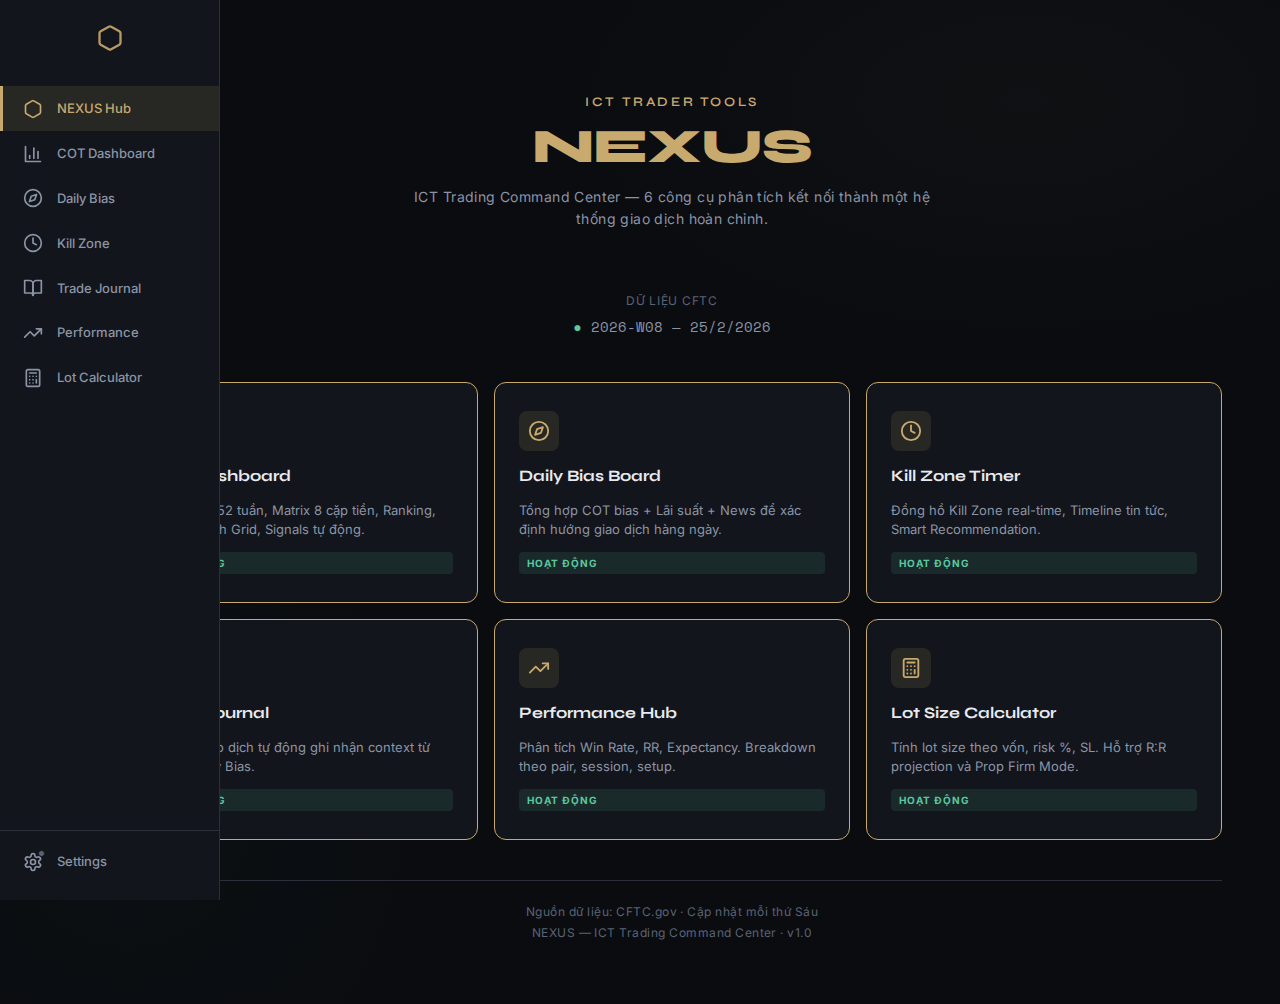
<file: index.html>
<!DOCTYPE html>
<html lang="vi">
<head>
  <meta charset="UTF-8">
  <meta name="viewport" content="width=device-width, initial-scale=1.0">
  <title>NEXUS — ICT Trading Command Center</title>
  <meta name="description" content="NEXUS: Hệ thống 5 công cụ phân tích trading — COT Dashboard, Daily Bias, Kill Zone Timer, Trade Journal, Performance Hub.">
  <link rel="preconnect" href="https://fonts.googleapis.com">
  <link rel="preconnect" href="https://fonts.gstatic.com" crossorigin>
  <link href="https://fonts.googleapis.com/css2?family=Inter:wght@400;500;600;700&family=Space+Mono:wght@400;700&family=Syne:wght@600;700;800&display=swap" rel="stylesheet">
  <link rel="stylesheet" href="shared/style.css">
  <style>
    /* Hub-specific styles */
    .hub-hero {
      text-align: center;
      padding: 60px 20px 40px;
    }
    .hub-hero .nx-brand { font-size: 13px; }
    .hub-hero .nx-title { font-size: clamp(32px, 5vw, 48px); }
    .hub-hero .nx-subtitle { font-size: 14px; max-width: 520px; margin: 12px auto 0; }

    .hub-tools {
      display: grid;
      grid-template-columns: repeat(auto-fit, minmax(280px, 1fr));
      gap: 16px;
      margin: 24px 0 40px;
    }
    .hub-tool-card {
      background: var(--bg-surface);
      border: 1px solid var(--border);
      border-radius: var(--r-lg);
      padding: 28px 24px;
      text-decoration: none;
      color: var(--text-primary);
      transition: border-color 0.2s, transform 0.15s, box-shadow 0.2s;
      display: flex;
      flex-direction: column;
      gap: 12px;
    }
    .hub-tool-card:hover {
      border-color: var(--border-bright);
      transform: translateY(-2px);
      box-shadow: var(--shadow-card);
    }
    .hub-tool-card.active { border-color: var(--accent); }
    .hub-tool-card.disabled {
      opacity: 0.35;
      cursor: not-allowed;
      pointer-events: none;
    }
    .hub-tool-icon {
      width: 40px;
      height: 40px;
      border-radius: var(--r-md);
      display: flex;
      align-items: center;
      justify-content: center;
      background: var(--accent-dim);
      color: var(--accent);
    }
    .hub-tool-icon svg { width: 22px; height: 22px; }
    .hub-tool-title {
      font-family: var(--font-display);
      font-size: 16px;
      font-weight: 700;
    }
    .hub-tool-desc {
      font-size: 13px;
      color: var(--text-secondary);
      line-height: 1.5;
    }
    .hub-tool-tag {
      display: inline-block;
      font-size: 10px;
      letter-spacing: 0.1em;
      text-transform: uppercase;
      font-weight: 700;
      padding: 3px 8px;
      border-radius: var(--r-sm);
    }
    .hub-tool-tag.ready { color: var(--bull); background: var(--bull-dim); }
    .hub-tool-tag.soon  { color: var(--text-muted); background: var(--bg-hover); }

    .hub-status {
      text-align: center;
      padding: 20px;
      margin-bottom: 20px;
    }
    .hub-status-label {
      font-size: 12px;
      color: var(--text-muted);
      letter-spacing: 0.06em;
      margin-bottom: 6px;
    }
    .hub-status-value {
      font-family: var(--font-mono);
      font-size: 14px;
      color: var(--text-secondary);
    }
    .hub-status-value .fresh { color: var(--bull); }
    .hub-status-value .stale { color: var(--warn); }
  </style>
</head>
<body>
<div class="nx-app">
  <div class="nx-main">
    <div class="nx-content">

      <!-- Hero -->
      <div class="hub-hero">
        <div class="nx-brand">ICT TRADER TOOLS</div>
        <h1 class="nx-title"><span class="hl">NEXUS</span></h1>
        <p class="nx-subtitle">ICT Trading Command Center — 6 công cụ phân tích kết nối thành một hệ thống giao dịch hoàn chỉnh.</p>
      </div>

      <!-- Data Status -->
      <div class="hub-status" id="dataStatus">
        <div class="hub-status-label">DỮ LIỆU CFTC</div>
        <div class="hub-status-value" id="dataStatusValue">Đang kiểm tra...</div>
      </div>

      <!-- Tool Cards -->
      <div class="hub-tools">
        <a href="cot/index.html" class="hub-tool-card active" id="cotCard">
          <div class="hub-tool-icon"></div>
          <div class="hub-tool-title">COT Dashboard</div>
          <div class="hub-tool-desc">COT Index 52 tuần, Matrix 8 cặp tiền, Ranking, Pair Strength Grid, Signals tự động.</div>
          <span class="hub-tool-tag ready">HOẠT ĐỘNG</span>
        </a>

        <a href="bias/index.html" class="hub-tool-card active">
          <div class="hub-tool-icon"></div>
          <div class="hub-tool-title">Daily Bias Board</div>
          <div class="hub-tool-desc">Tổng hợp COT bias + Lãi suất + News để xác định hướng giao dịch hàng ngày.</div>
          <span class="hub-tool-tag ready">HOẠT ĐỘNG</span>
        </a>

        <a href="killzone/index.html" class="hub-tool-card active">
          <div class="hub-tool-icon"></div>
          <div class="hub-tool-title">Kill Zone Timer</div>
          <div class="hub-tool-desc">Đồng hồ Kill Zone real-time, Timeline tin tức, Smart Recommendation.</div>
          <span class="hub-tool-tag ready">HOẠT ĐỘNG</span>
        </a>

        <a href="journal/index.html" class="hub-tool-card active">
          <div class="hub-tool-icon"></div>
          <div class="hub-tool-title">Trade Journal</div>
          <div class="hub-tool-desc">Nhật ký giao dịch tự động ghi nhận context từ COT + Daily Bias.</div>
          <span class="hub-tool-tag ready">HOẠT ĐỘNG</span>
        </a>

        <a href="performance/index.html" class="hub-tool-card active">
          <div class="hub-tool-icon"></div>
          <div class="hub-tool-title">Performance Hub</div>
          <div class="hub-tool-desc">Phân tích Win Rate, RR, Expectancy. Breakdown theo pair, session, setup.</div>
          <span class="hub-tool-tag ready">HOẠT ĐỘNG</span>
        </a>

        <a href="lotcalc/index.html" class="hub-tool-card active">
          <div class="hub-tool-icon"></div>
          <div class="hub-tool-title">Lot Size Calculator</div>
          <div class="hub-tool-desc">Tính lot size theo vốn, risk %, SL. Hỗ trợ R:R projection và Prop Firm Mode.</div>
          <span class="hub-tool-tag ready">HOẠT ĐỘNG</span>
        </a>
      </div>

      <!-- Footer -->
      <footer class="nx-footer">
        Nguồn dữ liệu: CFTC.gov · Cập nhật mỗi thứ Sáu<br>
        NEXUS — ICT Trading Command Center · v1.0
      </footer>

    </div>
  </div>
</div>

<script src="shared/utils.js"></script>
<script src="shared/store.js"></script>
<script src="shared/crypto.js"></script>
<script src="shared/sync.js"></script>
<script src="shared/nav.js"></script>
<script>
  // Inject icons into tool cards
  const cardIcons = [SVG_ICONS.barChart, SVG_ICONS.compass, SVG_ICONS.clock, SVG_ICONS.bookOpen, SVG_ICONS.trendingUp, SVG_ICONS.calculator];
  document.querySelectorAll('.hub-tool-icon').forEach((el, i) => {
    if (cardIcons[i]) el.innerHTML = cardIcons[i];
  });

  // Check data freshness
  (function checkData() {
    const el = document.getElementById('dataStatusValue');
    const cached = Store.get(Store.KEYS.MATRIX_CACHE);
    if (cached && cached.timestamp) {
      const d = new Date(cached.timestamp);
      const age = (Date.now() - d.getTime()) / (1000 * 60 * 60);
      if (age < 168) { // < 7 days
        el.innerHTML = `<span class="fresh">●</span> Tuần ${cached.weekLabel || '?'} — cập nhật ${d.toLocaleDateString('vi-VN')} lúc ${d.toLocaleTimeString('vi-VN', {hour:'2-digit',minute:'2-digit'})}`;
      } else {
        el.innerHTML = `<span class="stale">●</span> Dữ liệu cũ (${Math.floor(age/24)} ngày trước) — Cần cập nhật`;
      }
    } else {
      // Try fetching cot-latest.json
      fetch('data/cot-latest.json').then(r => r.json()).then(data => {
        if (data && data.meta) {
          const d = new Date(data.meta.fetchedAt);
          el.innerHTML = `<span class="fresh">●</span> ${data.meta.weekLabel} — ${d.toLocaleDateString('vi-VN')}`;
        } else {
          el.textContent = 'Chưa có dữ liệu. Vào COT Dashboard để tải.';
        }
      }).catch(() => {
        el.textContent = 'Chưa có dữ liệu. Vào COT Dashboard để tải.';
      });
    }
  })();
</script>
</body>
</html>
</file>
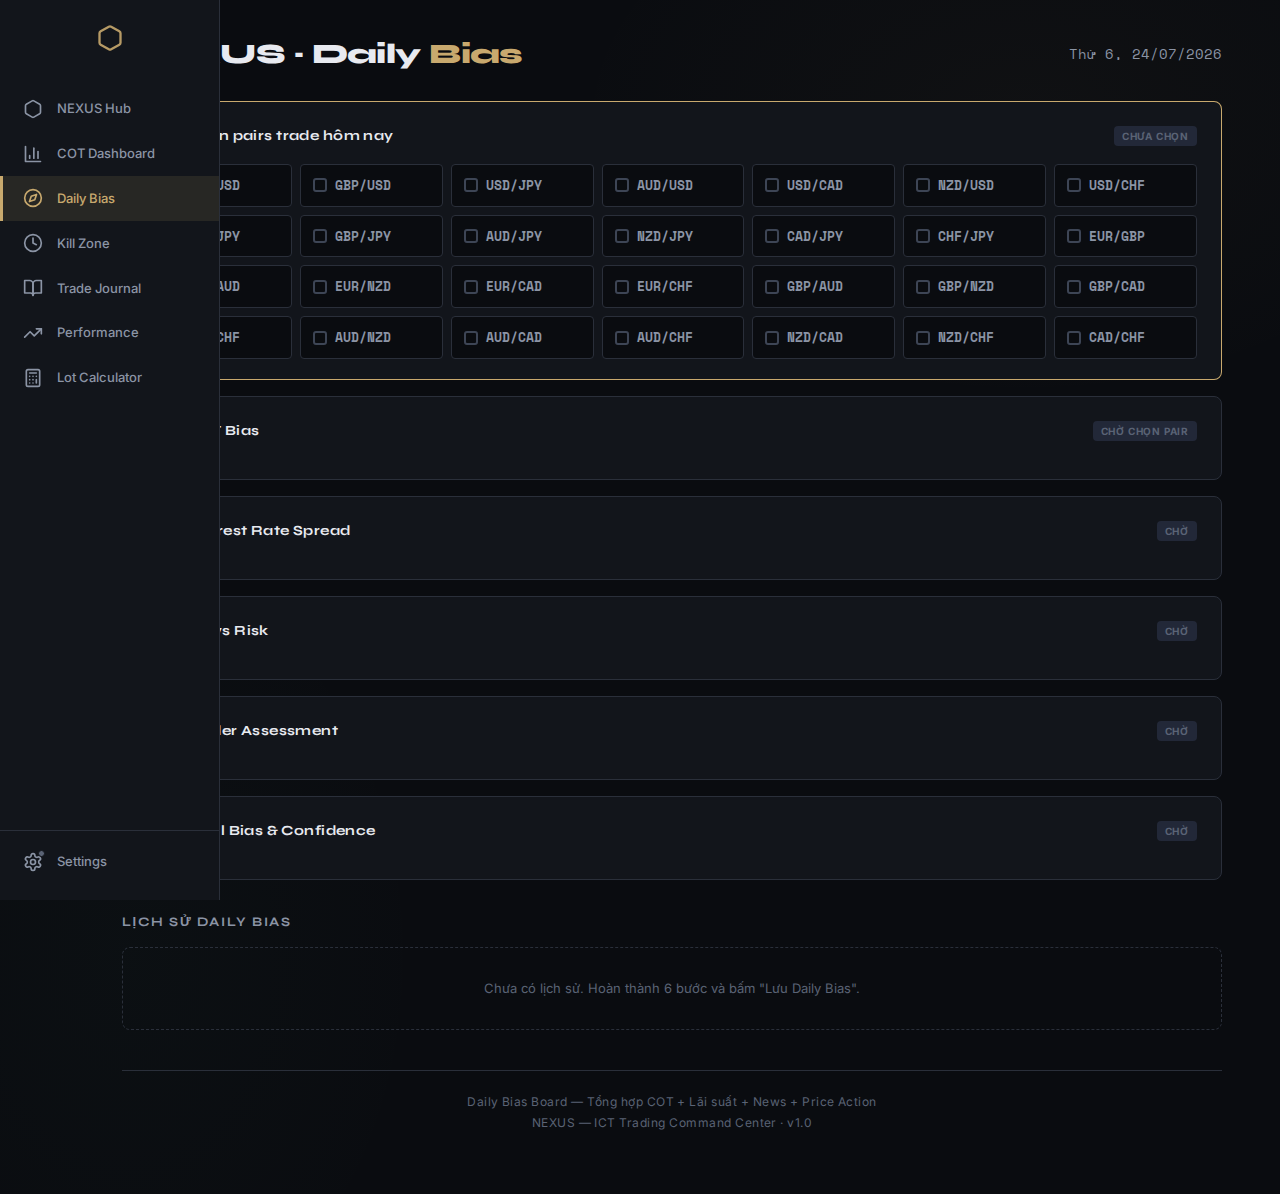
<file: bias/index.html>
<!DOCTYPE html>
<html lang="vi">
<head>
<meta charset="UTF-8">
<meta name="viewport" content="width=device-width, initial-scale=1.0">
<title>NEXUS — Daily Bias Board</title>
<meta name="description" content="NEXUS Daily Bias Board — Xác định hướng giao dịch hàng ngày qua 6 bước: COT Bias, Rate Spread, News Risk, Assessment, Final Bias.">
<link rel="preconnect" href="https://fonts.googleapis.com">
<link rel="preconnect" href="https://fonts.gstatic.com" crossorigin>
<link href="https://fonts.googleapis.com/css2?family=Inter:wght@400;500;600;700&family=Space+Mono:wght@400;700&family=Syne:wght@600;700;800&display=swap" rel="stylesheet">
<link rel="stylesheet" href="../shared/style.css">
<style>
/* ── Daily Bias page-specific styles ── */

/* ── Header ── */
.db-header {
  display: flex; align-items: center; justify-content: space-between;
  margin-bottom: 24px; flex-wrap: wrap; gap: 12px;
}
.db-header h1 {
  font-family: var(--font-display); font-size: 28px; font-weight: 800;
  letter-spacing: -0.02em; color: var(--text-primary);
}
.db-header h1 span { color: var(--accent); }
.db-date {
  font-family: var(--font-mono); font-size: 14px; color: var(--text-secondary);
}

/* ── Steps ── */
.db-step {
  background: var(--bg-surface); border: 1px solid var(--border); border-radius: var(--r-md);
  padding: 20px 24px; margin-bottom: 16px; transition: border-color 0.2s;
}
.db-step.completed { border-color: rgba(92,200,160,0.3); }
.db-step.active { border-color: var(--accent); border-left: 3px solid var(--accent); }

.db-step-header {
  display: flex; align-items: center; gap: 10px; margin-bottom: 14px;
  cursor: pointer; user-select: none;
}
.db-step-num {
  width: 28px; height: 28px; border-radius: 50%;
  display: flex; align-items: center; justify-content: center;
  font-family: var(--font-display); font-weight: 800; font-size: 13px;
  flex-shrink: 0;
  background: var(--bg-elevated); color: var(--text-muted); border: 1px solid var(--border);
  transition: all 0.2s;
}
.db-step.completed .db-step-num { background: var(--bull); color: var(--bg-primary); border-color: var(--bull); }
.db-step.active .db-step-num { background: var(--accent); color: var(--bg-primary); border-color: var(--accent); }

.db-step-title {
  font-family: var(--font-display); font-size: 14px; font-weight: 700;
  color: var(--text-primary); letter-spacing: 0.03em;
}
.db-step-status {
  margin-left: auto; font-size: 10px; font-weight: 700; letter-spacing: 0.08em;
  padding: 2px 8px; border-radius: var(--r-sm); text-transform: uppercase;
}
.db-step-status.done { color: var(--bull); background: var(--bull-dim); }
.db-step-status.auto { color: var(--accent); background: var(--accent-dim); }
.db-step-status.pending { color: var(--text-muted); background: var(--bg-hover); }

/* .db-step-body has no base styles — collapsed state hides content */
.db-step-body.collapsed { display: none; }

/* ── Pair Selector (Step 1) ── */
.db-pair-grid {
  display: grid; grid-template-columns: repeat(auto-fill, minmax(130px, 1fr));
  gap: 8px;
}
.db-pair-chip {
  display: flex; align-items: center; gap: 8px;
  background: var(--bg-primary); border: 1px solid var(--border); border-radius: var(--r-sm);
  padding: 10px 12px; cursor: pointer; transition: all 0.2s;
  font-family: var(--font-mono); font-size: 13px; font-weight: 700;
  color: var(--text-secondary);
}
.db-pair-chip:hover { border-color: var(--border-bright); color: var(--text-primary); }
.db-pair-chip.selected {
  border-color: var(--accent); color: var(--accent); background: var(--accent-dim);
}
.db-pair-chip .check { width: 14px; height: 14px; border-radius: 3px; border: 2px solid var(--border-bright); flex-shrink: 0; }
.db-pair-chip.selected .check { background: var(--accent); border-color: var(--accent); }
.db-pair-chip.recommended { border-color: rgba(200, 169, 110, 0.4); }
.db-pair-chip.recommended:hover { border-color: var(--accent); }

/* ── COT Bias Display (Step 2) ── */
.db-cot-grid {
  display: grid; grid-template-columns: repeat(auto-fill, minmax(200px, 1fr));
  gap: 10px;
}
.db-cot-card {
  background: var(--bg-primary); border: 1px solid var(--border); border-radius: var(--r-sm);
  padding: 12px 14px; text-align: center;
}
.db-cot-pair { font-family: var(--font-display); font-weight: 700; font-size: 14px; margin-bottom: 4px; }
.db-cot-index { font-family: var(--font-mono); font-size: 22px; font-weight: 700; }
.db-cot-label { font-size: 10px; font-weight: 700; letter-spacing: 0.08em; text-transform: uppercase; margin-top: 3px; }
.db-cot-bias {
  display: inline-block; padding: 2px 8px; border-radius: var(--r-sm);
  font-size: 11px; font-weight: 700; letter-spacing: 0.06em; margin-top: 6px;
}

/* ── Rate Table (Step 3) ── */
.db-rate-table { width: 100%; border-collapse: collapse; font-size: 13px; }
.db-rate-table th {
  padding: 8px 10px; text-align: left; font-size: 11px; font-weight: 500;
  letter-spacing: 0.08em; text-transform: uppercase; color: var(--text-secondary);
  border-bottom: 2px solid var(--border-bright); font-family: var(--font-body);
}
.db-rate-table td {
  padding: 8px 10px; border-bottom: 1px solid var(--border); vertical-align: middle;
}
.db-rate-table tr:last-child td { border-bottom: none; }
.db-rate-input {
  width: 70px; background: var(--bg-primary); border: 1px solid var(--border);
  color: var(--text-primary); font-family: var(--font-mono); font-size: 13px;
  padding: 4px 6px; border-radius: var(--r-sm); text-align: center;
  outline: none; transition: border-color 0.2s;
}
.db-rate-input:focus { border-color: var(--accent); }
.db-spread-cell { font-weight: 700; font-family: var(--font-mono); }
.db-spread-pos { color: var(--bull); }
.db-spread-neg { color: var(--bear); }

/* ── News Risk (Step 4) ── */
.db-news-list { display: flex; flex-direction: column; gap: 6px; }
.db-news-item {
  display: flex; align-items: center; gap: 8px; padding: 8px 10px;
  background: var(--bg-primary); border: 1px solid var(--border); border-radius: var(--r-sm);
  font-size: 12px;
}
.db-news-impact {
  width: 8px; height: 8px; border-radius: 50%; flex-shrink: 0;
}
.db-news-impact.high { background: var(--bear); box-shadow: 0 0 4px var(--bear); }
.db-news-impact.medium { background: var(--warn); }
.db-news-impact.low { background: var(--text-muted); }
.db-news-currency { font-weight: 700; color: var(--accent); font-family: var(--font-display); font-size: 11px; }
.db-news-time { font-family: var(--font-mono); color: var(--text-muted); font-size: 11px; }
.db-news-title { color: var(--text-primary); }

/* ── Assessment (Step 5) ── */
.db-assess-tabs {
  display: flex; gap: 4px; margin-bottom: 14px; flex-wrap: wrap;
}
.db-assess-tab {
  padding: 6px 14px; border-radius: var(--r-sm); font-family: var(--font-mono);
  font-size: 12px; font-weight: 700; cursor: pointer; transition: all 0.2s;
  border: 1px solid var(--border); background: var(--bg-primary); color: var(--text-muted);
  position: relative;
}
.db-assess-tab:hover { border-color: var(--border-bright); color: var(--text-primary); }
.db-assess-tab.active { border-color: var(--accent); color: var(--accent); background: var(--accent-dim); }
.db-assess-tab .tab-dot {
  width: 6px; height: 6px; border-radius: 50%; display: inline-block; margin-left: 6px;
}
.db-assess-tab .tab-dot.filled { background: var(--bull); }
.db-assess-tab .tab-dot.empty { background: var(--border); }
.db-assess-grid { display: grid; grid-template-columns: 1fr 1fr; gap: 12px; }
.db-assess-field { display: flex; flex-direction: column; gap: 4px; }
.db-assess-field.full { grid-column: 1 / -1; }
.db-assess-field label {
  font-size: 11px; color: var(--text-secondary); letter-spacing: 0.04em;
}
.db-assess-field select, .db-assess-field input, .db-assess-field textarea {
  background: var(--bg-primary); border: 1px solid var(--border-bright); color: var(--text-primary);
  font-family: var(--font-mono); font-size: 13px; padding: 8px 10px;
  border-radius: var(--r-sm); outline: none; transition: border-color 0.2s;
}
.db-assess-field select:focus, .db-assess-field input:focus, .db-assess-field textarea:focus {
  border-color: var(--accent);
}
.db-assess-field textarea { min-height: 60px; resize: vertical; }
.db-assess-hint {
  font-size: 11px; color: var(--text-muted); padding: 6px 10px; margin-top: 4px;
  background: var(--bg-elevated); border-radius: var(--r-sm); border-left: 2px solid var(--accent);
  line-height: 1.5;
}
.db-assess-hint .hint-bias {
  font-weight: 700; letter-spacing: 0.04em; font-size: 10px;
}
.db-assess-hint .hint-bias.bull { color: var(--bull); }
.db-assess-hint .hint-bias.bear { color: var(--bear); }
.db-assess-hint .hint-bias.neutral { color: var(--text-muted); }

/* ── Final Bias (Step 6) ── */
.db-final-grid {
  display: grid; grid-template-columns: repeat(auto-fill, minmax(280px, 1fr));
  gap: 14px; margin-bottom: 24px;
}
.db-final-card {
  background: var(--bg-surface); border: 1px solid var(--border); border-radius: var(--r-lg);
  padding: 18px 20px; transition: border-color 0.3s, box-shadow 0.3s;
  position: relative; overflow: hidden;
}
.db-final-card::before {
  content: ''; position: absolute; top: 0; left: 0; right: 0; height: 2px;
  background: var(--border); transition: background 0.3s;
}
.db-final-card.bias-long::before { background: linear-gradient(90deg, var(--bull), rgba(92,200,160,0.3)); }
.db-final-card.bias-short::before { background: linear-gradient(90deg, var(--bear), rgba(224,92,92,0.3)); }
.db-final-card.bias-neutral::before { background: linear-gradient(90deg, var(--neutral), rgba(136,153,187,0.3)); }
.db-final-card.bias-long { border-color: rgba(92,200,160,0.25); box-shadow: 0 0 20px rgba(92,200,160,0.06); }
.db-final-card.bias-short { border-color: rgba(224,92,92,0.25); box-shadow: 0 0 20px rgba(224,92,92,0.06); }
.db-final-card.bias-neutral { border-color: rgba(136,153,187,0.2); }

.db-final-head {
  display: flex; align-items: center; justify-content: space-between;
  margin-bottom: 14px;
}
.db-final-pair {
  font-family: var(--font-display); font-weight: 800; font-size: 16px;
  color: var(--text-primary); letter-spacing: 0.02em;
}
.db-final-badge {
  font-size: 10px; font-weight: 700; letter-spacing: 0.08em;
  padding: 3px 10px; border-radius: var(--r-sm); text-transform: uppercase;
}

/* Source signals summary */
.db-final-sources {
  display: flex; gap: 6px; margin-bottom: 14px; flex-wrap: wrap;
}
.db-source-chip {
  display: inline-flex; align-items: center; gap: 5px;
  font-size: 10px; font-weight: 600; letter-spacing: 0.04em;
  padding: 3px 9px; border-radius: 20px;
  background: var(--bg-elevated); border: 1px solid var(--border);
  color: var(--text-muted); text-transform: uppercase;
}
.db-source-chip .src-dot {
  width: 6px; height: 6px; border-radius: 50%; flex-shrink: 0;
}
.db-source-chip.src-long .src-dot { background: var(--bull); box-shadow: 0 0 4px var(--bull); }
.db-source-chip.src-short .src-dot { background: var(--bear); box-shadow: 0 0 4px var(--bear); }
.db-source-chip.src-neutral .src-dot { background: var(--text-muted); }
.db-source-chip.src-none .src-dot { background: var(--border); }
.db-source-chip.src-long { color: var(--bull); border-color: rgba(92,200,160,0.2); }
.db-source-chip.src-short { color: var(--bear); border-color: rgba(224,92,92,0.2); }

/* Bias selection buttons */
.db-bias-btns {
  display: grid; grid-template-columns: 1fr 1fr 1fr; gap: 8px; margin-bottom: 12px;
}
.db-bias-btn {
  padding: 10px 0; border-radius: 6px; font-size: 12px;
  font-family: var(--font-display); font-weight: 700; letter-spacing: 0.06em;
  cursor: pointer; transition: all 0.25s; border: 1.5px solid var(--border);
  background: var(--bg-primary); color: var(--text-muted);
  display: flex; align-items: center; justify-content: center; gap: 6px;
  text-transform: uppercase;
}
.db-bias-btn:hover { border-color: var(--border-bright); color: var(--text-primary); background: var(--bg-elevated); }
.db-bias-btn.long.selected {
  background: rgba(92,200,160,0.15); color: var(--bull); border-color: var(--bull);
  box-shadow: 0 0 12px rgba(92,200,160,0.1), inset 0 0 12px rgba(92,200,160,0.05);
}
.db-bias-btn.neutral.selected {
  background: rgba(136,153,187,0.1); color: var(--neutral); border-color: var(--neutral);
  box-shadow: 0 0 12px rgba(136,153,187,0.08);
}
.db-bias-btn.short.selected {
  background: rgba(224,92,92,0.15); color: var(--bear); border-color: var(--bear);
  box-shadow: 0 0 12px rgba(224,92,92,0.1), inset 0 0 12px rgba(224,92,92,0.05);
}
.db-bias-btn svg { width: 14px; height: 14px; }

/* Per-pair mini confidence */
.db-pair-conf {
  display: flex; align-items: center; gap: 8px; margin-top: 4px;
}
.db-pair-conf-bar {
  flex: 1; height: 3px; background: var(--border); border-radius: 2px; overflow: hidden;
}
.db-pair-conf-fill {
  height: 100%; border-radius: 2px; transition: width 0.4s ease, background 0.4s;
}
.db-pair-conf-pct {
  font-family: var(--font-mono); font-size: 11px; font-weight: 700;
  min-width: 36px; text-align: right;
}

/* Overall Confidence Meter */
.db-confidence { margin-top: 24px; }
.db-conf-overview {
  background: var(--bg-surface); border: 1px solid var(--border); border-radius: var(--r-lg);
  padding: 20px 24px; display: flex; align-items: center; gap: 24px;
}
.db-conf-score {
  display: flex; flex-direction: column; align-items: center; min-width: 80px;
}
.db-conf-pct {
  font-family: var(--font-mono); font-size: 36px; font-weight: 700;
  line-height: 1; letter-spacing: -0.02em;
}
.db-conf-tier {
  font-family: var(--font-display); font-size: 11px; font-weight: 700;
  letter-spacing: 0.1em; text-transform: uppercase; margin-top: 4px;
}
.db-conf-detail { flex: 1; display: flex; flex-direction: column; gap: 8px; }
.db-conf-meter {
  display: flex; align-items: center; gap: 0;
}
.db-conf-bar {
  flex: 1; height: 8px; background: var(--border); border-radius: 4px; overflow: hidden;
}
.db-conf-fill {
  height: 100%; border-radius: 4px; transition: width 0.5s cubic-bezier(0.4, 0, 0.2, 1), background 0.4s;
}
.db-conf-label {
  font-family: var(--font-display); font-weight: 700; font-size: 13px;
  letter-spacing: 0.06em; min-width: 60px; display: none;
}
.db-conf-breakdown {
  display: flex; gap: 16px; flex-wrap: wrap;
}
.db-conf-src {
  font-size: 11px; color: var(--text-muted); display: flex; align-items: center; gap: 4px;
}
.db-conf-src .csrc-dot {
  width: 5px; height: 5px; border-radius: 50%;
}
.db-conf-src.aligned .csrc-dot { background: var(--bull); }
.db-conf-src.misaligned .csrc-dot { background: var(--bear); }
.db-conf-src.partial .csrc-dot { background: var(--warn); }

/* ── History ── */
.db-history-item {
  background: var(--bg-surface); border: 1px solid var(--border); border-radius: var(--r-sm);
  padding: 12px 16px; margin-bottom: 8px;
}
.db-history-head {
  display: flex; align-items: center; justify-content: space-between;
  margin-bottom: 6px;
}
.db-history-date { font-family: var(--font-mono); font-size: 13px; font-weight: 700; color: var(--text-primary); }
.db-history-conf { font-size: 11px; font-weight: 700; }
.db-history-pairs { display: flex; flex-wrap: wrap; gap: 6px; }
.db-history-bias {
  font-size: 11px; font-weight: 700; letter-spacing: 0.04em; padding: 2px 8px;
  border-radius: var(--r-sm);
}

/* ── Auto-fill badge ── */
.db-auto-badge {
  display: inline-flex; align-items: center; gap: 4px;
  font-size: 10px; color: var(--accent); background: var(--accent-dim);
  padding: 2px 8px; border-radius: var(--r-sm); letter-spacing: 0.04em;
  font-weight: 700; border: 1px solid rgba(200,169,110,0.2);
}

/* ── Empty ── */
.db-empty {
  text-align: center; padding: 30px 20px; color: var(--text-muted);
  font-size: 13px; border: 1px dashed var(--border); border-radius: var(--r-md);
}

@media (max-width: 600px) {
  .db-header { flex-direction: column; align-items: flex-start; }
  .db-assess-grid { grid-template-columns: 1fr; }
  .db-pair-grid { grid-template-columns: repeat(auto-fill, minmax(100px, 1fr)); }
  .db-final-grid { grid-template-columns: 1fr; }
  .db-conf-overview { flex-direction: column; text-align: center; }
}
</style>
</head>
<body>
<div class="nx-app">
  <div class="nx-main">
    <div class="nx-content">

  <div class="db-header">
    <h1><a href="../" style="color:inherit;text-decoration:none">NEXUS</a> · Daily <span>Bias</span></h1>
    <div>
      <div class="db-date" id="todayDate">—</div>
    </div>
  </div>

  <!-- Steps Container -->
  <div id="stepsContainer">

    <!-- STEP 1: Chọn pairs -->
    <div class="db-step active" id="step1">
      <div class="db-step-header" onclick="toggleStep(1)">
        <div class="db-step-num">1</div>
        <div class="db-step-title">Chọn pairs trade hôm nay</div>
        <span class="db-step-status pending" id="step1Status">CHƯA CHỌN</span>
      </div>
      <div class="db-step-body" id="step1Body">
        <div class="db-pair-grid" id="pairGrid"></div>
      </div>
    </div>

    <!-- STEP 2: COT Bias -->
    <div class="db-step" id="step2">
      <div class="db-step-header" onclick="toggleStep(2)">
        <div class="db-step-num">2</div>
        <div class="db-step-title">COT Bias</div>
        <span class="db-step-status pending" id="step2Status">CHỜ CHỌN PAIR</span>
      </div>
      <div class="db-step-body collapsed" id="step2Body">
        <div id="cotBiasContent"></div>
      </div>
    </div>

    <!-- STEP 3: Rate Spread -->
    <div class="db-step" id="step3">
      <div class="db-step-header" onclick="toggleStep(3)">
        <div class="db-step-num">3</div>
        <div class="db-step-title">Interest Rate Spread</div>
        <span class="db-step-status pending" id="step3Status">CHỜ</span>
      </div>
      <div class="db-step-body collapsed" id="step3Body">
        <div id="rateContent"></div>
      </div>
    </div>

    <!-- STEP 4: News Risk -->
    <div class="db-step" id="step4">
      <div class="db-step-header" onclick="toggleStep(4)">
        <div class="db-step-num">4</div>
        <div class="db-step-title">News Risk</div>
        <span class="db-step-status pending" id="step4Status">CHỜ</span>
      </div>
      <div class="db-step-body collapsed" id="step4Body">
        <div id="newsRiskContent"></div>
      </div>
    </div>

    <!-- STEP 5: Trader Assessment -->
    <div class="db-step" id="step5">
      <div class="db-step-header" onclick="toggleStep(5)">
        <div class="db-step-num">5</div>
        <div class="db-step-title">Trader Assessment</div>
        <span class="db-step-status pending" id="step5Status">CHỜ</span>
      </div>
      <div class="db-step-body collapsed" id="step5Body">
        <div id="assessContent"></div>
      </div>
    </div>

    <!-- STEP 6: Final Bias -->
    <div class="db-step" id="step6">
      <div class="db-step-header" onclick="toggleStep(6)">
        <div class="db-step-num">6</div>
        <div class="db-step-title">Final Bias & Confidence</div>
        <span class="db-step-status pending" id="step6Status">CHỜ</span>
      </div>
      <div class="db-step-body collapsed" id="step6Body">
        <div id="finalBiasContent"></div>
        <div class="db-confidence" id="confidenceSection" style="display:none">
          <div class="db-conf-overview">
            <div class="db-conf-score">
              <div class="db-conf-pct" id="confPct">0%</div>
              <div class="db-conf-tier" id="confTier">—</div>
            </div>
            <div class="db-conf-detail">
              <div class="db-conf-meter">
                <div class="db-conf-bar"><div class="db-conf-fill" id="confFill"></div></div>
                <span class="db-conf-label" id="confLabel">—</span>
              </div>
              <div class="db-conf-breakdown" id="confBreakdown"></div>
            </div>
          </div>
        </div>
        <div style="margin-top:20px; display:flex; gap:10px; flex-wrap:wrap; align-items:center">
          <button class="nx-btn nx-btn-primary" onclick="saveDailyBias()">Lưu Daily Bias</button>
          <button class="nx-btn nx-btn-ghost" onclick="resetAll()">Reset</button>
          <span id="saveStatus" style="font-size:11px; color:var(--text-muted); font-family:var(--font-mono);"></span>
        </div>
      </div>
    </div>

  </div>

  <!-- History -->
  <div style="margin-top:32px">
    <h2 class="nx-section-title">LỊCH SỬ DAILY BIAS</h2>
    <div id="biasHistory"></div>
  </div>

  <!-- Footer -->
  <footer class="nx-footer">
    Daily Bias Board — Tổng hợp COT + Lãi suất + News + Price Action<br>
    NEXUS — ICT Trading Command Center · v1.0
  </footer>

    </div>
  </div>
</div>

<script src="../shared/utils.js"></script>
<script src="../shared/store.js"></script>
<script src="../shared/crypto.js"></script>
<script src="../shared/sync.js"></script>
<script src="../shared/nav.js"></script>
<script>
// ═══════════════════════════════════════════════════
//  STATE
// ═══════════════════════════════════════════════════
let selectedPairs = [];     // Step 1
let cotBiasData = {};       // Step 2: { pair: { base, quote, baseBias, quoteBias, ... } }
let finalBiases = {};       // Step 6: { 'EUR/JPY': 'LONG' | 'SHORT' | 'NEUTRAL' }
let assessmentData = {};    // Step 5: { 'EUR/USD': { candle, zone, pdh, pdl, asianH, asianL, notes }, ... }
let currentAssessPair = null; // Currently active tab in Step 5

// ═══════════════════════════════════════════════════
//  INTEREST RATES — Hardcode 8 NHTW (update manually ~8 times/year)
// ═══════════════════════════════════════════════════
const CENTRAL_BANK_RATES = {
  EUR: { rate: 2.65, bank: 'ECB', updated: '2025-01' },
  GBP: { rate: 4.50, bank: 'BoE', updated: '2025-02' },
  USD: { rate: 4.50, bank: 'FED', updated: '2025-01' },
  JPY: { rate: 0.50, bank: 'BOJ', updated: '2025-01' },
  AUD: { rate: 4.10, bank: 'RBA', updated: '2025-02' },
  CAD: { rate: 3.00, bank: 'BoC', updated: '2025-01' },
  CHF: { rate: 0.50, bank: 'SNB', updated: '2024-12' },
  NZD: { rate: 3.75, bank: 'RBNZ', updated: '2025-02' },
};

// Allow user overrides stored in localStorage
function getRates() {
  const saved = Store.get('nexus_rates');
  const rates = { ...CENTRAL_BANK_RATES };
  if (saved) {
    for (const [k, v] of Object.entries(saved)) {
      if (rates[k] && v.rate !== undefined) rates[k] = { ...rates[k], rate: v.rate };
    }
  }
  return rates;
}

function saveRateOverride(currency, newRate) {
  const saved = Store.get('nexus_rates') || {};
  saved[currency] = { rate: newRate };
  Store.set('nexus_rates', saved);
}

// ═══════════════════════════════════════════════════
//  COMMON PAIRS LIST
// ═══════════════════════════════════════════════════
const TRADEABLE_PAIRS = [
  'EUR/USD', 'GBP/USD', 'USD/JPY', 'AUD/USD', 'USD/CAD', 'NZD/USD', 'USD/CHF',
  'EUR/JPY', 'GBP/JPY', 'AUD/JPY', 'NZD/JPY', 'CAD/JPY', 'CHF/JPY',
  'EUR/GBP', 'EUR/AUD', 'EUR/NZD', 'EUR/CAD', 'EUR/CHF',
  'GBP/AUD', 'GBP/NZD', 'GBP/CAD', 'GBP/CHF',
  'AUD/NZD', 'AUD/CAD', 'AUD/CHF', 'NZD/CAD', 'NZD/CHF', 'CAD/CHF'
];

// ═══════════════════════════════════════════════════
//  STEP 1: Pair Selection
// ═══════════════════════════════════════════════════
function renderStep1() {
  const grid = document.getElementById('pairGrid');
  const weeklyBias = Store.get('nexus_weekly_bias');
  const rec = (weeklyBias && weeklyBias.recommended_pairs) ? weeklyBias.recommended_pairs : [];

  grid.innerHTML = TRADEABLE_PAIRS.map(pair => {
    const sel = selectedPairs.includes(pair);
    const isRec = rec.includes(pair);
    return `<div class="db-pair-chip ${sel ? 'selected' : ''} ${isRec ? 'recommended' : ''}" onclick="togglePair('${pair}')">
      <div class="check"></div>
      ${pair}
      ${isRec ? `<span title="COT Recommended" style="margin-left:auto;color:var(--accent);font-size:12px">${SVG_ICONS.starFull}</span>` : ''}
    </div>`;
  }).join('');
  updateStep1Status();
}

function togglePair(pair) {
  const idx = selectedPairs.indexOf(pair);
  if (idx >= 0) selectedPairs.splice(idx, 1);
  else selectedPairs.push(pair);
  renderStep1();
  // Always render to handle empty state gracefully
  renderStep2();
  renderStep3();
  renderStep4();
  renderStep5();
  renderStep6();
}

function updateStep1Status() {
  const status = document.getElementById('step1Status');
  if (selectedPairs.length > 0) {
    status.textContent = `${selectedPairs.length} PAIRS`;
    status.className = 'db-step-status done';
    document.getElementById('step1').classList.add('completed');
    document.getElementById('step1').classList.remove('active');
  } else {
    status.textContent = 'CHƯA CHỌN';
    status.className = 'db-step-status pending';
    document.getElementById('step1').classList.remove('completed');
    document.getElementById('step1').classList.add('active');
  }
}

// ═══════════════════════════════════════════════════
//  STEP 2: COT Bias (auto from Tool 1)
// ═══════════════════════════════════════════════════
function renderStep2() {
  const content = document.getElementById('cotBiasContent');
  const status = document.getElementById('step2Status');
  const step = document.getElementById('step2');
  const body = document.getElementById('step2Body');

  if (!selectedPairs.length) {
    content.innerHTML = '<div class="db-empty">Chọn pairs ở Step 1 trước.</div>';
    status.textContent = 'CHỜ CHỌN PAIR';
    status.className = 'db-step-status pending';
    body.classList.add('collapsed');
    step.classList.remove('completed');
    return;
  }

  // Load weekly bias from COT Dashboard
  const weeklyBias = Store.get('nexus_weekly_bias');
  const hasBias = weeklyBias && weeklyBias.pairs && weeklyBias.pairs.length > 0;

  if (hasBias) {
    content.innerHTML = `<div class="db-auto-badge" style="margin-bottom:12px">Auto-fill từ Weekly Bias — ${weeklyBias.weekLabel || ''}</div>`;
  } else {
    content.innerHTML = `<div style="display:flex;align-items:center;gap:4px;font-size:12px;color:var(--warn);margin-bottom:10px">${SVG_ICONS.alertTriangle} Chưa có Weekly Bias. Vào COT Dashboard → Lock Weekly Bias trước.</div>`;
  }

  const biasMap = {};
  if (hasBias) {
    weeklyBias.pairs.forEach(p => { biasMap[p.pair] = p; });
  }

  // For each selected pair, show COT bias of both currencies
  const cards = selectedPairs.map(pair => {
    const [base, quote] = pair.split('/');
    const baseBias = biasMap[base];
    const quoteBias = biasMap[quote];

    cotBiasData[pair] = { base, quote, baseBias, quoteBias };

    let biasDirection = 'NEUTRAL';
    if (baseBias && quoteBias) {
      const baseIdx = baseBias.cotIndex;
      const quoteIdx = quoteBias.cotIndex;
      if (baseIdx >= 60 && quoteIdx <= 40) biasDirection = 'LONG';
      else if (baseIdx <= 40 && quoteIdx >= 60) biasDirection = 'SHORT';
      else if (baseIdx > quoteIdx + 15) biasDirection = 'LONG';
      else if (quoteIdx > baseIdx + 15) biasDirection = 'SHORT';
    }

    const biasColor = biasDirection === 'LONG' ? 'var(--bull)' : biasDirection === 'SHORT' ? 'var(--bear)' : 'var(--text-muted)';
    const biasBg = biasDirection === 'LONG' ? 'var(--bull-dim)' : biasDirection === 'SHORT' ? 'var(--bear-dim)' : 'var(--bg-hover)';

    return `<div class="db-cot-card">
      <div class="db-cot-pair">${pair}</div>
      <div style="display:flex; justify-content:center; gap:20px; margin:8px 0;">
        <div>
          <div style="font-size:11px;color:var(--text-muted)">${base}</div>
          <div class="db-cot-index" style="color:${baseBias ? getZone(baseBias.cotIndex).color : 'var(--text-muted)'}">${baseBias ? baseBias.cotIndex.toFixed(1) : '—'}</div>
          <div class="db-cot-label" style="color:${baseBias ? getZone(baseBias.cotIndex).color : 'var(--text-muted)'}">${baseBias ? baseBias.label : 'N/A'}</div>
        </div>
        <div style="display:flex;align-items:center;color:var(--text-muted);font-size:11px">vs</div>
        <div>
          <div style="font-size:11px;color:var(--text-muted)">${quote}</div>
          <div class="db-cot-index" style="color:${quoteBias ? getZone(quoteBias.cotIndex).color : 'var(--text-muted)'}">${quoteBias ? quoteBias.cotIndex.toFixed(1) : '—'}</div>
          <div class="db-cot-label" style="color:${quoteBias ? getZone(quoteBias.cotIndex).color : 'var(--text-muted)'}">${quoteBias ? quoteBias.label : 'N/A'}</div>
        </div>
      </div>
      <span class="db-cot-bias" style="color:${biasColor};background:${biasBg}">COT: ${biasDirection}</span>
    </div>`;
  });

  content.innerHTML += `<div class="db-cot-grid">${cards.join('')}</div>`;
  body.classList.remove('collapsed');
  status.textContent = hasBias ? 'AUTO' : 'THIẾU DỮ LIỆU';
  status.className = hasBias ? 'db-step-status auto' : 'db-step-status pending';
  if (hasBias) step.classList.add('completed');
}

// ═══════════════════════════════════════════════════
//  STEP 3: Interest Rate Spread
// ═══════════════════════════════════════════════════
function renderStep3() {
  const content = document.getElementById('rateContent');
  const status = document.getElementById('step3Status');
  const body = document.getElementById('step3Body');

  if (!selectedPairs.length) {
    content.innerHTML = '';
    status.textContent = 'CHỜ';
    status.className = 'db-step-status pending';
    document.getElementById('step3').classList.remove('completed');
    body.classList.add('collapsed');
    return;
  }

  const rates = getRates();

  // Get unique currencies from selected pairs
  const currencies = [...new Set(selectedPairs.flatMap(p => p.split('/')))];

  // Rate editor table
  let rateTable = `<div style="margin-bottom:16px">
    <div class="db-auto-badge" style="margin-bottom:10px">Lãi suất NHTW — edit trực tiếp nếu cần cập nhật</div>
    <table class="db-rate-table">
      <thead><tr><th>Currency</th><th>NHTW</th><th>Rate %</th><th>Cập nhật</th></tr></thead>
      <tbody>
      ${currencies.map(c => {
        const r = rates[c] || { rate: 0, bank: '?', updated: '?' };
        return `<tr>
          <td style="font-weight:700;color:var(--accent)">${c}</td>
          <td style="color:var(--text-muted)">${r.bank}</td>
          <td><input class="db-rate-input" type="text" value="${r.rate}" onchange="updateRate('${c}', this.value)" /></td>
          <td style="font-size:11px;color:var(--text-muted)">${r.updated}</td>
        </tr>`;
      }).join('')}
      </tbody>
    </table>
  </div>`;

  // Spread calculation for each pair
  let spreadCards = '<h3 style="font-size:12px;color:var(--text-secondary);margin-bottom:10px;letter-spacing:0.08em;text-transform:uppercase;font-family:var(--font-display)">SPREAD THEO PAIR</h3>';
  spreadCards += '<table class="db-rate-table"><thead><tr><th>Pair</th><th>Base Rate</th><th>Quote Rate</th><th>Spread</th><th>Bias</th></tr></thead><tbody>';

  selectedPairs.forEach(pair => {
    const [base, quote] = pair.split('/');
    const baseRate = (rates[base] || { rate: 0 }).rate;
    const quoteRate = (rates[quote] || { rate: 0 }).rate;
    const spread = baseRate - quoteRate;
    const biasStr = spread > 0.5 ? 'LONG' : spread < -0.5 ? 'SHORT' : 'NEUTRAL';
    const biasColor = biasStr === 'LONG' ? 'var(--bull)' : biasStr === 'SHORT' ? 'var(--bear)' : 'var(--text-muted)';

    spreadCards += `<tr>
      <td style="font-weight:700">${pair}</td>
      <td>${baseRate.toFixed(2)}%</td>
      <td>${quoteRate.toFixed(2)}%</td>
      <td class="db-spread-cell ${spread >= 0 ? 'db-spread-pos' : 'db-spread-neg'}">${spread >= 0 ? '+' : ''}${spread.toFixed(2)}%</td>
      <td style="color:${biasColor};font-weight:700;font-size:12px">${biasStr}</td>
    </tr>`;
  });

  spreadCards += '</tbody></table>';

  content.innerHTML = rateTable + spreadCards;
  body.classList.remove('collapsed');
  status.textContent = 'DONE';
  status.className = 'db-step-status done';
  document.getElementById('step3').classList.add('completed');
}

function updateRate(currency, val) {
  const num = parseFloat(val);
  if (isNaN(num)) return;
  saveRateOverride(currency, num);
  renderStep3();
}

// ═══════════════════════════════════════════════════
//  STEP 4: News Risk (auto from Kill Zone's saved news)
// ═══════════════════════════════════════════════════
function renderStep4() {
  const content = document.getElementById('newsRiskContent');
  const status = document.getElementById('step4Status');
  const body = document.getElementById('step4Body');

  if (!selectedPairs.length) {
    content.innerHTML = '';
    status.textContent = 'CHỜ';
    status.className = 'db-step-status pending';
    document.getElementById('step4').classList.remove('completed');
    body.classList.add('collapsed');
    return;
  }

  // Load news from Kill Zone Timer's localStorage
  const today = new Date().toISOString().split('T')[0];
  const newsDate = localStorage.getItem('nexus_killzone_news_date');
  let news = [];
  if (newsDate === today) {
    try { news = JSON.parse(localStorage.getItem('nexus_killzone_news') || '[]'); } catch(e) {}
  }

  // Get relevant currencies
  const currencies = new Set(selectedPairs.flatMap(p => p.split('/')));

  if (news.length === 0) {
    content.innerHTML = `<div class="db-empty">
      Chưa có tin tức hôm nay.<br>
      <a href="../killzone/index.html" style="color:var(--accent);text-decoration:underline;font-size:12px">Vào Kill Zone Timer → Thêm tin</a>
    </div>`;
    status.textContent = 'KHÔNG CÓ TIN';
    status.className = 'db-step-status pending';
    body.classList.remove('collapsed');
    return;
  }

  // Filter relevant news
  const relevant = news.filter(n => currencies.has(n.currency));
  const highImpact = relevant.filter(n => n.impact === 'High');

  let html = '';
  if (relevant.length > 0) {
    html += `<div class="db-auto-badge" style="margin-bottom:10px">Auto-fill từ Kill Zone Timer</div>`;
    html += '<div class="db-news-list">';
    relevant.forEach(n => {
      const impClass = n.impact.toLowerCase();
      html += `<div class="db-news-item">
        <div class="db-news-impact ${impClass}"></div>
        <span class="db-news-time">${n.time}</span>
        <span class="db-news-currency">${n.currency}</span>
        <span class="db-news-title">${n.title}</span>
        <span style="margin-left:auto;font-size:10px;font-weight:700;color:${impClass === 'high' ? 'var(--bear)' : impClass === 'medium' ? 'var(--warn)' : 'var(--text-muted)'}">${n.impact.toUpperCase()}</span>
      </div>`;
    });
    html += '</div>';

    if (highImpact.length > 0) {
      html += `<div style="display:flex;align-items:center;gap:4px;margin-top:10px;font-size:12px;color:var(--bear);font-weight:600">${SVG_ICONS.alertTriangle} ${highImpact.length} tin HIGH IMPACT liên quan đến pairs đang trade — cẩn thận spread/volatility.</div>`;
    }
  } else {
    html += `<div style="font-size:12px;color:var(--text-muted)">Có ${news.length} tin hôm nay nhưng không liên quan đến pairs đã chọn.</div>`;
  }

  content.innerHTML = html;
  body.classList.remove('collapsed');

  if (highImpact.length > 0) {
    status.textContent = `${highImpact.length} HIGH IMPACT`;
    status.className = 'db-step-status pending';
  } else {
    status.textContent = relevant.length > 0 ? `${relevant.length} TIN` : 'AN TOÀN';
    status.className = 'db-step-status done';
    document.getElementById('step4').classList.add('completed');
  }
}

// ═══════════════════════════════════════════════════
//  STEP 5: Trader Assessment (Per-Pair Tabs)
// ═══════════════════════════════════════════════════
function getAssessForPair(pair) {
  return assessmentData[pair] || { candle: '', zone: '', pdh: '', pdl: '', asianH: '', asianL: '', notes: '' };
}

function isPairAssessed(pair) {
  const d = assessmentData[pair];
  if (!d) return false;
  return Object.values(d).filter(v => v).length >= 2;
}

function switchAssessTab(pair) {
  // Save current tab data first
  saveCurrentAssessForm();
  currentAssessPair = pair;
  renderStep5Form();
}

function saveCurrentAssessForm() {
  if (!currentAssessPair) return;
  const data = {
    candle: document.getElementById('aCandle')?.value || '',
    zone: document.getElementById('aZone')?.value || '',
    pdh: document.getElementById('aPDH')?.value || '',
    pdl: document.getElementById('aPDL')?.value || '',
    asianH: document.getElementById('aAsianH')?.value || '',
    asianL: document.getElementById('aAsianL')?.value || '',
    notes: document.getElementById('aNotes')?.value || '',
  };
  // Only save if at least something was filled
  if (Object.values(data).some(v => v)) {
    assessmentData[currentAssessPair] = data;
  }
}

function renderStep5() {
  const content = document.getElementById('assessContent');
  const status = document.getElementById('step5Status');
  const body = document.getElementById('step5Body');

  if (!selectedPairs.length) {
    content.innerHTML = '';
    status.textContent = 'CHỜ';
    status.className = 'db-step-status pending';
    document.getElementById('step5').classList.remove('completed');
    body.classList.add('collapsed');
    currentAssessPair = null;
    return;
  }

  // Default to first pair if no tab selected or current tab removed
  if (!currentAssessPair || !selectedPairs.includes(currentAssessPair)) {
    currentAssessPair = selectedPairs[0];
  }

  // Build tabs + form
  const tabsHtml = `<div class="db-assess-tabs">
    ${selectedPairs.map(pair => {
      const active = pair === currentAssessPair ? 'active' : '';
      const filled = isPairAssessed(pair);
      return `<div class="db-assess-tab ${active}" onclick="switchAssessTab('${pair}')">
        ${pair}
        <span class="tab-dot ${filled ? 'filled' : 'empty'}"></span>
      </div>`;
    }).join('')}
  </div>`;

  content.innerHTML = tabsHtml + '<div id="assessFormContainer"></div>';
  body.classList.remove('collapsed');
  renderStep5Form();
  updateStep5Status();
}

function renderStep5Form() {
  const container = document.getElementById('assessFormContainer');
  if (!container || !currentAssessPair) return;
  const d = getAssessForPair(currentAssessPair);

  container.innerHTML = `
    <div class="db-assess-grid">
      <div class="db-assess-field">
        <label>D1 Candle Pattern</label>
        <select id="aCandle" onchange="updateAssessment(); showCandleHint()">
          <option value="">— Chọn mẫu hình —</option>
          <option value="Bullish Engulfing">Bullish Engulfing — Nến tăng nuốt</option>
          <option value="Bearish Engulfing">Bearish Engulfing — Nến giảm nuốt</option>
          <option value="Bullish Pin Bar">Bullish Pin Bar — Nến búa</option>
          <option value="Bearish Pin Bar">Bearish Pin Bar — Nến sao băng</option>
          <option value="Doji / Inside Bar">Doji / Inside Bar — Do dự / Nằm trong</option>
          <option value="Morning Star">Morning Star — Sao mai (3 nến)</option>
          <option value="Evening Star">Evening Star — Sao hôm (3 nến)</option>
          <option value="No Clear Pattern">Không có mẫu hình rõ</option>
        </select>
        <div id="candleHint"></div>
      </div>
      <div class="db-assess-field">
        <label>Current Price Zone</label>
        <select id="aZone" onchange="updateAssessment(); showZoneHint()">
          <option value="">— Chọn vùng giá —</option>
          <option value="Premium (above EQ)">Premium — Giá đang ở vùng đắt</option>
          <option value="Equilibrium">Equilibrium — Vùng cân bằng</option>
          <option value="Discount (below EQ)">Discount — Giá đang ở vùng rẻ</option>
        </select>
        <div id="zoneHint"></div>
      </div>
      <div class="db-assess-field">
        <label>PDH (Đỉnh ngày hôm qua)</label>
        <input type="text" id="aPDH" placeholder="1.0890" autocomplete="off" onchange="updateAssessment()">
      </div>
      <div class="db-assess-field">
        <label>PDL (Đáy ngày hôm qua)</label>
        <input type="text" id="aPDL" placeholder="1.0820" autocomplete="off" onchange="updateAssessment()">
      </div>
      <div class="db-assess-field">
        <label>Asian High (Biên trên phiên Á)</label>
        <input type="text" id="aAsianH" placeholder="—" autocomplete="off" onchange="updateAssessment()">
      </div>
      <div class="db-assess-field">
        <label>Asian Low (Biên dưới phiên Á)</label>
        <input type="text" id="aAsianL" placeholder="—" autocomplete="off" onchange="updateAssessment()">
      </div>
      <div class="db-assess-field full">
        <label>Ghi chú (Structure, key levels, OB/FVG...)</label>
        <textarea id="aNotes" placeholder="VD: D1 vừa sweep PDH, đang pullback về OB H4..." onchange="updateAssessment()"></textarea>
      </div>
    </div>`;

  // Restore values for the active pair
  if (d.candle) document.getElementById('aCandle').value = d.candle;
  if (d.zone) document.getElementById('aZone').value = d.zone;
  if (d.pdh) document.getElementById('aPDH').value = d.pdh;
  if (d.pdl) document.getElementById('aPDL').value = d.pdl;
  if (d.asianH) document.getElementById('aAsianH').value = d.asianH;
  if (d.asianL) document.getElementById('aAsianL').value = d.asianL;
  if (d.notes) document.getElementById('aNotes').value = d.notes;
  showCandleHint();
  showZoneHint();

  // Update tab active state
  document.querySelectorAll('.db-assess-tab').forEach(tab => {
    tab.classList.toggle('active', tab.textContent.trim().startsWith(currentAssessPair));
  });
}

function updateAssessment() {
  if (!currentAssessPair) return;
  assessmentData[currentAssessPair] = {
    candle: document.getElementById('aCandle')?.value || '',
    zone: document.getElementById('aZone')?.value || '',
    pdh: document.getElementById('aPDH')?.value || '',
    pdl: document.getElementById('aPDL')?.value || '',
    asianH: document.getElementById('aAsianH')?.value || '',
    asianL: document.getElementById('aAsianL')?.value || '',
    notes: document.getElementById('aNotes')?.value || '',
  };

  // Update tab dot indicator
  document.querySelectorAll('.db-assess-tab').forEach(tab => {
    const pairName = tab.textContent.trim().split('\n')[0].trim();
    const dot = tab.querySelector('.tab-dot');
    if (dot) {
      dot.className = 'tab-dot ' + (isPairAssessed(pairName) ? 'filled' : 'empty');
    }
  });

  updateStep5Status();
  // Re-render Step 6 so source chips reflect updated assessment data
  renderStep6();
}

function updateStep5Status() {
  const status = document.getElementById('step5Status');
  const assessedCount = selectedPairs.filter(p => isPairAssessed(p)).length;
  if (assessedCount > 0) {
    status.textContent = `${assessedCount}/${selectedPairs.length} DONE`;
    status.className = 'db-step-status done';
    document.getElementById('step5').classList.add('completed');
  } else {
    status.textContent = 'NHẬP LIỆU';
    status.className = 'db-step-status pending';
  }
}

// ── Hint helpers ──
// SVG candle drawing helpers
function svgCandle(x, color, wickTop, bodyTop, bodyBot, wickBot, w=12) {
  const fill = color === 'bull' ? '#5CC8A0' : color === 'bear' ? '#E05C5C' : '#8899BB';
  const wc = color === 'bull' ? '#5CC8A0' : color === 'bear' ? '#E05C5C' : '#8899BB';
  return `<line x1="${x+w/2}" y1="${wickTop}" x2="${x+w/2}" y2="${wickBot}" stroke="${wc}" stroke-width="1.5"/>` +
         `<rect x="${x}" y="${bodyTop}" width="${w}" height="${Math.max(2, bodyBot-bodyTop)}" rx="1" fill="${fill}" stroke="${wc}" stroke-width="0.5"/>`;
}

const CANDLE_SVGS = {
  'Bullish Engulfing': `<svg width="56" height="56" viewBox="0 0 56 56">
    ${svgCandle(10, 'bear', 10, 18, 36, 42, 10)}
    ${svgCandle(26, 'bull', 6, 12, 44, 50, 16)}
    <text x="28" y="55" fill="#5CC8A0" font-size="7" text-anchor="middle">↑</text>
  </svg>`,
  'Bearish Engulfing': `<svg width="56" height="56" viewBox="0 0 56 56">
    ${svgCandle(10, 'bull', 10, 18, 36, 42, 10)}
    ${svgCandle(26, 'bear', 6, 12, 44, 50, 16)}
    <text x="28" y="55" fill="#E05C5C" font-size="7" text-anchor="middle">↓</text>
  </svg>`,
  'Bullish Pin Bar': `<svg width="36" height="56" viewBox="0 0 36 56">
    ${svgCandle(10, 'bull', 8, 12, 20, 50, 14)}
    <text x="18" y="55" fill="#5CC8A0" font-size="7" text-anchor="middle">↑</text>
  </svg>`,
  'Bearish Pin Bar': `<svg width="36" height="56" viewBox="0 0 36 56">
    ${svgCandle(10, 'bear', 6, 36, 44, 48, 14)}
    <text x="18" y="55" fill="#E05C5C" font-size="7" text-anchor="middle">↓</text>
  </svg>`,
  'Doji / Inside Bar': `<svg width="56" height="56" viewBox="0 0 56 56">
    ${svgCandle(6, 'bear', 8, 16, 40, 48, 14)}
    ${svgCandle(26, 'neutral', 18, 26, 30, 38, 14)}
    <text x="28" y="55" fill="#8899BB" font-size="7" text-anchor="middle">?</text>
  </svg>`,
  'Morning Star': `<svg width="72" height="56" viewBox="0 0 72 56">
    ${svgCandle(4, 'bear', 8, 14, 40, 46, 12)}
    ${svgCandle(24, 'neutral', 36, 38, 44, 48, 10)}
    ${svgCandle(42, 'bull', 6, 12, 38, 44, 12)}
    <text x="36" y="55" fill="#5CC8A0" font-size="7" text-anchor="middle">↑↑</text>
  </svg>`,
  'Evening Star': `<svg width="72" height="56" viewBox="0 0 72 56">
    ${svgCandle(4, 'bull', 10, 16, 42, 48, 12)}
    ${svgCandle(24, 'neutral', 6, 8, 14, 18, 10)}
    ${svgCandle(42, 'bear', 8, 14, 40, 46, 12)}
    <text x="36" y="55" fill="#E05C5C" font-size="7" text-anchor="middle">↓↓</text>
  </svg>`,
  'No Clear Pattern': `<svg width="36" height="56" viewBox="0 0 36 56">
    <text x="18" y="32" fill="#8899BB" font-size="18" text-anchor="middle">?</text>
  </svg>`,
};

const CANDLE_HINTS = {
  'Bullish Engulfing': {
    desc: 'Nến xanh lớn "nuốt" hoàn toàn thân nến đỏ nhỏ trước đó. Xuất hiện ở đáy → phe mua đã chiếm quyền kiểm soát.',
    bias: 'bull', biasText: 'BULLISH'
  },
  'Bearish Engulfing': {
    desc: 'Nến đỏ lớn "nuốt" hoàn toàn thân nến xanh nhỏ trước đó. Xuất hiện ở đỉnh → phe bán đã chiếm quyền kiểm soát.',
    bias: 'bear', biasText: 'BEARISH'
  },
  'Bullish Pin Bar': {
    desc: 'Nến búa: Bóng dưới rất dài (≥2x thân), thân nhỏ nằm trên. Phe mua từ chối giá thấp, "đánh lên" mạnh.',
    bias: 'bull', biasText: 'BULLISH'
  },
  'Bearish Pin Bar': {
    desc: 'Nến sao băng: Bóng trên rất dài (≥2x thân), thân nhỏ nằm dưới. Phe bán từ chối giá cao, "đè xuống" mạnh.',
    bias: 'bear', biasText: 'BEARISH'
  },
  'Doji / Inside Bar': {
    desc: 'Doji: Thân rất nhỏ (mở = đóng). Inside Bar: Nến nằm gọn trong range nến trước. Thị trường do dự → chờ breakout.',
    bias: 'neutral', biasText: 'TRUNG LẬP — CHỜ'
  },
  'Morning Star': {
    desc: 'Tổ hợp 3 nến ở đáy: ①Nến đỏ dài → ②Nến nhỏ (do dự) → ③Nến xanh dài vượt 50% nến ①. Đảo chiều tăng rất mạnh.',
    bias: 'bull', biasText: 'BULLISH MẠNH'
  },
  'Evening Star': {
    desc: 'Tổ hợp 3 nến ở đỉnh: ①Nến xanh dài → ②Nến nhỏ (do dự) → ③Nến đỏ dài vượt 50% nến ①. Đảo chiều giảm rất mạnh.',
    bias: 'bear', biasText: 'BEARISH MẠNH'
  },
  'No Clear Pattern': {
    desc: 'Không nhận diện được mẫu hình nến rõ ràng trên D1. Nên chờ thêm một phiên, hoặc giảm size nếu vẫn quyết định vào lệnh.',
    bias: 'neutral', biasText: 'KHÔNG RÕ'
  },
};

const ZONE_HINTS = {
  'Premium (above EQ)': {
    desc: 'Giá đang nằm trên vùng cân bằng (50% range). Đây là vùng đắt → lý tưởng để tìm kèo SHORT. Nếu bạn muốn LONG ở vùng này thì cần xác nhận rất mạnh.',
    bias: 'bear', biasText: 'ƯU TIÊN SHORT'
  },
  'Equilibrium': {
    desc: 'Giá đang ở vùng cân bằng (gần 50% range). Không rõ ưu thế bên nào. Chờ giá di chuyển về Premium hoặc Discount.',
    bias: 'neutral', biasText: 'CHỜ RÕ HƠN'
  },
  'Discount (below EQ)': {
    desc: 'Giá đang nằm dưới vùng cân bằng. Đây là vùng rẻ → lý tưởng để tìm kèo LONG. Nếu bạn muốn SHORT ở vùng này thì cần xác nhận rất mạnh.',
    bias: 'bull', biasText: 'ƯU TIÊN LONG'
  },
};

function showCandleHint() {
  const el = document.getElementById('candleHint');
  if (!el) return;
  const val = document.getElementById('aCandle')?.value;
  const h = CANDLE_HINTS[val];
  const svg = CANDLE_SVGS[val];
  if (!h) { el.innerHTML = ''; return; }
  el.innerHTML = `<div class="db-assess-hint" style="display:flex;align-items:flex-start;gap:10px;">
    ${svg ? `<div style="flex-shrink:0;background:rgba(0,0,0,0.3);border-radius:4px;padding:4px;display:flex;align-items:center;justify-content:center">${svg}</div>` : ''}
    <div>${h.desc}<br><span class="hint-bias ${h.bias}">${h.biasText}</span></div>
  </div>`;
}

function showZoneHint() {
  const el = document.getElementById('zoneHint');
  if (!el) return;
  const val = document.getElementById('aZone')?.value;
  const h = ZONE_HINTS[val];
  if (!h) { el.innerHTML = ''; return; }
  el.innerHTML = `<div class="db-assess-hint">${h.desc}<br><span class="hint-bias ${h.bias}">${h.biasText}</span></div>`;
}

// ═══════════════════════════════════════════════════
//  STEP 6: Final Bias & Confidence
// ═══════════════════════════════════════════════════

// Helper: compute source biases for a given pair
function getSourceBiases(pair) {
  const [base, quote] = pair.split('/');
  const sources = {};

  // 1. COT
  const weeklyBias = Store.get('nexus_weekly_bias');
  if (weeklyBias && weeklyBias.pairs) {
    const baseCot = weeklyBias.pairs.find(p => p.pair === base);
    const quoteCot = weeklyBias.pairs.find(p => p.pair === quote);
    if (baseCot && quoteCot) {
      if (baseCot.cotIndex >= 60 && quoteCot.cotIndex <= 40) sources.cot = 'LONG';
      else if (baseCot.cotIndex <= 40 && quoteCot.cotIndex >= 60) sources.cot = 'SHORT';
      else sources.cot = 'NEUTRAL';
    } else {
      sources.cot = null;
    }
  } else {
    sources.cot = null;
  }

  // 2. Rate spread
  const rates = getRates();
  const baseRate = (rates[base] || { rate: 0 }).rate;
  const quoteRate = (rates[quote] || { rate: 0 }).rate;
  const spread = baseRate - quoteRate;
  if (spread > 0.5) sources.rate = 'LONG';
  else if (spread < -0.5) sources.rate = 'SHORT';
  else sources.rate = 'NEUTRAL';

  // 3. Candle
  const pairAssess = assessmentData[pair] || {};
  const bullishCandles = ['Bullish Engulfing', 'Bullish Pin Bar', 'Morning Star'];
  const bearishCandles = ['Bearish Engulfing', 'Bearish Pin Bar', 'Evening Star'];
  if (pairAssess.candle) {
    if (bullishCandles.includes(pairAssess.candle)) sources.candle = 'LONG';
    else if (bearishCandles.includes(pairAssess.candle)) sources.candle = 'SHORT';
    else sources.candle = 'NEUTRAL';
  } else {
    sources.candle = null;
  }

  // 4. Zone
  if (pairAssess.zone) {
    if (pairAssess.zone.includes('Discount')) sources.zone = 'LONG';
    else if (pairAssess.zone.includes('Premium')) sources.zone = 'SHORT';
    else sources.zone = 'NEUTRAL';
  } else {
    sources.zone = null;
  }

  return sources;
}

// Helper: compute per-pair confidence score
function calcPairConfidence(pair) {
  const bias = finalBiases[pair];
  if (!bias) return 0;
  const [base, quote] = pair.split('/');
  const src = getSourceBiases(pair);
  let conf = 0;

  // COT (30%)
  if (src.cot !== null) {
    if (src.cot === bias) conf += 30;
    else if (src.cot !== 'NEUTRAL' && src.cot !== bias) conf -= 10;
  }

  // Rate (25%)
  if (src.rate === bias) conf += 25;
  else if (src.rate !== 'NEUTRAL' && src.rate !== bias) conf -= 5;

  // Candle (20%)
  if (src.candle !== null) {
    if (src.candle === bias) conf += 20;
  }

  // Zone (15%)
  if (src.zone !== null) {
    if (src.zone === bias) conf += 15;
    else if (src.zone !== 'NEUTRAL' && src.zone !== bias) conf -= 5;
  }

  // News (10%)
  const today = new Date().toISOString().split('T')[0];
  const newsDate = localStorage.getItem('nexus_killzone_news_date');
  let news = [];
  if (newsDate === today) {
    try { news = JSON.parse(localStorage.getItem('nexus_killzone_news') || '[]'); } catch(e) {}
  }
  const highImpact = news.filter(n => n.impact === 'High' && (n.currency === base || n.currency === quote));
  if (highImpact.length === 0) conf += 10;
  else conf -= 5;

  return Math.max(0, Math.min(100, conf));
}

function renderStep6() {
  // Capture any unsaved Step 5 form data before computing sources
  saveCurrentAssessForm();

  const content = document.getElementById('finalBiasContent');
  const body = document.getElementById('step6Body');

  if (!selectedPairs.length) {
    content.innerHTML = '';
    document.getElementById('step6Status').textContent = 'CHỜ';
    document.getElementById('step6Status').className = 'db-step-status pending';
    document.getElementById('step6').classList.remove('completed');
    body.classList.add('collapsed');
    document.getElementById('confidenceSection').style.display = 'none';
    return;
  }

  const arrowUp = `<svg viewBox="0 0 16 16" fill="none" stroke="currentColor" stroke-width="2" stroke-linecap="round"><path d="M8 13V3M4 6l4-3.5L12 6"/></svg>`;
  const arrowDown = `<svg viewBox="0 0 16 16" fill="none" stroke="currentColor" stroke-width="2" stroke-linecap="round"><path d="M8 3v10M4 10l4 3.5 4-3.5"/></svg>`;
  const arrowSide = `<svg viewBox="0 0 16 16" fill="none" stroke="currentColor" stroke-width="2" stroke-linecap="round"><path d="M3 8h10M10 5l3 3-3 3"/></svg>`;

  const cards = selectedPairs.map(pair => {
    const currentBias = finalBiases[pair] || '';
    const biasClass = currentBias ? `bias-${currentBias.toLowerCase()}` : '';
    const src = getSourceBiases(pair);
    const pairConf = currentBias ? calcPairConfidence(pair) : 0;

    // Source signal chips
    const srcEntries = [
      { key: 'COT', val: src.cot },
      { key: 'Rate', val: src.rate },
      { key: 'Candle', val: src.candle },
      { key: 'Zone', val: src.zone },
    ];
    const sourceChips = srcEntries.map(s => {
      const cls = s.val === null ? 'src-none'
                : s.val === 'LONG' ? 'src-long'
                : s.val === 'SHORT' ? 'src-short'
                : 'src-neutral';
      const label = s.val === null ? '—'
                  : s.val === 'LONG' ? '↑'
                  : s.val === 'SHORT' ? '↓'
                  : '○';
      return `<span class="db-source-chip ${cls}"><span class="src-dot"></span>${s.key} ${label}</span>`;
    }).join('');

    // Badge for selected bias
    let badgeHtml = '';
    if (currentBias) {
      const bc = currentBias === 'LONG' ? 'color:var(--bull);background:var(--bull-dim)'
               : currentBias === 'SHORT' ? 'color:var(--bear);background:var(--bear-dim)'
               : 'color:var(--neutral);background:rgba(136,153,187,0.08)';
      badgeHtml = `<span class="db-final-badge" style="${bc}">${currentBias}</span>`;
    }

    // Per-pair confidence bar
    const confColor = pairConf >= 70 ? 'var(--bull)' : pairConf >= 40 ? 'var(--warn)' : 'var(--bear)';
    const confGrad = pairConf >= 70 ? 'linear-gradient(90deg, var(--bull), #3dffc8)'
                   : pairConf >= 40 ? 'linear-gradient(90deg, var(--warn), var(--accent))'
                   : 'linear-gradient(90deg, var(--bear), var(--warn))';
    const confBarHtml = currentBias ? `<div class="db-pair-conf">
      <div class="db-pair-conf-bar"><div class="db-pair-conf-fill" style="width:${pairConf}%;background:${confGrad}"></div></div>
      <span class="db-pair-conf-pct" style="color:${confColor}">${pairConf}%</span>
    </div>` : '';

    return `<div class="db-final-card ${biasClass}">
      <div class="db-final-head">
        <div class="db-final-pair">${pair}</div>
        ${badgeHtml}
      </div>
      <div class="db-final-sources">${sourceChips}</div>
      <div class="db-bias-btns">
        <button class="db-bias-btn long ${currentBias === 'LONG' ? 'selected' : ''}" onclick="setBias('${pair}','LONG')">${arrowUp} Long</button>
        <button class="db-bias-btn neutral ${currentBias === 'NEUTRAL' ? 'selected' : ''}" onclick="setBias('${pair}','NEUTRAL')">${arrowSide} Neutral</button>
        <button class="db-bias-btn short ${currentBias === 'SHORT' ? 'selected' : ''}" onclick="setBias('${pair}','SHORT')">${arrowDown} Short</button>
      </div>
      ${confBarHtml}
    </div>`;
  });

  content.innerHTML = `<div class="db-final-grid">${cards.join('')}</div>`;
  body.classList.remove('collapsed');

  updateConfidence();
}

function setBias(pair, bias) {
  finalBiases[pair] = bias;
  renderStep6();
}

function updateConfidence() {
  const status = document.getElementById('step6Status');
  const confSection = document.getElementById('confidenceSection');

  const biasCount = selectedPairs.filter(p => finalBiases[p]).length;
  if (biasCount === 0) {
    status.textContent = 'CHỌN BIAS';
    status.className = 'db-step-status pending';
    confSection.style.display = 'none';
    return;
  }

  // Calculate average confidence
  let totalConf = 0;
  let pairsWithBias = 0;

  selectedPairs.forEach(pair => {
    if (!finalBiases[pair]) return;
    pairsWithBias++;
    totalConf += calcPairConfidence(pair);
  });

  const avgConf = pairsWithBias > 0 ? Math.round(totalConf / pairsWithBias) : 0;

  // Determine tier
  let tierText, tierColor, barGrad;
  if (avgConf >= 70) {
    tierText = 'HIGH'; tierColor = 'var(--bull)';
    barGrad = 'linear-gradient(90deg, var(--bull), #3dffc8)';
  } else if (avgConf >= 40) {
    tierText = 'MEDIUM'; tierColor = 'var(--accent)';
    barGrad = 'linear-gradient(90deg, var(--warn), var(--accent))';
  } else {
    tierText = 'LOW'; tierColor = 'var(--bear)';
    barGrad = 'linear-gradient(90deg, var(--bear), var(--warn))';
  }

  // Render confidence overview
  confSection.style.display = '';

  const pctEl = document.getElementById('confPct');
  const tierEl = document.getElementById('confTier');
  const fill = document.getElementById('confFill');
  const label = document.getElementById('confLabel');
  const breakdown = document.getElementById('confBreakdown');

  pctEl.textContent = avgConf + '%';
  pctEl.style.color = tierColor;
  tierEl.textContent = tierText;
  tierEl.style.color = tierColor;

  fill.style.width = avgConf + '%';
  fill.style.background = barGrad;
  label.textContent = tierText;
  label.style.color = tierColor;

  // Source alignment breakdown
  let aligned = 0, misaligned = 0, partial = 0;
  selectedPairs.forEach(pair => {
    if (!finalBiases[pair]) return;
    const src = getSourceBiases(pair);
    const bias = finalBiases[pair];
    ['cot', 'rate', 'candle', 'zone'].forEach(k => {
      if (src[k] === null) return;
      if (src[k] === bias) aligned++;
      else if (src[k] !== 'NEUTRAL' && src[k] !== bias) misaligned++;
      else partial++;
    });
  });
  breakdown.innerHTML = `
    <span class="db-conf-src aligned"><span class="csrc-dot"></span>${aligned} aligned</span>
    <span class="db-conf-src partial"><span class="csrc-dot"></span>${partial} neutral</span>
    <span class="db-conf-src misaligned"><span class="csrc-dot"></span>${misaligned} conflict</span>
    <span style="font-size:11px;color:var(--text-muted);margin-left:auto">${biasCount}/${selectedPairs.length} pairs set</span>
  `;

  status.textContent = `${avgConf}% — ${tierText}`;
  status.className = avgConf >= 70 ? 'db-step-status done' : 'db-step-status pending';
  if (biasCount >= selectedPairs.length) {
    document.getElementById('step6').classList.add('completed');
  }
}

// ═══════════════════════════════════════════════════
//  TOGGLE / UI
// ═══════════════════════════════════════════════════
function toggleStep(num) {
  const body = document.getElementById(`step${num}Body`);
  body.classList.toggle('collapsed');
}

// ═══════════════════════════════════════════════════
//  SAVE DAILY BIAS
// ═══════════════════════════════════════════════════
function saveDailyBias() {
  if (!selectedPairs.length || !Object.keys(finalBiases).length) {
    showToast('Chưa có bias để lưu', 'warn');
    return;
  }

  const today = new Date().toISOString().split('T')[0];
  const entry = {
    date: today,
    dateDisplay: new Date().toLocaleDateString('vi-VN', { day: '2-digit', month: '2-digit', year: 'numeric' }),
    pairs: selectedPairs.map(p => ({
      pair: p,
      bias: finalBiases[p] || 'NEUTRAL',
      cotBias: cotBiasData[p] || null,
    })),
    assessment: assessmentData,
    confidence: (() => {
      let total = 0, count = 0;
      selectedPairs.forEach(p => { if (finalBiases[p]) { total += calcPairConfidence(p); count++; } });
      return count > 0 ? Math.round(total / count) : 0;
    })(),
    savedAt: new Date().toISOString(),
  };

  // Load existing history
  let history = Store.get('nexus_daily_bias') || [];
  // Replace today's entry if exists
  const existingIdx = history.findIndex(h => h.date === today);
  if (existingIdx >= 0) history[existingIdx] = entry;
  else history.unshift(entry);

  // Keep last 30 days
  if (history.length > 30) history.length = 30;

  Store.set('nexus_daily_bias', history);

  showToast(`${SVG_ICONS.check} Đã lưu Daily Bias — ${selectedPairs.length} pairs`);
  document.getElementById('saveStatus').textContent = `Saved ${new Date().toLocaleTimeString('vi-VN', {hour:'2-digit',minute:'2-digit'})}`;
  renderHistory();
}

// ═══════════════════════════════════════════════════
//  RESET
// ═══════════════════════════════════════════════════
function resetAll() {
  if (!confirm('Reset tất cả selections?')) return;
  selectedPairs = [];
  cotBiasData = {};
  finalBiases = {};
  assessmentData = {};

  // Reset all step states
  for (let i = 1; i <= 6; i++) {
    const step = document.getElementById(`step${i}`);
    step.classList.remove('completed', 'active');
    const body = document.getElementById(`step${i}Body`);
    body.classList.add('collapsed');
  }
  document.getElementById('step1').classList.add('active');
  document.getElementById('step1Body').classList.remove('collapsed');

  renderStep1();
  ['cotBiasContent','rateContent','newsRiskContent','assessContent','finalBiasContent'].forEach(id => {
    document.getElementById(id).innerHTML = '';
  });
  document.getElementById('confidenceSection').style.display = 'none';

  // Reset statuses
  for (let i = 2; i <= 6; i++) {
    document.getElementById(`step${i}Status`).textContent = 'CHỜ';
    document.getElementById(`step${i}Status`).className = 'db-step-status pending';
  }
  updateStep1Status();
}

// ═══════════════════════════════════════════════════
//  HISTORY
// ═══════════════════════════════════════════════════
function renderHistory() {
  const container = document.getElementById('biasHistory');
  const history = Store.get('nexus_daily_bias') || [];

  if (!history.length) {
    container.innerHTML = '<div class="db-empty">Chưa có lịch sử. Hoàn thành 6 bước và bấm "Lưu Daily Bias".</div>';
    return;
  }

  container.innerHTML = history.slice(0, 10).map(h => {
    const confColor = h.confidence >= 70 ? 'var(--bull)' : h.confidence >= 40 ? 'var(--accent)' : 'var(--bear)';
    const confLabel = h.confidence >= 70 ? 'HIGH' : h.confidence >= 40 ? 'MED' : 'LOW';

    return `<div class="db-history-item">
      <div class="db-history-head">
        <span class="db-history-date">${h.dateDisplay || h.date}</span>
        <span class="db-history-conf" style="color:${confColor}">${confLabel} (${h.confidence || 0}%)</span>
      </div>
      <div class="db-history-pairs">
        ${h.pairs.map(p => {
          const biasColor = p.bias === 'LONG' ? 'var(--bull)' : p.bias === 'SHORT' ? 'var(--bear)' : 'var(--text-muted)';
          const biasBg = p.bias === 'LONG' ? 'var(--bull-dim)' : p.bias === 'SHORT' ? 'var(--bear-dim)' : 'var(--bg-hover)';
          return `<span class="db-history-bias" style="color:${biasColor};background:${biasBg}">${p.pair} ${p.bias}</span>`;
        }).join('')}
      </div>
    </div>`;
  }).join('');
}

// ═══════════════════════════════════════════════════
//  INIT
// ═══════════════════════════════════════════════════
// Set date
const now = new Date();
const days = ['Chủ nhật', 'Thứ 2', 'Thứ 3', 'Thứ 4', 'Thứ 5', 'Thứ 6', 'Thứ 7'];
document.getElementById('todayDate').textContent =
  `${days[now.getDay()]}, ${now.toLocaleDateString('vi-VN', { day: '2-digit', month: '2-digit', year: 'numeric' })}`;

// Check if today's bias already saved → load it
const todayStr = now.toISOString().split('T')[0];
const savedHistory = Store.get('nexus_daily_bias') || [];
const todayEntry = savedHistory.find(h => h.date === todayStr);

if (todayEntry) {
  // Restore selections
  selectedPairs = todayEntry.pairs.map(p => p.pair);
  todayEntry.pairs.forEach(p => { finalBiases[p.pair] = p.bias; });
  if (todayEntry.assessment) {
    // Backward compat: old format was flat { candle, zone, ... }, new is per-pair
    const a = todayEntry.assessment;
    if (a && typeof a === 'object' && !a.candle && !a.zone) {
      // Already per-pair format
      assessmentData = a;
    } else if (a && (a.candle || a.zone)) {
      // Old flat format → assign to all pairs
      todayEntry.pairs.forEach(p => { assessmentData[p.pair] = { ...a }; });
    }
  }
} else {
  // New day — user selects pairs manually
  // Recommended pairs are still visually highlighted in Step 1
}

renderStep1();
if (selectedPairs.length > 0) {
  renderStep2();
  renderStep3();
  renderStep4();
  renderStep5();
  renderStep6();
}
renderHistory();
</script>
</body>
</html>
</file>
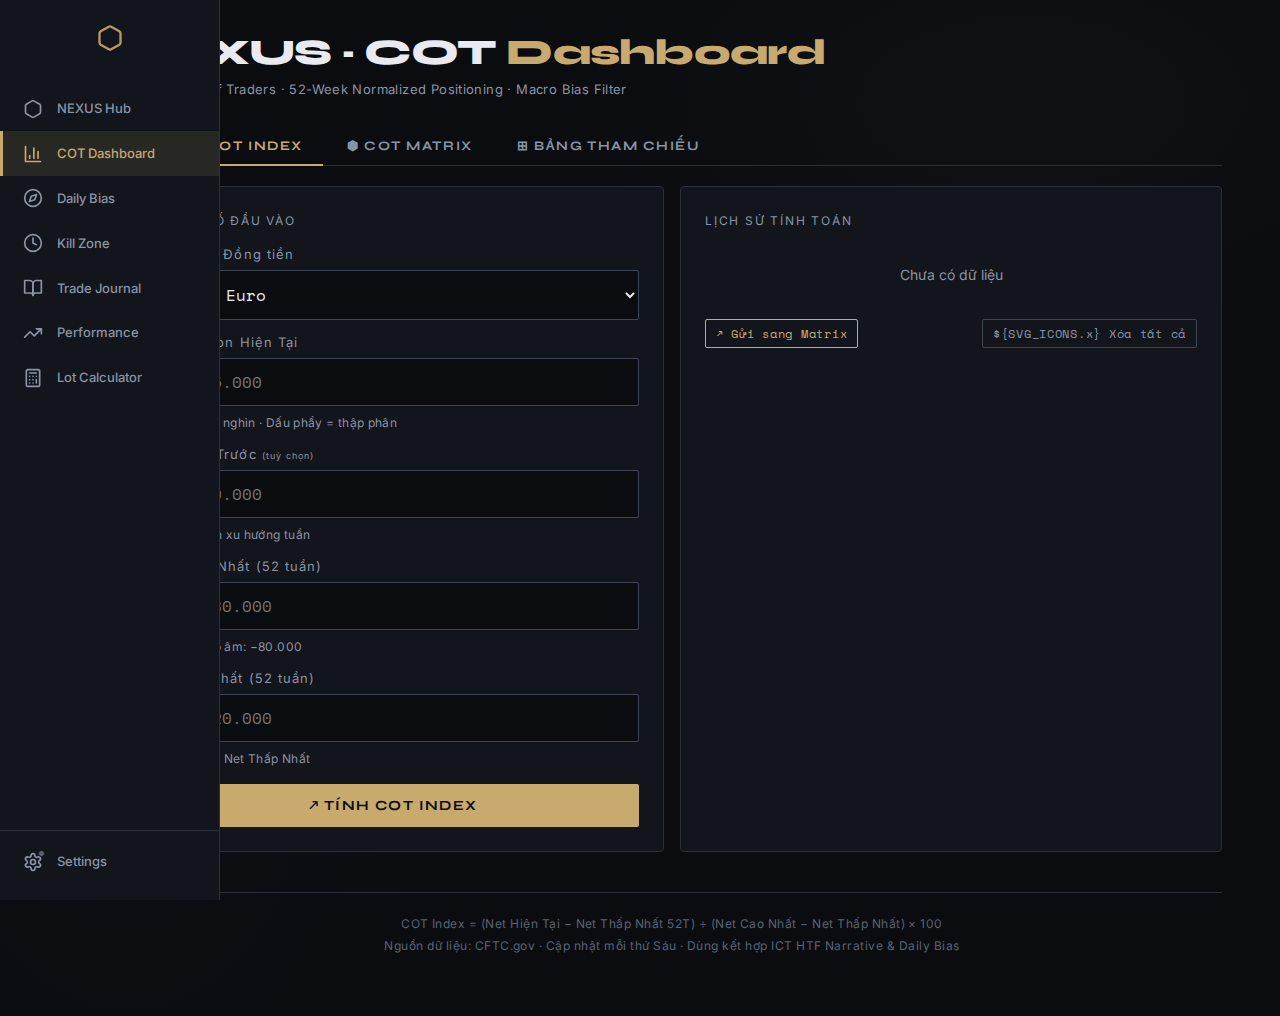
<file: cot/index.html>
<!DOCTYPE html>
<html lang="vi">
<head>
<meta charset="UTF-8">
<meta name="viewport" content="width=device-width, initial-scale=1.0">
<title>NEXUS — COT Dashboard</title>
<meta name="description" content="NEXUS COT Dashboard — COT Index 52 tuần, Matrix 8 cặp tiền, Ranking, Pair Strength Grid, Signals tự động.">
<link rel="preconnect" href="https://fonts.googleapis.com">
<link rel="preconnect" href="https://fonts.gstatic.com" crossorigin>
<link href="https://fonts.googleapis.com/css2?family=Inter:wght@400;500;600;700&family=Space+Mono:ital,wght@0,400;0,700;1,400&family=Syne:wght@400;600;800&display=swap" rel="stylesheet">
<link rel="stylesheet" href="../shared/style.css">
<style>
  /* ── COT-specific aliases → Design System tokens ── */
  /* This bridges local var names used throughout JS templates */
  :root {
    --bg: var(--bg-primary);
    --surface: var(--bg-surface);
    --text: var(--text-primary);
    --muted: var(--text-secondary);
    --red: var(--bear);
    --green: var(--bull);
    --yellow: var(--warn);
    /* --border, --border-bright, --accent, --neutral already match shared/style.css */
  }


  /* Tabs */
  .tabs { display: flex; gap: 4px; margin-bottom: 20px; border-bottom: 1px solid var(--border); padding-bottom: 0; }
  .tab-btn {
    font-family: 'Syne', sans-serif; font-size: 13px; font-weight: 700;
    letter-spacing: 0.12em; text-transform: uppercase;
    padding: 10px 20px; background: none; border: none;
    color: var(--muted); cursor: pointer; border-bottom: 2px solid transparent;
    margin-bottom: -1px; transition: color 0.2s, border-color 0.2s;
  }
  .tab-btn.active { color: var(--accent); border-bottom-color: var(--accent); }
  .tab-btn:hover:not(.active) { color: var(--text); }
  .tab-panel { display: none; }
  .tab-panel.active { display: block; }

  /* Grid */
  .grid { display: grid; grid-template-columns: 1fr 1fr; gap: 16px; margin-bottom: 16px; }
  @media (max-width: 640px) { .grid { grid-template-columns: 1fr; } }

  .card { background: var(--surface); border: 1px solid var(--border); border-radius: 4px; padding: 24px; }
  .card-label { font-size: 12px; letter-spacing: 0.15em; text-transform: uppercase; color: var(--muted); margin-bottom: 14px; }

  .input-group { display: flex; flex-direction: column; gap: 12px; }
  .field { display: flex; flex-direction: column; gap: 5px; }
  label { font-size: 13px; color: var(--muted); letter-spacing: 0.08em; }

  input[type="text"], select {
    background: var(--bg); border: 1px solid var(--border-bright);
    color: var(--text); font-family: 'Space Mono', monospace;
    font-size: 16px; padding: 11px 14px; border-radius: 2px;
    outline: none; transition: border-color 0.2s; width: 100%;
  }
  input[type="text"]:focus, select:focus { border-color: var(--accent); }
  input[type="text"].input-error { border-color: var(--red); background: rgba(224,92,92,0.05); }
  .input-hint { font-size: 12px; color: var(--muted); margin-top: 2px; letter-spacing: 0.03em; }
  .input-hint.ok { color: var(--green); }
  .input-hint.error { color: var(--red); }

  .btn-calc {
    width: 100%; background: var(--accent); color: #0a0c0f;
    border: none; font-family: 'Syne', sans-serif; font-weight: 700;
    font-size: 14px; letter-spacing: 0.1em; text-transform: uppercase;
    padding: 13px; border-radius: 2px; cursor: pointer; margin-top: 4px;
    transition: opacity 0.2s, transform 0.1s;
  }
  .btn-calc:hover { opacity: 0.85; }
  .btn-calc:active { transform: scale(0.99); }

  /* Result */
  .result-card {
    background: var(--surface); border: 1px solid var(--border);
    border-radius: 4px; padding: 26px; margin-bottom: 16px; display: none;
  }
  .result-card.show { display: block; }
  .result-header { display: flex; justify-content: space-between; align-items: flex-start; margin-bottom: 20px; flex-wrap: wrap; gap: 12px; }
  .result-pair { font-family: 'Syne', sans-serif; font-size: 14px; font-weight: 600; color: var(--muted); letter-spacing: 0.1em; text-transform: uppercase; }
  .result-index { font-family: 'Syne', sans-serif; font-size: 50px; font-weight: 800; line-height: 1; letter-spacing: -0.03em; }
  .bias-badge { display: inline-block; padding: 3px 12px; border-radius: 2px; font-size: 12px; font-weight: 700; letter-spacing: 0.12em; text-transform: uppercase; margin-top: 6px; }
  .signal-text { font-size: 14px; color: var(--muted); margin-top: 4px; line-height: 1.6; }
  .formula-line { font-size: 13px; color: var(--muted); line-height: 1.8; }
  .formula-line span { color: var(--accent); }

  .gauge-wrap { margin: 20px 0 16px; }
  .gauge-track { height: 6px; border-radius: 3px; position: relative; margin-bottom: 6px;
    background: linear-gradient(90deg, var(--red) 0%, var(--red) 10%, var(--yellow) 25%, var(--yellow) 40%, var(--neutral) 50%, var(--yellow) 60%, var(--green) 75%, var(--green) 90%, #3dffc8 100%);
  }
  .gauge-needle { position: absolute; top: -5px; width: 3px; height: 16px; background: #fff; border-radius: 2px; transform: translateX(-50%); transition: left 0.6s cubic-bezier(0.34,1.56,0.64,1); box-shadow: 0 0 8px rgba(255,255,255,0.6); }
  .gauge-labels { display: flex; justify-content: space-between; font-size: 11px; color: var(--muted); letter-spacing: 0.05em; }
  .divider { height: 1px; background: var(--border); margin: 18px 0; }

  /* History */
  .history-section { margin-top: 4px; max-height: 340px; overflow-y: auto; }
  .history-item {
    display: flex; align-items: center; padding: 8px 0;
    border-bottom: 1px solid var(--border); font-size: 13px; gap: 6px;
  }
  .history-item:last-child { border-bottom: none; }
  .h-date { color: var(--muted); width: 46px; flex-shrink: 0; font-size: 12px; }
  .h-pair { color: var(--text); width: 56px; flex-shrink: 0; font-weight: 700; }
  .h-index { font-weight: 700; width: 48px; flex-shrink: 0; text-align: right; }
  .h-badge-wrap { flex: 1; min-width: 0; }
  .h-del {
    background: none; border: none; color: var(--muted); cursor: pointer;
    font-size: 16px; padding: 2px 6px; border-radius: 2px; line-height: 1;
    transition: color 0.15s, background 0.15s; flex-shrink: 0;
  }
  .h-del:hover { color: var(--red); background: rgba(224,92,92,0.1); }
  .no-history { color: var(--muted); font-size: 14px; padding: 20px 0; text-align: center; }

  .btn-row { display: flex; gap: 8px; margin-top: 12px; }
  .btn-sm {
    background: none; border: 1px solid var(--border-bright); color: var(--muted);
    font-family: 'Space Mono', monospace; font-size: 12px; letter-spacing: 0.06em;
    padding: 5px 10px; border-radius: 2px; cursor: pointer;
    transition: color 0.2s, border-color 0.2s;
  }
  .btn-sm:hover { color: var(--text); border-color: var(--muted); }
  .btn-sm.accent-btn { border-color: var(--accent); color: var(--accent); }
  .btn-sm.accent-btn:hover { background: rgba(200,169,110,0.1); }

  /* Reference table */
  .ref-card { background: var(--surface); border: 1px solid var(--border); border-radius: 4px; overflow: hidden; margin-bottom: 16px; }
  .ref-title { padding: 12px 18px; font-family: 'Syne', sans-serif; font-size: 12px; font-weight: 700; letter-spacing: 0.15em; text-transform: uppercase; color: var(--muted); border-bottom: 1px solid var(--border); display: flex; align-items: center; justify-content: space-between; }
  table { width: 100%; border-collapse: collapse; font-size: 13px; }
  th { padding: 10px 16px; text-align: left; font-size: 11px; letter-spacing: 0.12em; text-transform: uppercase; color: var(--muted); border-bottom: 1px solid var(--border); font-weight: 400; white-space: nowrap; }
  td { padding: 11px 16px; border-bottom: 1px solid var(--border); vertical-align: middle; }
  tr:last-child td { border-bottom: none; }
  .zone-dot { display: inline-block; width: 6px; height: 6px; border-radius: 50%; margin-right: 7px; vertical-align: middle; }
  .action-note { color: var(--muted); font-size: 12px; }

  /* ── COT MATRIX ─────────────────────────────────────── */
  .matrix-container { display: none; }
  .matrix-container.show { display: block; }

  .matrix-header-row {
    display: flex; align-items: center; justify-content: space-between;
    margin-bottom: 16px; flex-wrap: wrap; gap: 10px;
  }
  .matrix-title { font-family: 'Syne', sans-serif; font-size: 16px; font-weight: 800; letter-spacing: 0.05em; }
  .matrix-week { font-size: 12px; color: var(--muted); letter-spacing: 0.08em; }

  .matrix-table-wrap { overflow-x: auto; margin-bottom: 16px; }
  .matrix-table { width: 100%; border-collapse: collapse; font-size: 13px; min-width: 700px; }
  .matrix-table th { padding: 11px 14px; text-align: left; font-size: 11px; letter-spacing: 0.1em; text-transform: uppercase; color: var(--muted); border-bottom: 2px solid var(--border-bright); font-weight: 400; white-space: nowrap; }
  .matrix-table td { padding: 12px 14px; border-bottom: 1px solid var(--border); vertical-align: middle; white-space: nowrap; }
  .matrix-table tr:last-child td { border-bottom: none; }
  .matrix-table tr:hover td { background: rgba(255,255,255,0.02); }
  .pair-tag { font-family: 'Syne', sans-serif; font-weight: 700; font-size: 14px; }
  .trend-up { color: var(--green); }
  .trend-dn { color: var(--red); }
  .trend-flat { color: var(--muted); }

  .cot-bar-wrap { display: flex; align-items: center; gap: 8px; }
  .cot-bar-track { width: 100%; height: 4px; background: var(--border-bright); border-radius: 2px; flex-shrink: 0; }
  .cot-bar-fill { height: 100%; border-radius: 2px; transition: width 0.4s; }
  .cot-val { font-weight: 700; min-width: 38px; text-align: right; font-size: 14px; }

  /* Ranking */
  .ranking-card { background: var(--surface); border: 1px solid var(--border); border-radius: 4px; padding: 20px; margin-bottom: 16px; }
  .ranking-title { font-family: 'Syne', sans-serif; font-size: 12px; font-weight: 700; letter-spacing: 0.15em; text-transform: uppercase; color: var(--muted); margin-bottom: 14px; }
  .ranking-list { display: flex; flex-direction: column; gap: 6px; }
  .ranking-item { display: flex; align-items: center; gap: 10px; }
  .rank-num { width: 24px; font-size: 12px; color: var(--muted); flex-shrink: 0; }
  .rank-pair { font-family: 'Syne', sans-serif; font-weight: 700; font-size: 14px; width: 48px; flex-shrink: 0; }
  .rank-bar-track { flex: 1; height: 4px; background: var(--border-bright); border-radius: 2px; }
  .rank-bar-fill { height: 100%; border-radius: 2px; }
  .rank-idx { font-size: 13px; font-weight: 700; width: 42px; text-align: right; flex-shrink: 0; }
  .rank-label { font-size: 11px; color: var(--muted); width: 85px; flex-shrink: 0; text-align: right; }

  /* Best pairs */
  .pairs-card { background: var(--surface); border: 1px solid var(--border); border-radius: 4px; padding: 20px; margin-bottom: 16px; }
  .pairs-title { font-family: 'Syne', sans-serif; font-size: 12px; font-weight: 700; letter-spacing: 0.15em; text-transform: uppercase; color: var(--muted); margin-bottom: 14px; }
  .pairs-grid { display: grid; grid-template-columns: 1fr 1fr 1fr; gap: 12px; }
  @media (max-width: 600px) { .pairs-grid { grid-template-columns: 1fr; } }
  .pairs-section-label { font-size: 11px; letter-spacing: 0.12em; text-transform: uppercase; margin-bottom: 8px; }
  .pair-chip { display: inline-block; padding: 3px 8px; border-radius: 2px; font-size: 13px; font-weight: 700; margin: 2px 2px; letter-spacing: 0.03em; }

  .progress-bar { height: 2px; background: var(--border); margin-bottom: 12px; border-radius: 1px; overflow: hidden; }
  .progress-fill { height: 100%; background: var(--accent); border-radius: 1px; transition: width 0.3s; }
  .progress-label { font-size: 12px; color: var(--muted); margin-bottom: 4px; }


  /* Matrix input panel */
  .matrix-input-card { background: var(--surface); border: 1px solid var(--border); border-radius: 4px; padding: 20px; margin-bottom: 16px; }
  .matrix-input-title { font-family: 'Syne', sans-serif; font-size: 12px; font-weight: 700; letter-spacing: 0.15em; text-transform: uppercase; color: var(--muted); margin-bottom: 4px; }
  .matrix-input-sub { font-size: 12px; color: var(--muted); margin-bottom: 14px; }
  .matrix-row-inputs { display: grid; grid-template-columns: 105px 1fr 1fr 1fr 1fr 1fr auto; gap: 6px; align-items: end; margin-bottom: 6px; }
  @media (max-width: 700px) { .matrix-row-inputs { grid-template-columns: 1fr 1fr 1fr; } }
  .matrix-row-inputs label { font-size: 11px; }
  .matrix-row-inputs .field { gap: 3px; }
  .matrix-row-inputs input { font-size: 14px; padding: 7px 8px; }
  .btn-add-row {
    background: rgba(200,169,110,0.1); border: 1px solid var(--accent);
    color: var(--accent); font-family: 'Space Mono', monospace; font-size: 12px;
    letter-spacing: 0.08em; padding: 7px 12px; border-radius: 2px; cursor: pointer;
    white-space: nowrap; transition: background 0.2s; align-self: end;
  }
  .btn-add-row:hover { background: rgba(200,169,110,0.2); }
  .matrix-entries { display: flex; flex-direction: column; gap: 4px; margin-bottom: 12px; }
  .matrix-entry-row {
    display: flex; align-items: center; gap: 6px; padding: 6px 10px;
    background: var(--bg); border: 1px solid var(--border); border-radius: 2px; font-size: 13px;
  }
  .entry-pair { font-weight: 700; width: 50px; flex-shrink: 0; }
  .entry-vals { flex: 1; color: var(--muted); font-size: 12px; }
  .entry-idx { font-weight: 700; }
  .entry-del { background: none; border: none; color: var(--muted); cursor: pointer; padding: 2px 5px; border-radius: 2px; font-size: 16px; transition: color 0.15s; }
  .entry-del:hover { color: var(--red); }
  .btn-gen-matrix {
    width: 100%; background: var(--accent); color: #0a0c0f;
    border: none; font-family: 'Syne', sans-serif; font-weight: 700;
    font-size: 14px; letter-spacing: 0.1em; text-transform: uppercase;
    padding: 12px; border-radius: 2px; cursor: pointer; transition: opacity 0.2s;
    display: flex; align-items: center; justify-content: center; gap: 8px;
  }
  .btn-gen-matrix:hover { opacity: 0.85; }
  /* ── GITHUB CONFIG BANNER ─────────────────────────── */
  .gh-config-card {
    background: var(--surface); border: 1px solid var(--border); border-radius: 4px;
    padding: 20px; margin-bottom: 16px; transition: all 0.3s;
  }
  .gh-config-card.collapsed { padding: 10px 20px; }
  .gh-config-header {
    display: flex; align-items: center; justify-content: space-between;
    gap: 10px; flex-wrap: wrap;
  }
  .gh-config-title {
    font-family: 'Syne', sans-serif; font-size: 12px; font-weight: 700;
    letter-spacing: 0.15em; text-transform: uppercase; color: var(--muted);
  }
  .gh-config-title .gh-icon { color: var(--accent); margin-right: 6px; }
  .gh-config-body { margin-top: 14px; }
  .gh-config-body.hidden { display: none; }
  .gh-config-row {
    display: grid; grid-template-columns: 1fr 1fr auto; gap: 10px;
    align-items: end;
  }
  @media (max-width: 600px) { .gh-config-row { grid-template-columns: 1fr; } }
  .gh-config-row .field label { font-size: 12px; }
  .gh-config-row input { font-size: 14px; padding: 8px 10px; }
  .gh-status-row {
    display: flex; align-items: center; gap: 10px; flex-wrap: wrap;
  }
  .gh-status-text {
    font-size: 12px; color: var(--muted); letter-spacing: 0.04em;
  }
  .gh-status-text .gh-repo-link {
    color: var(--accent); font-weight: 700; text-decoration: none;
  }
  .gh-status-text .gh-repo-link:hover { text-decoration: underline; }
  .btn-gh-save {
    background: var(--accent); color: #0a0c0f; border: none;
    font-family: 'Syne', sans-serif; font-weight: 700; font-size: 12px;
    letter-spacing: 0.1em; text-transform: uppercase;
    padding: 8px 16px; border-radius: 2px; cursor: pointer;
    transition: opacity 0.2s; white-space: nowrap;
  }
  .btn-gh-save:hover { opacity: 0.85; }
  .btn-gh-edit {
    background: none; border: 1px solid var(--border-bright); color: var(--muted);
    font-family: 'Space Mono', monospace; font-size: 11px; letter-spacing: 0.06em;
    padding: 4px 10px; border-radius: 2px; cursor: pointer;
    transition: color 0.15s, border-color 0.15s; white-space: nowrap;
  }
  .btn-gh-edit:hover { color: var(--text); border-color: var(--muted); }

  /* ── FETCH CFTC BUTTON ──────────────────────────────── */
  .gh-fetch-row {
    display: flex; align-items: center; gap: 10px; margin-bottom: 16px;
    flex-wrap: wrap;
  }
  .btn-fetch-cftc {
    background: var(--green); color: #0a0c0f; border: none;
    font-family: 'Syne', sans-serif; font-weight: 700; font-size: 13px;
    letter-spacing: 0.08em; text-transform: uppercase;
    padding: 10px 20px; border-radius: 2px; cursor: pointer;
    transition: opacity 0.2s, background 0.3s, transform 0.1s;
    display: inline-flex; align-items: center; gap: 8px;
    position: relative; overflow: hidden;
  }
  .btn-fetch-cftc:hover:not(:disabled) { opacity: 0.88; }
  .btn-fetch-cftc:active:not(:disabled) { transform: scale(0.98); }
  .btn-fetch-cftc:disabled { opacity: 0.35; cursor: not-allowed; }
  .btn-fetch-cftc.loading { background: var(--accent); pointer-events: none; }
  .btn-fetch-cftc.success {
    background: var(--green);
    animation: flash-green 0.6s ease;
  }
  .btn-fetch-cftc.error { background: var(--red); }
  @keyframes flash-green {
    0%   { box-shadow: 0 0 0 0 rgba(92,200,160,0.5); }
    50%  { box-shadow: 0 0 16px 4px rgba(92,200,160,0.3); }
    100% { box-shadow: none; }
  }
  .fetch-spinner {
    display: inline-block; width: 14px; height: 14px;
    border: 2px solid rgba(0,0,0,0.2); border-top-color: #0a0c0f;
    border-radius: 50%; animation: spin 0.6s linear infinite;
  }
  @keyframes spin { to { transform: rotate(360deg); } }
  .fetch-status {
    font-size: 12px; color: var(--muted); letter-spacing: 0.04em;
    line-height: 1.5;
  }
  .fetch-status.error { color: var(--red); }
  .fetch-status.warn { color: var(--yellow); }
  .fetch-cache-info {
    font-size: 11px; color: var(--muted); letter-spacing: 0.04em;
    padding: 4px 0; line-height: 1.6;
  }
  .fetch-cache-info .cache-label { color: var(--accent); font-weight: 700; }

  /* ── DATA SOURCE BADGE ──────────────────────────────── */
  .data-source-badge {
    font-size: 10px; letter-spacing: 0.08em; text-transform: uppercase;
    padding: 2px 8px; border-radius: 2px; font-weight: 700;
    white-space: nowrap;
  }
  .data-source-badge.auto {
    color: var(--green); background: rgba(92,200,160,0.1);
    border: 1px solid rgba(92,200,160,0.2);
  }
  .data-source-badge.manual {
    color: var(--muted); background: rgba(136,153,187,0.08);
    border: 1px solid rgba(136,153,187,0.15);
  }

  /* ── EXPORT PANEL ─────────────────────────────────── */
  .export-panel { background: var(--surface); border: 1px solid var(--border); border-radius: 4px; overflow: hidden; margin-bottom: 16px; display: none; }
  .export-panel.show { display: block; }
  .export-panel-head { padding: 12px 18px; display: flex; align-items: center; justify-content: space-between; border-bottom: 1px solid var(--border); flex-wrap: wrap; gap: 8px; }
  .export-panel-title { font-family: 'Syne', sans-serif; font-size: 12px; font-weight: 700; letter-spacing: 0.15em; text-transform: uppercase; color: var(--accent); }
  .export-fmt-tabs { display: flex; gap: 4px; }
  .efmt-btn {
    font-family: 'Space Mono', monospace; font-size: 12px; letter-spacing: 0.06em;
    padding: 5px 12px; background: none; border: 1px solid var(--border-bright);
    color: var(--muted); cursor: pointer; border-radius: 2px; transition: all 0.15s;
  }
  .efmt-btn:hover { color: var(--text); border-color: var(--muted); }
  .efmt-btn.active { background: rgba(200,169,110,0.12); border-color: var(--accent); color: var(--accent); }
  .export-body { padding: 0; position: relative; }
  .export-textarea {
    width: 100%; min-height: 280px; max-height: 420px;
    background: #070910; color: #8fa8c0;
    font-family: 'Space Mono', monospace; font-size: 13px; line-height: 1.7;
    padding: 16px 20px; border: none; resize: vertical; outline: none;
    display: block;
  }
  .export-actions { display: flex; gap: 8px; padding: 12px 18px; border-top: 1px solid var(--border); background: var(--bg); flex-wrap: wrap; align-items: center; }
  .exp-filename { font-size: 12px; color: var(--muted); margin-left: auto; letter-spacing: 0.05em; }


  /* ── MOMENTUM / CHANGE % ─────────────────────────── */
  .momentum-tag {
    font-size: 10px; font-weight: 700; letter-spacing: 0.08em; text-transform: uppercase;
    padding: 2px 6px; border-radius: 2px; white-space: nowrap;
  }
  .momentum-tag.accel { color: var(--green); background: rgba(92,200,160,0.1); }
  .momentum-tag.decel { color: var(--yellow); background: rgba(224,192,92,0.1); }
  .momentum-tag.stable { color: var(--muted); background: rgba(136,153,187,0.06); }
  .change-pct { font-size: 12px; font-weight: 700; }

  /* ── OI CONFLUENCE BADGE ─────────────────────────── */
  .oi-badge {
    font-size: 9px; font-weight: 700; letter-spacing: 0.1em; text-transform: uppercase;
    padding: 2px 6px; border-radius: 2px; white-space: nowrap;
  }
  .oi-badge.strong { color: #0a0c0f; background: var(--green); }
  .oi-badge.reversal { color: #0a0c0f; background: var(--yellow); }
  .oi-badge.weak { color: var(--muted); background: rgba(136,153,187,0.12); border: 1px solid var(--border); }

  /* ── OI CONFLUENCE STAR ──────────────────────────── */
  .oi-star { font-size: 11px; margin-left: 3px; vertical-align: middle; }
  .oi-star.confirmed { color: var(--green); }
  .oi-star.weak { color: var(--muted); opacity: 0.5; }
  .oi-star.diverge { color: var(--yellow); }
  .pair-chip .oi-conf-label {
    font-size: 9px; opacity: 0.7; margin-left: 4px; letter-spacing: 0.06em;
  }
  .psgrid-oi-dot {
    display: inline-block; width: 6px; height: 6px; border-radius: 50%; margin-left: 3px; vertical-align: middle;
  }

  /* ── 4-WEEK HISTORY ──────────────────────────────── */
  .history4w-card { background: var(--surface); border: 1px solid var(--border); border-radius: 4px; margin-bottom: 16px; }
  .history4w-header {
    padding: 14px 18px; cursor: pointer; display: flex; align-items: center; gap: 8px;
    font-family: 'Syne', sans-serif; font-size: 12px; font-weight: 700;
    letter-spacing: 0.12em; text-transform: uppercase; color: var(--muted);
    transition: color 0.15s; user-select: none;
  }
  .history4w-header:hover { color: var(--text); }
  .history4w-header .toggle-arrow { transition: transform 0.2s; }
  .history4w-header.open .toggle-arrow { transform: rotate(90deg); }
  .history4w-body { display: none; padding: 0 18px 16px; }
  .history4w-body.open { display: block; }
  .h4w-grid { display: grid; grid-template-columns: repeat(auto-fill, minmax(280px, 1fr)); gap: 12px; }
  .h4w-item {
    background: var(--bg); border: 1px solid var(--border); border-radius: 3px; padding: 12px;
  }
  .h4w-pair { font-weight: 700; font-size: 13px; margin-bottom: 8px; }
  .h4w-row { display: flex; align-items: center; gap: 6px; font-size: 12px; padding: 3px 0; }
  .h4w-label { color: var(--muted); width: 50px; flex-shrink: 0; font-size: 11px; }
  .h4w-val { font-weight: 700; width: 70px; flex-shrink: 0; text-align: right; }
  .h4w-bar { flex: 1; height: 6px; background: var(--border); border-radius: 3px; overflow: hidden; }
  .h4w-bar-fill { height: 100%; border-radius: 3px; transition: width 0.3s; }
  .h4w-avg { font-size: 11px; color: var(--muted); border-top: 1px dashed var(--border); margin-top: 6px; padding-top: 6px; }
  .h4w-avg-val { font-weight: 700; }
  .h4w-avg-diff { font-size: 10px; font-weight: 700; padding: 1px 4px; border-radius: 2px; }

  /* ── SIGNALS / DIVERGENCE ────────────────────────── */
  .signals-card { background: var(--surface); border: 1px solid var(--border); border-radius: 4px; padding: 18px; margin-bottom: 16px; }
  .signals-title { font-family: 'Syne', sans-serif; font-size: 12px; font-weight: 700; letter-spacing: 0.12em; text-transform: uppercase; color: var(--accent); margin-bottom: 14px; }
  .signal-item {
    display: flex; align-items: flex-start; gap: 10px; padding: 8px 0;
    border-bottom: 1px solid var(--border); font-size: 13px;
  }
  .signal-item:last-child { border-bottom: none; }
  .signal-icon { font-size: 16px; flex-shrink: 0; width: 24px; text-align: center; }
  .signal-type { font-size: 10px; font-weight: 700; letter-spacing: 0.1em; text-transform: uppercase; color: var(--muted); padding: 2px 6px; border-radius: 2px; background: rgba(136,153,187,0.08); flex-shrink: 0; }
  .signal-detail { color: var(--text); line-height: 1.5; }
  .signal-pair { font-weight: 700; }
  .no-signals { color: var(--muted); font-size: 13px; font-style: italic; }
  .signals-manual { margin-top: 14px; padding-top: 14px; border-top: 1px solid var(--border); }
  .signals-manual label { display: flex; align-items: center; gap: 8px; font-size: 13px; color: var(--muted); cursor: pointer; margin-bottom: 8px; }
  .signals-manual input[type="checkbox"] { accent-color: var(--accent); width: 16px; height: 16px; }
  .signals-manual textarea {
    width: 100%; min-height: 40px; background: var(--bg); border: 1px solid var(--border);
    border-radius: 2px; color: var(--text); font-family: 'Space Mono', monospace;
    font-size: 12px; padding: 8px 10px; resize: vertical; outline: none; margin-top: 6px;
  }
  .signals-manual textarea:focus { border-color: var(--accent); }

  /* ── PAIR STRENGTH MATRIX 8×8 ────────────────────── */
  .psgrid-card { background: var(--surface); border: 1px solid var(--border); border-radius: 4px; padding: 18px; margin-bottom: 16px; }
  .psgrid-title { font-family: 'Syne', sans-serif; font-size: 12px; font-weight: 700; letter-spacing: 0.12em; text-transform: uppercase; color: var(--muted); margin-bottom: 14px; }
  .psgrid-wrap { overflow-x: auto; }
  .psgrid-table { border-collapse: collapse; }
  .psgrid-table th, .psgrid-table td { width: 48px; height: 38px; text-align: center; font-size: 11px; font-weight: 700; border: 1px solid var(--border); }
  .psgrid-table th { color: var(--muted); font-size: 10px; letter-spacing: 0.08em; background: var(--bg); position: sticky; }
  .psgrid-table th:first-child { left: 0; z-index: 2; }
  .psgrid-table thead th { top: 0; z-index: 1; }
  .psgrid-table td { cursor: default; transition: transform 0.1s; position: relative; }
  .psgrid-table td:hover { transform: scale(1.15); z-index: 5; box-shadow: 0 0 10px rgba(200,169,110,0.3); }
  .psgrid-table td.diag { background: var(--bg); cursor: default; }
  .psgrid-table td.diag:hover { transform: none; box-shadow: none; }
  .psgrid-legend { display: flex; gap: 14px; margin-top: 10px; font-size: 11px; color: var(--muted); flex-wrap: wrap; }
  .psgrid-legend-item { display: flex; align-items: center; gap: 4px; }
  .psgrid-legend-dot { width: 12px; height: 12px; border-radius: 2px; }

  /* ── ACTION PLAN ─────────────────────────────────── */
  .actionplan-card { background: var(--surface); border: 1px solid var(--border); border-radius: 4px; padding: 18px; margin-bottom: 16px; }
  .actionplan-title { font-family: 'Syne', sans-serif; font-size: 12px; font-weight: 700; letter-spacing: 0.12em; text-transform: uppercase; color: var(--accent); margin-bottom: 14px; }
  .ap-pairs-grid { display: grid; grid-template-columns: 1fr 1fr; gap: 12px; margin-bottom: 14px; }
  @media (max-width: 600px) { .ap-pairs-grid { grid-template-columns: 1fr; } }
  .ap-pair-row {
    background: var(--bg); border: 1px solid var(--border); border-radius: 3px; padding: 12px;
  }
  .ap-pair-label { font-weight: 700; font-size: 13px; margin-bottom: 8px; }
  .ap-pair-row select, .ap-pair-row input[type="text"] {
    width: 100%; background: var(--surface); border: 1px solid var(--border); border-radius: 2px;
    color: var(--text); font-family: 'Space Mono', monospace; font-size: 12px;
    padding: 6px 8px; outline: none; margin-top: 4px;
  }
  .ap-pair-row select:focus, .ap-pair-row input[type="text"]:focus { border-color: var(--accent); }
  .ap-row-label { font-size: 11px; color: var(--muted); letter-spacing: 0.06em; margin-top: 8px; }
  .ap-notes-wrap { margin-top: 14px; }
  .ap-notes-wrap textarea {
    width: 100%; min-height: 60px; background: var(--bg); border: 1px solid var(--border);
    border-radius: 2px; color: var(--text); font-family: 'Space Mono', monospace;
    font-size: 12px; padding: 10px 12px; resize: vertical; outline: none;
  }
  .ap-notes-wrap textarea:focus { border-color: var(--accent); }
  .ap-saved-hint { font-size: 11px; color: var(--green); margin-top: 6px; opacity: 0; transition: opacity 0.3s; }
  .ap-saved-hint.show { opacity: 1; }

  /* ── IMPORT MODAL ─────────────────────────────────── */
  .imp-overlay {
    position: fixed; inset: 0; z-index: 900;
    background: rgba(0,0,0,0.92); backdrop-filter: blur(4px);
    display: flex; align-items: center; justify-content: center;
    opacity: 0; pointer-events: none; transition: opacity 0.2s;
  }
  .imp-overlay.show { opacity: 1; pointer-events: auto; }

  .imp-modal {
    background: var(--surface); border: 1px solid var(--border-bright);
    border-radius: 6px; width: 92%; max-width: 720px; max-height: 88vh;
    display: flex; flex-direction: column; overflow: hidden;
    box-shadow: 0 20px 60px rgba(0,0,0,0.6), 0 0 0 1px rgba(200,169,110,0.06);
  }

  .imp-header {
    display: flex; align-items: center; justify-content: space-between;
    padding: 16px 20px; border-bottom: 1px solid var(--border);
  }
  .imp-title {
    font-family: 'Syne', sans-serif; font-size: 15px; font-weight: 800;
    letter-spacing: 0.08em; text-transform: uppercase; color: var(--accent);
  }
  .imp-close {
    background: none; border: none; color: var(--muted); font-size: 20px;
    cursor: pointer; padding: 4px 8px; border-radius: 2px; line-height: 1;
    transition: color 0.15s, background 0.15s;
  }
  .imp-close:hover { color: var(--text); background: rgba(255,255,255,0.05); }

  .imp-method-tabs {
    display: flex; gap: 0; border-bottom: 1px solid var(--border);
  }
  .imp-method-btn {
    flex: 1; font-family: 'Space Mono', monospace; font-size: 12px;
    letter-spacing: 0.06em; padding: 10px 10px 9px; background: none;
    border: none; border-bottom: 2px solid transparent;
    color: var(--muted); cursor: pointer; text-align: center;
    transition: color 0.15s, border-color 0.15s, background 0.15s;
    white-space: nowrap;
  }
  .imp-method-btn:hover:not(.active) { color: var(--text); background: rgba(255,255,255,0.02); }
  .imp-method-btn.active { color: var(--accent); border-bottom-color: var(--accent); }

  .imp-body { padding: 16px 20px; overflow-y: auto; flex: 1; }

  .imp-panel { display: none; }
  .imp-panel.active { display: block; }

  .imp-label {
    font-size: 12px; color: var(--muted); letter-spacing: 0.08em;
    margin-bottom: 6px; display: block;
  }
  .imp-textarea {
    width: 100%; min-height: 140px; max-height: 220px;
    background: var(--bg); border: 1px solid var(--border-bright);
    color: var(--text); font-family: 'Space Mono', monospace;
    font-size: 13px; line-height: 1.6; padding: 12px 14px;
    border-radius: 2px; resize: vertical; outline: none;
    transition: border-color 0.2s;
  }
  .imp-textarea:focus { border-color: var(--accent); }
  .imp-textarea::placeholder { color: var(--muted); opacity: 0.6; }

  .imp-drop-zone {
    border: 2px dashed var(--border-bright); border-radius: 4px;
    padding: 32px 20px; text-align: center; cursor: pointer;
    transition: border-color 0.2s, background 0.2s;
  }
  .imp-drop-zone:hover, .imp-drop-zone.drag-over {
    border-color: var(--accent); background: rgba(200,169,110,0.04);
  }
  .imp-drop-icon { font-size: 28px; margin-bottom: 8px; display: block; color: var(--muted); }
  .imp-drop-main { font-size: 14px; color: var(--text); margin-bottom: 4px; }
  .imp-drop-sub { font-size: 12px; color: var(--muted); letter-spacing: 0.04em; }
  .imp-file-input { display: none; }
  .imp-file-name {
    margin-top: 10px; font-size: 13px; color: var(--accent); font-weight: 700;
    display: none; text-align: center;
  }
  .imp-file-name.show { display: block; }

  .imp-hint {
    font-size: 12px; color: var(--muted); margin-top: 8px;
    line-height: 1.6; letter-spacing: 0.03em;
  }
  .imp-hint code {
    background: rgba(200,169,110,0.1); color: var(--accent);
    padding: 1px 5px; border-radius: 2px; font-size: 12px;
  }

  /* Preview */
  .imp-preview-wrap {
    margin-top: 14px; display: none;
  }
  .imp-preview-wrap.show { display: block; }

  .imp-preview-head {
    display: flex; align-items: center; justify-content: space-between;
    margin-bottom: 8px; flex-wrap: wrap; gap: 6px;
  }
  .imp-preview-title {
    font-family: 'Syne', sans-serif; font-size: 12px; font-weight: 700;
    letter-spacing: 0.12em; text-transform: uppercase; color: var(--text);
  }
  .imp-preview-count {
    font-size: 12px; color: var(--muted);
  }

  .imp-preview-table {
    width: 100%; border-collapse: collapse; font-size: 12px;
    background: var(--bg); border: 1px solid var(--border); border-radius: 2px;
  }
  .imp-preview-table th {
    padding: 7px 8px; text-align: left; font-size: 11px;
    letter-spacing: 0.1em; text-transform: uppercase;
    color: var(--muted); border-bottom: 1px solid var(--border-bright);
    font-weight: 400; white-space: nowrap;
  }
  .imp-preview-table td {
    padding: 7px 8px; border-bottom: 1px solid var(--border);
    vertical-align: middle; white-space: nowrap;
  }
  .imp-preview-table tr:last-child td { border-bottom: none; }
  .imp-preview-table tr.imp-row-error td { background: rgba(224,92,92,0.06); }
  .imp-preview-table .imp-err-msg {
    color: var(--red); font-size: 11px; font-style: italic;
  }
  .imp-status {
    display: inline-block; padding: 2px 7px; border-radius: 2px;
    font-size: 11px; font-weight: 700; letter-spacing: 0.06em;
  }

  .imp-footer {
    display: flex; align-items: center; justify-content: space-between;
    padding: 14px 20px; border-top: 1px solid var(--border);
    background: var(--bg); flex-wrap: wrap; gap: 8px;
  }
  .imp-footer-info { font-size: 12px; color: var(--muted); }
  .imp-footer-info .imp-ok { color: var(--green); font-weight: 700; }
  .imp-footer-info .imp-err { color: var(--red); font-weight: 700; }

  .btn-imp-load {
    background: var(--accent); color: #0a0c0f; border: none;
    font-family: 'Syne', sans-serif; font-weight: 700; font-size: 13px;
    letter-spacing: 0.1em; text-transform: uppercase;
    padding: 9px 20px; border-radius: 2px; cursor: pointer;
    transition: opacity 0.2s, transform 0.1s;
  }
  .btn-imp-load:hover { opacity: 0.85; }
  .btn-imp-load:active { transform: scale(0.98); }
  .btn-imp-load:disabled { opacity: 0.35; cursor: not-allowed; }

  .btn-imp-import {
    background: rgba(200,169,110,0.1); border: 1px solid var(--accent);
    color: var(--accent); font-family: 'Space Mono', monospace; font-size: 12px;
    letter-spacing: 0.08em; padding: 7px 14px; border-radius: 2px; cursor: pointer;
    white-space: nowrap; transition: background 0.2s;
  }
  .btn-imp-import:hover { background: rgba(200,169,110,0.2); }
</style>
</head>
<body>
<div class="nx-app">
  <div class="nx-main">
    <div class="nx-content">

  <div class="nx-page-header">
    <h1 class="nx-title"><a href="../index.html" style="color:inherit;text-decoration:none">NEXUS</a> · COT <span class="hl">Dashboard</span></h1>
    <p class="nx-subtitle">Commitment of Traders · 52-Week Normalized Positioning · Macro Bias Filter</p>
  </div>

  <!-- Tabs -->
  <div class="tabs">
    <button class="tab-btn active" onclick="switchTab('calc')">⬡ Tính COT Index</button>
    <button class="tab-btn" onclick="switchTab('matrix')">⬢ COT Matrix</button>
    <button class="tab-btn" onclick="switchTab('ref')">⊞ Bảng Tham Chiếu</button>
  </div>

  <!-- ══ TAB 1: CALCULATOR ══════════════════════════════════ -->
  <div class="tab-panel active" id="tab-calc">
    <div class="grid">
      <!-- Input -->
      <div class="card">
        <div class="card-label">Thông Số Đầu Vào</div>
        <div class="input-group">
          <div class="field">
            <label>Cặp tiền / Đồng tiền</label>
            <select id="pair">
              <option value="EUR">EUR – Euro</option>
              <option value="GBP">GBP – British Pound</option>
              <option value="USD">USD – US Dollar Index</option>
              <option value="JPY">JPY – Japanese Yen</option>
              <option value="AUD">AUD – Australian Dollar</option>
              <option value="CAD">CAD – Canadian Dollar</option>
              <option value="NZD">NZD – New Zealand Dollar</option>
              <option value="CHF">CHF – Swiss Franc</option>
              <option value="OTHER">Other</option>
            </select>
          </div>
          <div class="field">
            <label>Net Position Hiện Tại</label>
            <input type="text" id="current" placeholder="VD: 45.000" autocomplete="off" />
            <div class="input-hint" id="hint-current">Dấu chấm = nghìn · Dấu phẩy = thập phân</div>
          </div>
          <div class="field">
            <label>Net Tuần Trước <span style="color:var(--muted);font-size:9px">(tuỳ chọn)</span></label>
            <input type="text" id="prev" placeholder="VD: 40.000" autocomplete="off" />
            <div class="input-hint" id="hint-prev">Dùng để tính xu hướng tuần</div>
          </div>
          <div class="field">
            <label>Net Thấp Nhất (52 tuần)</label>
            <input type="text" id="low52" placeholder="VD: -80.000" autocomplete="off" />
            <div class="input-hint" id="hint-low52">Cho phép số âm: −80.000</div>
          </div>
          <div class="field">
            <label>Net Cao Nhất (52 tuần)</label>
            <input type="text" id="high52" placeholder="VD: 120.000" autocomplete="off" />
            <div class="input-hint" id="hint-high52">Phải lớn hơn Net Thấp Nhất</div>
          </div>
          <button class="btn-calc" onclick="calculate()">↗ Tính COT Index</button>
        </div>
      </div>

      <!-- History -->
      <div class="card">
        <div class="card-label">Lịch Sử Tính Toán</div>
        <div class="history-section" id="historyList">
          <div class="no-history">Chưa có dữ liệu</div>
        </div>
        <div class="btn-row">
          <button class="btn-sm accent-btn" onclick="sendToMatrix()" title="Đưa lịch sử vào COT Matrix">↗ Gửi sang Matrix</button>
          <button class="btn-sm" onclick="clearHistory()" style="margin-left:auto">${SVG_ICONS.x} Xóa tất cả</button>
        </div>
      </div>
    </div>

    <!-- Result -->
    <div class="result-card" id="resultCard">
      <div class="result-header">
        <div>
          <div class="result-pair" id="resPair">—</div>
          <div class="result-index" id="resIndex">—</div>
          <div class="bias-badge" id="resBadge">—</div>
        </div>
        <div style="text-align:right; max-width: 320px;">
          <div class="signal-text" id="resSignal">—</div>
          <div style="margin-top: 10px;" class="formula-line" id="resFormula"></div>
        </div>
      </div>
      <div class="gauge-wrap">
        <div class="gauge-track">
          <div class="gauge-needle" id="needle" style="left:0%"></div>
        </div>
        <div class="gauge-labels">
          <span>0 Bear</span><span>25</span><span>50 Neutral</span><span>75</span><span>100 Bull</span>
        </div>
      </div>
      <div class="divider"></div>
      <div class="formula-line" id="resCalc"></div>
    </div>
  </div>

  <!-- ══ TAB 2: COT MATRIX ══════════════════════════════════ -->
  <div class="tab-panel" id="tab-matrix">

    <!-- ═══ GITHUB CONFIG BANNER ═══ -->
    <div class="gh-config-card" id="ghConfigCard">
      <div class="gh-config-header">
        <span class="gh-config-title"><span class="gh-icon">⬡</span>GitHub Auto-Fetch CFTC</span>
        <span id="ghHeaderRight"></span>
      </div>
      <div class="gh-config-body" id="ghConfigBody">
        <div class="gh-config-row">
          <div class="field">
            <label>GitHub Username</label>
            <input type="text" id="ghUsername" placeholder="your-username" autocomplete="off" />
          </div>
          <div class="field">
            <label>Tên Repo</label>
            <input type="text" id="ghRepo" placeholder="cot-data" autocomplete="off" />
          </div>
          <button class="btn-gh-save" onclick="saveGhConfig()">Lưu</button>
        </div>
      </div>
    </div>

    <!-- ═══ FETCH CFTC BUTTON ═══ -->
    <div class="gh-fetch-row" id="ghFetchRow">
      <button class="btn-fetch-cftc" id="btnFetchCftc" onclick="fetchCftcFromGitHub()" disabled
        title="Chưa cấu hình GitHub — hãy nhập Username và Repo ở trên">
        ⬡ Lấy Dữ Liệu CFTC
      </button>
      <span class="fetch-status" id="fetchStatus"></span>
    </div>
    <div class="fetch-cache-info" id="fetchCacheInfo"></div>

    <!-- Input panel -->
    <div class="matrix-input-card">
      <div class="matrix-input-title">Nhập Dữ Liệu Matrix</div>
      <div class="matrix-input-sub">Nhập từng đồng tiền · tối thiểu 2, tối đa 8 · Dữ liệu từ CFTC.gov mỗi thứ Sáu</div>

      <div class="matrix-row-inputs">
        <div class="field">
          <label>Đồng tiền</label>
          <select id="m-pair">
            <option value="EUR">EUR</option>
            <option value="GBP">GBP</option>
            <option value="USD">USD</option>
            <option value="JPY">JPY</option>
            <option value="AUD">AUD</option>
            <option value="CAD">CAD</option>
            <option value="NZD">NZD</option>
            <option value="CHF">CHF</option>
          </select>
        </div>
        <div class="field">
          <label>Net hiện tại</label>
          <input type="text" id="m-cur" placeholder="45.000" autocomplete="off" />
        </div>
        <div class="field">
          <label>Net tuần trước</label>
          <input type="text" id="m-prev" placeholder="40.000" autocomplete="off" />
        </div>
        <div class="field">
          <label>Net thấp 52t</label>
          <input type="text" id="m-lo" placeholder="-80.000" autocomplete="off" />
        </div>
        <div class="field">
          <label>Net cao 52t</label>
          <input type="text" id="m-hi" placeholder="120.000" autocomplete="off" />
        </div>
        <div class="field">
          <label>Xu hướng 4t <span style="color:var(--muted);font-size:9px">(tuỳ chọn)</span></label>
          <select id="m-trend4">
            <option value="">—</option>
            <option value="Tăng mạnh">Tăng mạnh</option>
            <option value="Tăng">Tăng</option>
            <option value="Tăng nhẹ">Tăng nhẹ</option>
            <option value="Ổn định">Ổn định</option>
            <option value="Giảm nhẹ">Giảm nhẹ</option>
            <option value="Giảm">Giảm</option>
            <option value="Giảm mạnh">Giảm mạnh</option>
          </select>
        </div>
        <button class="btn-add-row" onclick="addMatrixEntry()">+ Thêm</button>
      </div>

      <!-- Progress -->
      <div class="progress-label" id="progressLabel">0 / 8 đồng tiền</div>
      <div class="progress-bar"><div class="progress-fill" id="progressFill" style="width:0%"></div></div>

      <!-- Entries list -->
      <div class="matrix-entries" id="matrixEntries"></div>

      <div style="display:flex;gap:8px;">
        <button class="btn-imp-import" onclick="openImportModal()" title="Import dữ liệu từ CSV, JSON, Markdown hoặc File">⬆ Import</button>
        <button class="btn-gen-matrix" id="btnGenMatrix" onclick="generateMatrix()" disabled style="flex:1">
          ⬢ Tạo COT Matrix
        </button>
      </div>
    </div>

    <!-- ═══ IMPORT MODAL ═══ -->
    <div class="imp-overlay" id="impOverlay" onclick="if(event.target===this)closeImportModal()">
      <div class="imp-modal">
        <div class="imp-header">
          <span class="imp-title">⬆ Import Dữ Liệu</span>
          <button class="imp-close" onclick="closeImportModal()" title="Đóng">×</button>
        </div>

        <div class="imp-method-tabs">
          <button class="imp-method-btn active" onclick="switchImpMethod('csv')" id="impTab-csv">① CSV / Paste</button>
          <button class="imp-method-btn" onclick="switchImpMethod('json')" id="impTab-json">② JSON</button>
          <button class="imp-method-btn" onclick="switchImpMethod('md')" id="impTab-md">③ Markdown</button>
          <button class="imp-method-btn" onclick="switchImpMethod('file')" id="impTab-file">④ Upload File</button>
        </div>

        <div class="imp-body">
          <!-- Panel 1: CSV / Paste -->
          <div class="imp-panel active" id="impPanel-csv">
            <label class="imp-label">Paste dữ liệu từ Excel, Google Sheets hoặc CSV</label>
            <textarea class="imp-textarea" id="impCsvText" placeholder="EUR	45000	40000	-80000	120000	Tăng mạnh
GBP	30000	25000	-50000	90000	Giảm
..."
              oninput="parseImportCSV()"></textarea>
            <div class="imp-hint">
              Thứ tự cột: <code>Pair</code> <code>Net Current</code> <code>Net Prev</code> <code>Net Low</code> <code>Net High</code> <code>Trend4W</code><br>
              Tự detect dấu phân cách: Tab ↹, dấu chấm phẩy (;), dấu phẩy (,)
            </div>
          </div>

          <!-- Panel 2: JSON -->
          <div class="imp-panel" id="impPanel-json">
            <label class="imp-label">Paste JSON array</label>
            <textarea class="imp-textarea" id="impJsonText" placeholder='[
  {"pair":"EUR","cur":45000,"prev":40000,"lo":-80000,"hi":120000,"t4":"Tăng mạnh"},
  {"pair":"GBP","current":30000,"prev":25000,"low52":-50000,"high52":90000}
]'
              oninput="parseImportJSON()"></textarea>
            <div class="imp-hint">
              Hỗ trợ nhiều tên field:<br>
              Net hiện tại: <code>cur</code> <code>current</code> <code>net</code> <code>netCurrent</code><br>
              Net thấp: <code>lo</code> <code>low</code> <code>low52</code> <code>netLow</code><br>
              Net cao: <code>hi</code> <code>high</code> <code>high52</code> <code>netHigh</code><br>
              Net trước: <code>prev</code> <code>previous</code> <code>netPrev</code><br>
              Xu hướng: <code>t4</code> <code>trend</code> <code>trend4w</code>
            </div>
          </div>

          <!-- Panel 3: Markdown -->
          <div class="imp-panel" id="impPanel-md">
            <label class="imp-label">Paste nội dung Markdown đã xuất từ lần trước</label>
            <textarea class="imp-textarea" id="impMdText" placeholder="# COT MATRIX — Tuần 25/02/2026
...
| **EUR** | 45.000 | -80.000 | 120.000 | 40.000 | ... |
| **GBP** | 30.000 | -50.000 | 90.000  | 25.000 | ... |
..."
              oninput="parseImportMD()"></textarea>
            <div class="imp-hint">
              Dán toàn bộ file <code>.md</code> đã export. Tool sẽ tự parse bảng COT Matrix.
            </div>
          </div>

          <!-- Panel 4: Upload File -->
          <div class="imp-panel" id="impPanel-file">
            <div class="imp-drop-zone" id="impDropZone"
              onclick="document.getElementById('impFileInput').click()"
              ondragover="event.preventDefault();this.classList.add('drag-over')"
              ondragleave="this.classList.remove('drag-over')"
              ondrop="event.preventDefault();this.classList.remove('drag-over');handleImportFile(event.dataTransfer.files[0])">
              <span class="imp-drop-icon">${SVG_ICONS.folder}</span>
              <div class="imp-drop-main">Kéo thả file hoặc bấm để chọn</div>
              <div class="imp-drop-sub">.csv · .json · .md · .txt</div>
            </div>
            <input type="file" class="imp-file-input" id="impFileInput" accept=".csv,.json,.md,.txt,.tsv" onchange="handleImportFile(this.files[0])">
            <div class="imp-file-name" id="impFileName"></div>
          </div>

          <!-- Shared Preview -->
          <div class="imp-preview-wrap" id="impPreview">
            <div class="imp-preview-head">
              <span class="imp-preview-title">Preview</span>
              <span class="imp-preview-count" id="impPreviewCount"></span>
            </div>
            <div style="overflow-x:auto">
              <table class="imp-preview-table">
                <thead><tr>
                  <th>Pair</th><th>Net Current</th><th>Net Prev</th>
                  <th>Net Low</th><th>Net High</th><th>Trend 4W</th>
                  <th>COT Index</th><th>Zone</th><th>Status</th>
                </tr></thead>
                <tbody id="impPreviewBody"></tbody>
              </table>
            </div>
          </div>
        </div>

        <div class="imp-footer">
          <div class="imp-footer-info" id="impFooterInfo">Chưa có dữ liệu để preview</div>
          <button class="btn-imp-load" id="btnImpLoad" onclick="loadImportToMatrix()" disabled>${SVG_ICONS.check} Nạp vào Matrix</button>
        </div>
      </div>
    </div>

    <!-- Matrix output -->
    <div class="matrix-container" id="matrixOutput">
      <div class="ref-card">
        <div class="ref-title">
          <span id="matrixTitleText">COT MATRIX</span>
          <span style="display:flex;align-items:center;gap:8px">
            <span class="data-source-badge" id="dataSourceBadge" style="display:none"></span>
            <span id="matrixWeekText" style="font-size:9px;color:var(--muted)"></span>
          </span>
        </div>
        <div class="matrix-table-wrap">
          <table class="matrix-table" id="matrixTable">
            <thead>
              <tr>
                <th style="min-width:70px">Đồng tiền</th>
                <th style="text-align:right">Net Position</th>
                <th style="text-align:right">Thay đổi</th>
                <th>Momentum</th>
                <th style="text-align:right">Open Interest</th>
                <th style="min-width:140px">COT Index</th>
              </tr>
            </thead>
            <tbody id="matrixBody"></tbody>
          </table>
        </div>
      </div>

      <!-- Ranking -->
      <div class="ranking-card">
        <div class="ranking-title">⊕ Ranking Sức Mạnh Đồng Tiền (Mạnh → Yếu)</div>
        <div class="ranking-list" id="rankingList"></div>
      </div>

      <!-- Best Pairs -->
      <div class="pairs-card">
        <div class="pairs-title">⊕ Best Pairs Theo COT</div>
        <div class="pairs-grid" id="pairsGrid"></div>
      </div>

      <!-- 4-Week History (collapsible) -->
      <div class="history4w-card" id="history4wCard" style="display:none">
        <div class="history4w-header" id="history4wHeader" onclick="toggle4wHistory()">
          <span class="toggle-arrow">▸</span> Lịch Sử 4 Tuần &amp; So Sánh Trung Bình
        </div>
        <div class="history4w-body" id="history4wBody"></div>
      </div>

      <!-- Pair Strength Matrix 8x8 -->
      <div class="psgrid-card" id="psgridCard" style="display:none">
        <div class="psgrid-title">◫ Ma Trận Sức Mạnh Cặp Tiền</div>
        <div class="psgrid-wrap" id="psgridWrap"></div>
        <div class="psgrid-legend">
          <div class="psgrid-legend-item"><div class="psgrid-legend-dot" style="background:var(--green)"></div> Long mạnh</div>
          <div class="psgrid-legend-item"><div class="psgrid-legend-dot" style="background:rgba(92,200,160,0.4)"></div> Long nhẹ</div>
          <div class="psgrid-legend-item"><div class="psgrid-legend-dot" style="background:var(--border)"></div> Trung tính</div>
          <div class="psgrid-legend-item"><div class="psgrid-legend-dot" style="background:rgba(224,92,92,0.4)"></div> Short nhẹ</div>
          <div class="psgrid-legend-item"><div class="psgrid-legend-dot" style="background:var(--red)"></div> Short mạnh</div>
          <div class="psgrid-legend-item" style="margin-left:auto; opacity:0.8; font-family:var(--font-mono); font-size:10px; letter-spacing:0.02em;">
            <span class="psgrid-oi-dot" style="background:#fff; opacity:0.6; margin:0 6px 0 0;"></span> Chấm màu: Dòng tiền (OI) xác nhận
          </div>
        </div>
      </div>

      <!-- Signals / Divergence Checklist -->
      <div class="signals-card" id="signalsCard" style="display:none">
        <div class="signals-title">${SVG_ICONS.zap} Tín Hiệu Đặc Biệt</div>
        <div id="signalsAutoList"></div>
        <div class="signals-manual">
          <label><input type="checkbox" id="sigDivergence"> Phát hiện Divergence COT vs Price</label>
          <label><input type="checkbox" id="sigOther"> Tín hiệu khác cần lưu ý</label>
          <textarea id="sigNotes" placeholder="Ghi chú tín hiệu thủ công..."></textarea>
        </div>
      </div>

      <!-- Action Plan -->
      <div class="actionplan-card" id="actionplanCard" style="display:none">
        <div class="actionplan-title">${SVG_ICONS.clipboard} Kế Hoạch Tuần Này</div>
        <div class="ap-pairs-grid" id="apPairsGrid"></div>
        <div class="ap-notes-wrap">
          <div class="ap-row-label">GHI CHÚ TỔNG</div>
          <textarea id="apNotes" placeholder="Ghi chú chiến lược tuần này..." oninput="saveActionPlan()"></textarea>
        </div>
        <div class="ap-saved-hint" id="apSavedHint">${SVG_ICONS.check} Đã lưu tự động</div>
      </div>

      <!-- Export Panel -->
      <div class="export-panel" id="exportPanel">
        <div class="export-panel-head">
          <span class="export-panel-title">⬇ Xuất Kết Quả</span>
          <div class="export-fmt-tabs">
            <button class="efmt-btn active" id="efmt-md"   onclick="switchExportFmt('md')">Markdown</button>
            <button class="efmt-btn"        id="efmt-json" onclick="switchExportFmt('json')">JSON</button>
            <button class="efmt-btn"        id="efmt-csv"  onclick="switchExportFmt('csv')">CSV</button>
            <button class="efmt-btn"        id="efmt-txt"  onclick="switchExportFmt('txt')">Summary</button>
          </div>
        </div>
        <div class="export-body">
          <textarea class="export-textarea" id="exportTextarea" readonly spellcheck="false"></textarea>
        </div>
        <div class="export-actions">
          <button class="btn-sm accent-btn" onclick="copyExport()">⎘ Copy</button>
          <button class="btn-sm accent-btn" onclick="downloadExport()">⬇ Tải về</button>
          <span class="exp-filename" id="expFilename"></span>
        </div>
      </div>

      <!-- Lock Weekly Bias -->
      <div class="actionplan-card" id="lockBiasCard" style="display:none">
        <div class="actionplan-title">Lock Weekly Bias</div>
        <div style="font-size:13px;color:var(--muted);margin-bottom:14px;">Lock bias tuần này để chia sẻ với Daily Bias Board và các tool khác.</div>
        <div id="lockBiasGrid" style="display:grid;grid-template-columns:repeat(auto-fill,minmax(120px,1fr));gap:8px;"></div>
        <div style="display:flex;gap:8px;margin-top:14px;align-items:center;">
          <button class="btn-calc" onclick="lockWeeklyBias()" style="width:auto;padding:10px 20px;font-size:12px;">Lock Bias</button>
          <button class="btn-sm" onclick="clearWeeklyBias()" style="font-size:11px;">Xoá Lock</button>
          <span id="lockBiasStatus" style="font-size:11px;color:var(--green);margin-left:auto;opacity:0;transition:opacity 0.3s;"></span>
        </div>
      </div>

      <!-- Alert History -->
      <div class="signals-card" id="alertHistoryCard" style="display:none">
        <div class="signals-title">Alert History</div>
        <div style="font-size:12px;color:var(--muted);margin-bottom:10px;">Lịch sử tín hiệu qua các tuần — giúp phát hiện mẫu lặp lại.</div>
        <div id="alertHistoryList"></div>
        <div style="display:flex;gap:8px;margin-top:10px;">
          <button class="btn-sm accent-btn" onclick="saveCurrentAlerts()">Lưu Tín Hiệu Tuần Này</button>
          <button class="btn-sm" onclick="clearAlertHistory()" style="margin-left:auto;">Xoá Lịch Sử</button>
        </div>
      </div>

    </div>
  </div>

  <!-- ══ TAB 3: REFERENCE ══════════════════════════════════ -->
  <div class="tab-panel" id="tab-ref">
    <div class="ref-card">
      <div class="ref-title"><span>Bảng Tham Chiếu COT Index</span></div>
      <table>
        <thead>
          <tr><th>COT Index</th><th>Ý Nghĩa</th><th>ICT Bias</th><th>Hành Động</th></tr>
        </thead>
        <tbody>
          <tr>
            <td><span class="zone-dot" style="background:var(--red)"></span>0 – 10</td>
            <td>Cực kỳ bearish</td><td><span style="color:var(--red)">EXTREME BEAR</span></td>
            <td class="action-note">${SVG_ICONS.alertTriangle} Cẩn thận reversal tăng</td>
          </tr>
          <tr>
            <td><span class="zone-dot" style="background:#e07a5c"></span>10 – 25</td>
            <td>Bearish mạnh</td><td><span style="color:#e07a5c">BEARISH</span></td>
            <td class="action-note">Short bias – monitor</td>
          </tr>
          <tr>
            <td><span class="zone-dot" style="background:var(--yellow)"></span>25 – 40</td>
            <td>Bearish vừa</td><td><span style="color:var(--yellow)">BEARISH MILD</span></td>
            <td class="action-note">Short bias bình thường</td>
          </tr>
          <tr>
            <td><span class="zone-dot" style="background:var(--neutral)"></span>40 – 60</td>
            <td>Neutral</td><td><span style="color:var(--neutral)">NEUTRAL</span></td>
            <td class="action-note">Cần tín hiệu ICT khác</td>
          </tr>
          <tr>
            <td><span class="zone-dot" style="background:#8bc88a"></span>60 – 75</td>
            <td>Bullish vừa</td><td><span style="color:#8bc88a">BULLISH MILD</span></td>
            <td class="action-note">Long bias bình thường</td>
          </tr>
          <tr>
            <td><span class="zone-dot" style="background:var(--green)"></span>75 – 90</td>
            <td>Bullish mạnh</td><td><span style="color:var(--green)">BULLISH</span></td>
            <td class="action-note">Long bias – monitor</td>
          </tr>
          <tr>
            <td><span class="zone-dot" style="background:#3dffc8"></span>90 – 100</td>
            <td>Cực kỳ bullish</td><td><span style="color:#3dffc8">EXTREME BULL</span></td>
            <td class="action-note">${SVG_ICONS.alertTriangle} Cẩn thận reversal giảm</td>
          </tr>
        </tbody>
      </table>
    </div>
  </div>

  <footer class="nx-footer">
    COT Index = (Net Hiện Tại − Net Thấp Nhất 52T) ÷ (Net Cao Nhất − Net Thấp Nhất) × 100<br>
    Nguồn dữ liệu: CFTC.gov · Cập nhật mỗi thứ Sáu · Dùng kết hợp ICT HTF Narrative &amp; Daily Bias
  </footer>

    </div>
  </div>
</div>

<script src="../shared/utils.js"></script>
<script src="../shared/store.js"></script>
<script src="../shared/crypto.js"></script>
<script src="../shared/sync.js"></script>
<script src="../shared/nav.js"></script>
<script>
// Live hint for an input
function setupHint(inputId, hintId, defaultHint) {
  const el = document.getElementById(inputId);
  const hint = document.getElementById(hintId);
  if (!el || !hint) return;
  el.addEventListener('input', () => {
    const v = parseVN(el.value);
    if (!el.value.trim()) {
      el.classList.remove('input-error'); hint.textContent = defaultHint; hint.className = 'input-hint';
    } else if (isNaN(v)) {
      el.classList.add('input-error'); hint.innerHTML = `<span style="display:flex;align-items:center;gap:4px">${SVG_ICONS.x} Định dạng không hợp lệ</span>`; hint.className = 'input-hint error';
    } else {
      el.classList.remove('input-error'); hint.innerHTML = `<span style="display:flex;align-items:center;gap:4px">${SVG_ICONS.check} Đọc được: ' + fmtVN(v); hint.className = 'input-hint ok';
    }
  });
}
setupHint('current', 'hint-current', 'Dấu chấm = nghìn · Dấu phẩy = thập phân');
setupHint('prev',    'hint-prev',    'Dùng để tính xu hướng tuần');
setupHint('low52',   'hint-low52',   'Cho phép số âm: −80.000');
setupHint('high52',  'hint-high52',  'Phải lớn hơn Net Thấp Nhất');

// ═══════════════════════════════════════════════════
//  TAB
// ═══════════════════════════════════════════════════
function switchTab(id) {
  document.querySelectorAll('.tab-panel').forEach(p => p.classList.remove('active'));
  document.querySelectorAll('.tab-btn').forEach(b => b.classList.remove('active'));
  document.getElementById('tab-' + id).classList.add('active');
  event.currentTarget.classList.add('active');
}

// ═══════════════════════════════════════════════════
//  HISTORY — with per-row delete
// ═══════════════════════════════════════════════════
let history = [];
try { history = JSON.parse(localStorage.getItem('cot_history') || '[]'); } catch(e) { history = []; }

function saveHistory() { localStorage.setItem('cot_history', JSON.stringify(history)); }

function deleteHistoryRow(idx) {
  history.splice(idx, 1);
  saveHistory();
  renderHistory();
}

function renderHistory() {
  const el = document.getElementById('historyList');
  if (!history.length) {
    el.innerHTML = '<div class="no-history">Chưa có dữ liệu</div>';
    return;
  }
  el.innerHTML = history.map((h, i) => `
    <div class="history-item">
      <span class="h-date">${h.date}</span>
      <span class="h-pair">${h.pair}</span>
      <span class="h-index" style="color:${h.color}">${h.idx}</span>
      <span class="h-badge-wrap">
        <span style="color:${h.color};background:${h.color}18;border:1px solid ${h.color}33;padding:2px 7px;font-size:9px;letter-spacing:0.08em;border-radius:2px;font-weight:700">${h.label}</span>
      </span>
      <button class="h-del" onclick="deleteHistoryRow(${i})" title="Xoá dòng này">×</button>
    </div>
  `).join('');
}

function clearHistory() {
  if (history.length && !confirm('Xoá toàn bộ lịch sử?')) return;
  history = [];
  saveHistory();
  renderHistory();
}

// ═══════════════════════════════════════════════════
//  CALCULATE (Tab 1)
// ═══════════════════════════════════════════════════
function calculate() {
  const pairVal  = document.getElementById('pair').value;
  const pairText = document.getElementById('pair').selectedOptions[0].text.split('–')[0].trim();
  const cur  = parseVN(document.getElementById('current').value);
  const prev = parseVN(document.getElementById('prev').value);
  const lo   = parseVN(document.getElementById('low52').value);
  const hi   = parseVN(document.getElementById('high52').value);

  if (isNaN(cur) || isNaN(lo) || isNaN(hi)) {
    alert('Vui lòng nhập đầy đủ: Net hiện tại, Net thấp nhất, Net cao nhất.\nVí dụ: 45.000 hoặc -80.500');
    return;
  }
  if (hi <= lo) { alert('Net Cao Nhất phải lớn hơn Net Thấp Nhất.'); return; }

  const range = hi - lo;
  const raw = ((cur - lo) / range) * 100;
  const idx = Math.min(100, Math.max(0, raw));
  const z = getZone(idx);

  const card = document.getElementById('resultCard');
  card.className = 'result-card show';
  card.style.borderColor = z.color;
  card.style.background = z.bg;

  document.getElementById('resPair').textContent = pairText;
  const idxEl = document.getElementById('resIndex');
  idxEl.textContent = fmtIdx(idx);
  idxEl.style.color = z.color;

  const badge = document.getElementById('resBadge');
  badge.textContent = z.label;
  badge.style.background = z.bg;
  badge.style.color = z.color;
  badge.style.border = `1px solid ${z.color}44`;

  document.getElementById('resSignal').textContent = z.signal;
  document.getElementById('resFormula').innerHTML = `<span>↳ ICT Action:</span> ${z.ictAction}`;

  let prevNote = '';
  if (!isNaN(prev)) {
    const delta = cur - prev;
    const sign = delta >= 0 ? '+' : '';
    prevNote = ` · Δ tuần: <span style="color:${delta>=0?'var(--green)':'var(--red)'}">${sign}${fmtVN(Math.round(delta))}</span>`;
  }

  document.getElementById('resCalc').innerHTML =
    `Formula: (${fmtVN(cur)} − ${fmtVN(lo)}) ÷ (${fmtVN(hi)} − ${fmtVN(lo)}) × 100 = <span style="color:${z.color};font-weight:700">${idx.toFixed(2).replace('.',',')}</span>${prevNote}`;

  setTimeout(() => { document.getElementById('needle').style.left = idx + '%'; }, 50);

  const entry = {
    pair: pairText, pairVal,
    idx: fmtIdx(idx), idxNum: idx,
    label: z.label, color: z.color,
    cur, prev: isNaN(prev) ? null : prev, lo, hi,
    date: new Date().toLocaleDateString('vi-VN', {day:'2-digit',month:'2-digit'})
  };
  history.unshift(entry);
  if (history.length > 16) history = history.slice(0, 16);
  saveHistory();
  renderHistory();
}

// ═══════════════════════════════════════════════════
//  MATRIX — entries management
// ═══════════════════════════════════════════════════
let matrixEntries = [];

function updateMatrixProgress() {
  const n = matrixEntries.length;
  document.getElementById('progressLabel').textContent = `${n} / 8 đồng tiền`;
  document.getElementById('progressFill').style.width = (n / 8 * 100) + '%';
  document.getElementById('btnGenMatrix').disabled = n < 2;
}

function renderMatrixEntries() {
  const el = document.getElementById('matrixEntries');
  if (!matrixEntries.length) { el.innerHTML = ''; updateMatrixProgress(); return; }
  el.innerHTML = matrixEntries.map((e, i) => {
    const z = getZone(e.idxNum);
    return `<div class="matrix-entry-row">
      <span class="entry-pair" style="color:${z.color}">${e.pair}</span>
      <span class="entry-vals">Net: ${fmtVN(e.cur)} · Lo: ${fmtVN(e.lo)} · Hi: ${fmtVN(e.hi)}${e.prev!==null?' · Prev: '+fmtVN(e.prev):''}</span>
      <span class="entry-idx" style="color:${z.color}">${fmtIdx(e.idxNum)}</span>
      <button class="entry-del" onclick="deleteMatrixEntry(${i})" title="Xoá">×</button>
    </div>`;
  }).join('');
  updateMatrixProgress();
}

function deleteMatrixEntry(i) {
  matrixEntries.splice(i, 1);
  renderMatrixEntries();
}

function addMatrixEntry() {
  if (matrixEntries.length >= 8) { alert('Tối đa 8 đồng tiền.'); return; }
  const pair  = document.getElementById('m-pair').value;
  const cur   = parseVN(document.getElementById('m-cur').value);
  const prev  = parseVN(document.getElementById('m-prev').value);
  const lo    = parseVN(document.getElementById('m-lo').value);
  const hi    = parseVN(document.getElementById('m-hi').value);
  const t4    = document.getElementById('m-trend4').value;

  if (isNaN(cur) || isNaN(lo) || isNaN(hi)) { alert('Vui lòng nhập đủ Net hiện tại, Net thấp, Net cao.'); return; }
  if (hi <= lo) { alert('Net Cao Nhất phải lớn hơn Net Thấp Nhất.'); return; }
  if (matrixEntries.find(e => e.pair === pair)) { alert(`${pair} đã được thêm rồi.`); return; }

  const range = hi - lo;
  const raw = ((cur - lo) / range) * 100;
  const idxNum = Math.min(100, Math.max(0, raw));

  matrixEntries.push({ pair, cur, prev: isNaN(prev) ? null : prev, lo, hi, t4, idxNum });
  renderMatrixEntries();

  // Clear inputs
  ['m-cur','m-prev','m-lo','m-hi'].forEach(id => document.getElementById(id).value = '');
  document.getElementById('m-trend4').value = '';
}

// Send history to matrix
function sendToMatrix() {
  if (!history.length) { alert('Lịch sử trống.'); return; }
  // Use the most recent entry per pairVal
  const seen = new Set();
  history.forEach(h => {
    if (!seen.has(h.pairVal) && h.lo !== undefined && h.hi !== undefined) {
      seen.add(h.pairVal);
      if (matrixEntries.length < 8 && !matrixEntries.find(e => e.pair === h.pair)) {
        const range = h.hi - h.lo;
        const raw = ((h.cur - h.lo) / range) * 100;
        const idxNum = Math.min(100, Math.max(0, raw));
        matrixEntries.push({ pair: h.pair, cur: h.cur, prev: h.prev, lo: h.lo, hi: h.hi, t4: '', idxNum });
      }
    }
  });
  renderMatrixEntries();
  // Switch to matrix tab
  document.querySelectorAll('.tab-panel').forEach(p => p.classList.remove('active'));
  document.querySelectorAll('.tab-btn').forEach(b => b.classList.remove('active'));
  document.getElementById('tab-matrix').classList.add('active');
  document.querySelectorAll('.tab-btn')[1].classList.add('active');
}

// ═══════════════════════════════════════════════════
//  GENERATE MATRIX
// ═══════════════════════════════════════════════════

function generateMatrix() {
  if (matrixEntries.length < 2) return;

  // Sort by COT Index descending for ranking
  const sorted = [...matrixEntries].sort((a, b) => b.idxNum - a.idxNum);

  // ── #1: Fill table with new columns ──
  const tbody = document.getElementById('matrixBody');
  tbody.innerHTML = matrixEntries.map(e => {
    const z = getZone(e.idxNum);
    const delta = e.delta !== undefined ? e.delta : ((e.prev !== null && !isNaN(e.prev)) ? e.cur - e.prev : null);
    const deltaStr = delta !== null
      ? `<span style="color:${delta>=0?'var(--green)':'var(--red)'};font-weight:700">${delta>=0?'+':''}${fmtVN(Math.round(delta))}</span>`
      : '<span style="color:var(--muted)">—</span>';

    // Change %
    const changePct = (delta !== null && e.prev !== null && e.prev !== 0) ? (delta / Math.abs(e.prev) * 100) : null;
    const changePctStr = changePct !== null
      ? `<span class="change-pct" style="color:${changePct>=0?'var(--green)':'var(--red)'}">${changePct>=0?'+':''}${changePct.toFixed(1)}%</span>`
      : '<span style="color:var(--muted)">—</span>';

    // Momentum
    const prevDelta = e.prev_delta !== undefined ? e.prev_delta : null;
    let momentumStr = '<span style="color:var(--muted)">—</span>';
    if (delta !== null && prevDelta !== null) {
      const absCur = Math.abs(delta), absPrev = Math.abs(prevDelta);
      if (absCur > absPrev * 1.2) momentumStr = '<span class="momentum-tag accel">▲ Tăng tốc</span>';
      else if (absCur < absPrev * 0.8) momentumStr = '<span class="momentum-tag decel">▽ Giảm tốc</span>';
      else momentumStr = '<span class="momentum-tag stable">— Ổn định</span>';
    }

    const trendClass = (e.t4||'').includes('Tăng') ? 'trend-up' : (e.t4||'').includes('Giảm') ? 'trend-dn' : 'trend-flat';

    // OI with confluence badge
    const oi = (e.oi !== undefined && e.oi !== null) ? e.oi : null;
    const oiDelta = (e.oi_delta !== undefined && e.oi_delta !== null) ? e.oi_delta : null;
    let oiStr = '<span style="color:var(--muted)">—</span>';
    if (oi !== null) {
      let oiDeltaStr = '';
      if (oiDelta !== null) {
        const oiDColor = oiDelta >= 0 ? 'var(--green)' : 'var(--red)';
        const oiDSign = oiDelta >= 0 ? '+' : '';
        oiDeltaStr = `<div style="color:${oiDColor};font-size:10px;margin-top:2px;font-family:'Space Mono',monospace">Δ ${oiDSign}${fmtVN(oiDelta)}</div>`;
      }
      let badge = '';
      if (oiDelta !== null && delta !== null) {
        const deltaAligned = (oiDelta > 0) && ((delta > 0 && e.cur > 0) || (delta < 0 && e.cur < 0));
        if (deltaAligned) badge = '<span class="oi-badge strong" style="margin-top:4px;display:inline-block">STRONG</span>';
        else if (oiDelta > 0) badge = '<span class="oi-badge reversal" style="margin-top:4px;display:inline-block">REVERSAL?</span>';
        else badge = '<span class="oi-badge weak" style="margin-top:4px;display:inline-block">WEAK</span>';
      }
      oiStr = `<div style="font-weight:700;font-family:'Space Mono',monospace">${fmtVN(oi)}</div>` + oiDeltaStr + badge;
    }

    return `<tr>
      <td><span class="pair-tag" style="color:${z.color}">${e.pair}</span></td>
      <td style="text-align:right">
        <div style="font-weight:700;font-size:14px;font-family:'Space Mono',monospace">${fmtVN(e.cur)}</div>
        <div style="font-size:11px;color:var(--muted);margin-top:4px" title="Tuần trước">Prev: <span style="font-family:'Space Mono',monospace">${e.prev !== null ? fmtVN(e.prev) : '—'}</span></div>
      </td>
      <td style="text-align:right">
        <div style="font-family:'Space Mono',monospace;font-size:13px">${deltaStr}</div>
        <div style="font-size:11px;margin-top:4px;font-family:'Space Mono',monospace">${changePctStr}</div>
      </td>
      <td>
        <div style="margin-bottom:6px">${momentumStr}</div>
        <div><span class="${trendClass}">${e.t4 || '—'}</span></div>
      </td>
      <td style="text-align:right;font-size:12px;line-height:1.4">
        ${oiStr}
      </td>
      <td>
        <div style="display:flex; justify-content:space-between; align-items:flex-end; margin-bottom:6px">
          <span style="color:${z.color};font-weight:700;font-size:10px;text-transform:uppercase">${z.label}</span>
          <span class="cot-val" style="color:${z.color};font-size:14px;font-family:'Space Mono',monospace">${fmtIdx(e.idxNum)}</span>
        </div>
        <div>
          <div class="cot-bar-track"><div class="cot-bar-fill" style="width:${e.idxNum}%;background:${z.color}"></div></div>
        </div>
      </td>
    </tr>`;
  }).join('');

  // ── Ranking ──
  const rankEl = document.getElementById('rankingList');
  rankEl.innerHTML = sorted.map((e, i) => {
    const z = getZone(e.idxNum);
    const isStrongest = i === 0;
    const isWeakest = i === sorted.length - 1;
    const tag = isStrongest ? ' ← Strongest' : isWeakest ? ' ← Weakest' : '';
    return `<div class="ranking-item">
      <span class="rank-num">${i+1}.</span>
      <span class="rank-pair" style="color:${z.color}">${e.pair}</span>
      <div class="rank-bar-track"><div class="rank-bar-fill" style="width:${e.idxNum}%;background:${z.color}"></div></div>
      <span class="rank-idx" style="color:${z.color}">${fmtIdx(e.idxNum)}</span>
      <span class="rank-label" style="color:${z.color}">${z.label}${tag}</span>
    </div>`;
  }).join('');

  // ── Best Pairs ──
  const bulls = sorted.filter(e => e.idxNum >= 60);
  const bears = sorted.filter(e => e.idxNum <= 40);
  const neutrals = sorted.filter(e => e.idxNum > 40 && e.idxNum < 60);

  // ── OI Confluence helper ──
  function getOIConfluence(e) {
    if (e.oi == null || e.oi_delta == null) return { type: 'none', label: '', star: '' };
    const delta = e.delta !== undefined ? e.delta : ((e.prev !== null && !isNaN(e.prev)) ? e.cur - e.prev : 0);
    const aligned = (e.oi_delta > 0) && ((delta > 0 && e.cur > 0) || (delta < 0 && e.cur < 0));
    if (aligned) return { type: 'confirmed', label: `OI ${SVG_ICONS.check}`, star: `<span class="oi-star confirmed" title="OI xác nhận xu hướng">${SVG_ICONS.starFull}</span>` };
    if (e.oi_delta > 0 && ((delta > 0 && e.cur < 0) || (delta < 0 && e.cur > 0))) return { type: 'diverge', label: `OI ${SVG_ICONS.alertTriangle}`, star: `<span class="oi-star diverge" title="OI mâu thuẫn — reversal?">${SVG_ICONS.starHalf}</span>` };
    return { type: 'weak', label: 'OI ↓', star: `<span class="oi-star weak" title="OI giảm — tín hiệu yếu">${SVG_ICONS.starHalf}</span>` };
  }

  const longPairs = [];
  bulls.forEach(b => {
    bears.slice().reverse().forEach(br => {
      let score = b.idxNum - br.idxNum;
      // OI Confluence bonus: +10 if both sides have OI confirmation
      const bConf = getOIConfluence(b);
      const brConf = getOIConfluence(br);
      let oiTag = '';
      if (bConf.type === 'confirmed' && (brConf.type === 'confirmed' || brConf.type === 'weak')) {
        score += 10; oiTag = SVG_ICONS.starFull;
      } else if (bConf.type === 'confirmed' || brConf.type === 'confirmed') {
        score += 5; oiTag = SVG_ICONS.starHalf;
      }
      longPairs.push({ pair: `${b.pair}/${br.pair}`, score, oiTag });
    });
  });
  longPairs.sort((a,b) => b.score - a.score);

  const shortPairs = longPairs.map(p => {
    const parts = p.pair.split('/');
    return { pair: `${parts[1]}/${parts[0]}`, score: p.score, oiTag: p.oiTag };
  });

  const avoidPairs = [];
  neutrals.forEach((a, i) => neutrals.slice(i+1).forEach(b => avoidPairs.push(`${a.pair}/${b.pair}`)));

  const pairsEl = document.getElementById('pairsGrid');
  pairsEl.innerHTML = `
    <div>
      <div class="pairs-section-label" style="color:var(--green)">↑ LONG (Mạnh/Yếu)</div>
      ${longPairs.slice(0,5).map(p => `<span class="pair-chip" style="color:var(--green);background:rgba(92,200,160,0.1);border:1px solid rgba(92,200,160,0.2)">${p.pair}${p.oiTag ? '<span class="oi-conf-label">'+p.oiTag+'</span>':''}</span>`).join('') || '<span style="color:var(--muted);font-size:11px">—</span>'}
    </div>
    <div>
      <div class="pairs-section-label" style="color:var(--red)">↓ SHORT (Yếu/Mạnh)</div>
      ${shortPairs.slice(0,5).map(p => `<span class="pair-chip" style="color:var(--red);background:rgba(224,92,92,0.1);border:1px solid rgba(224,92,92,0.2)">${p.pair}${p.oiTag ? '<span class="oi-conf-label">'+p.oiTag+'</span>':''}</span>`).join('') || '<span style="color:var(--muted);font-size:11px">—</span>'}
    </div>
    <div>
      <div class="pairs-section-label" style="display:flex;align-items:center;gap:4px;color:var(--muted)">${SVG_ICONS.alertTriangle} TRÁNH (Neutral vs Neutral)</div>
      ${avoidPairs.slice(0,4).map(p => `<span class="pair-chip" style="color:var(--muted);background:rgba(136,153,187,0.08);border:1px solid rgba(136,153,187,0.15)">${p}</span>`).join('') || '<span style="color:var(--muted);font-size:11px">—</span>'}
    </div>
  `;

  // ── #3: 4-Week History ──
  render4wHistory(matrixEntries, sorted);

  // ── #5: Pair Strength Matrix 8×8 ──
  renderPairStrengthGrid(sorted);

  // ── #4: Signals ──
  renderSignals(matrixEntries);

  // ── #6: Action Plan ──
  renderActionPlan(longPairs, shortPairs);

  // Week label
  const now = new Date();
  const weekLabel = _matrixWeekOverride || ('Tuần ' + now.toLocaleDateString('vi-VN', {day:'2-digit',month:'2-digit',year:'numeric'}));
  document.getElementById('matrixTitleText').textContent = 'COT MATRIX';
  document.getElementById('matrixWeekText').textContent = weekLabel;

  // Data source badge
  const badge = document.getElementById('dataSourceBadge');
  if (_matrixDataSource === 'auto') {
    badge.className = 'data-source-badge auto';
    badge.textContent = '⬡ CFTC Auto · ' + weekLabel;
    badge.style.display = 'inline-block';
  } else {
    badge.className = 'data-source-badge manual';
    badge.textContent = 'Manual';
    badge.style.display = 'inline-block';
  }

  // Store for export
  _matrixData = { entries: matrixEntries, sorted, longPairs, shortPairs, avoidPairs, weekLabel };

  // Show export panel, default to Markdown
  switchExportFmt('md');
  document.getElementById('exportPanel').classList.add('show');

  document.getElementById('matrixOutput').className = 'matrix-container show';
  document.getElementById('matrixOutput').scrollIntoView({ behavior: 'smooth', block: 'start' });
}

// ═══════════════════════════════════════════════════
//  4-WEEK HISTORY SECTION
// ═══════════════════════════════════════════════════
function toggle4wHistory() {
  const header = document.getElementById('history4wHeader');
  const body = document.getElementById('history4wBody');
  header.classList.toggle('open');
  body.classList.toggle('open');
}

function render4wHistory(entries, sorted) {
  const hasHistory = entries.some(e => e.history_4w && e.history_4w.length >= 2);
  const card = document.getElementById('history4wCard');
  if (!hasHistory) { card.style.display = 'none'; return; }
  card.style.display = '';

  const body = document.getElementById('history4wBody');
  body.innerHTML = '<div class="h4w-grid">' + sorted.map(e => {
    const z = getZone(e.idxNum);
    const hist = e.history_4w || [e.cur];
    const allVals = hist.concat(e.avg_13w || 0, e.avg_26w || 0);
    const minV = Math.min(...allVals), maxV = Math.max(...allVals);
    const range = maxV - minV || 1;
    const barPct = v => Math.max(2, ((v - minV) / range) * 100);
    const weekLabels = ['Hiện tại', 'W-1', 'W-2', 'W-3'];

    let html = `<div class="h4w-item">
      <div class="h4w-pair" style="color:${z.color}">${e.pair} <span style="color:${z.color};font-size:10px;opacity:0.7">${z.label}</span></div>`;

    hist.forEach((v, i) => {
      const c = i === 0 ? z.color : 'var(--muted)';
      html += `<div class="h4w-row">
        <span class="h4w-label">${weekLabels[i] || 'W-'+i}</span>
        <span class="h4w-val" style="color:${c}">${fmtVN(v)}</span>
        <div class="h4w-bar"><div class="h4w-bar-fill" style="width:${barPct(v)}%;background:${c}"></div></div>
      </div>`;
    });

    // Averages
    if (e.avg_13w !== undefined && e.avg_13w !== null) {
      const diff13 = e.cur - e.avg_13w;
      const diffColor = Math.abs(diff13) > Math.abs(e.avg_13w * 0.15) ? (diff13 > 0 ? 'var(--green)' : 'var(--red)') : 'var(--muted)';
      html += `<div class="h4w-avg">TB 3 tháng: <span class="h4w-avg-val">${fmtVN(e.avg_13w)}</span>
        <span class="h4w-avg-diff" style="color:${diffColor}">${diff13>=0?'+':''}${fmtVN(diff13)}</span></div>`;
    }
    if (e.avg_26w !== undefined && e.avg_26w !== null) {
      const diff26 = e.cur - e.avg_26w;
      const diffColor = Math.abs(diff26) > Math.abs(e.avg_26w * 0.15) ? (diff26 > 0 ? 'var(--green)' : 'var(--red)') : 'var(--muted)';
      html += `<div class="h4w-avg">TB 6 tháng: <span class="h4w-avg-val">${fmtVN(e.avg_26w)}</span>
        <span class="h4w-avg-diff" style="color:${diffColor}">${diff26>=0?'+':''}${fmtVN(diff26)}</span></div>`;
    }

    html += '</div>';
    return html;
  }).join('') + '</div>';
}

// ═══════════════════════════════════════════════════
//  PAIR STRENGTH MATRIX 8×8
// ═══════════════════════════════════════════════════
function renderPairStrengthGrid(sorted) {
  const card = document.getElementById('psgridCard');
  if (sorted.length < 3) { card.style.display = 'none'; return; }
  card.style.display = '';

  const n = sorted.length;
  let html = '<table class="psgrid-table"><thead><tr><th></th>';
  sorted.forEach(e => { html += `<th>${e.pair}</th>`; });
  html += '</tr></thead><tbody>';

  sorted.forEach((row, ri) => {
    html += `<tr><th>${row.pair}</th>`;
    sorted.forEach((col, ci) => {
      if (ri === ci) { html += '<td class="diag">—</td>'; return; }
      const spread = row.idxNum - col.idxNum;
      const abs = Math.abs(spread);
      let bg, fg;
      if (spread > 40) { bg = 'var(--green)'; fg = '#0a0c0f'; }
      else if (spread > 20) { bg = 'rgba(92,200,160,0.4)'; fg = 'var(--green)'; }
      else if (spread > -20) { bg = 'var(--border)'; fg = 'var(--muted)'; }
      else if (spread > -40) { bg = 'rgba(224,92,92,0.4)'; fg = 'var(--red)'; }
      else { bg = 'var(--red)'; fg = '#0a0c0f'; }
      // OI tooltip: show OI status for both currencies
      const rowOI = row.oi_delta != null ? (row.oi_delta >= 0 ? `OI↑${fmtVN(row.oi_delta)}` : `OI↓${fmtVN(row.oi_delta)}`) : '';
      const colOI = col.oi_delta != null ? (col.oi_delta >= 0 ? `OI↑${fmtVN(col.oi_delta)}` : `OI↓${fmtVN(col.oi_delta)}`) : '';
      const oiTip = (rowOI || colOI) ? `\n${row.pair}: ${rowOI || '—'} | ${col.pair}: ${colOI || '—'}` : '';
      // OI dot: show if both have confirming OI
      let oiDot = '';
      if (abs > 20 && row.oi_delta != null && col.oi_delta != null) {
        const rowConf = (spread > 0 && row.oi_delta > 0) || (spread < 0 && row.oi_delta < 0);
        const colConf = (spread > 0 && col.oi_delta < 0) || (spread < 0 && col.oi_delta > 0);
        if (rowConf || colConf) oiDot = `<span class="psgrid-oi-dot" style="background:${spread > 0 ? 'var(--green)' : 'var(--red)'}"></span>`;
      }
      html += `<td style="background:${bg};color:${fg}" title="${row.pair}/${col.pair}: ${spread>=0?'+':''}${spread.toFixed(0)}${oiTip}">${spread>=0?'+':''}${spread.toFixed(0)}${oiDot}</td>`;
    });
    html += '</tr>';
  });

  html += '</tbody></table>';
  document.getElementById('psgridWrap').innerHTML = html;
}

// ═══════════════════════════════════════════════════
//  SIGNALS / DIVERGENCE
// ═══════════════════════════════════════════════════
function renderSignals(entries) {
  const card = document.getElementById('signalsCard');
  card.style.display = '';

  const signals = [];

  entries.forEach(e => {
    const z = getZone(e.idxNum);

    // Flip detection
    if (e.prev !== null && e.prev !== undefined) {
      if ((e.prev > 0 && e.cur < 0) || (e.prev < 0 && e.cur > 0)) {
        const dir = e.cur > 0 ? 'Short → Long' : 'Long → Short';
        signals.push({ icon: SVG_ICONS.signalFlip, type: 'FLIP', detail: `<span class="signal-pair" style="color:${z.color}">${e.pair}</span> — ${dir}. Net chuyển từ ${fmtVN(e.prev)} sang ${fmtVN(e.cur)}`, priority: 3 });
      }
    }

    // Extreme detection
    if (e.idxNum < 10) {
      signals.push({ icon: SVG_ICONS.signalWarning, type: 'EXTREME BEAR', detail: `<span class="signal-pair" style="color:${z.color}">${e.pair}</span> — COT Index ${fmtIdx(e.idxNum)}. Cẩn thận reversal tăng.`, priority: 2 });
    } else if (e.idxNum > 90) {
      signals.push({ icon: SVG_ICONS.signalWarning, type: 'EXTREME BULL', detail: `<span class="signal-pair" style="color:${z.color}">${e.pair}</span> — COT Index ${fmtIdx(e.idxNum)}. Cẩn thận reversal giảm.`, priority: 2 });
    }

    // Strong momentum detection
    const delta = e.delta !== undefined ? e.delta : ((e.prev !== null) ? e.cur - e.prev : null);
    const prevDelta = e.prev_delta !== undefined ? e.prev_delta : null;
    if (delta !== null && prevDelta !== null && Math.abs(delta) > Math.abs(prevDelta) * 1.8) {
      signals.push({ icon: SVG_ICONS.signalTrending, type: 'MOMENTUM', detail: `<span class="signal-pair" style="color:${z.color}">${e.pair}</span> — Tăng tốc mạnh. Δ tuần: ${fmtVN(delta)} vs tuần trước: ${fmtVN(prevDelta)}`, priority: 1 });
    }

    // ── OI Signals ──
    if (e.oi != null && e.oi_prev != null && e.oi_delta != null) {
      const oiChangePct = (e.oi_delta / e.oi_prev) * 100;
      // OI Surge: >10% change
      if (Math.abs(oiChangePct) > 10) {
        const dir = oiChangePct > 0 ? 'tăng' : 'giảm';
        signals.push({ icon: SVG_ICONS.signalFlame, type: 'OI SURGE', detail: `<span class="signal-pair" style="color:${z.color}">${e.pair}</span> — OI ${dir} <strong>${Math.abs(oiChangePct).toFixed(1)}%</strong> (${fmtVN(e.oi_delta)}). Dòng tiền ${dir === 'tăng' ? 'mới đổ vào' : 'rút ra mạnh'}.`, priority: 2 });
      }
      // OI Divergence: Net tăng nhưng OI giảm (hoặc ngược lại)
      if (delta !== null) {
        const netUp = delta > 0;
        const oiDown = e.oi_delta < 0;
        if (netUp && oiDown && Math.abs(oiChangePct) > 3) {
          signals.push({ icon: SVG_ICONS.signalShuffle, type: 'OI DIVERG', detail: `<span class="signal-pair" style="color:${z.color}">${e.pair}</span> — Net Position tăng nhưng OI giảm ${Math.abs(oiChangePct).toFixed(1)}%. Tín hiệu <strong>short-covering</strong>, không phải dòng tiền mới.`, priority: 2 });
        } else if (!netUp && !oiDown && Math.abs(oiChangePct) > 3) {
          signals.push({ icon: SVG_ICONS.signalShuffle, type: 'OI DIVERG', detail: `<span class="signal-pair" style="color:${z.color}">${e.pair}</span> — Net Position giảm nhưng OI tăng ${Math.abs(oiChangePct).toFixed(1)}%. Dòng tiền mới đang <strong>short</strong>.`, priority: 2 });
        }
      }
      // OI Exhaustion: OI giảm khi ở vùng Extreme
      if ((e.idxNum > 90 || e.idxNum < 10) && e.oi_delta < 0 && Math.abs(oiChangePct) > 2) {
        signals.push({ icon: SVG_ICONS.signalExhaust, type: 'OI EXHAUST', detail: `<span class="signal-pair" style="color:${z.color}">${e.pair}</span> — Đang ở ${e.idxNum > 90 ? 'EXTREME BULL' : 'EXTREME BEAR'} nhưng OI giảm ${Math.abs(oiChangePct).toFixed(1)}%. Xu hướng có thể <strong>cạn kiệt động lực</strong>.`, priority: 3 });
      }
    }
  });

  signals.sort((a, b) => b.priority - a.priority);

  const listEl = document.getElementById('signalsAutoList');
  if (signals.length === 0) {
    listEl.innerHTML = '<div class="no-signals">Không có tín hiệu đặc biệt tuần này. Thị trường tương đối ổn định.</div>';
  } else {
    listEl.innerHTML = signals.map(s => `
      <div class="signal-item">
        <span class="signal-icon">${s.icon}</span>
        <span class="signal-type">${s.type}</span>
        <span class="signal-detail">${s.detail}</span>
      </div>
    `).join('');
  }
}

// ═══════════════════════════════════════════════════
//  ACTION PLAN
// ═══════════════════════════════════════════════════
let _apSaveTimer = null;

function renderActionPlan(longPairs, shortPairs) {
  const card = document.getElementById('actionplanCard');
  card.style.display = '';

  const topLong = longPairs.slice(0, 2);
  const topShort = shortPairs.slice(0, 2);
  const pairs = [...topLong.map(p => ({ pair: p.pair, bias: 'Long' })), ...topShort.map(p => ({ pair: p.pair, bias: 'Short' }))];
  if (pairs.length === 0) pairs.push({ pair: 'EUR/USD', bias: 'Neutral' });

  // Load saved plan
  const weekLabel = _matrixWeekOverride || '';
  const saved = loadActionPlan(weekLabel);

  const grid = document.getElementById('apPairsGrid');
  grid.innerHTML = pairs.map((p, i) => {
    const savedPair = saved && saved.pairs && saved.pairs[i] ? saved.pairs[i] : {};
    return `<div class="ap-pair-row">
      <div class="ap-pair-label">${p.pair}</div>
      <div class="ap-row-label">BIAS</div>
      <select id="apBias${i}" onchange="saveActionPlan()">
        <option value="Long" ${(savedPair.bias || p.bias)==='Long'?'selected':''}>Long</option>
        <option value="Short" ${(savedPair.bias || p.bias)==='Short'?'selected':''}>Short</option>
        <option value="Neutral" ${(savedPair.bias || p.bias)==='Neutral'?'selected':''}>Neutral</option>
      </select>
      <div class="ap-row-label">CONFIDENCE</div>
      <select id="apConf${i}" onchange="saveActionPlan()">
        <option value="Cao" ${(savedPair.conf)==='Cao'?'selected':''}>Cao</option>
        <option value="TB" ${(!savedPair.conf || savedPair.conf==='TB')?'selected':''}>Trung bình</option>
        <option value="Thấp" ${(savedPair.conf)==='Thấp'?'selected':''}>Thấp</option>
      </select>
      <div class="ap-row-label">VÙNG GIÁ CHỜ</div>
      <input type="text" id="apZone${i}" placeholder="Ví dụ: 1.0800 – 1.0850" value="${savedPair.zone || ''}" oninput="saveActionPlan()">
    </div>`;
  }).join('');

  // Auto-set Confidence from OI confluence (only if no saved plan)
  if (!saved || !saved.pairs || saved.pairs.length === 0) {
    pairs.forEach((p, i) => {
      const pairParts = p.pair.split('/');
      const base = matrixEntries.find(e => e.pair === pairParts[0]);
      const quote = matrixEntries.find(e => e.pair === pairParts[1]);
      let autoConf = 'TB';
      if (base && quote) {
        const baseOI = base.oi_delta != null ? base.oi_delta : 0;
        const quoteOI = quote.oi_delta != null ? quote.oi_delta : 0;
        const baseAligned = (p.bias === 'Long' && baseOI > 0) || (p.bias === 'Short' && baseOI < 0);
        const quoteAligned = (p.bias === 'Long' && quoteOI < 0) || (p.bias === 'Short' && quoteOI > 0);
        if (baseAligned && quoteAligned) autoConf = 'Cao';
        else if (baseAligned || quoteAligned) autoConf = 'TB';
        else autoConf = 'Thấp';
      }
      const confEl = document.getElementById('apConf' + i);
      if (confEl) confEl.value = autoConf;
    });
  }

  // Restore notes
  document.getElementById('apNotes').value = (saved && saved.notes) || '';

  // Store pair count for saving
  document.getElementById('actionplanCard').dataset.pairCount = pairs.length;
  document.getElementById('actionplanCard').dataset.pairs = JSON.stringify(pairs.map(p => p.pair));
}

function saveActionPlan() {
  clearTimeout(_apSaveTimer);
  _apSaveTimer = setTimeout(() => {
    const weekLabel = _matrixWeekOverride || '';
    const pairCount = parseInt(document.getElementById('actionplanCard').dataset.pairCount || '0');
    const pairNames = JSON.parse(document.getElementById('actionplanCard').dataset.pairs || '[]');
    const pairs = [];
    for (let i = 0; i < pairCount; i++) {
      pairs.push({
        pair: pairNames[i] || '',
        bias: (document.getElementById('apBias'+i) || {}).value || 'Neutral',
        conf: (document.getElementById('apConf'+i) || {}).value || 'TB',
        zone: (document.getElementById('apZone'+i) || {}).value || ''
      });
    }
    const plan = {
      pairs,
      notes: document.getElementById('apNotes').value,
      savedAt: new Date().toISOString()
    };
    localStorage.setItem('cot_actionplan_' + weekLabel, JSON.stringify(plan));
    const hint = document.getElementById('apSavedHint');
    hint.classList.add('show');
    setTimeout(() => hint.classList.remove('show'), 2000);
  }, 500);
}

function loadActionPlan(weekLabel) {
  try { return JSON.parse(localStorage.getItem('cot_actionplan_' + weekLabel) || 'null'); }
  catch(e) { return null; }
}

// ═══════════════════════════════════════════════════
//  EXPORT
// ═══════════════════════════════════════════════════
let _matrixData = null;
let _matrixDataSource = 'manual'; // 'manual' | 'auto'
let _currentFmt = 'md';

function switchExportFmt(fmt) {
  _currentFmt = fmt;
  ['md','json','csv','txt'].forEach(f => {
    document.getElementById('efmt-' + f).classList.toggle('active', f === fmt);
  });
  if (!_matrixData) return;
  const content = buildExport(fmt);
  document.getElementById('exportTextarea').value = content;
  const ext = fmt === 'txt' ? 'txt' : fmt === 'json' ? 'json' : fmt === 'csv' ? 'csv' : 'md';
  const slug = (_matrixData.weekLabel || 'cot').replace(/\s/g,'-').replace(/\//g,'-');
  document.getElementById('expFilename').textContent = `COT-Matrix-${slug}.${ext}`;
}

function buildExport(fmt) {
  const { entries, sorted, longPairs, shortPairs, avoidPairs, weekLabel } = _matrixData;

  if (fmt === 'md') return buildMarkdown(entries, sorted, longPairs, shortPairs, avoidPairs, weekLabel);
  if (fmt === 'json') return buildJSON(entries, weekLabel);
  if (fmt === 'csv') return buildCSV(entries, weekLabel);
  if (fmt === 'txt') return buildSummary(sorted, longPairs, shortPairs, avoidPairs, weekLabel);
  return '';
}

// ── Shared: build signals for export (plain text, no HTML) ──
function buildSignalsForExport(entries) {
  const signals = [];
  entries.forEach(e => {
    const z = getZone(e.idxNum);
    // Flip detection
    if (e.prev !== null && e.prev !== undefined) {
      if ((e.prev > 0 && e.cur < 0) || (e.prev < 0 && e.cur > 0)) {
        const dir = e.cur > 0 ? 'Short → Long' : 'Long → Short';
        signals.push({ icon: SVG_ICONS.refresh, type: 'FLIP', plainDetail: `${e.pair} — ${dir}. Net chuyển từ ${fmtVN(e.prev)} sang ${fmtVN(e.cur)}`, priority: 3 });
      }
    }
    // Extreme detection
    if (e.idxNum < 10) {
      signals.push({ icon: SVG_ICONS.alertTriangle, type: 'EXTREME BEAR', plainDetail: `${e.pair} — COT Index ${fmtIdx(e.idxNum)}. Cẩn thận reversal tăng.`, priority: 2 });
    } else if (e.idxNum > 90) {
      signals.push({ icon: SVG_ICONS.alertTriangle, type: 'EXTREME BULL', plainDetail: `${e.pair} — COT Index ${fmtIdx(e.idxNum)}. Cẩn thận reversal giảm.`, priority: 2 });
    }
    // Strong momentum detection
    const delta = e.delta !== undefined ? e.delta : ((e.prev !== null) ? e.cur - e.prev : null);
    const prevDelta = e.prev_delta !== undefined ? e.prev_delta : null;
    if (delta !== null && prevDelta !== null && Math.abs(delta) > Math.abs(prevDelta) * 1.8) {
      signals.push({ icon: SVG_ICONS.trendingUp, type: 'MOMENTUM', plainDetail: `${e.pair} — Tăng tốc mạnh. Δ tuần: ${fmtVN(delta)} vs tuần trước: ${fmtVN(prevDelta)}`, priority: 1 });
    }
    // OI Signals for export
    if (e.oi != null && e.oi_prev != null && e.oi_delta != null) {
      const oiChangePct = (e.oi_delta / e.oi_prev) * 100;
      if (Math.abs(oiChangePct) > 10) {
        const dir = oiChangePct > 0 ? 'tăng' : 'giảm';
        signals.push({ icon: SVG_ICONS.zap, type: 'OI SURGE', plainDetail: `${e.pair} — OI ${dir} ${Math.abs(oiChangePct).toFixed(1)}% (${fmtVN(e.oi_delta)}). Dòng tiền ${dir === 'tăng' ? 'mới đổ vào' : 'rút ra mạnh'}.`, priority: 2 });
      }
      if (delta !== null) {
        const netUp = delta > 0, oiDown = e.oi_delta < 0;
        if (netUp && oiDown && Math.abs(oiChangePct) > 3) {
          signals.push({ icon: SVG_ICONS.shuffle, type: 'OI DIVERG', plainDetail: `${e.pair} — Net tăng nhưng OI giảm ${Math.abs(oiChangePct).toFixed(1)}%. Short-covering, không phải dòng tiền mới.`, priority: 2 });
        } else if (!netUp && !oiDown && Math.abs(oiChangePct) > 3) {
          signals.push({ icon: SVG_ICONS.shuffle, type: 'OI DIVERG', plainDetail: `${e.pair} — Net giảm nhưng OI tăng ${Math.abs(oiChangePct).toFixed(1)}%. Dòng tiền mới đang short.`, priority: 2 });
        }
      }
      if ((e.idxNum > 90 || e.idxNum < 10) && e.oi_delta < 0 && Math.abs(oiChangePct) > 2) {
        signals.push({ icon: SVG_ICONS.signalExhaust, type: 'OI EXHAUST', plainDetail: `${e.pair} — ${e.idxNum > 90 ? 'EXTREME BULL' : 'EXTREME BEAR'} nhưng OI giảm ${Math.abs(oiChangePct).toFixed(1)}%. Xu hướng cạn kiệt động lực.`, priority: 3 });
      }
    }
  });
  signals.sort((a, b) => b.priority - a.priority);
  return signals;
}

// ── Markdown ──
function buildMarkdown(entries, sorted, longPairs, shortPairs, avoidPairs, weekLabel) {
  let md = `# COT MATRIX — ${weekLabel}\n`;
  md += `> Nguồn: CFTC.gov · Phương pháp: ICT · Generated: ${new Date().toLocaleString('vi-VN')}\n\n---\n\n`;

  md += `## COT Matrix\n\n`;
  md += `| Đồng tiền | Net hiện tại | Net thấp 52T | Net cao 52T | Net tuần trước | Δ Tuần | Change % | Momentum | Xu hướng 4T | COT Index | Đánh giá |\n`;
  md += `|-----------|-------------:|-------------:|------------:|---------------:|-------:|---------:|----------|-------------|----------:|---------|\n`;
  entries.forEach(e => {
    const z = getZone(e.idxNum);
    const delta = e.delta !== undefined ? e.delta : (e.prev !== null ? e.cur - e.prev : null);
    const dStr = delta !== null ? (delta >= 0 ? `+${fmtVN(Math.round(delta))}` : fmtVN(Math.round(delta))) : '—';
    const changePct = (delta !== null && e.prev !== null && e.prev !== 0) ? (delta / Math.abs(e.prev) * 100).toFixed(1) + '%' : '—';
    let momentum = '—';
    if (e.prev_delta !== undefined && e.prev_delta !== null && delta !== null) {
      const absCur = Math.abs(delta), absPrev = Math.abs(e.prev_delta);
      if (absCur > absPrev * 1.2) momentum = '▲ Tăng tốc';
      else if (absCur < absPrev * 0.8) momentum = '▽ Giảm tốc';
      else momentum = '— Ổn định';
    }
    md += `| **${e.pair}** | ${fmtVN(e.cur)} | ${fmtVN(e.lo)} | ${fmtVN(e.hi)} | ${e.prev !== null ? fmtVN(e.prev) : '—'} | ${dStr} | ${changePct} | ${momentum} | ${e.t4 || '—'} | **${fmtIdx(e.idxNum)}** | ${z.label} |\n`;
  });

  md += `\n---\n\n## Ranking (Mạnh → Yếu)\n\n`;
  sorted.forEach((e, i) => {
    const z = getZone(e.idxNum);
    const bar = '█'.repeat(Math.round(e.idxNum / 10)) + '░'.repeat(10 - Math.round(e.idxNum / 10));
    const tag = i === 0 ? ' ← **Strongest**' : i === sorted.length - 1 ? ' ← **Weakest**' : '';
    md += `${i+1}. **${e.pair}** \`${bar}\` ${fmtIdx(e.idxNum)} — ${z.label}${tag}\n`;
  });

  // 4-Week History section
  const hasHistory = entries.some(e => e.history_4w && e.history_4w.length >= 2);
  if (hasHistory) {
    md += `\n---\n\n## Lịch Sử 4 Tuần\n\n`;
    md += `| Đồng tiền | W-3 | W-2 | W-1 | Hiện tại | TB 3 tháng | Δ vs TB3 | TB 6 tháng | Δ vs TB6 |\n`;
    md += `|-----------|----:|----:|----:|---------:|-----------:|---------:|-----------:|---------:|\n`;
    sorted.forEach(e => {
      const hist = e.history_4w || [e.cur];
      const w3 = hist[3] !== undefined ? fmtVN(hist[3]) : '—';
      const w2 = hist[2] !== undefined ? fmtVN(hist[2]) : '—';
      const w1 = hist[1] !== undefined ? fmtVN(hist[1]) : '—';
      const w0 = fmtVN(hist[0]);
      const avg13 = e.avg_13w != null ? fmtVN(e.avg_13w) : '—';
      const avg26 = e.avg_26w != null ? fmtVN(e.avg_26w) : '—';
      const d13 = e.avg_13w != null ? ((e.cur - e.avg_13w) >= 0 ? '+' : '') + fmtVN(e.cur - e.avg_13w) : '—';
      const d26 = e.avg_26w != null ? ((e.cur - e.avg_26w) >= 0 ? '+' : '') + fmtVN(e.cur - e.avg_26w) : '—';
      md += `| **${e.pair}** | ${w3} | ${w2} | ${w1} | ${w0} | ${avg13} | ${d13} | ${avg26} | ${d26} |\n`;
    });
  }

  // OI section (if data available)
  const hasOI = entries.some(e => e.oi != null);
  if (hasOI) {
    md += `\n---\n\n## Open Interest\n\n`;
    md += `| Đồng tiền | OI | Δ OI | Confluence |\n`;
    md += `|-----------|---:|-----:|------------|\n`;
    entries.forEach(e => {
      const oi = e.oi != null ? fmtVN(e.oi) : '—';
      const oiD = e.oi_delta != null ? ((e.oi_delta >= 0 ? '+' : '') + fmtVN(e.oi_delta)) : '—';
      let conf = '—';
      if (e.oi != null && e.oi_delta != null) {
        const delta = e.delta !== undefined ? e.delta : (e.prev !== null ? e.cur - e.prev : 0);
        if (e.oi_delta > 0 && delta > 0) conf = 'STRONG';
        else if (e.oi_delta > 0 && delta < 0) conf = 'REVERSAL?';
        else if (e.oi_delta <= 0) conf = 'WEAK';
      }
      md += `| **${e.pair}** | ${oi} | ${oiD} | ${conf} |\n`;
    });
  }

  md += `\n---\n\n## Best Pairs Theo COT\n\n`;
  md += `### ↑ LONG\n`;
  if (longPairs.length) longPairs.slice(0,5).forEach(p => { md += `- \`${p.pair}\`\n`; });
  else md += `- —\n`;
  md += `\n### ↓ SHORT\n`;
  if (shortPairs.length) shortPairs.slice(0,5).forEach(p => { md += `- \`${p.pair}\`\n`; });
  else md += `- —\n`;
  md += `\n### Tránh\n`;
  if (avoidPairs.length) avoidPairs.slice(0,4).forEach(p => { md += `- \`${p}\`\n`; });
  else md += `- —\n`;

  // Signals section
  const signals = buildSignalsForExport(entries);
  md += `\n---\n\n## Tín Hiệu Đặc Biệt\n\n`;
  if (signals.length === 0) {
    md += `Không có tín hiệu đặc biệt tuần này.\n`;
  } else {
    signals.forEach(s => { md += `- ${s.icon} **${s.type}**: ${s.plainDetail}\n`; });
  }

  // Action Plan section
  const savedPlan = loadActionPlan(weekLabel);
  if (savedPlan && savedPlan.pairs && savedPlan.pairs.length > 0) {
    md += `\n---\n\n## Kế Hoạch Tuần Này\n\n`;
    savedPlan.pairs.forEach(p => {
      md += `- **${p.pair}** — Bias: ${p.bias || 'Neutral'}, Confidence: ${p.conf || 'TB'}${p.zone ? ', Vùng giá: ' + p.zone : ''}\n`;
    });
    if (savedPlan.notes) {
      md += `\n**Ghi chú:**\n${savedPlan.notes}\n`;
    }
  }

  md += `\n---\n\n## Bảng Tham Chiếu\n\n`;
  md += `| COT Index | Đánh giá | Bias |\n|-----------|----------|------|\n`;
  md += `| 0–10 | EXTREME BEAR | Cẩn thận reversal tăng |\n`;
  md += `| 10–25 | BEARISH | Short bias – monitor |\n`;
  md += `| 25–40 | BEARISH MILD | Short bias bình thường |\n`;
  md += `| 40–60 | NEUTRAL | Cần tín hiệu ICT khác |\n`;
  md += `| 60–75 | BULLISH MILD | Long bias bình thường |\n`;
  md += `| 75–90 | BULLISH | Long bias – monitor |\n`;
  md += `| 90–100 | EXTREME BULL | Cẩn thận reversal giảm |\n`;
  return md;
}

// ── JSON ──
function buildJSON(entries, weekLabel) {
  const data = {
    meta: { weekLabel, generated: new Date().toISOString(), source: 'CFTC.gov', method: 'ICT COT Index Calculator' },
    entries: entries.map(e => ({
      pair: e.pair,
      cur: e.cur,
      prev: e.prev,
      lo: e.lo,
      hi: e.hi,
      t4: e.t4 || '',
      cotIndex: parseFloat(e.idxNum.toFixed(2)),
      label: getZone(e.idxNum).label,
      delta: e.delta, prev_delta: e.prev_delta,
      oi: e.oi, oi_delta: e.oi_delta,
      history_4w: e.history_4w,
      avg_13w: e.avg_13w, avg_26w: e.avg_26w
    }))
  };
  return JSON.stringify(data, null, 2);
}

// ── CSV ──
function buildCSV(entries, weekLabel) {
  const header = ['Pair','Net Current','Net Prev','Net Low 52W','Net High 52W','Delta Week','Change%','Momentum','Trend 4W','OI','OI Delta','COT Index','Label'];
  const rows = entries.map(e => {
    const delta = e.delta !== undefined ? e.delta : (e.prev !== null ? e.cur - e.prev : '');
    const changePct = (delta !== '' && e.prev !== null && e.prev !== 0) ? (delta / Math.abs(e.prev) * 100).toFixed(1) : '';
    let momentum = '';
    if (e.prev_delta !== undefined && e.prev_delta !== null && delta !== '') {
      const absCur = Math.abs(delta), absPrev = Math.abs(e.prev_delta);
      if (absCur > absPrev * 1.2) momentum = 'Tăng tốc';
      else if (absCur < absPrev * 0.8) momentum = 'Giảm tốc';
      else momentum = 'Ổn định';
    }
    return [
      e.pair, e.cur, e.prev ?? '', e.lo, e.hi,
      delta !== '' ? Math.round(delta) : '',
      changePct,
      momentum,
      e.t4 || '',
      e.oi != null ? e.oi : '',
      e.oi_delta != null ? e.oi_delta : '',
      e.idxNum.toFixed(2),
      getZone(e.idxNum).label
    ].join(',');
  });
  return `# COT Matrix - ${weekLabel}\n` + header.join(',') + '\n' + rows.join('\n');
}

// ── Text Summary ──
function buildSummary(sorted, longPairs, shortPairs, avoidPairs, weekLabel) {
  let t = `COT MATRIX — ${weekLabel}\n`;
  t += '='.repeat(48) + '\n\n';

  t += 'RANKING (Mạnh → Yếu):\n';
  sorted.forEach((e, i) => {
    const z = getZone(e.idxNum);
    const tag = i === 0 ? ' ← Strongest' : i === sorted.length - 1 ? ' ← Weakest' : '';
    const bar = '█'.repeat(Math.round(e.idxNum / 10)) + '░'.repeat(10 - Math.round(e.idxNum / 10));
    t += `  ${i+1}. ${e.pair.padEnd(4)} [${bar}] ${fmtIdx(e.idxNum).padStart(5)}  ${z.label}${tag}\n`;
  });

  t += '\nBEST PAIRS THEO COT:\n';
  t += '  ↑ LONG:  ' + (longPairs.slice(0,5).map(p => p.pair).join('  ') || '—') + '\n';
  t += '  ↓ SHORT: ' + (shortPairs.slice(0,5).map(p => p.pair).join('  ') || '—') + '\n';
  t += '  TRÁNH: ' + (avoidPairs.slice(0,4).join('  ') || '—') + '\n';

  // OI Overview block
  const hasOI = sorted.some(e => e.oi != null);
  if (hasOI) {
    t += '\n' + '-'.repeat(48) + '\n';
    t += 'OPEN INTEREST:\n';
    sorted.forEach(e => {
      if (e.oi == null) return;
      const oiD = e.oi_delta != null ? (e.oi_delta >= 0 ? '+' : '') + fmtVN(e.oi_delta) : '—';
      const delta = e.delta !== undefined ? e.delta : (e.prev !== null ? e.cur - e.prev : 0);
      let conf = '—';
      if (e.oi_delta != null) {
        const aligned = (e.oi_delta > 0) && ((delta > 0 && e.cur > 0) || (delta < 0 && e.cur < 0));
        if (aligned) conf = 'STRONG';
        else if (e.oi_delta > 0) conf = 'REVERSAL?';
        else conf = 'WEAK';
      }
      t += `  ${e.pair.padEnd(4)} OI: ${fmtVN(e.oi).padStart(10)}  Δ: ${oiD.padStart(8)}  ${conf}\n`;
    });
  }

  // Signals block
  const signals = buildSignalsForExport(sorted);
  t += '\n' + '-'.repeat(48) + '\n';
  t += 'TÍN HIỆU ĐẶC BIỆT:\n';
  if (signals.length === 0) {
    t += '  Không có tín hiệu đặc biệt tuần này.\n';
  } else {
    signals.forEach(s => { t += `  ${s.icon} ${s.type}: ${s.plainDetail}\n`; });
  }

  // Action Plan block
  const savedPlan = loadActionPlan(weekLabel);
  if (savedPlan && savedPlan.pairs && savedPlan.pairs.length > 0) {
    t += '\n' + '-'.repeat(48) + '\n';
    t += 'KẾ HOẠCH TUẦN NÀY:\n';
    savedPlan.pairs.forEach(p => {
      t += `  ${p.pair} — Bias: ${p.bias || 'Neutral'}, Confidence: ${p.conf || 'TB'}${p.zone ? ', Vùng giá: ' + p.zone : ''}\n`;
    });
    if (savedPlan.notes) {
      t += `  Ghi chú: ${savedPlan.notes}\n`;
    }
  }

  t += '\n' + '-'.repeat(48) + '\n';
  t += `Generated: ${new Date().toLocaleString('vi-VN')}\n`;
  t += 'Nguồn: CFTC.gov · ICT COT Index Calculator\n';
  return t;
}

// ── Actions ──
function copyExport() {
  const txt = document.getElementById('exportTextarea').value;
  navigator.clipboard.writeText(txt).then(() => showToast(`${SVG_ICONS.check} Đã copy!`)).catch(() => {
    document.getElementById('exportTextarea').select();
    document.execCommand('copy');
    showToast(`${SVG_ICONS.check} Đã copy!`);
  });
}

function downloadExport() {
  const txt = document.getElementById('exportTextarea').value;
  const filename = document.getElementById('expFilename').textContent || 'cot-matrix.md';
  const mimeMap = { md: 'text/markdown', json: 'application/json', csv: 'text/csv', txt: 'text/plain' };
  const ext = filename.split('.').pop();
  const blob = new Blob([txt], { type: (mimeMap[ext] || 'text/plain') + ';charset=utf-8' });
  const url = URL.createObjectURL(blob);
  const a = document.createElement('a');
  a.href = url; a.download = filename; a.click();
  URL.revokeObjectURL(url);
  showToast('⬇ Đang tải về...');
}

// ═══════════════════════════════════════════════════
//  IMPORT
// ═══════════════════════════════════════════════════
let _importParsed = []; // array of { pair, cur, prev, lo, hi, t4, idxNum, error }

function openImportModal() {
  document.getElementById('impOverlay').classList.add('show');
  clearImportState();
}

function closeImportModal() {
  document.getElementById('impOverlay').classList.remove('show');
}

function switchImpMethod(method) {
  ['csv','json','md','file'].forEach(m => {
    document.getElementById('impTab-' + m).classList.toggle('active', m === method);
    document.getElementById('impPanel-' + m).classList.toggle('active', m === method);
  });
  clearImportState();
}

function clearImportState() {
  _importParsed = [];
  document.getElementById('impPreview').classList.remove('show');
  document.getElementById('impPreviewBody').innerHTML = '';
  document.getElementById('impPreviewCount').textContent = '';
  document.getElementById('impFooterInfo').textContent = 'Chưa có dữ liệu để preview';
  document.getElementById('btnImpLoad').disabled = true;
}

// ── Shared: render preview table ──
function renderImportPreview(rows) {
  _importParsed = rows;
  const tbody = document.getElementById('impPreviewBody');
  const wrap = document.getElementById('impPreview');

  if (!rows.length) {
    wrap.classList.remove('show');
    tbody.innerHTML = '';
    document.getElementById('impPreviewCount').textContent = '';
    document.getElementById('impFooterInfo').textContent = 'Chưa có dữ liệu để preview';
    document.getElementById('btnImpLoad').disabled = true;
    return;
  }

  wrap.classList.add('show');

  const okCount = rows.filter(r => !r.error).length;
  const errCount = rows.filter(r => r.error).length;

  document.getElementById('impPreviewCount').textContent = `${rows.length} dòng`;

  tbody.innerHTML = rows.map(r => {
    if (r.error) {
      return `<tr class="imp-row-error">
        <td style="font-weight:700">${r.pair || '—'}</td>
        <td>${r.cur !== undefined && !isNaN(r.cur) ? fmtVN(r.cur) : '—'}</td>
        <td>${r.prev !== null && r.prev !== undefined && !isNaN(r.prev) ? fmtVN(r.prev) : '—'}</td>
        <td>${r.lo !== undefined && !isNaN(r.lo) ? fmtVN(r.lo) : '—'}</td>
        <td>${r.hi !== undefined && !isNaN(r.hi) ? fmtVN(r.hi) : '—'}</td>
        <td style="color:var(--muted)">${r.t4 || '—'}</td>
        <td>—</td><td>—</td>
        <td><span class="imp-err-msg" style="display:flex;align-items:center;gap:4px">${SVG_ICONS.alertTriangle} ${r.error}</span></td>
      </tr>`;
    }
    const z = getZone(r.idxNum);
    return `<tr>
      <td style="font-weight:700;color:${z.color}">${r.pair}</td>
      <td>${fmtVN(r.cur)}</td>
      <td>${r.prev !== null ? fmtVN(r.prev) : '<span style="color:var(--muted)">—</span>'}</td>
      <td>${fmtVN(r.lo)}</td>
      <td>${fmtVN(r.hi)}</td>
      <td style="color:var(--muted)">${r.t4 || '—'}</td>
      <td><span style="color:${z.color};font-weight:700">${fmtIdx(r.idxNum)}</span></td>
      <td><span class="imp-status" style="color:${z.color};background:${z.bg}">${z.label}</span></td>
      <td style="color:var(--green)">${SVG_ICONS.check}</td>
    </tr>`;
  }).join('');

  let info = '';
  if (okCount) info += `<span class="imp-ok">${okCount} hợp lệ</span>`;
  if (okCount && errCount) info += ' · ';
  if (errCount) info += `<span class="imp-err">${errCount} lỗi</span>`;
  document.getElementById('impFooterInfo').innerHTML = info;
  document.getElementById('btnImpLoad').disabled = okCount === 0;
}

// ── Shared: compute row with validation ──
function computeImportRow(pair, curRaw, prevRaw, loRaw, hiRaw, t4) {
  const p = (pair || '').trim().toUpperCase().replace(/[^A-Z]/g, '');
  const cur = typeof curRaw === 'number' ? curRaw : parseVN(curRaw);
  const prev = (prevRaw === null || prevRaw === undefined || prevRaw === '')
    ? null : (typeof prevRaw === 'number' ? prevRaw : parseVN(prevRaw));
  const lo = typeof loRaw === 'number' ? loRaw : parseVN(loRaw);
  const hi = typeof hiRaw === 'number' ? hiRaw : parseVN(hiRaw);

  const base = { pair: p || pair, cur, prev: (prev !== null && !isNaN(prev)) ? prev : null, lo, hi, t4: t4 || '' };

  if (!p) return { ...base, error: 'Thiếu Pair' };
  if (isNaN(cur)) return { ...base, error: 'Net Current không hợp lệ' };
  if (isNaN(lo)) return { ...base, error: 'Net Low không hợp lệ' };
  if (isNaN(hi)) return { ...base, error: 'Net High không hợp lệ' };
  if (hi <= lo) return { ...base, error: 'High phải lớn hơn Low' };

  const range = hi - lo;
  const raw = ((cur - lo) / range) * 100;
  const idxNum = Math.min(100, Math.max(0, raw));
  return { ...base, idxNum, error: null };
}

// ── ① CSV / Paste parser ──
function parseImportCSV() {
  const text = document.getElementById('impCsvText').value.trim();
  if (!text) { clearImportState(); return; }

  const lines = text.split(/\r?\n/).filter(l => l.trim());
  // Auto-detect separator
  const firstLine = lines[0];
  let sep = '\t';
  if (firstLine.includes('\t')) sep = '\t';
  else if (firstLine.includes(';')) sep = ';';
  else if (firstLine.includes(',')) sep = ',';

  // Skip header if detected
  const headerPatterns = /^(pair|đồng|currency|symbol)/i;
  let dataLines = lines;
  if (headerPatterns.test(lines[0].split(sep)[0].trim())) {
    dataLines = lines.slice(1);
  }

  const rows = dataLines.map(line => {
    const cols = line.split(sep).map(c => c.trim());
    if (cols.length < 4) return computeImportRow(cols[0], cols[1], null, cols[2], cols[3], cols[4]);
    // Pair | Net Current | Net Prev | Net Low | Net High | Trend4W
    return computeImportRow(cols[0], cols[1], cols[2], cols[3], cols[4], cols[5]);
  });

  renderImportPreview(rows);
}

// ── ② JSON parser ──
function parseImportJSON() {
  const text = document.getElementById('impJsonText').value.trim();
  if (!text) { clearImportState(); return; }

  let arr;
  try {
    const parsed = JSON.parse(text);
    // Support { entries: [...] } or [...]
    if (Array.isArray(parsed)) arr = parsed;
    else if (parsed && Array.isArray(parsed.entries)) arr = parsed.entries;
    else { renderImportPreview([{ pair: '—', error: 'JSON phải là array hoặc có field "entries"' }]); return; }
  } catch (e) {
    renderImportPreview([{ pair: '—', error: 'JSON không hợp lệ: ' + e.message.slice(0, 60) }]);
    return;
  }

  const rows = arr.map(obj => {
    const pick = (...keys) => {
      for (const k of keys) {
        if (obj[k] !== undefined && obj[k] !== null) return obj[k];
        // Also check case-insensitive
        const lower = k.toLowerCase();
        for (const ok of Object.keys(obj)) {
          if (ok.toLowerCase() === lower) return obj[ok];
        }
      }
      return undefined;
    };

    const pair = pick('pair', 'currency', 'symbol', 'name') || '';
    const cur = pick('cur', 'current', 'net', 'netCurrent', 'net_current', 'Net Current');
    const prev = pick('prev', 'previous', 'netPrev', 'net_prev', 'Net Prev', 'Net Previous');
    const lo = pick('lo', 'low', 'low52', 'netLow', 'net_low', 'Net Low', 'Net Low 52W');
    const hi = pick('hi', 'high', 'high52', 'netHigh', 'net_high', 'Net High', 'Net High 52W');
    const t4 = pick('t4', 'trend', 'trend4w', 'trend_4w', 'Trend 4W') || '';

    return computeImportRow(pair, cur, prev, lo, hi, String(t4));
  });

  renderImportPreview(rows);
}

// ── ③ Markdown parser ──
function parseImportMD() {
  const text = document.getElementById('impMdText').value.trim();
  if (!text) { clearImportState(); return; }

  // Find the COT Matrix table (look for table rows with | Pair | data)
  const lines = text.split(/\r?\n/);
  const tableRows = [];
  let inTable = false;

  for (const line of lines) {
    const trimmed = line.trim();
    if (!trimmed.startsWith('|')) { if (inTable) break; continue; }

    // Skip separator rows like |---|---|
    if (/^\|[\s\-:|]+\|$/.test(trimmed)) { inTable = true; continue; }

    // Skip header rows
    if (/đồng tiền|pair|currency/i.test(trimmed) && /net|index/i.test(trimmed)) {
      inTable = true;
      continue;
    }

    if (!inTable) {
      // Could be the first data row without header detection
      const cells = trimmed.split('|').map(c => c.trim()).filter(c => c);
      if (cells.length >= 5) {
        // Check if first cell looks like a pair (3 letters, maybe bold)
        const pairTest = cells[0].replace(/\*\*/g, '').trim();
        if (/^[A-Z]{2,5}$/i.test(pairTest)) {
          inTable = true;
        }
      }
    }

    if (inTable) {
      const cells = trimmed.split('|').map(c => c.trim()).filter(c => c);
      if (cells.length >= 5) tableRows.push(cells);
    }
  }

  if (!tableRows.length) {
    renderImportPreview([{ pair: '—', error: 'Không tìm thấy bảng COT Matrix trong Markdown' }]);
    return;
  }

  // Parse table rows
  // Expected columns: Đồng tiền | Net hiện tại | Net thấp 52T | Net cao 52T | Net tuần trước | Δ Tuần | Xu hướng 4T | COT Index | Đánh giá
  const rows = tableRows.map(cells => {
    const pair = cells[0].replace(/\*\*/g, '').trim();
    const cur = cells[1];
    // Columns 2,3 = lo, hi (matching export format)
    const lo = cells[2];
    const hi = cells[3];
    const prev = cells.length > 4 ? cells[4] : null;
    // Trend is usually column 6
    const t4 = cells.length > 6 ? cells[6] : '';

    return computeImportRow(pair, cur, prev === '—' ? null : prev, lo, hi, t4 === '—' ? '' : t4);
  });

  renderImportPreview(rows);
}

// ── ④ File upload handler ──
function handleImportFile(file) {
  if (!file) return;

  const name = file.name.toLowerCase();
  const nameEl = document.getElementById('impFileName');
  nameEl.innerHTML = `<span style="display:flex;align-items:center;gap:4px">${SVG_ICONS.paperclip} ${file.name}</span>`;
  nameEl.classList.add('show');

  const reader = new FileReader();
  reader.onload = function(e) {
    const content = e.target.result;

    // Auto-detect format from extension
    if (name.endsWith('.json')) {
      document.getElementById('impJsonText').value = content;
      switchImpMethod('json');
      parseImportJSON();
    } else if (name.endsWith('.md')) {
      document.getElementById('impMdText').value = content;
      switchImpMethod('md');
      parseImportMD();
    } else {
      // .csv, .tsv, .txt → treat as CSV
      document.getElementById('impCsvText').value = content;
      switchImpMethod('csv');
      parseImportCSV();
    }
  };
  reader.readAsText(file);
}

// ── Load parsed data into matrix ──
function loadImportToMatrix() {
  const valid = _importParsed.filter(r => !r.error);
  if (!valid.length) return;

  // Replace matrix entries with imported data
  matrixEntries = valid.map(r => ({
    pair: r.pair,
    cur: r.cur,
    prev: r.prev,
    lo: r.lo,
    hi: r.hi,
    t4: r.t4,
    idxNum: r.idxNum
  }));

  // Limit to 8
  if (matrixEntries.length > 8) matrixEntries = matrixEntries.slice(0, 8);

  renderMatrixEntries();
  closeImportModal();
  showToast(`${SVG_ICONS.check} Đã nạp ${matrixEntries.length} đồng tiền vào Matrix`);
}

// ═══════════════════════════════════════════════════
//  GITHUB CONFIG + AUTO-FETCH
// ═══════════════════════════════════════════════════
let _matrixWeekOverride = null; // set by auto-fetch, used by generateMatrix

// ── GitHub Config: Save / Edit / Init ──
function saveGhConfig() {
  const user = document.getElementById('ghUsername').value.trim();
  const repo = document.getElementById('ghRepo').value.trim();
  if (!user || !repo) { alert('Vui lòng nhập cả Username và Tên Repo.'); return; }
  if (!/^[a-zA-Z0-9_.-]+$/.test(user) || !/^[a-zA-Z0-9_.-]+$/.test(repo)) {
    alert('Username hoặc Repo chứa ký tự không hợp lệ.\nChỉ cho phép: a-z, 0-9, dấu chấm, gạch dưới, gạch ngang.');
    return;
  }
  localStorage.setItem('gh_username', user);
  localStorage.setItem('gh_repo', repo);
  showToast(`${SVG_ICONS.check} Đã lưu cấu hình GitHub');
  renderGhConfigCollapsed(user, repo);
  enableFetchButton();
}

function editGhConfig() {
  const card = document.getElementById('ghConfigCard');
  card.classList.remove('collapsed');
  const body = document.getElementById('ghConfigBody');
  body.classList.remove('hidden');
  // Restore form inputs
  body.innerHTML = `
    <div class="gh-config-row">
      <div class="field">
        <label>GitHub Username</label>
        <input type="text" id="ghUsername" placeholder="your-username" autocomplete="off"
          value="${localStorage.getItem('gh_username') || ''}" />
      </div>
      <div class="field">
        <label>Tên Repo</label>
        <input type="text" id="ghRepo" placeholder="cot-data" autocomplete="off"
          value="${localStorage.getItem('gh_repo') || ''}" />
      </div>
      <button class="btn-gh-save" onclick="saveGhConfig()">Lưu</button>
    </div>`;
  document.getElementById('ghHeaderRight').innerHTML = '';
}

function renderGhConfigCollapsed(user, repo) {
  const card = document.getElementById('ghConfigCard');
  card.classList.add('collapsed');
  const body = document.getElementById('ghConfigBody');
  body.classList.add('hidden');
  document.getElementById('ghHeaderRight').innerHTML = `
    <div class="gh-status-row">
      <span class="gh-status-text">
        <a class="gh-repo-link" href="https://github.com/${user}/${repo}" target="_blank" rel="noopener">${user}/${repo}</a>
      </span>
      <button class="btn-gh-edit" onclick="editGhConfig()" style="display:flex;align-items:center;gap:4px">${SVG_ICONS.edit} Sửa</button>
    </div>`;
}

function enableFetchButton() {
  const btn = document.getElementById('btnFetchCftc');
  btn.disabled = false;
  btn.title = '';
  // Check if cache exists for current week → show "Làm mới" label
  const cached = loadCftcCache();
  if (cached) {
    btn.innerHTML = '⬡ Làm Mới Dữ Liệu CFTC';
  } else {
    btn.innerHTML = '⬡ Lấy Dữ Liệu CFTC';
  }
}

function initGhConfig() {
  const user = localStorage.getItem('gh_username');
  const repo = localStorage.getItem('gh_repo');
  if (user && repo) {
    renderGhConfigCollapsed(user, repo);
    enableFetchButton();
    document.getElementById('ghUsername').value = user;
    document.getElementById('ghRepo').value = repo;
  }
}

// ── Cache ──
function saveCftcCache(payload) {
  const cacheObj = {
    timestamp: new Date().toISOString(),
    data: payload
  };
  localStorage.setItem('cftc_cache', JSON.stringify(cacheObj));
}

function loadCftcCache() {
  try {
    const raw = localStorage.getItem('cftc_cache');
    if (!raw) return null;
    return JSON.parse(raw);
  } catch(e) { return null; }
}

function renderCacheInfo() {
  const el = document.getElementById('fetchCacheInfo');
  const cached = loadCftcCache();
  if (!cached) { el.innerHTML = ''; return; }

  const ts = new Date(cached.timestamp);
  const meta = cached.data && cached.data.meta;
  const weekLabel = meta ? meta.weekLabel : '?';
  const dateStr = ts.toLocaleDateString('vi-VN', {day:'2-digit',month:'2-digit',year:'numeric'});
  const timeStr = ts.toLocaleTimeString('vi-VN', {hour:'2-digit',minute:'2-digit'});

  el.innerHTML = `<span class="cache-label">Cache:</span> Dữ liệu tuần <strong>${weekLabel}</strong> — cache từ ${dateStr} lúc ${timeStr}`;
}

// ── Fetch from GitHub ──
async function fetchCftcFromGitHub() {
  const user = localStorage.getItem('gh_username');
  const repo = localStorage.getItem('gh_repo');
  if (!user || !repo) { showToast(`${SVG_ICONS.alertTriangle} Chưa cấu hình GitHub`, 'warn'); return; }

  const btn = document.getElementById('btnFetchCftc');
  const statusEl = document.getElementById('fetchStatus');

  // Loading state
  btn.className = 'btn-fetch-cftc loading';
  btn.innerHTML = '<span class="fetch-spinner"></span> Đang tải...';
  btn.disabled = true;
  statusEl.textContent = '';
  statusEl.className = 'fetch-status';

  const url = `https://raw.githubusercontent.com/${user}/${repo}/main/data/cot-latest.json`;

  try {
    const res = await fetch(url);

    if (!res.ok) {
      // ── Case: 404 ──
      if (res.status === 404) {
        btn.className = 'btn-fetch-cftc error';
        btn.innerHTML = SVG_ICONS.x + ' Không tìm thấy file';
        statusEl.innerHTML = '404 — File <code>data/cot-latest.json</code> chưa tồn tại.<br>GitHub Actions có thể chưa chạy lần đầu, hoặc file path khác.';
        statusEl.className = 'fetch-status error';
        resetFetchBtnAfter(4000);
        return;
      }

      // ── Case: 403 (private repo) ──
      if (res.status === 403) {
        btn.className = 'btn-fetch-cftc error';
        btn.innerHTML = SVG_ICONS.x + ' Repo Private';
        statusEl.innerHTML = '403 — Repo có thể là private.<br>Hãy đổi repo sang <strong>public</strong> hoặc kiểm tra lại tên repo.';
        statusEl.className = 'fetch-status error';
        resetFetchBtnAfter(4000);
        return;
      }

      throw new Error(`HTTP ${res.status}`);
    }

    const text = await res.text();
    let payload;
    try {
      payload = JSON.parse(text);
    } catch(e) {
      // ── Case: JSON sai format ──
      btn.className = 'btn-fetch-cftc error';
      btn.innerHTML = SVG_ICONS.x + ' JSON lỗi format';
      statusEl.innerHTML = `File JSON không parse được: ${e.message.slice(0,80)}<br><a href="https://github.com/${user}/${repo}/blob/main/scripts/fetch_cot.py" target="_blank" style="color:var(--accent)">Xem script fetch_cot.py →</a>`;
      statusEl.className = 'fetch-status error';
      resetFetchBtnAfter(4000);
      return;
    }

    // Validate structure
    if (!payload.entries || !Array.isArray(payload.entries) || payload.entries.length === 0) {
      btn.className = 'btn-fetch-cftc error';
      btn.innerHTML = SVG_ICONS.x + ' Dữ liệu rỗng';
      statusEl.innerHTML = 'JSON có format đúng nhưng thiếu <code>entries</code> hoặc entries rỗng.';
      statusEl.className = 'fetch-status error';
      resetFetchBtnAfter(4000);
      return;
    }

    // Validate required fields in entries
    const requiredFields = ['pair', 'cur', 'lo', 'hi'];
    const missingFields = [];
    for (const entry of payload.entries) {
      for (const f of requiredFields) {
        if (entry[f] === undefined || entry[f] === null) {
          missingFields.push(`${entry.pair || '?'}: thiếu '${f}'`);
        }
      }
    }
    if (missingFields.length > 0) {
      btn.className = 'btn-fetch-cftc error';
      btn.innerHTML = SVG_ICONS.x + ' Field thiếu';
      statusEl.innerHTML = `Các field bắt buộc bị thiếu:<br>${missingFields.slice(0,5).join('<br>')}<br><a href="https://github.com/${user}/${repo}/blob/main/scripts/fetch_cot.py" target="_blank" style="color:var(--accent)">Kiểm tra script →</a>`;
      statusEl.className = 'fetch-status error';
      resetFetchBtnAfter(4000);
      return;
    }

    // ── Case: Stale data (> 10 days old) ──
    if (payload.meta && payload.meta.fetchedAt) {
      const fetchedDate = new Date(payload.meta.fetchedAt);
      const daysDiff = (Date.now() - fetchedDate.getTime()) / (1000 * 60 * 60 * 24);
      if (daysDiff > 10) {
        statusEl.innerHTML = `<span style="display:flex;align-items:center;gap:4px">${SVG_ICONS.alertTriangle} Dữ liệu đã cũ (${Math.floor(daysDiff)} ngày trước). Có thể GitHub Actions đã không chạy gần đây.`;
        statusEl.className = 'fetch-status warn';
      }
    }

    // ── Success → populate matrix ──
    saveCftcCache(payload);
    renderCacheInfo();

    // Convert entries to matrixEntries format
    matrixEntries = payload.entries.slice(0, 8).map(e => {
      const cur = typeof e.cur === 'number' ? e.cur : parseVN(e.cur);
      const prev = (e.prev !== null && e.prev !== undefined) ? (typeof e.prev === 'number' ? e.prev : parseVN(e.prev)) : null;
      const lo = typeof e.lo === 'number' ? e.lo : parseVN(e.lo);
      const hi = typeof e.hi === 'number' ? e.hi : parseVN(e.hi);
      const range = hi - lo;
      const idxNum = range > 0 ? Math.min(100, Math.max(0, ((cur - lo) / range) * 100)) : 50;
      return {
        pair: e.pair,
        cur, prev: (prev !== null && !isNaN(prev)) ? prev : null,
        lo, hi,
        t4: e.t4 || '',
        idxNum: e.idxNum !== undefined ? e.idxNum : idxNum,
        delta: e.delta, prev_delta: e.prev_delta,
        oi: e.oi, oi_prev: e.oi_prev, oi_delta: e.oi_delta,
        history_4w: e.history_4w, avg_13w: e.avg_13w, avg_26w: e.avg_26w
      };
    });

    renderMatrixEntries();

    // Set data source info
    _matrixDataSource = 'auto';
    const weekLabel = payload.meta ? payload.meta.weekLabel : '';
    _matrixWeekOverride = weekLabel ? `Tuần ${weekLabel}` : null;

    // Auto-generate matrix
    generateMatrix();

    // Success state
    btn.className = 'btn-fetch-cftc success';
    btn.innerHTML = SVG_ICONS.check + ' Đã tải xong!';
    const entryCount = payload.entries.length;
    if (!statusEl.innerHTML.includes('alertTriangle')) {
      statusEl.textContent = `Thành công — ${entryCount} đồng tiền từ ${weekLabel || 'CFTC'}`;
    }
    showToast(`${SVG_ICONS.check} Đã tải ${entryCount} đồng tiền từ CFTC`);

    resetFetchBtnAfter(3000);

  } catch(err) {
    // ── Case: Network offline / other errors ──
    btn.className = 'btn-fetch-cftc error';
    btn.innerHTML = SVG_ICONS.x + ' Lỗi kết nối';

    const cached = loadCftcCache();
    if (cached && cached.data && cached.data.entries) {
      statusEl.innerHTML = `Không thể kết nối: ${err.message}.<br>` +
        `<button class="btn-gh-edit" onclick="loadFromCache()" style="margin-top:6px">↻ Dùng cache lần trước</button>`;
    } else {
      statusEl.innerHTML = `Không thể kết nối: ${err.message}.<br>Kiểm tra kết nối mạng và thử lại.`;
    }
    statusEl.className = 'fetch-status error';
    resetFetchBtnAfter(4000);
  }
}

function loadFromCache() {
  const cached = loadCftcCache();
  if (!cached || !cached.data || !cached.data.entries) {
    showToast(`${SVG_ICONS.alertTriangle} Không có cache`, 'warn');
    return;
  }

  const payload = cached.data;
  matrixEntries = payload.entries.slice(0, 8).map(e => {
    const cur = typeof e.cur === 'number' ? e.cur : parseVN(e.cur);
    const prev = (e.prev !== null && e.prev !== undefined) ? (typeof e.prev === 'number' ? e.prev : parseVN(e.prev)) : null;
    const lo = typeof e.lo === 'number' ? e.lo : parseVN(e.lo);
    const hi = typeof e.hi === 'number' ? e.hi : parseVN(e.hi);
    return {
      pair: e.pair, cur, prev: (prev !== null && !isNaN(prev)) ? prev : null,
      lo, hi, t4: e.t4 || '',
      idxNum: e.idxNum !== undefined ? e.idxNum : 50,
      delta: e.delta, prev_delta: e.prev_delta,
      oi: e.oi, oi_prev: e.oi_prev, oi_delta: e.oi_delta,
      history_4w: e.history_4w, avg_13w: e.avg_13w, avg_26w: e.avg_26w
    };
  });

  renderMatrixEntries();
  _matrixDataSource = 'auto';
  const weekLabel = payload.meta ? payload.meta.weekLabel : '';
  _matrixWeekOverride = weekLabel ? `Tuần ${weekLabel}` : null;
  generateMatrix();

  document.getElementById('fetchStatus').textContent = `Đã load từ cache — ${weekLabel}`;
  document.getElementById('fetchStatus').className = 'fetch-status';
  showToast(`${SVG_ICONS.check} Đã load ${matrixEntries.length} đồng tiền từ cache`);
}

function resetFetchBtnAfter(ms) {
  setTimeout(() => {
    const btn = document.getElementById('btnFetchCftc');
    btn.className = 'btn-fetch-cftc';
    btn.disabled = false;
    const cached = loadCftcCache();
    btn.innerHTML = cached ? '⬡ Làm Mới Dữ Liệu CFTC' : '⬡ Lấy Dữ Liệu CFTC';
  }, ms);
}



// ═══════════════════════════════════════════════════
//  LOCK WEEKLY BIAS
// ═══════════════════════════════════════════════════
function renderLockBiasGrid(sorted) {
  const card = document.getElementById('lockBiasCard');
  card.style.display = '';
  const grid = document.getElementById('lockBiasGrid');
  const saved = loadLockedBias();
  grid.innerHTML = sorted.map(e => {
    const z = getZone(e.idxNum);
    const lockedVal = saved && saved.pairs ? (saved.pairs.find(p => p.pair === e.pair) || {}).bias : null;
    const biasLabel = e.idxNum >= 60 ? 'LONG' : e.idxNum <= 40 ? 'SHORT' : 'NEUTRAL';
    const isLocked = lockedVal !== undefined && lockedVal !== null;
    return `<div style="background:var(--bg);border:1px solid ${isLocked ? z.color : 'var(--border)'};border-radius:3px;padding:10px;text-align:center;">
      <div style="font-weight:700;font-size:13px;color:${z.color}">${e.pair}</div>
      <div style="font-size:11px;color:var(--muted);margin:4px 0">${fmtIdx(e.idxNum)} — ${z.label}</div>
      <div style="font-size:12px;font-weight:700;color:${biasLabel === 'LONG' ? 'var(--green)' : biasLabel === 'SHORT' ? 'var(--red)' : 'var(--muted)'}">${lockedVal || biasLabel}</div>
    </div>`;
  }).join('');
}

function lockWeeklyBias() {
  if (!matrixEntries.length) return;
  const sorted = [...matrixEntries].sort((a, b) => b.idxNum - a.idxNum);
  const pairs = sorted.map(e => ({
    pair: e.pair,
    cotIndex: e.idxNum,
    bias: e.idxNum >= 60 ? 'LONG' : e.idxNum <= 40 ? 'SHORT' : 'NEUTRAL',
    label: getZone(e.idxNum).label
  }));
  const bulls = sorted.filter(e => e.idxNum >= 60);
  const bears = sorted.filter(e => e.idxNum <= 40);
  const recommended_pairs = [];
  bulls.forEach(b => {
    bears.forEach(br => {
      recommended_pairs.push(`${b.pair}/${br.pair}`);
      recommended_pairs.push(`${br.pair}/${b.pair}`);
    });
  });

  const lock = {
    pairs,
    recommended_pairs,
    weekLabel: _matrixWeekOverride || new Date().toLocaleDateString('vi-VN'),
    lockedAt: new Date().toISOString()
  };
  localStorage.setItem('nexus_weekly_bias', JSON.stringify(lock));
  const status = document.getElementById('lockBiasStatus');
  status.innerHTML = SVG_ICONS.check + ' Đã lock bias!';
  status.style.opacity = '1';
  setTimeout(() => status.style.opacity = '0', 2500);
  showToast(`${SVG_ICONS.check} Weekly Bias đã lock — có thể dùng trong Daily Bias Board');
  renderLockBiasGrid(sorted);
}

function clearWeeklyBias() {
  if (!confirm('Xoá Weekly Bias đã lock?')) return;
  localStorage.removeItem('nexus_weekly_bias');
  showToast('Đã xoá Weekly Bias lock');
  if (matrixEntries.length) {
    const sorted = [...matrixEntries].sort((a, b) => b.idxNum - a.idxNum);
    renderLockBiasGrid(sorted);
  }
}

function loadLockedBias() {
  try { return JSON.parse(localStorage.getItem('nexus_weekly_bias') || 'null'); }
  catch(e) { return null; }
}

// ═══════════════════════════════════════════════════
//  ALERT HISTORY
// ═══════════════════════════════════════════════════
function saveCurrentAlerts() {
  if (!matrixEntries.length) { showToast(`${SVG_ICONS.alertTriangle} Chưa có Matrix data`, 'warn'); return; }
  const signals = buildSignalsForExport(matrixEntries);
  const entry = {
    weekLabel: _matrixWeekOverride || new Date().toLocaleDateString('vi-VN'),
    savedAt: new Date().toISOString(),
    signals: signals.map(s => ({ type: s.type, detail: s.plainDetail, priority: s.priority }))
  };
  const history = loadAlertHistory();
  // Avoid duplicate weeks
  const existing = history.findIndex(h => h.weekLabel === entry.weekLabel);
  if (existing >= 0) history[existing] = entry;
  else history.unshift(entry);
  // Keep last 12 weeks
  if (history.length > 12) history.length = 12;
  localStorage.setItem('nexus_alerts', JSON.stringify(history));
  showToast(`${SVG_ICONS.check} Đã lưu ${entry.signals.length} tín hiệu cho ${entry.weekLabel}`);
  renderAlertHistory();
}

function loadAlertHistory() {
  try { return JSON.parse(localStorage.getItem('nexus_alerts') || '[]'); }
  catch(e) { return []; }
}

function clearAlertHistory() {
  if (!confirm('Xoá toàn bộ Alert History?')) return;
  localStorage.removeItem('nexus_alerts');
  renderAlertHistory();
  showToast('Đã xoá Alert History');
}

function renderAlertHistory() {
  const card = document.getElementById('alertHistoryCard');
  card.style.display = '';
  const el = document.getElementById('alertHistoryList');
  const history = loadAlertHistory();
  if (!history.length) {
    el.innerHTML = '<div style="color:var(--muted);font-size:13px;padding:10px 0;">Chưa có lịch sử. Nhấn "Lưu Tín Hiệu" sau khi tạo Matrix.</div>';
    return;
  }
  el.innerHTML = history.map(h => {
    const d = new Date(h.savedAt);
    const dateStr = d.toLocaleDateString('vi-VN', {day:'2-digit',month:'2-digit'});
    return `<div style="border-bottom:1px solid var(--border);padding:10px 0;">
      <div style="display:flex;justify-content:space-between;margin-bottom:6px;">
        <span style="font-weight:700;font-size:13px;">${h.weekLabel}</span>
        <span style="font-size:11px;color:var(--muted);">${dateStr} · ${h.signals.length} tín hiệu</span>
      </div>
      ${h.signals.length ? h.signals.slice(0, 5).map(s =>
        `<div style="font-size:12px;color:var(--muted);padding:2px 0;">
          <span style="font-size:10px;font-weight:700;color:var(--text);background:rgba(136,153,187,0.08);padding:1px 5px;border-radius:2px;">${s.type}</span>
          ${s.detail}
        </div>`
      ).join('') : '<div style="font-size:12px;color:var(--muted);font-style:italic;">Không có tín hiệu</div>'}
      ${h.signals.length > 5 ? `<div style="font-size:11px;color:var(--muted);margin-top:4px;">+${h.signals.length - 5} tín hiệu khác</div>` : ''}
    </div>`;
  }).join('');
}

// Patch generateMatrix to also render Lock Bias + Alert History
const _origGenerateMatrix = generateMatrix;
generateMatrix = function() {
  _origGenerateMatrix();
  if (matrixEntries.length >= 2) {
    const sorted = [...matrixEntries].sort((a, b) => b.idxNum - a.idxNum);
    renderLockBiasGrid(sorted);
    renderAlertHistory();
  }
};

// ═══════════════════════════════════════════════════
//  INIT
// ═══════════════════════════════════════════════════
renderHistory();
updateMatrixProgress();
initGhConfig();
renderCacheInfo();
renderAlertHistory();

// When user manually adds entry, mark source as manual
const _origAddMatrixEntry = addMatrixEntry;
addMatrixEntry = function() {
  _matrixDataSource = 'manual';
  _matrixWeekOverride = null;
  _origAddMatrixEntry();
};

document.addEventListener('keydown', e => {
  if (e.key === 'Enter' && document.activeElement.closest('#tab-calc')) calculate();
});
</script>
</body>
</html>
</file>
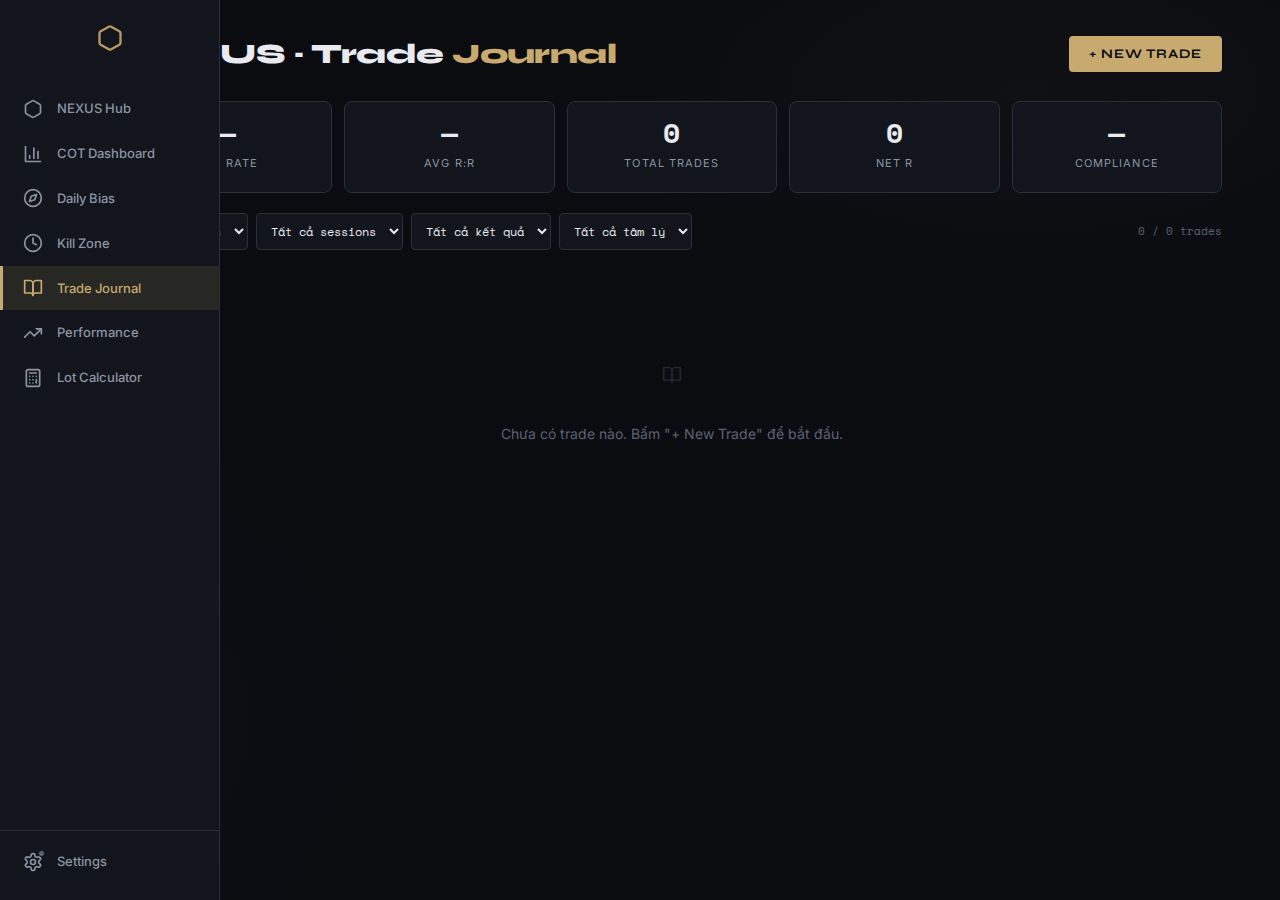
<file: journal/index.html>
<!DOCTYPE html>
<html lang="vi">
<head>
<meta charset="UTF-8">
<meta name="viewport" content="width=device-width, initial-scale=1.0">
<title>NEXUS — Trade Journal</title>
<meta name="description" content="NEXUS Trade Journal — Nhật ký giao dịch ICT với KPI dashboard, ICT Setup Checklist, và phân tích tâm lý.">
<link rel="preconnect" href="https://fonts.googleapis.com">
<link rel="preconnect" href="https://fonts.gstatic.com" crossorigin>
<link href="https://fonts.googleapis.com/css2?family=Inter:wght@400;500;600;700&family=Space+Mono:wght@400;700&family=Syne:wght@600;700;800&display=swap" rel="stylesheet">
<link rel="stylesheet" href="../shared/style.css">
<style>
/* ── Journal-specific styles ── */
/* Uses design system tokens: --bg-primary, --bg-surface, --bg-elevated,
   --border, --border-bright, --text-primary, --text-secondary, --text-muted,
   --accent, --bull, --bear, --warn, --neutral, --font-display, --font-mono, --font-body */

/* ── Header ── */
.journal-header {
  display: flex; align-items: center; justify-content: space-between;
  margin-bottom: 24px; flex-wrap: wrap; gap: 12px;
}
.journal-header h1 {
  font-family: var(--font-display); font-size: 28px; font-weight: 800;
  letter-spacing: -0.02em; color: var(--text-primary);
}
.journal-header h1 span { color: var(--accent); }

/* ── KPI Row — extends nx-kpi-row ── */
.kpi-sub {
  font-size: 11px; color: var(--text-muted); margin-top: 4px;
  font-family: var(--font-mono);
}

/* ── Filters ── */
.filter-row {
  display: flex; gap: 8px; margin-bottom: 20px; flex-wrap: wrap; align-items: center;
}
.filter-row select, .filter-row input {
  background: var(--bg-surface); border: 1px solid var(--border); color: var(--text-primary);
  font-family: var(--font-mono); font-size: 12px; padding: 8px 10px;
  border-radius: var(--r-sm); outline: none; transition: border-color 0.2s;
}
.filter-row select:focus, .filter-row input:focus { border-color: var(--accent); }
.filter-count { font-size: 11px; color: var(--text-muted); margin-left: auto; font-family: var(--font-mono); }

/* ── Trade Cards ── */
.trades-list { display: flex; flex-direction: column; gap: 10px; }
.trade-card {
  background: var(--bg-surface); border: 1px solid var(--border); border-radius: var(--r-md);
  padding: 16px 20px; cursor: pointer; transition: all 0.2s; position: relative;
  border-left: 3px solid var(--border);
}
.trade-card:hover { border-color: var(--border-bright); box-shadow: var(--shadow-card); transform: translateY(-1px); }
.trade-card.win { border-left-color: var(--bull); }
.trade-card.loss { border-left-color: var(--bear); }
.trade-card.open { border-left-color: var(--accent); }
.trade-card.be { border-left-color: var(--text-muted); }

.tc-header { display: flex; align-items: center; gap: 10px; margin-bottom: 8px; flex-wrap: wrap; }
.tc-pair { font-family: var(--font-display); font-weight: 700; font-size: 15px; color: var(--text-primary); }
.tc-bias {
  font-size: 10px; font-weight: 700; letter-spacing: 0.08em; padding: 2px 8px;
  border-radius: var(--r-sm); text-transform: uppercase;
}
.tc-bias.long { background: var(--bull-dim); color: var(--bull); }
.tc-bias.short { background: var(--bear-dim); color: var(--bear); }
.tc-date { font-size: 11px; color: var(--text-muted); font-family: var(--font-mono); }
.tc-session { font-size: 10px; color: var(--text-muted); letter-spacing: 0.06em; }
.tc-rr {
  font-family: var(--font-mono); font-weight: 700; font-size: 16px;
  margin-left: auto;
}
.tc-rr.pos { color: var(--bull); }
.tc-rr.neg { color: var(--bear); }
.tc-rr.neutral { color: var(--text-muted); }

.tc-body { display: flex; gap: 16px; font-size: 12px; color: var(--text-muted); flex-wrap: wrap; }
.tc-body span { display: flex; align-items: center; gap: 4px; }
.tc-compliance {
  display: flex; align-items: center; gap: 4px;
  font-size: 11px; font-weight: 600;
}
.tc-compliance.high { color: var(--bull); }
.tc-compliance.mid { color: var(--accent); }
.tc-compliance.low { color: var(--bear); }

/* ── Modal — uses design system tokens ── */
.modal-overlay {
  display: none; position: fixed; inset: 0; background: rgba(0,0,0,0.82);
  z-index: 1000; justify-content: center; align-items: flex-start;
  padding: 40px 16px; overflow-y: auto;
  backdrop-filter: blur(6px); -webkit-backdrop-filter: blur(6px);
}
.modal-overlay.show { display: flex; }
.modal {
  background: var(--bg-surface); border: 1px solid var(--border-bright); border-radius: var(--r-lg);
  width: 100%; max-width: 640px; max-height: 90vh; overflow-y: auto;
  box-shadow: var(--shadow-modal);
}
.modal-head {
  display: flex; align-items: center; justify-content: space-between;
  padding: 16px 20px; border-bottom: 1px solid var(--border);
}
.modal-title { font-family: var(--font-display); font-size: 18px; font-weight: 700; color: var(--text-primary); }
.modal-close {
  background: none; border: none; color: var(--text-muted); font-size: 22px;
  cursor: pointer; padding: 4px 8px; border-radius: var(--r-sm);
  transition: color 0.15s, background 0.15s;
}
.modal-close:hover { color: var(--text-primary); background: var(--bg-hover); }
.modal-body { padding: 20px; }
.modal-footer {
  display: flex; gap: 8px; justify-content: flex-end;
  padding: 16px 20px; border-top: 1px solid var(--border);
}

/* ── Form ── */
.form-section {
  margin-bottom: 20px; padding-bottom: 16px; border-bottom: 1px solid var(--border);
}
.form-section:last-child { border-bottom: none; margin-bottom: 0; }
.form-section-title {
  font-family: var(--font-display); font-size: 11px; font-weight: 700; letter-spacing: 0.1em;
  text-transform: uppercase; color: var(--accent); margin-bottom: 12px;
}
.form-grid { display: grid; grid-template-columns: 1fr 1fr; gap: 10px; }
.form-grid.cols-3 { grid-template-columns: 1fr 1fr 1fr; }
.form-field { display: flex; flex-direction: column; gap: 4px; }
.form-field.full { grid-column: 1 / -1; }
.form-field label {
  font-size: 11px; color: var(--text-secondary); letter-spacing: 0.04em;
}
.form-field input, .form-field select, .form-field textarea {
  background: var(--bg-primary); border: 1px solid var(--border-bright); color: var(--text-primary);
  font-family: var(--font-mono); font-size: 13px; padding: 8px 10px;
  border-radius: var(--r-sm); outline: none; transition: border-color 0.2s;
}
.form-field input:focus, .form-field select:focus, .form-field textarea:focus {
  border-color: var(--accent);
}
.form-field textarea { min-height: 60px; resize: vertical; }

/* Checklist */
.checklist { display: flex; flex-direction: column; gap: 6px; }
.checklist label {
  display: flex; align-items: center; gap: 8px; font-size: 13px;
  color: var(--text-primary); cursor: pointer; padding: 4px 0;
}
.checklist input[type="checkbox"] {
  accent-color: var(--accent); width: 16px; height: 16px;
}

/* Mood buttons */
.mood-row { display: flex; gap: 6px; flex-wrap: wrap; }
.mood-btn {
  background: var(--bg-primary); border: 1px solid var(--border); color: var(--text-muted);
  padding: 6px 14px; border-radius: var(--r-sm); font-size: 12px; cursor: pointer;
  transition: all 0.2s; font-family: var(--font-body);
}
.mood-btn:hover { border-color: var(--text-secondary); color: var(--text-primary); }
.mood-btn.selected { border-color: var(--accent); color: var(--accent); background: var(--accent-dim); }

/* Buttons — aligned with design system */
.btn-delete {
  background: none; border: 1px solid var(--bear); color: var(--bear);
  padding: 8px 16px; border-radius: var(--r-sm); font-size: 12px;
  font-family: var(--font-mono); cursor: pointer; transition: all 0.2s;
}
.btn-delete:hover { background: var(--bear-dim); }

.btn-save {
  background: var(--accent); color: var(--bg-primary); border: none; border-radius: var(--r-sm);
  padding: 10px 20px; font-family: var(--font-display); font-size: 13px;
  font-weight: 700; letter-spacing: 0.06em; cursor: pointer;
  transition: opacity 0.2s, transform 0.1s;
}
.btn-save:hover { opacity: 0.88; }
.btn-save:active { transform: scale(0.98); }

.btn-cancel {
  background: none; border: 1px solid var(--border-bright); color: var(--text-secondary);
  padding: 8px 16px; border-radius: var(--r-sm); font-size: 12px;
  font-family: var(--font-mono); cursor: pointer; transition: all 0.2s;
}
.btn-cancel:hover { border-color: var(--text-secondary); color: var(--text-primary); }

/* Empty state */
.empty-state {
  text-align: center; padding: 60px 20px; color: var(--text-muted);
}
.empty-state .empty-icon { font-size: 48px; margin-bottom: 16px; opacity: 0.3; }
.empty-state p { font-size: 14px; margin-bottom: 16px; }

/* Auto-fill badge — aligned with nx-badge-accent */
.autofill-badge {
  display: inline-flex; align-items: center; gap: 4px;
  font-size: 10px; color: var(--accent); background: var(--accent-dim);
  padding: 2px 8px; border-radius: var(--r-sm); letter-spacing: 0.04em;
  border: 1px solid rgba(200,169,110,0.2);
}

@media (max-width: 600px) {
  .form-grid, .form-grid.cols-3 { grid-template-columns: 1fr; }
  .journal-header { flex-direction: column; align-items: flex-start; }
}
</style>
</head>
<body>
<div class="nx-app">
  <div class="nx-main">
    <div class="nx-content">

  <div class="journal-header">
    <h1><a href="../" style="color:inherit;text-decoration:none">NEXUS</a> · Trade <span>Journal</span></h1>
    <button class="nx-btn nx-btn-primary" onclick="openTradeModal()">+ New Trade</button>
  </div>

  <!-- KPI Row — uses nx-kpi-row from design system -->
  <div class="nx-kpi-row" id="kpiRow">
    <div class="nx-kpi">
      <div class="nx-kpi-value" id="kpiWinRate">—</div>
      <div class="nx-kpi-label">Win Rate</div>
      <div class="kpi-sub" id="kpiWinSub"></div>
    </div>
    <div class="nx-kpi">
      <div class="nx-kpi-value" id="kpiAvgRR">—</div>
      <div class="nx-kpi-label">Avg R:R</div>
      <div class="kpi-sub" id="kpiRRSub"></div>
    </div>
    <div class="nx-kpi">
      <div class="nx-kpi-value" id="kpiTotal">0</div>
      <div class="nx-kpi-label">Total Trades</div>
      <div class="kpi-sub" id="kpiTotalSub"></div>
    </div>
    <div class="nx-kpi">
      <div class="nx-kpi-value" id="kpiNetR">0</div>
      <div class="nx-kpi-label">Net R</div>
      <div class="kpi-sub" id="kpiNetSub"></div>
    </div>
    <div class="nx-kpi">
      <div class="nx-kpi-value" id="kpiCompliance">—</div>
      <div class="nx-kpi-label">Compliance</div>
      <div class="kpi-sub" id="kpiCompSub"></div>
    </div>
  </div>

  <!-- Filters -->
  <div class="filter-row">
    <select id="filterPair" onchange="renderTrades()">
      <option value="">Tất cả pairs</option>
    </select>
    <select id="filterSession" onchange="renderTrades()">
      <option value="">Tất cả sessions</option>
      <option value="Asian">Asian</option>
      <option value="London">London</option>
      <option value="NY">NY</option>
      <option value="Late NY">Late NY</option>
    </select>
    <select id="filterResult" onchange="renderTrades()">
      <option value="">Tất cả kết quả</option>
      <option value="win">Win</option>
      <option value="loss">Loss</option>
      <option value="be">Break Even</option>
      <option value="open">Open</option>
    </select>
    <select id="filterMood" onchange="renderTrades()">
      <option value="">Tất cả tâm lý</option>
      <option value="Confident">Confident</option>
      <option value="Calm">Calm</option>
      <option value="Neutral">Neutral</option>
      <option value="Anxious">Anxious</option>
      <option value="FOMO">FOMO</option>
      <option value="Revenge">Revenge</option>
    </select>
    <span class="filter-count" id="filterCount"></span>
  </div>

  <!-- Trades List -->
  <div class="trades-list" id="tradesList"></div>

    </div>
  </div>
</div>

<!-- ═══ NEW/EDIT TRADE MODAL ═══ -->
<div class="modal-overlay" id="tradeModal" onclick="if(event.target===this)closeTradeModal()">
  <div class="modal">
    <div class="modal-head">
      <span class="modal-title" id="modalTitle">New Trade</span>
      <button class="modal-close" onclick="closeTradeModal()">×</button>
    </div>
    <div class="modal-body">

      <!-- Section 1: Context -->
      <div class="form-section">
        <div class="form-section-title">① Context</div>
        <div id="contextAutoFill"></div>
        <div class="form-grid">
          <div class="form-field">
            <label>Pair</label>
            <select id="fPair">
              <option value="EUR/USD">EUR/USD</option>
              <option value="GBP/USD">GBP/USD</option>
              <option value="USD/JPY">USD/JPY</option>
              <option value="AUD/USD">AUD/USD</option>
              <option value="USD/CAD">USD/CAD</option>
              <option value="NZD/USD">NZD/USD</option>
              <option value="USD/CHF">USD/CHF</option>
              <option value="EUR/JPY">EUR/JPY</option>
              <option value="GBP/JPY">GBP/JPY</option>
              <option value="EUR/GBP">EUR/GBP</option>
              <option value="AUD/JPY">AUD/JPY</option>
              <option value="CAD/JPY">CAD/JPY</option>
              <option value="NZD/JPY">NZD/JPY</option>
              <option value="EUR/AUD">EUR/AUD</option>
              <option value="GBP/AUD">GBP/AUD</option>
              <option value="EUR/CAD">EUR/CAD</option>
              <option value="GBP/CAD">GBP/CAD</option>
              <option value="AUD/CAD">AUD/CAD</option>
              <option value="AUD/NZD">AUD/NZD</option>
              <option value="EUR/NZD">EUR/NZD</option>
              <option value="GBP/NZD">GBP/NZD</option>
              <option value="EUR/CHF">EUR/CHF</option>
              <option value="GBP/CHF">GBP/CHF</option>
              <option value="CHF/JPY">CHF/JPY</option>
              <option value="NZD/CAD">NZD/CAD</option>
              <option value="NZD/CHF">NZD/CHF</option>
              <option value="AUD/CHF">AUD/CHF</option>
              <option value="CAD/CHF">CAD/CHF</option>
            </select>
          </div>
          <div class="form-field">
            <label>Direction</label>
            <select id="fDirection">
              <option value="Long">Long</option>
              <option value="Short">Short</option>
            </select>
          </div>
          <div class="form-field">
            <label>Date</label>
            <input type="date" id="fDate">
          </div>
          <div class="form-field">
            <label>Session</label>
            <select id="fSession">
              <option value="Asian">Asian</option>
              <option value="London">London</option>
              <option value="NY">NY</option>
              <option value="Late NY">Late NY</option>
            </select>
          </div>
        </div>
      </div>

      <!-- Section 2: Execution -->
      <div class="form-section">
        <div class="form-section-title">② Execution</div>
        <div class="form-grid cols-3">
          <div class="form-field">
            <label>Entry Price</label>
            <input type="text" id="fEntry" placeholder="1.0850" autocomplete="off">
          </div>
          <div class="form-field">
            <label>Stop Loss</label>
            <input type="text" id="fSL" placeholder="1.0820" autocomplete="off">
          </div>
          <div class="form-field">
            <label>Take Profit</label>
            <input type="text" id="fTP" placeholder="1.0940" autocomplete="off">
          </div>
          <div class="form-field">
            <label>Risk $ (tuỳ chọn)</label>
            <input type="text" id="fRiskDollar" placeholder="50" autocomplete="off">
          </div>
          <div class="form-field">
            <label>Lot Size (tuỳ chọn)</label>
            <input type="text" id="fLotSize" placeholder="0.5" autocomplete="off">
          </div>
          <div class="form-field">
            <label>Planned RR</label>
            <input type="text" id="fPlannedRR" readonly tabindex="-1" style="color:var(--accent);background:var(--bg-elevated);">
          </div>
        </div>
      </div>

      <!-- Section 3: ICT Setup Checklist -->
      <div class="form-section">
        <div class="form-section-title">③ ICT Setup Checklist</div>
        <div class="checklist" id="fChecklist">
          <label><input type="checkbox" data-check="htf"> HTF Bias xác nhận (D1/W1)</label>
          <label><input type="checkbox" data-check="ob"> Order Block / Breaker Block</label>
          <label><input type="checkbox" data-check="fvg"> Fair Value Gap (FVG)</label>
          <label><input type="checkbox" data-check="liq"> Liquidity Sweep (BSL/SSL)</label>
          <label><input type="checkbox" data-check="smt"> SMT Divergence / Market Structure Shift</label>
          <label><input type="checkbox" data-check="kz"> Kill Zone Timing</label>
        </div>
        <div style="margin-top:8px;font-size:12px;color:var(--text-muted);">
          Compliance: <strong id="fComplianceDisplay">0/6</strong>
        </div>
      </div>

      <!-- Section 4: Psychology -->
      <div class="form-section">
        <div class="form-section-title">④ Psychology</div>
        <div class="form-field" style="margin-bottom:10px;">
          <label>Tâm lý khi vào lệnh</label>
          <div class="mood-row" id="fMoodRow">
            <button class="mood-btn" onclick="selectMood(this,'Confident')">Confident</button>
            <button class="mood-btn" onclick="selectMood(this,'Calm')">Calm</button>
            <button class="mood-btn" onclick="selectMood(this,'Neutral')">Neutral</button>
            <button class="mood-btn" onclick="selectMood(this,'Anxious')">Anxious</button>
            <button class="mood-btn" onclick="selectMood(this,'FOMO')">FOMO</button>
            <button class="mood-btn" onclick="selectMood(this,'Revenge')">Revenge</button>
          </div>
        </div>
        <div class="form-field full">
          <label>Ghi chú</label>
          <textarea id="fNotes" placeholder="Lý do vào lệnh, setup, context..."></textarea>
        </div>
      </div>

      <!-- Section 5: Result -->
      <div class="form-section">
        <div class="form-section-title">⑤ Result</div>
        <div class="form-grid">
          <div class="form-field">
            <label>Kết quả</label>
            <select id="fResult" onchange="toggleResultFields()">
              <option value="open">Open (chưa đóng)</option>
              <option value="win">Win</option>
              <option value="loss">Loss</option>
              <option value="be">Break Even</option>
            </select>
          </div>
          <div class="form-field" id="fActualRRWrap" style="display:none">
            <label>Actual R:R</label>
            <input type="text" id="fActualRR" placeholder="2.1" autocomplete="off">
          </div>
          <div class="form-field" id="fExitPriceWrap" style="display:none">
            <label>Exit Price</label>
            <input type="text" id="fExitPrice" placeholder="1.0940" autocomplete="off">
          </div>
          <div class="form-field full" id="fLessonWrap" style="display:none">
            <label>Bài học rút ra</label>
            <textarea id="fLesson" placeholder="Ghi chú sau trade..."></textarea>
          </div>
        </div>
      </div>
    </div>

    <div class="modal-footer">
      <button class="btn-delete" id="btnDeleteTrade" onclick="deleteTrade()" style="display:none;margin-right:auto;">Xoá</button>
      <button class="btn-cancel" onclick="closeTradeModal()">Huỷ</button>
      <button class="btn-save" onclick="saveTrade()">Lưu Trade</button>
    </div>
  </div>
</div>

<script src="../shared/utils.js"></script>
<script src="../shared/store.js"></script>
<script src="../shared/crypto.js"></script>
<script src="../shared/sync.js"></script>
<script src="../shared/nav.js"></script>
<script>
// ═══════════════════════════════════════════════════
//  STATE
// ═══════════════════════════════════════════════════
const TRADE_KEY = 'nexus_trades';
let trades = [];
let editingId = null;
let selectedMood = '';

function loadTrades() {
  try { trades = JSON.parse(localStorage.getItem(TRADE_KEY) || '[]'); }
  catch(e) { trades = []; }
}

function saveTrades() {
  localStorage.setItem(TRADE_KEY, JSON.stringify(trades));
}

// ═══════════════════════════════════════════════════
//  KPI CALCULATIONS
// ═══════════════════════════════════════════════════
function updateKPIs() {
  const closed = trades.filter(t => t.result && t.result !== 'open');
  const wins = closed.filter(t => t.result === 'win');
  const losses = closed.filter(t => t.result === 'loss');

  // Win Rate
  const wr = closed.length ? (wins.length / closed.length * 100) : 0;
  document.getElementById('kpiWinRate').textContent = closed.length ? wr.toFixed(0) + '%' : '—';
  document.getElementById('kpiWinRate').style.color = wr >= 50 ? 'var(--bull)' : wr > 0 ? 'var(--bear)' : 'var(--text-primary)';
  document.getElementById('kpiWinSub').textContent = closed.length ? `${wins.length}W / ${losses.length}L` : '';

  // Avg RR
  const rrs = closed.filter(t => t.actualRR != null && t.actualRR !== '').map(t => parseFloat(t.actualRR));
  const winRRs = wins.filter(t => t.actualRR != null).map(t => parseFloat(t.actualRR));
  const avgWinRR = winRRs.length ? (winRRs.reduce((a, b) => a + b, 0) / winRRs.length) : 0;
  document.getElementById('kpiAvgRR').textContent = winRRs.length ? avgWinRR.toFixed(1) + 'R' : '—';
  document.getElementById('kpiRRSub').textContent = rrs.length ? `${rrs.length} trades với RR` : '';

  // Total
  document.getElementById('kpiTotal').textContent = trades.length;
  const openCount = trades.filter(t => !t.result || t.result === 'open').length;
  document.getElementById('kpiTotalSub').textContent = openCount ? `${openCount} open` : '';

  // Net R
  const netR = rrs.reduce((sum, r) => sum + r, 0);
  const netEl = document.getElementById('kpiNetR');
  netEl.textContent = rrs.length ? (netR >= 0 ? '+' : '') + netR.toFixed(1) + 'R' : '0';
  netEl.style.color = netR > 0 ? 'var(--bull)' : netR < 0 ? 'var(--bear)' : 'var(--text-primary)';
  document.getElementById('kpiNetSub').textContent = '';

  // Compliance
  const comps = trades.filter(t => t.compliance != null).map(t => t.compliance);
  const avgComp = comps.length ? (comps.reduce((a, b) => a + b, 0) / comps.length) : 0;
  const compEl = document.getElementById('kpiCompliance');
  compEl.textContent = comps.length ? Math.round(avgComp) + '%' : '—';
  compEl.style.color = avgComp >= 80 ? 'var(--bull)' : avgComp >= 50 ? 'var(--accent)' : avgComp > 0 ? 'var(--bear)' : 'var(--text-primary)';
  document.getElementById('kpiCompSub').textContent = comps.length ? `avg ${comps.length} trades` : '';
}

// ═══════════════════════════════════════════════════
//  RENDER TRADES
// ═══════════════════════════════════════════════════
function renderTrades() {
  const list = document.getElementById('tradesList');
  let filtered = [...trades];

  // Apply filters
  const fPair = document.getElementById('filterPair').value;
  const fSession = document.getElementById('filterSession').value;
  const fResult = document.getElementById('filterResult').value;
  const fMood = document.getElementById('filterMood').value;

  if (fPair) filtered = filtered.filter(t => t.pair === fPair);
  if (fSession) filtered = filtered.filter(t => t.session === fSession);
  if (fResult) filtered = filtered.filter(t => (t.result || 'open') === fResult);
  if (fMood) filtered = filtered.filter(t => t.mood === fMood);

  // Sort by date desc
  filtered.sort((a, b) => new Date(b.date || 0) - new Date(a.date || 0));

  document.getElementById('filterCount').textContent = `${filtered.length} / ${trades.length} trades`;

  if (!filtered.length) {
    list.innerHTML = `<div class="empty-state">
      <div class="empty-icon">${SVG_ICONS['bookOpen']}</div>
      <p>${trades.length ? 'Không có trade nào khớp filter.' : 'Chưa có trade nào. Bấm "+ New Trade" để bắt đầu.'}</p>
    </div>`;
    return;
  }

  list.innerHTML = filtered.map(t => {
    const result = t.result || 'open';
    const rr = t.actualRR != null && t.actualRR !== '' ? parseFloat(t.actualRR) : null;
    const rrDisplay = rr !== null ? (rr >= 0 ? '+' : '') + rr.toFixed(1) + 'R' : (result === 'open' ? 'OPEN' : '—');
    const rrClass = rr !== null ? (rr > 0 ? 'pos' : rr < 0 ? 'neg' : 'neutral') : 'neutral';

    const d = t.date ? new Date(t.date) : null;
    const dateStr = d ? d.toLocaleDateString('vi-VN', { day: '2-digit', month: '2-digit' }) : '—';

    const comp = t.compliance != null ? t.compliance : null;
    const compChecked = t.checkCount || 0;
    const compClass = comp != null ? (comp >= 80 ? 'high' : comp >= 50 ? 'mid' : 'low') : '';

    return `<div class="trade-card ${result}" onclick="editTrade('${t.id}')">
      <div class="tc-header">
        <span class="tc-pair">${t.pair}</span>
        <span class="tc-bias ${t.direction?.toLowerCase()}">${t.direction}</span>
        <span class="tc-date">${dateStr}</span>
        <span class="tc-session">${t.session || ''}</span>
        <span class="tc-rr ${rrClass}">${rrDisplay}</span>
      </div>
      <div class="tc-body">
        <span>Entry: ${t.entry || '—'}</span>
        <span>SL: ${t.sl || '—'}</span>
        ${t.tp ? `<span>TP: ${t.tp}</span>` : ''}
        ${comp != null ? `<span class="tc-compliance ${compClass}">${compChecked}/6 ${SVG_ICONS.check}</span>` : ''}
        ${t.mood ? `<span>Mood: ${t.mood}</span>` : ''}
      </div>
    </div>`;
  }).join('');
}

// ═══════════════════════════════════════════════════
//  MODAL
// ═══════════════════════════════════════════════════
function openTradeModal(trade) {
  editingId = trade ? trade.id : null;
  document.getElementById('modalTitle').textContent = trade ? 'Edit Trade' : 'New Trade';
  document.getElementById('btnDeleteTrade').style.display = trade ? '' : 'none';

  // Reset form
  document.getElementById('fPair').value = trade?.pair || 'EUR/USD';
  document.getElementById('fDirection').value = trade?.direction || 'Long';
  document.getElementById('fDate').value = trade?.date || new Date().toISOString().split('T')[0];
  document.getElementById('fSession').value = trade?.session || detectSession();
  document.getElementById('fEntry').value = trade?.entry || '';
  document.getElementById('fSL').value = trade?.sl || '';
  document.getElementById('fTP').value = trade?.tp || '';
  document.getElementById('fRiskDollar').value = trade?.riskDollar || '';
  document.getElementById('fLotSize').value = trade?.lotSize || '';
  document.getElementById('fPlannedRR').value = trade?.plannedRR || '';
  document.getElementById('fResult').value = trade?.result || 'open';
  document.getElementById('fActualRR').value = trade?.actualRR ?? '';
  document.getElementById('fExitPrice').value = trade?.exitPrice || '';
  document.getElementById('fNotes').value = trade?.notes || '';
  document.getElementById('fLesson').value = trade?.lesson || '';

  // Mood
  selectedMood = trade?.mood || '';
  document.querySelectorAll('.mood-btn').forEach(b => {
    b.classList.toggle('selected', b.textContent === selectedMood);
  });

  // Checklist
  const checks = trade?.checks || {};
  document.querySelectorAll('#fChecklist input[data-check]').forEach(cb => {
    cb.checked = !!checks[cb.dataset.check];
  });
  updateComplianceDisplay();

  // Auto-fill context from locked bias
  loadContextAutoFill();

  toggleResultFields();
  document.getElementById('tradeModal').classList.add('show');
}

function closeTradeModal() {
  document.getElementById('tradeModal').classList.remove('show');
  editingId = null;
}

function detectSession() {
  const h = new Date().getHours(); // VN time (UTC+7)
  if (h >= 5 && h < 14) return 'Asian';
  if (h >= 14 && h < 19) return 'London';
  if (h >= 19 && h < 23) return 'NY';
  return 'Late NY';
}

function loadContextAutoFill() {
  const el = document.getElementById('contextAutoFill');
  try {
    const bias = JSON.parse(localStorage.getItem('nexus_weekly_bias') || 'null');
    if (bias && bias.pairs && bias.pairs.length) {
      el.innerHTML = `<div class="autofill-badge" style="margin-bottom:10px;">
        Auto-fill từ Weekly Bias — ${bias.weekLabel || ''}
      </div>`;
    } else {
      el.innerHTML = '';
    }
  } catch(e) { el.innerHTML = ''; }
}

function toggleResultFields() {
  const result = document.getElementById('fResult').value;
  const show = result !== 'open';
  document.getElementById('fActualRRWrap').style.display = show ? '' : 'none';
  document.getElementById('fExitPriceWrap').style.display = show ? '' : 'none';
  document.getElementById('fLessonWrap').style.display = show ? '' : 'none';
}

function selectMood(btn, mood) {
  selectedMood = mood;
  document.querySelectorAll('.mood-btn').forEach(b => b.classList.remove('selected'));
  btn.classList.add('selected');
}

function updateComplianceDisplay() {
  const cbs = document.querySelectorAll('#fChecklist input[data-check]');
  const checked = [...cbs].filter(cb => cb.checked).length;
  document.getElementById('fComplianceDisplay').textContent = `${checked}/6`;
}

// Listen to checklist changes
document.getElementById('fChecklist').addEventListener('change', updateComplianceDisplay);

// Auto-calc planned RR
['fEntry', 'fSL', 'fTP'].forEach(id => {
  document.getElementById(id).addEventListener('input', () => {
    const entry = parseFloat(document.getElementById('fEntry').value);
    const sl = parseFloat(document.getElementById('fSL').value);
    const tp = parseFloat(document.getElementById('fTP').value);
    if (!isNaN(entry) && !isNaN(sl) && !isNaN(tp) && sl !== entry) {
      const risk = Math.abs(entry - sl);
      const reward = Math.abs(tp - entry);
      const rr = (reward / risk).toFixed(1);
      document.getElementById('fPlannedRR').value = rr + ':1';
    } else {
      document.getElementById('fPlannedRR').value = '';
    }
  });
});

// ═══════════════════════════════════════════════════
//  SAVE / DELETE
// ═══════════════════════════════════════════════════
function saveTrade() {
  const pair = document.getElementById('fPair').value;
  const direction = document.getElementById('fDirection').value;
  const date = document.getElementById('fDate').value;
  const session = document.getElementById('fSession').value;
  const entry = document.getElementById('fEntry').value.trim();
  const sl = document.getElementById('fSL').value.trim();
  const tp = document.getElementById('fTP').value.trim();
  const riskDollar = document.getElementById('fRiskDollar').value.trim();
  const lotSize = document.getElementById('fLotSize').value.trim();
  const plannedRR = document.getElementById('fPlannedRR').value;
  const result = document.getElementById('fResult').value;
  const actualRR = document.getElementById('fActualRR').value.trim();
  const exitPrice = document.getElementById('fExitPrice').value.trim();
  const notes = document.getElementById('fNotes').value.trim();
  const lesson = document.getElementById('fLesson').value.trim();

  // Checklist
  const checks = {};
  let checkCount = 0;
  document.querySelectorAll('#fChecklist input[data-check]').forEach(cb => {
    checks[cb.dataset.check] = cb.checked;
    if (cb.checked) checkCount++;
  });
  const compliance = Math.round((checkCount / 6) * 100);

  const trade = {
    id: editingId || Date.now().toString(36) + Math.random().toString(36).slice(2, 6),
    pair, direction, date, session,
    entry, sl, tp, riskDollar, lotSize, plannedRR,
    checks, checkCount, compliance,
    mood: selectedMood,
    notes, result,
    actualRR: actualRR || null,
    exitPrice, lesson,
    updatedAt: new Date().toISOString()
  };

  if (editingId) {
    const idx = trades.findIndex(t => t.id === editingId);
    if (idx >= 0) trades[idx] = trade;
  } else {
    trades.unshift(trade);
  }

  saveTrades();
  closeTradeModal();
  renderTrades();
  updateKPIs();
  updateFilterPairs();
  showToast(`${SVG_ICONS.check} ${editingId ? 'Đã cập nhật' : 'Đã lưu'} trade ${pair}`);
}

function editTrade(id) {
  const trade = trades.find(t => t.id === id);
  if (trade) openTradeModal(trade);
}

function deleteTrade() {
  if (!editingId) return;
  if (!confirm('Xoá trade này?')) return;
  trades = trades.filter(t => t.id !== editingId);
  saveTrades();
  closeTradeModal();
  renderTrades();
  updateKPIs();
  updateFilterPairs();
  showToast('Đã xoá trade', 'warn');
}

// ═══════════════════════════════════════════════════
//  FILTER PAIRS DYNAMIC
// ═══════════════════════════════════════════════════
function updateFilterPairs() {
  const select = document.getElementById('filterPair');
  const current = select.value;
  const pairs = [...new Set(trades.map(t => t.pair))].sort();
  select.innerHTML = '<option value="">Tất cả pairs</option>' +
    pairs.map(p => `<option value="${p}" ${p === current ? 'selected' : ''}>${p}</option>`).join('');
}

// ═══════════════════════════════════════════════════
//  INIT
// ═══════════════════════════════════════════════════
loadTrades();
renderTrades();
updateKPIs();
updateFilterPairs();
</script>
</body>
</html>
</file>
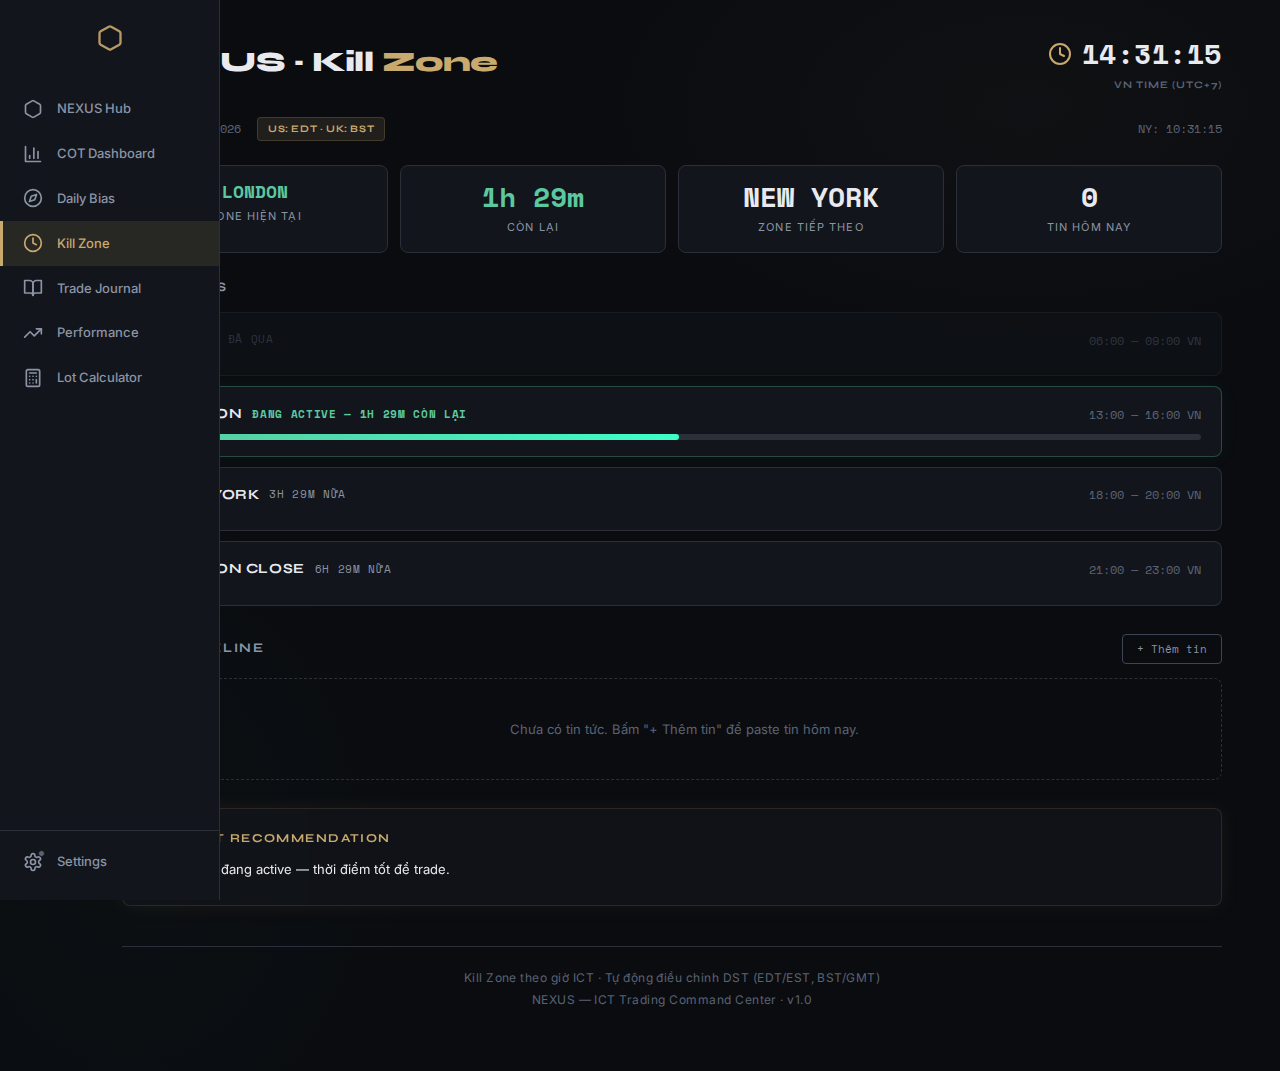
<file: killzone/index.html>
<!DOCTYPE html>
<html lang="vi">
<head>
<meta charset="UTF-8">
<meta name="viewport" content="width=device-width, initial-scale=1.0">
<title>NEXUS — Kill Zone Timer</title>
<meta name="description" content="NEXUS Kill Zone Timer — Đồng hồ real-time theo dõi Kill Zone ICT, Timeline tin tức, và Smart Recommendation.">
<link rel="preconnect" href="https://fonts.googleapis.com">
<link rel="preconnect" href="https://fonts.gstatic.com" crossorigin>
<link href="https://fonts.googleapis.com/css2?family=Inter:wght@400;500;600;700&family=Space+Mono:wght@400;700&family=Syne:wght@600;700;800&display=swap" rel="stylesheet">
<link rel="stylesheet" href="../shared/style.css">
<style>
/* ── Kill Zone page-specific styles ── */
/* Uses design system tokens: --bg-primary, --bg-surface, --bg-elevated,
   --border, --border-bright, --text-primary, --text-secondary, --text-muted,
   --accent, --bull, --bear, --warn, --neutral, --font-display, --font-mono, --font-body */

/* ── Header ── */
.kz-header {
  display: flex; align-items: center; justify-content: space-between;
  margin-bottom: 24px; flex-wrap: wrap; gap: 12px;
}
.kz-header h1 {
  font-family: var(--font-display); font-size: 28px; font-weight: 800;
  letter-spacing: -0.02em; color: var(--text-primary);
}
.kz-header h1 span { color: var(--accent); }

/* ── Live Clock ── */
.kz-clock {
  display: flex; align-items: center; gap: 10px;
  font-family: var(--font-mono); font-size: 28px; font-weight: 700;
  color: var(--text-primary); letter-spacing: 0.02em;
}
.kz-clock-label {
  font-size: 10px; font-weight: 700; letter-spacing: 0.1em;
  text-transform: uppercase; color: var(--text-muted);
  font-family: var(--font-display);
}
.kz-clock-icon { color: var(--accent); display: flex; align-items: center; }
.kz-clock-icon svg { width: 24px; height: 24px; }

/* ── Date/Timezone Bar ── */
.kz-tz-bar {
  display: flex; align-items: center; gap: 16px; flex-wrap: wrap;
  margin-bottom: 24px; font-size: 12px; color: var(--text-muted);
  font-family: var(--font-mono);
}
.kz-tz-badge {
  display: inline-flex; align-items: center; gap: 4px;
  font-size: 10px; color: var(--accent); background: var(--accent-dim);
  padding: 3px 10px; border-radius: var(--r-sm); letter-spacing: 0.06em;
  font-weight: 700; font-family: var(--font-display);
  border: 1px solid rgba(200,169,110,0.2);
}

/* ── Kill Zone Cards ── */
.kz-zones { display: flex; flex-direction: column; gap: 10px; margin-bottom: 28px; }
.kz-zone {
  background: var(--bg-surface); border: 1px solid var(--border); border-radius: var(--r-md);
  padding: 16px 20px; position: relative;
  border-left: 3px solid var(--border); transition: all 0.3s;
}
.kz-zone.active {
  border-left-color: var(--bull);
  border-color: rgba(92,200,160,0.3);
  box-shadow: 0 0 20px rgba(92,200,160,0.06);
}
.kz-zone.avoid {
  border-left-color: var(--warn);
  border-color: rgba(224,192,92,0.25);
}
.kz-zone.upcoming { border-left-color: var(--text-muted); }
.kz-zone.passed { opacity: 0.45; }

.kz-zone-head {
  display: flex; align-items: center; gap: 10px; margin-bottom: 8px; flex-wrap: wrap;
}
.kz-zone-indicator {
  width: 10px; height: 10px; border-radius: 50%; flex-shrink: 0;
}
.kz-zone-indicator.active { background: var(--bull); box-shadow: 0 0 8px var(--bull); animation: nx-pulse 2s ease-in-out infinite; }
.kz-zone-indicator.upcoming { background: var(--text-muted); }
.kz-zone-indicator.avoid { background: var(--warn); }
.kz-zone-indicator.passed { background: var(--border); }

.kz-zone-name {
  font-family: var(--font-display); font-weight: 700; font-size: 14px;
  color: var(--text-primary); letter-spacing: 0.04em;
}
.kz-zone-status {
  font-size: 11px; font-family: var(--font-mono); letter-spacing: 0.06em;
  text-transform: uppercase;
}
.kz-zone-status.live { color: var(--bull); font-weight: 700; }
.kz-zone-status.soon { color: var(--text-secondary); }
.kz-zone-status.warn { color: var(--warn); font-weight: 700; }
.kz-zone-status.done { color: var(--text-muted); }

.kz-zone-time {
  margin-left: auto; font-size: 12px; font-family: var(--font-mono);
  color: var(--text-muted);
}

/* Progress bar */
.kz-progress {
  height: 6px; background: var(--border); border-radius: 3px;
  overflow: hidden; margin-top: 4px;
}
.kz-progress-fill {
  height: 100%; border-radius: 3px; transition: width 1s linear;
}
.kz-progress-fill.active { background: linear-gradient(90deg, var(--bull), #3dffc8); }
.kz-progress-fill.avoid { background: linear-gradient(90deg, var(--warn), #e0c05c); }

/* ── News Section ── */
.kz-section-header {
  display: flex; align-items: center; justify-content: space-between;
  margin-bottom: 14px; flex-wrap: wrap; gap: 8px;
}
.kz-section-title {
  font-family: var(--font-display); font-size: 13px; font-weight: 700;
  letter-spacing: 0.12em; text-transform: uppercase; color: var(--text-secondary);
  display: flex; align-items: center; gap: 8px;
}
.kz-section-title svg { width: 16px; height: 16px; stroke: var(--accent); }

/* News Timeline */
.kz-news-timeline { position: relative; padding-left: 24px; margin-bottom: 28px; }
.kz-news-timeline::before {
  content: ''; position: absolute; left: 5px; top: 0; bottom: 0;
  width: 1px; background: var(--border);
}
.kz-news-item {
  position: relative; padding: 10px 0 10px 16px;
  border-bottom: 1px solid rgba(42,47,58,0.5);
}
.kz-news-item:last-child { border-bottom: none; }
.kz-news-dot {
  position: absolute; left: -22px; top: 14px;
  width: 8px; height: 8px; border-radius: 50%; background: var(--border-bright);
}
.kz-news-dot.high { background: var(--bear); box-shadow: 0 0 6px var(--bear); }
.kz-news-dot.medium { background: var(--warn); }
.kz-news-dot.low { background: var(--text-muted); }

.kz-news-head {
  display: flex; align-items: center; gap: 8px; flex-wrap: wrap;
}
.kz-news-time {
  font-family: var(--font-mono); font-size: 12px; font-weight: 700;
  color: var(--text-primary); min-width: 44px;
}
.kz-news-impact {
  font-size: 9px; font-weight: 700; letter-spacing: 0.08em;
  padding: 2px 6px; border-radius: var(--r-sm); text-transform: uppercase;
}
.kz-news-impact.high { color: var(--bear); background: var(--bear-dim); }
.kz-news-impact.medium { color: var(--warn); background: var(--warn-dim); }
.kz-news-impact.low { color: var(--text-muted); background: var(--bg-hover); }
.kz-news-currency {
  font-size: 11px; font-weight: 700; color: var(--accent);
  letter-spacing: 0.08em; font-family: var(--font-display);
}
.kz-news-title {
  font-size: 13px; color: var(--text-primary); font-weight: 500;
}
.kz-news-details {
  font-size: 11px; color: var(--text-muted); font-family: var(--font-mono);
  margin-top: 3px;
}

/* ── News Input Modal ── */
.kz-news-input-area {
  background: var(--bg-surface); border: 1px solid var(--border); border-radius: var(--r-md);
  padding: 16px 20px; margin-bottom: 24px;
}
.kz-news-input-area textarea {
  width: 100%; min-height: 100px; resize: vertical;
  background: var(--bg-primary); border: 1px solid var(--border-bright); color: var(--text-primary);
  font-family: var(--font-mono); font-size: 12px; padding: 10px;
  border-radius: var(--r-sm); outline: none; transition: border-color 0.2s;
}
.kz-news-input-area textarea:focus { border-color: var(--accent); }
.kz-news-input-area textarea::placeholder { color: var(--text-muted); }
.kz-news-input-hint {
  font-size: 11px; color: var(--text-muted); margin-top: 8px;
  font-family: var(--font-mono); line-height: 1.5;
}
.kz-news-input-actions {
  display: flex; gap: 8px; margin-top: 10px; align-items: center;
}

/* ── Smart Recommendation ── */
.kz-reco {
  background: rgba(18, 21, 27, 0.7);
  backdrop-filter: blur(12px); -webkit-backdrop-filter: blur(12px);
  border: 1px solid rgba(200, 169, 110, 0.15); border-radius: var(--r-md);
  padding: 20px; margin-bottom: 28px;
  box-shadow: var(--shadow-glow);
}
.kz-reco-header {
  display: flex; align-items: center; gap: 8px; margin-bottom: 10px;
  font-family: var(--font-display); font-size: 12px; font-weight: 700;
  letter-spacing: 0.12em; text-transform: uppercase; color: var(--accent);
}
.kz-reco-header svg { width: 18px; height: 18px; stroke: var(--accent); }
.kz-reco-body {
  font-size: 13px; color: var(--text-primary); line-height: 1.6;
}
.kz-reco-body .highlight { color: var(--accent); font-weight: 600; }
.kz-reco-body .bull-tag { color: var(--bull); font-weight: 600; }
.kz-reco-body .bear-tag { color: var(--bear); font-weight: 600; }

/* ── Empty State ── */
.kz-empty {
  text-align: center; padding: 40px 20px; color: var(--text-muted);
  font-size: 13px; border: 1px dashed var(--border); border-radius: var(--r-md);
}

/* ── Toggle for news input ── */
.kz-toggle-btn {
  background: none; border: 1px solid var(--border-bright); color: var(--text-secondary);
  padding: 6px 14px; border-radius: var(--r-sm); font-size: 11px;
  font-family: var(--font-mono); cursor: pointer; transition: all 0.2s;
}
.kz-toggle-btn:hover { border-color: var(--text-secondary); color: var(--text-primary); }

@media (max-width: 600px) {
  .kz-header { flex-direction: column; align-items: flex-start; }
  .kz-clock { font-size: 22px; }
}
</style>
</head>
<body>
<div class="nx-app">
  <div class="nx-main">
    <div class="nx-content">

  <div class="kz-header">
    <h1><a href="../" style="color:inherit;text-decoration:none">NEXUS</a> · Kill <span>Zone</span></h1>
    <div>
      <div class="kz-clock">
        <span class="kz-clock-icon"></span>
        <span id="liveClock">--:--:--</span>
      </div>
      <div class="kz-clock-label" style="text-align:right" id="clockLabel">VN Time (UTC+7)</div>
    </div>
  </div>

  <!-- Timezone / Date Bar -->
  <div class="kz-tz-bar">
    <span id="dateDisplay">—</span>
    <span class="kz-tz-badge" id="dstBadge">—</span>
    <span id="nyTimeDisplay" style="margin-left:auto">—</span>
  </div>

  <!-- KPI Row — quick glance -->
  <div class="nx-kpi-row" style="margin-bottom:24px">
    <div class="nx-kpi">
      <div class="nx-kpi-value" id="kpiCurrentZone" style="font-size:18px;">—</div>
      <div class="nx-kpi-label">Zone hiện tại</div>
    </div>
    <div class="nx-kpi">
      <div class="nx-kpi-value" id="kpiTimeLeft">—</div>
      <div class="nx-kpi-label">Còn lại</div>
    </div>
    <div class="nx-kpi">
      <div class="nx-kpi-value" id="kpiNextZone">—</div>
      <div class="nx-kpi-label">Zone tiếp theo</div>
    </div>
    <div class="nx-kpi">
      <div class="nx-kpi-value" id="kpiNewsCount">0</div>
      <div class="nx-kpi-label">Tin hôm nay</div>
    </div>
  </div>

  <!-- Kill Zone Cards -->
  <h2 class="nx-section-title" id="zonesTitle">KILL ZONES</h2>
  <div class="kz-zones" id="kzZones"></div>

  <!-- News Timeline -->
  <div class="kz-section-header">
    <h2 class="nx-section-title" style="margin-bottom:0">NEWS TIMELINE</h2>
    <button class="kz-toggle-btn" id="toggleNewsInput" onclick="toggleNewsInput()">+ Thêm tin</button>
  </div>

  <!-- News Input Area (hidden by default) -->
  <div class="kz-news-input-area" id="newsInputArea" style="display:none">
    <textarea id="newsTextarea" placeholder="Paste tin tức từ Forex Factory / ForexLive (mỗi dòng 1 tin)...

VD:
07:30 JPY BOJ Minutes High
14:15 EUR German CPI Medium Forecast: 0.3% Prev: 0.3%
20:30 USD Core CPI High Forecast: 0.3% Prev: 0.3%"></textarea>
    <div class="kz-news-input-hint">
      Định dạng: <code>GIỜ:PHÚT CURRENCY TIÊU_ĐỀ IMPACT [Forecast: X Prev: Y]</code><br>
      Impact: <code>High</code>, <code>Medium</code>, hoặc <code>Low</code>
    </div>
    <div class="kz-news-input-actions">
      <button class="nx-btn nx-btn-primary" style="font-size:12px; padding:8px 16px" onclick="parseAndSaveNews()">Lưu tin</button>
      <button class="nx-btn nx-btn-ghost" onclick="clearNews()">Xoá tất cả</button>
      <span id="newsParseStatus" style="font-size:11px; color:var(--text-muted); margin-left:auto; font-family:var(--font-mono);"></span>
    </div>
  </div>

  <div class="kz-news-timeline" id="newsTimeline">
    <div class="kz-empty">Chưa có tin tức. Bấm "+ Thêm tin" để paste tin hôm nay.</div>
  </div>

  <!-- Smart Recommendation -->
  <div class="kz-reco" id="smartReco" style="display:none">
    <div class="kz-reco-header"></div>
    <div class="kz-reco-body" id="recoBody"></div>
  </div>

  <!-- Footer -->
  <footer class="nx-footer">
    Kill Zone theo giờ ICT · Tự động điều chỉnh DST (EDT/EST, BST/GMT)<br>
    NEXUS — ICT Trading Command Center · v1.0
  </footer>

    </div>
  </div>
</div>

<script src="../shared/utils.js"></script>
<script src="../shared/store.js"></script>
<script src="../shared/crypto.js"></script>
<script src="../shared/sync.js"></script>
<script src="../shared/nav.js"></script>
<script>
// ═══════════════════════════════════════════════════
//  KILL ZONE DEFINITIONS (UTC-based)
//  All times in UTC hours. We compute offsets for US/UK DST.
// ═══════════════════════════════════════════════════

// DST Detection — determines current US and UK offsets
function getUSDSTOffset() {
  // US DST: 2nd Sunday March → 1st Sunday November (EDT = UTC-4, EST = UTC-5)
  const now = new Date();
  const year = now.getFullYear();
  // March: 2nd Sunday
  const marchFirst = new Date(year, 2, 1);
  const marchDay = marchFirst.getDay();
  const dstStart = new Date(year, 2, 8 + (7 - marchDay) % 7, 2, 0, 0); // 2am local
  // November: 1st Sunday
  const novFirst = new Date(year, 10, 1);
  const novDay = novFirst.getDay();
  const dstEnd = new Date(year, 10, 1 + (7 - novDay) % 7, 2, 0, 0);
  return (now >= dstStart && now < dstEnd) ? -4 : -5;
}

function getUKDSTOffset() {
  // UK DST: last Sunday March → last Sunday October (BST = UTC+1, GMT = UTC+0)
  const now = new Date();
  const year = now.getFullYear();
  // March: last Sunday
  const marchLast = new Date(year, 3, 0); // last day of March
  const marchSun = marchLast.getDate() - marchLast.getDay();
  const bstStart = new Date(year, 2, marchSun, 1, 0, 0); // 1am UTC
  // October: last Sunday
  const octLast = new Date(year, 10, 0);
  const octSun = octLast.getDate() - octLast.getDay();
  const bstEnd = new Date(year, 9, octSun, 1, 0, 0);
  return (now >= bstStart && now < bstEnd) ? 1 : 0;
}

// VN timezone is fixed UTC+7
const VN_OFFSET = 7;

// Kill Zones defined in actual session times (New York local)
// We convert to VN time dynamically based on DST
function getKillZones() {
  const usOffset = getUSDSTOffset(); // -4 (EDT) or -5 (EST)
  const ukOffset = getUKDSTOffset(); // +1 (BST) or +0 (GMT)

  // Convert NY local hour → VN hour
  // NY local → UTC: hour - usOffset → +VN_OFFSET
  // e.g. NY 9:30 EDT(UTC-4): 9:30 + 4 = 13:30 UTC → 13:30 + 7 = 20:30 VN
  function nyToVN(h, m) {
    let utcMin = (h * 60 + m) - usOffset * 60;
    let vnMin = utcMin + VN_OFFSET * 60;
    if (vnMin < 0) vnMin += 1440;
    if (vnMin >= 1440) vnMin -= 1440;
    return vnMin; // minutes from midnight VN
  }

  // Convert London local hour → VN hour
  function londonToVN(h, m) {
    let utcMin = (h * 60 + m) - ukOffset * 60;
    let vnMin = utcMin + VN_OFFSET * 60;
    if (vnMin < 0) vnMin += 1440;
    if (vnMin >= 1440) vnMin -= 1440;
    return vnMin;
  }

  // Build zones and auto-detect crossesMidnight based on VN times
  function makeZone(id, name, label, startMin, endMin, avoid, color) {
    // If endVN <= startVN, the zone crosses midnight in VN time
    const crossesMidnight = endMin <= startMin;
    return { id, name, label, startVN: startMin, endVN: endMin, crossesMidnight, avoid, color };
  }

  return [
    makeZone('asian', 'ASIAN', 'Asian Kill Zone',
      nyToVN(19, 0), nyToVN(22, 0), false, 'var(--neutral)'),
    makeZone('london', 'LONDON', 'London Kill Zone',
      nyToVN(2, 0), nyToVN(5, 0), false, 'var(--accent)'),
    makeZone('ny', 'NEW YORK', 'New York Kill Zone',
      nyToVN(7, 0), nyToVN(9, 0), false, 'var(--bull)'),
    makeZone('londonclose', 'LONDON CLOSE', 'London Close Kill Zone',
      nyToVN(10, 0), nyToVN(12, 0), false, 'var(--accent)'),
  ];
}

// ═══════════════════════════════════════════════════
//  TIME UTILITIES
// ═══════════════════════════════════════════════════
function formatTime(h, m, s) {
  return `${String(h).padStart(2,'0')}:${String(m).padStart(2,'0')}:${String(s).padStart(2,'0')}`;
}

function formatMinutes(totalMin) {
  if (totalMin < 0) totalMin += 1440;
  const h = Math.floor(totalMin / 60) % 24;
  const m = totalMin % 60;
  return `${String(h).padStart(2,'0')}:${String(m).padStart(2,'0')}`;
}

function minutesDiff(fromMin, toMin, crossesMidnight) {
  if (crossesMidnight) {
    if (fromMin >= toMin) return (1440 - fromMin) + toMin;
  }
  let diff = toMin - fromMin;
  if (diff < 0) diff += 1440;
  return diff;
}

function isInZone(nowMin, zone) {
  if (zone.crossesMidnight) {
    return nowMin >= zone.startVN || nowMin < zone.endVN;
  }
  return nowMin >= zone.startVN && nowMin < zone.endVN;
}

function formatDuration(mins) {
  if (mins <= 0) return '0 phút';
  const h = Math.floor(mins / 60);
  const m = mins % 60;
  if (h > 0 && m > 0) return `${h}h ${m}m`;
  if (h > 0) return `${h}h`;
  return `${m}m`;
}

// ═══════════════════════════════════════════════════
//  RENDER KILL ZONES
// ═══════════════════════════════════════════════════
function renderZones() {
  const now = new Date();
  const vnH = now.getHours();
  const vnM = now.getMinutes();
  const nowMin = vnH * 60 + vnM;

  const zones = getKillZones();
  const container = document.getElementById('kzZones');

  let activeZone = null;
  let nextZone = null;
  let nextZoneTime = Infinity;

  // Determine state for each zone
  const zoneStates = zones.map(z => {
    const inZone = isInZone(nowMin, z);
    const duration = minutesDiff(z.startVN, z.endVN, z.crossesMidnight);

    let state, timeLeft, progress;

    if (inZone) {
      state = z.avoid ? 'avoid' : 'active';
      if (z.crossesMidnight) {
        timeLeft = nowMin >= z.startVN
          ? (1440 - nowMin) + z.endVN
          : z.endVN - nowMin;
      } else {
        timeLeft = z.endVN - nowMin;
      }
      const elapsed = duration - timeLeft;
      progress = Math.min(100, Math.max(0, (elapsed / duration) * 100));
      if (!z.avoid) activeZone = z;
    } else {
      let minsUntil;
      if (z.crossesMidnight) {
        minsUntil = nowMin >= z.startVN ? 0 : (z.startVN < nowMin ? 1440 - nowMin + z.startVN : z.startVN - nowMin);
      } else {
        minsUntil = z.startVN - nowMin;
        if (minsUntil < 0) minsUntil += 1440;
      }

      // Check if zone already passed today
      let endOfZone = z.endVN;
      const passed = !z.crossesMidnight && nowMin >= endOfZone;

      state = passed ? 'passed' : 'upcoming';
      timeLeft = minsUntil;
      progress = passed ? 100 : 0;

      if (!passed && minsUntil < nextZoneTime && minsUntil > 0) {
        nextZoneTime = minsUntil;
        nextZone = z;
      }
    }

    return { ...z, state, timeLeft, progress, duration };
  });

  container.innerHTML = zoneStates.map(z => {
    let statusText, statusClass;
    switch (z.state) {
      case 'active':
        statusText = `ĐANG ACTIVE — ${formatDuration(z.timeLeft)} còn lại`;
        statusClass = 'live';
        break;
      case 'avoid':
        statusText = `TRÁNH TRADE — ${formatDuration(z.timeLeft)} còn lại`;
        statusClass = 'warn';
        break;
      case 'upcoming':
        statusText = `${formatDuration(z.timeLeft)} nữa`;
        statusClass = 'soon';
        break;
      case 'passed':
        statusText = 'Đã qua';
        statusClass = 'done';
        break;
    }

    const showProgress = z.state === 'active' || z.state === 'avoid';

    return `<div class="kz-zone ${z.state}">
      <div class="kz-zone-head">
        <div class="kz-zone-indicator ${z.state}"></div>
        <span class="kz-zone-name">${z.name}</span>
        <span class="kz-zone-status ${statusClass}">${statusText}</span>
        <span class="kz-zone-time">${formatMinutes(z.startVN)} — ${formatMinutes(z.endVN)} VN</span>
      </div>
      ${showProgress ? `<div class="kz-progress"><div class="kz-progress-fill ${z.state}" style="width:${z.progress.toFixed(1)}%"></div></div>` : ''}
    </div>`;
  }).join('');

  // Update KPIs
  const kzCurrent = document.getElementById('kpiCurrentZone');
  const kzTimeLeft = document.getElementById('kpiTimeLeft');
  const kzNext = document.getElementById('kpiNextZone');

  const activeState = zoneStates.find(z => z.state === 'active');
  const avoidState = zoneStates.find(z => z.state === 'avoid');

  if (activeState) {
    kzCurrent.textContent = activeState.name;
    kzCurrent.style.color = 'var(--bull)';
    kzTimeLeft.textContent = formatDuration(activeState.timeLeft);
    kzTimeLeft.style.color = 'var(--bull)';
  } else if (avoidState) {
    kzCurrent.textContent = avoidState.name;
    kzCurrent.style.color = 'var(--warn)';
    kzTimeLeft.textContent = formatDuration(avoidState.timeLeft);
    kzTimeLeft.style.color = 'var(--warn)';
  } else {
    kzCurrent.textContent = 'Không có';
    kzCurrent.style.color = 'var(--text-muted)';
    kzTimeLeft.textContent = '—';
    kzTimeLeft.style.color = 'var(--text-muted)';
  }

  if (nextZone) {
    kzNext.textContent = nextZone.name;
    kzNext.style.color = 'var(--text-primary)';
  } else {
    kzNext.textContent = 'Ngày mai';
    kzNext.style.color = 'var(--text-muted)';
  }
}

// ═══════════════════════════════════════════════════
//  LIVE CLOCK
// ═══════════════════════════════════════════════════
function updateClock() {
  const now = new Date();
  const h = now.getHours();
  const m = now.getMinutes();
  const s = now.getSeconds();
  document.getElementById('liveClock').textContent = formatTime(h, m, s);

  // Date display
  const days = ['Chủ nhật', 'Thứ 2', 'Thứ 3', 'Thứ 4', 'Thứ 5', 'Thứ 6', 'Thứ 7'];
  document.getElementById('dateDisplay').textContent =
    `${days[now.getDay()]}, ${now.toLocaleDateString('vi-VN', { day: '2-digit', month: '2-digit', year: 'numeric' })}`;

  // DST badge
  const usOffset = getUSDSTOffset();
  const ukOffset = getUKDSTOffset();
  const usDST = usOffset === -4 ? 'EDT' : 'EST';
  const ukDST = ukOffset === 1 ? 'BST' : 'GMT';
  document.getElementById('dstBadge').textContent = `US: ${usDST} · UK: ${ukDST}`;

  // NY time display
  const nyDate = new Date(now.toLocaleString('en-US', { timeZone: usOffset === -4 ? 'America/New_York' : 'America/New_York' }));
  document.getElementById('nyTimeDisplay').textContent = `NY: ${formatTime(nyDate.getHours(), nyDate.getMinutes(), nyDate.getSeconds())}`;

  // Clock icon
  document.querySelector('.kz-clock-icon').innerHTML = SVG_ICONS.clock;
}

// ═══════════════════════════════════════════════════
//  NEWS TIMELINE
// ═══════════════════════════════════════════════════
const NEWS_KEY = 'nexus_killzone_news';
const NEWS_DATE_KEY = 'nexus_killzone_news_date';

function loadNews() {
  try {
    const savedDate = localStorage.getItem(NEWS_DATE_KEY);
    const today = new Date().toISOString().split('T')[0];
    if (savedDate !== today) return []; // Auto-clear old news
    return JSON.parse(localStorage.getItem(NEWS_KEY) || '[]');
  } catch(e) { return []; }
}

function saveNews(news) {
  const today = new Date().toISOString().split('T')[0];
  localStorage.setItem(NEWS_KEY, JSON.stringify(news));
  localStorage.setItem(NEWS_DATE_KEY, today);
}

function toggleNewsInput() {
  const area = document.getElementById('newsInputArea');
  const btn = document.getElementById('toggleNewsInput');
  if (area.style.display === 'none') {
    area.style.display = 'block';
    btn.innerHTML = SVG_ICONS.x + ' Đóng';
  } else {
    area.style.display = 'none';
    btn.textContent = '+ Thêm tin';
  }
}

function parseAndSaveNews() {
  const raw = document.getElementById('newsTextarea').value.trim();
  if (!raw) {
    showToast('Chưa có nội dung để parse', 'warn');
    return;
  }

  const lines = raw.split('\n').filter(l => l.trim());
  const news = [];

  for (const line of lines) {
    // Pattern: HH:MM CURRENCY TITLE IMPACT [Forecast: X] [Prev: Y]
    const match = line.match(/^(\d{1,2}:\d{2})\s+([A-Z]{3})\s+(.+?)(?:\s+(High|Medium|Low))(.*)$/i);
    if (match) {
      const [, time, currency, title, impact, rest] = match;
      let forecast = '', prev = '';

      const fMatch = rest.match(/Forecast:\s*([^\s]+)/i);
      const pMatch = rest.match(/Prev:\s*([^\s]+)/i);
      if (fMatch) forecast = fMatch[1];
      if (pMatch) prev = pMatch[1];

      news.push({
        id: Date.now().toString(36) + Math.random().toString(36).slice(2, 4),
        time, currency: currency.toUpperCase(),
        title: title.trim(),
        impact: impact.charAt(0).toUpperCase() + impact.slice(1).toLowerCase(),
        forecast, prev
      });
    }
  }

  if (news.length === 0) {
    showToast('Không parse được tin nào. Kiểm tra định dạng.', 'error');
    return;
  }

  // Sort by time
  news.sort((a, b) => a.time.localeCompare(b.time));
  saveNews(news);
  renderNews();
  showToast(`Đã lưu ${news.length} tin`, 'success');
  document.getElementById('newsParseStatus').textContent = `${news.length} tin parsed`;
  document.getElementById('newsTextarea').value = '';
  toggleNewsInput();
}

function clearNews() {
  if (!confirm('Xoá tất cả tin tức hôm nay?')) return;
  saveNews([]);
  renderNews();
  showToast('Đã xoá tin tức', 'warn');
}

function renderNews() {
  const news = loadNews();
  const container = document.getElementById('newsTimeline');
  document.getElementById('kpiNewsCount').textContent = news.length;

  if (!news.length) {
    container.innerHTML = '<div class="kz-empty">Chưa có tin tức. Bấm "+ Thêm tin" để paste tin hôm nay.</div>';
    return;
  }

  const now = new Date();
  const nowStr = `${String(now.getHours()).padStart(2,'0')}:${String(now.getMinutes()).padStart(2,'0')}`;

  container.innerHTML = news.map(n => {
    const isPast = n.time < nowStr;
    const impactClass = n.impact.toLowerCase();
    const details = [];
    if (n.forecast) details.push(`Forecast: ${n.forecast}`);
    if (n.prev) details.push(`Prev: ${n.prev}`);

    return `<div class="kz-news-item" style="${isPast ? 'opacity:0.5' : ''}">
      <div class="kz-news-dot ${impactClass}"></div>
      <div class="kz-news-head">
        <span class="kz-news-time">${n.time}</span>
        <span class="kz-news-impact ${impactClass}">${n.impact}</span>
        <span class="kz-news-currency">${n.currency}</span>
        <span class="kz-news-title">${n.title}</span>
      </div>
      ${details.length ? `<div class="kz-news-details">${details.join(' | ')}</div>` : ''}
    </div>`;
  }).join('');
}

// ═══════════════════════════════════════════════════
//  SMART RECOMMENDATION
// ═══════════════════════════════════════════════════
function renderRecommendation() {
  const recoEl = document.getElementById('smartReco');
  const bodyEl = document.getElementById('recoBody');

  // Get locked weekly bias
  let biasData = null;
  try {
    biasData = JSON.parse(localStorage.getItem('nexus_weekly_bias') || 'null');
  } catch(e) {}

  // Get daily bias
  let dailyBias = null;
  try {
    dailyBias = JSON.parse(localStorage.getItem('nexus_daily_bias') || 'null');
  } catch(e) {}

  // Get news
  const news = loadNews();
  const highImpact = news.filter(n => n.impact === 'High');

  // Build recommendation
  const parts = [];

  // Active zone context
  const now = new Date();
  const nowMin = now.getHours() * 60 + now.getMinutes();
  const zones = getKillZones();
  const activeZone = zones.find(z => isInZone(nowMin, z) && !z.avoid);
  const avoidZone = zones.find(z => isInZone(nowMin, z) && z.avoid);

  if (avoidZone) {
    parts.push(`${SVG_ICONS.alertTriangle} Đang trong <span class="highlight">${avoidZone.name}</span> — tránh vào lệnh mới.`);
  } else if (activeZone) {
    parts.push(`${SVG_ICONS.checkCircle} <span class="highlight">${activeZone.name}</span> đang active — thời điểm tốt để trade.`);
  } else {
    const nextZone = zones.find(z => {
      if (z.avoid) return false;
      let minsUntil = z.startVN - nowMin;
      if (minsUntil < 0) minsUntil += 1440;
      return minsUntil > 0 && minsUntil < 480;
    });
    if (nextZone) {
      let minsUntil = nextZone.startVN - nowMin;
      if (minsUntil < 0) minsUntil += 1440;
      parts.push(`${SVG_ICONS.hourglass} Đợi <span class="highlight">${nextZone.name}</span> — còn ${formatDuration(minsUntil)}.`);
    }
  }

  // Weekly bias info
  if (biasData && biasData.pairs) {
    const bullish = biasData.pairs.filter(p => p.bias && p.bias.includes('BULL'));
    const bearish = biasData.pairs.filter(p => p.bias && p.bias.includes('BEAR'));
    if (bullish.length) {
      parts.push(`COT Bullish: ${bullish.map(p => `<span class="bull-tag">${p.code}</span>`).join(', ')}`);
    }
    if (bearish.length) {
      parts.push(`COT Bearish: ${bearish.map(p => `<span class="bear-tag">${p.code}</span>`).join(', ')}`);
    }
  }

  // High impact news warning
  if (highImpact.length) {
    const upcoming = highImpact.filter(n => {
      const nowStr = `${String(now.getHours()).padStart(2,'0')}:${String(now.getMinutes()).padStart(2,'0')}`;
      return n.time > nowStr;
    });
    if (upcoming.length) {
      parts.push(`${SVG_ICONS.newspaper} ${upcoming.length} tin <span class="bear-tag">HIGH IMPACT</span> sắp tới: ${upcoming.map(n => `${n.time} ${n.currency}`).join(', ')} — cẩn thận spread/volatility.`);
    }
  }

  if (parts.length === 0) {
    recoEl.style.display = 'none';
    return;
  }

  recoEl.style.display = 'block';
  recoEl.querySelector('.kz-reco-header').innerHTML = `${SVG_ICONS.lightbulb} SMART RECOMMENDATION`;
  bodyEl.innerHTML = parts.map(p => `<p style="margin-bottom:6px">${p}</p>`).join('');
}

// ═══════════════════════════════════════════════════
//  INIT & TICK
// ═══════════════════════════════════════════════════
function tick() {
  updateClock();
  renderZones();
  renderRecommendation();
}

// Initial render
tick();
renderNews();

// Update every second for clock, every 10s for zones
setInterval(updateClock, 1000);
setInterval(() => {
  renderZones();
  renderRecommendation();
}, 10000);
</script>
</body>
</html>
</file>
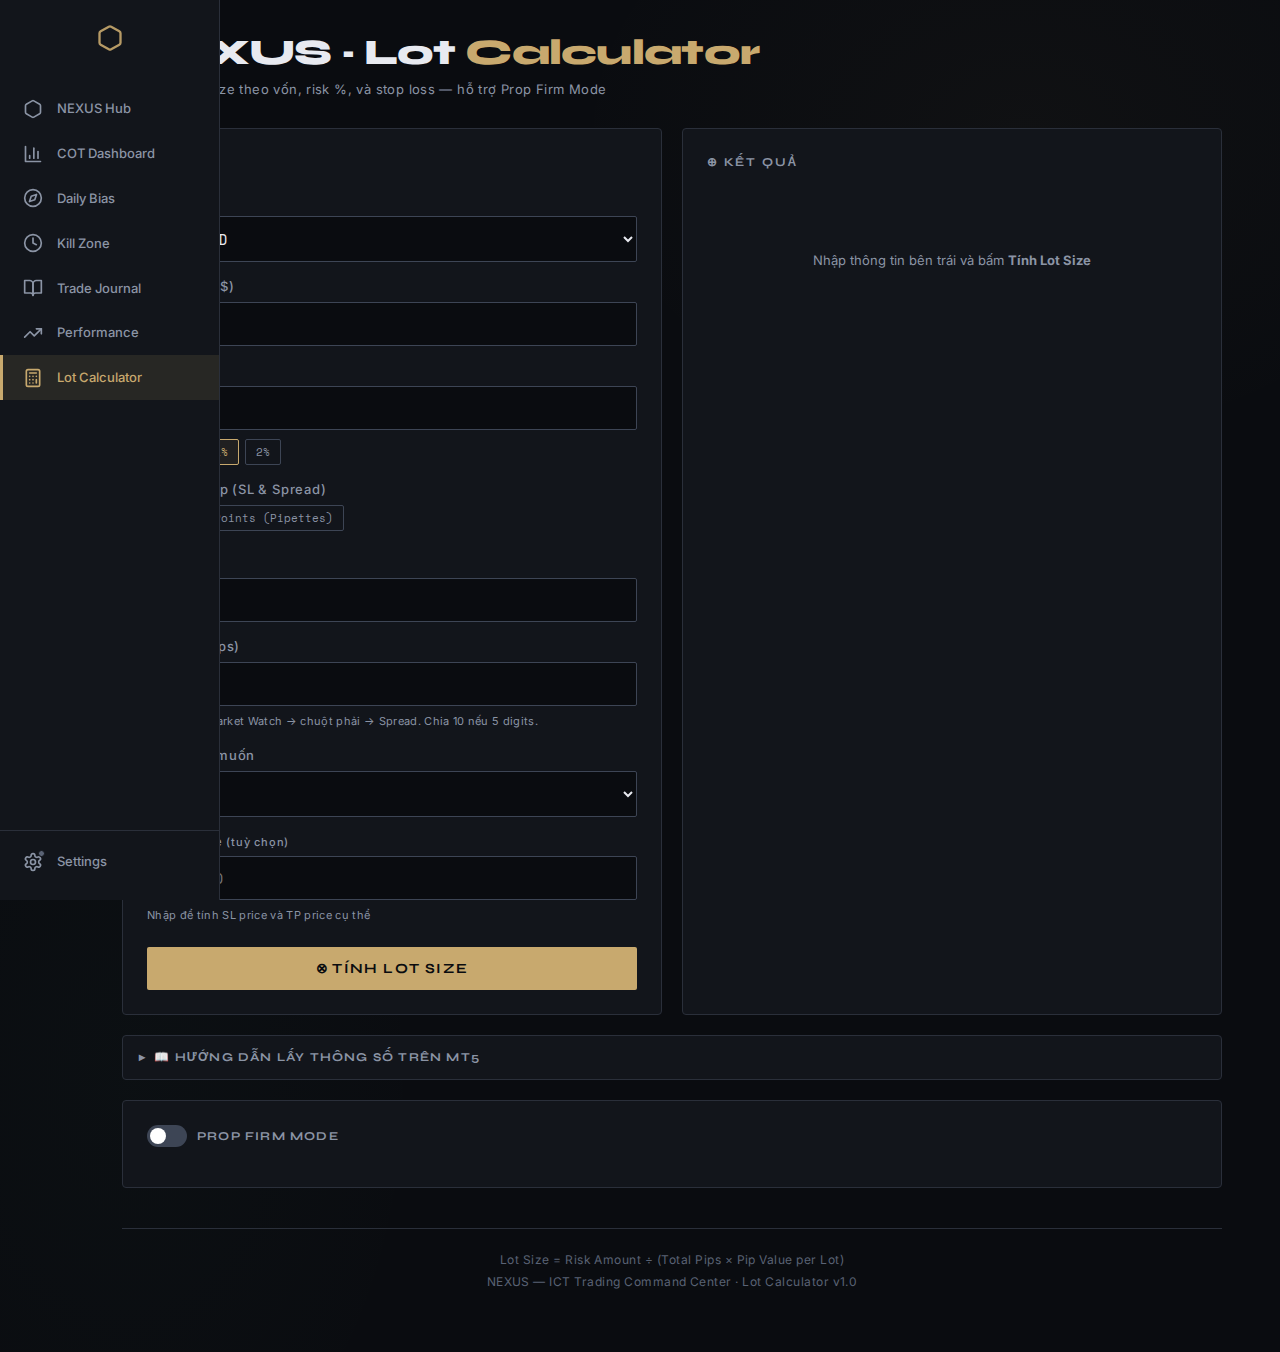
<file: lotcalc/index.html>
<!DOCTYPE html>
<html lang="vi">
<head>
<meta charset="UTF-8">
<meta name="viewport" content="width=device-width, initial-scale=1.0">
<title>NEXUS — Lot Size Calculator</title>
<meta name="description" content="NEXUS Lot Size Calculator — Tính toán lot size theo vốn, risk %, SL, và spread. Hỗ trợ Prop Firm Mode.">
<link rel="preconnect" href="https://fonts.googleapis.com">
<link rel="preconnect" href="https://fonts.gstatic.com" crossorigin>
<link href="https://fonts.googleapis.com/css2?family=Inter:wght@400;500;600;700&family=Space+Mono:wght@400;700&family=Syne:wght@600;700;800&display=swap" rel="stylesheet">
<link rel="stylesheet" href="../shared/style.css">
<style>
  /* ── Lot Calc aliases ── */
  :root {
    --bg: var(--bg-primary);
    --surface: var(--bg-surface);
    --text: var(--text-primary);
    --muted: var(--text-secondary);
    --red: var(--bear);
    --green: var(--bull);
    --yellow: var(--warn);
  }

  /* ── Layout ── */
  .lc-grid {
    display: grid;
    grid-template-columns: 1fr 1fr;
    gap: 20px;
    margin-bottom: 20px;
  }
  @media (max-width: 768px) {
    .lc-grid { grid-template-columns: 1fr; }
  }

  .lc-card {
    background: var(--surface);
    border: 1px solid var(--border);
    border-radius: 4px;
    padding: 24px;
  }
  .lc-card-label {
    font-family: 'Syne', sans-serif;
    font-size: 12px; font-weight: 700;
    letter-spacing: 0.15em; text-transform: uppercase;
    color: var(--muted); margin-bottom: 18px;
  }

  /* ── Fields ── */
  .lc-field { display: flex; flex-direction: column; gap: 5px; margin-bottom: 14px; }
  .lc-field:last-child { margin-bottom: 0; }
  .lc-field label {
    font-size: 13px; color: var(--muted);
    letter-spacing: 0.06em; font-weight: 500;
  }
  .lc-field input, .lc-field select {
    background: var(--bg); border: 1px solid var(--border-bright);
    color: var(--text); font-family: 'Space Mono', monospace;
    font-size: 15px; padding: 10px 12px; border-radius: 2px;
    outline: none; transition: border-color 0.2s; width: 100%;
    box-sizing: border-box;
  }
  .lc-field input:focus, .lc-field select:focus { border-color: var(--accent); }
  .lc-field input.error { border-color: var(--red); background: rgba(224,92,92,0.05); }
  .lc-hint {
    font-size: 11px; color: var(--muted);
    letter-spacing: 0.03em; margin-top: 2px;
  }

  /* Preset buttons */
  .lc-presets {
    display: flex; gap: 6px; margin-top: 4px;
  }
  .lc-preset-btn {
    background: none; border: 1px solid var(--border-bright);
    color: var(--muted); font-family: 'Space Mono', monospace;
    font-size: 11px; padding: 4px 10px; border-radius: 2px;
    cursor: pointer; transition: all 0.15s;
  }
  .lc-preset-btn:hover { color: var(--text); border-color: var(--muted); }
  .lc-preset-btn.active { border-color: var(--accent); color: var(--accent); background: rgba(200,169,110,0.08); }

  /* Conditional field */
  .lc-conditional { display: none; }
  .lc-conditional.show { display: flex; }

  /* Calc button */
  .btn-calc {
    width: 100%; background: var(--accent); color: #0a0c0f;
    border: none; font-family: 'Syne', sans-serif; font-weight: 700;
    font-size: 14px; letter-spacing: 0.1em; text-transform: uppercase;
    padding: 13px; border-radius: 2px; cursor: pointer; margin-top: 8px;
    transition: opacity 0.2s, transform 0.1s;
  }
  .btn-calc:hover { opacity: 0.85; }
  .btn-calc:active { transform: scale(0.99); }

  /* ── Output ── */
  .lc-output { display: none; }
  .lc-output.show { display: block; }

  .lc-result-main {
    background: var(--bg); border: 1px solid var(--accent);
    border-radius: 4px; padding: 20px; margin-bottom: 16px;
    text-align: center;
  }
  .lc-lot-value {
    font-family: 'Syne', sans-serif; font-weight: 800;
    font-size: 36px; color: var(--accent);
    letter-spacing: 0.03em; line-height: 1.1;
  }
  .lc-lot-label {
    font-size: 11px; letter-spacing: 0.15em;
    text-transform: uppercase; color: var(--muted); margin-bottom: 6px;
  }
  .lc-risk-detail {
    font-family: 'Space Mono', monospace;
    font-size: 13px; color: var(--text-secondary);
    margin-top: 8px; line-height: 1.6;
  }

  /* R:R table */
  .lc-rr-card {
    background: var(--surface); border: 1px solid var(--border);
    border-radius: 4px; overflow: hidden; margin-bottom: 16px;
  }
  .lc-rr-title {
    padding: 10px 16px; font-family: 'Syne', sans-serif;
    font-size: 11px; font-weight: 700; letter-spacing: 0.12em;
    text-transform: uppercase; color: var(--muted);
    border-bottom: 1px solid var(--border);
  }
  .lc-rr-row {
    display: flex; align-items: center; justify-content: space-between;
    padding: 8px 16px; font-size: 13px;
    font-family: 'Space Mono', monospace;
    border-bottom: 1px solid var(--border);
    transition: background 0.15s;
  }
  .lc-rr-row:last-child { border-bottom: none; }
  .lc-rr-row.target {
    background: rgba(200,169,110,0.08);
    border-left: 3px solid var(--accent);
  }
  .lc-rr-row .rr-label { color: var(--muted); font-size: 12px; width: 40px; }
  .lc-rr-row .rr-profit { color: var(--green); font-weight: 700; }
  .lc-rr-row .rr-pips { color: var(--text-secondary); font-size: 12px; }
  .lc-rr-row .rr-tp { color: var(--muted); font-size: 11px; }
  .lc-rr-row .rr-target-tag {
    font-size: 9px; letter-spacing: 0.08em; text-transform: uppercase;
    color: var(--accent); font-weight: 700;
  }

  /* Entry details */
  .lc-entry-detail {
    display: none; background: var(--surface);
    border: 1px solid var(--border); border-radius: 4px;
    padding: 14px 16px; margin-bottom: 16px;
    font-family: 'Space Mono', monospace; font-size: 13px;
    color: var(--text-secondary); line-height: 1.6;
  }
  .lc-entry-detail.show { display: block; }
  .lc-entry-detail .ed-label { color: var(--muted); font-size: 11px; letter-spacing: 0.08em; text-transform: uppercase; }
  .lc-entry-detail .ed-value { font-weight: 700; }

  /* Warnings */
  .lc-warnings { margin-bottom: 16px; }
  .lc-warn-item {
    display: flex; align-items: flex-start; gap: 8px;
    padding: 8px 12px; margin-bottom: 4px;
    background: rgba(224,192,92,0.06);
    border: 1px solid rgba(224,192,92,0.15);
    border-radius: 3px; font-size: 12px; color: var(--yellow);
    line-height: 1.4;
  }
  .lc-warn-item .warn-icon { flex-shrink: 0; }

  /* ── MT5 Guide ── */
  .lc-guide {
    background: var(--surface); border: 1px solid var(--border);
    border-radius: 4px; margin-bottom: 20px;
  }
  .lc-guide-header {
    padding: 12px 16px; cursor: pointer;
    display: flex; align-items: center; gap: 8px;
    font-family: 'Syne', sans-serif; font-size: 12px; font-weight: 700;
    letter-spacing: 0.1em; text-transform: uppercase;
    color: var(--muted); user-select: none;
    transition: color 0.15s;
  }
  .lc-guide-header:hover { color: var(--text); }
  .lc-guide-header .toggle-arrow { transition: transform 0.2s; }
  .lc-guide-header.open .toggle-arrow { transform: rotate(90deg); }
  .lc-guide-body {
    display: none; padding: 0 16px 16px;
    font-size: 13px; color: var(--text-secondary); line-height: 1.7;
  }
  .lc-guide-body.open { display: block; }
  .lc-guide-body h4 {
    font-family: 'Syne', sans-serif; font-size: 12px; font-weight: 700;
    letter-spacing: 0.1em; color: var(--accent); margin: 14px 0 8px;
    text-transform: uppercase;
  }
  .lc-guide-body h4:first-child { margin-top: 0; }
  .lc-guide-body ol { padding-left: 20px; margin: 0; }
  .lc-guide-body li { margin-bottom: 4px; }
  .lc-guide-body code {
    background: var(--bg); padding: 1px 6px; border-radius: 2px;
    font-family: 'Space Mono', monospace; font-size: 12px;
  }

  /* ── Prop Firm Mode ── */
  .lc-prop-toggle {
    display: flex; align-items: center; gap: 10px;
    margin-bottom: 16px;
  }
  .lc-switch {
    position: relative; width: 40px; height: 22px;
    background: var(--border-bright); border-radius: 11px;
    cursor: pointer; transition: background 0.2s;
    flex-shrink: 0;
  }
  .lc-switch.on { background: var(--accent); }
  .lc-switch::after {
    content: ''; position: absolute; top: 3px; left: 3px;
    width: 16px; height: 16px; background: #fff;
    border-radius: 50%; transition: transform 0.2s;
  }
  .lc-switch.on::after { transform: translateX(18px); }
  .lc-prop-label {
    font-family: 'Syne', sans-serif; font-size: 12px; font-weight: 700;
    letter-spacing: 0.1em; text-transform: uppercase; color: var(--muted);
  }

  .lc-prop-fields { display: none; margin-bottom: 16px; }
  .lc-prop-fields.show { display: block; }
  .lc-prop-output { display: none; margin-bottom: 16px; }
  .lc-prop-output.show { display: block; }
  .lc-prop-output .prop-stat {
    display: flex; justify-content: space-between; align-items: center;
    padding: 6px 0; border-bottom: 1px solid var(--border);
    font-size: 13px;
  }
  .lc-prop-output .prop-stat:last-child { border-bottom: none; }
  .lc-prop-output .prop-label { color: var(--muted); }
  .lc-prop-output .prop-value { font-weight: 700; font-family: 'Space Mono', monospace; }
</style>
</head>
<body>
<div class="nx-app">
  <div class="nx-main">
    <div class="nx-content">

  <div class="nx-page-header">
    <h1 class="nx-title"><a href="../index.html" style="color:inherit;text-decoration:none">NEXUS</a> · Lot <span class="hl">Calculator</span></h1>
    <p class="nx-subtitle">Tính toán lot size theo vốn, risk %, và stop loss — hỗ trợ Prop Firm Mode</p>
  </div>

  <!-- ══ MAIN GRID ═══════════════════════════════════ -->
  <div class="lc-grid">

    <!-- ── INPUT ── -->
    <div class="lc-card">
      <div class="lc-card-label">⊗ Input</div>

      <div class="lc-field">
        <label>Cặp tiền</label>
        <select id="lcPair" onchange="onPairChange()">
          <optgroup label="Nhóm 1 — Quote USD (pip value = $10)">
            <option value="EUR/USD" data-group="1">EUR/USD</option>
            <option value="GBP/USD" data-group="1">GBP/USD</option>
            <option value="AUD/USD" data-group="1">AUD/USD</option>
            <option value="NZD/USD" data-group="1">NZD/USD</option>
          </optgroup>
          <optgroup label="Nhóm 2 — Base USD">
            <option value="USD/JPY" data-group="2">USD/JPY</option>
            <option value="USD/CAD" data-group="2">USD/CAD</option>
            <option value="USD/CHF" data-group="2">USD/CHF</option>
          </optgroup>
          <optgroup label="Nhóm 3 — Cross Pairs">
            <option value="EUR/JPY" data-group="3">EUR/JPY</option>
            <option value="GBP/JPY" data-group="3">GBP/JPY</option>
            <option value="EUR/GBP" data-group="3">EUR/GBP</option>
            <option value="EUR/CHF" data-group="3">EUR/CHF</option>
            <option value="GBP/CHF" data-group="3">GBP/CHF</option>
            <option value="AUD/JPY" data-group="3">AUD/JPY</option>
            <option value="NZD/JPY" data-group="3">NZD/JPY</option>
            <option value="AUD/CAD" data-group="3">AUD/CAD</option>
            <option value="AUD/CHF" data-group="3">AUD/CHF</option>
          </optgroup>
        </select>
      </div>

      <div class="lc-field">
        <label>Tổng vốn ($)</label>
        <input type="text" id="lcBalance" placeholder="10000" inputmode="decimal">
      </div>

      <div class="lc-field">
        <label>Risk %</label>
        <input type="text" id="lcRisk" placeholder="1" inputmode="decimal">
        <div class="lc-presets">
          <button class="lc-preset-btn" onclick="setRisk(0.5)">0.5%</button>
          <button class="lc-preset-btn active" onclick="setRisk(1)">1%</button>
          <button class="lc-preset-btn" onclick="setRisk(2)">2%</button>
        </div>
      </div>

      <div class="lc-field">
        <label>Đơn vị nhập (SL & Spread)</label>
        <div class="lc-presets" style="margin-top:0; margin-bottom:8px">
          <button class="lc-preset-btn active" id="btnUnitPip" onclick="setUnit('pip')">Pips</button>
          <button class="lc-preset-btn" id="btnUnitPoint" onclick="setUnit('point')">Points (Pipettes)</button>
        </div>
      </div>

      <div class="lc-field">
        <label id="lblSL">SL (pips)</label>
        <input type="text" id="lcSL" placeholder="15" inputmode="numeric">
      </div>

      <div class="lc-field">
        <label id="lblSpread">Spread (pips)</label>
        <input type="text" id="lcSpread" placeholder="1.2" inputmode="decimal">
        <div class="lc-hint" id="hintSpread">Trên MT5: Market Watch → chuột phải → Spread. Chia 10 nếu 5 digits.</div>
      </div>

      <!-- Pip value (conditional — nhóm 2+3) -->
      <div class="lc-field lc-conditional" id="lcPipValueField">
        <label>Pip Value per 1 lot ($)</label>
        <input type="text" id="lcPipValue" placeholder="6.67" inputmode="decimal">
        <div class="lc-hint">MT5: chuột phải symbol → Specification → Tick Value</div>
      </div>

      <div class="lc-field">
        <label>R:R mong muốn</label>
        <select id="lcRR">
          <option value="1">1:1</option>
          <option value="2" selected>1:2</option>
          <option value="3">1:3</option>
          <option value="4">1:4</option>
          <option value="5">1:5</option>
        </select>
      </div>

      <div class="lc-field">
        <label>Entry Price <span style="color:var(--muted);font-size:11px">(tuỳ chọn)</span></label>
        <input type="text" id="lcEntry" placeholder="1.08000" inputmode="decimal">
        <div class="lc-hint">Nhập để tính SL price và TP price cụ thể</div>
      </div>

      <button class="btn-calc" onclick="calculate()">⊗ Tính Lot Size</button>
    </div>

    <!-- ── OUTPUT ── -->
    <div class="lc-card">
      <div class="lc-card-label">⊕ Kết Quả</div>

      <div class="lc-output" id="lcOutput">
        <!-- Main result -->
        <div class="lc-result-main">
          <div class="lc-lot-label">LOT SIZE</div>
          <div class="lc-lot-value" id="outLot">—</div>
          <div class="lc-risk-detail" id="outRiskDetail"></div>
        </div>

        <!-- R:R Projection -->
        <div class="lc-rr-card">
          <div class="lc-rr-title">Projection R:R</div>
          <div id="outRRList"></div>
        </div>

        <!-- Entry details -->
        <div class="lc-entry-detail" id="outEntryDetail"></div>

        <!-- Warnings -->
        <div class="lc-warnings" id="outWarnings"></div>
      </div>

      <div id="lcOutputPlaceholder" style="text-align:center;padding:60px 20px;color:var(--muted);font-size:13px;">
        Nhập thông tin bên trái và bấm <strong>Tính Lot Size</strong>
      </div>
    </div>
  </div>

  <!-- ══ MT5 GUIDE ═══════════════════════════════════ -->
  <div class="lc-guide">
    <div class="lc-guide-header" id="mt5GuideHeader" onclick="toggleGuide()">
      <span class="toggle-arrow">▸</span> 📖 Hướng Dẫn Lấy Thông Số Trên MT5
    </div>
    <div class="lc-guide-body" id="mt5GuideBody">
      <h4>Cách lấy Spread</h4>
      <ol>
        <li>Mở <strong>Market Watch</strong> (<code>Ctrl+M</code>)</li>
        <li>Chuột phải trong bảng → chọn <strong>Spread</strong> để hiện cột spread</li>
        <li>Spread hiển thị dạng point — <strong>chia 10</strong> nếu pair 5 digits (VD: <code>12</code> = 1.2 pips)</li>
        <li>Hoặc: Kéo chart → chuột phải → <strong>Properties</strong> → tick <strong>Show Ask line</strong> → khoảng cách Bid-Ask = spread</li>
      </ol>

      <h4>Cách lấy Pip Value</h4>
      <ol>
        <li>Trong <strong>Market Watch</strong>, chuột phải symbol → chọn <strong>Specification</strong></li>
        <li>Tìm dòng <strong>Tick Value</strong> = pip value per 1 lot</li>
        <li>Hoặc: Mở <strong>Order window</strong> (<code>F9</code>) → xem thông tin contract</li>
        <li>Lưu ý: Với pairs nhóm 1 (EUR/USD, GBP/USD, AUD/USD, NZD/USD) — pip value luôn = <strong>$10/lot</strong>, không cần nhập</li>
      </ol>
    </div>
  </div>

  <!-- ══ PROP FIRM MODE ══════════════════════════════ -->
  <div class="lc-card" style="margin-bottom:20px">
    <div class="lc-prop-toggle">
      <div class="lc-switch" id="propSwitch" onclick="togglePropMode()"></div>
      <span class="lc-prop-label">Prop Firm Mode</span>
    </div>

    <div class="lc-prop-fields" id="propFields">
      <div class="lc-field">
        <label>Daily Loss Limit ($)</label>
        <input type="text" id="propDailyLimit" placeholder="500" inputmode="decimal">
      </div>
      <div class="lc-field">
        <label>Đã loss hôm nay ($)</label>
        <input type="text" id="propLossToday" placeholder="120" inputmode="decimal">
      </div>
    </div>

    <div class="lc-prop-output" id="propOutput">
      <div class="lc-card-label" style="margin-bottom:12px">⊕ Prop Firm Status</div>
      <div id="propStats"></div>
    </div>
  </div>

  <footer class="nx-footer">
    Lot Size = Risk Amount ÷ (Total Pips × Pip Value per Lot)<br>
    NEXUS — ICT Trading Command Center · Lot Calculator v1.0
  </footer>

    </div>
  </div>
</div>

<script src="../shared/utils.js"></script>
<script src="../shared/store.js"></script>
<script src="../shared/crypto.js"></script>
<script src="../shared/sync.js"></script>
<script src="../shared/nav.js"></script>
<script>
// ═══════════════════════════════════════════════════
//  LOT SIZE CALCULATOR
// ═══════════════════════════════════════════════════

const LS_KEYS = {
  BALANCE: 'lc_balance',
  RISK: 'lc_risk',
  RR: 'lc_rr',
  PROP_MODE: 'lc_prop_mode',
  PROP_LIMIT: 'lc_prop_limit',
  UNIT: 'lc_unit',
};

let currentUnit = 'pip';

function setUnit(unit) {
  currentUnit = unit;
  document.getElementById('btnUnitPip').classList.toggle('active', unit === 'pip');
  document.getElementById('btnUnitPoint').classList.toggle('active', unit === 'point');
  
  document.getElementById('lblSL').textContent = unit === 'pip' ? 'SL (pips)' : 'SL (points)';
  document.getElementById('lcSL').placeholder = unit === 'pip' ? '15' : '150';
  
  document.getElementById('lblSpread').textContent = unit === 'pip' ? 'Spread (pips)' : 'Spread (points)';
  document.getElementById('lcSpread').placeholder = unit === 'pip' ? '1.2' : '12';
  document.getElementById('hintSpread').textContent = unit === 'pip' ? 'Trên MT5: Market Watch → chuột phải → Spread. Chia 10 nếu 5 digits.' : 'Trên MT5: Market Watch → chuột phải → Spread (nhập thẳng giá trị).';
  
  localStorage.setItem(LS_KEYS.UNIT, unit);
  
  if (document.getElementById('lcOutput').classList.contains('show')) {
    calculate();
  }
}

// ── Init ──
(function init() {
  // Restore saved values
  const savedBalance = localStorage.getItem(LS_KEYS.BALANCE);
  const savedRisk = localStorage.getItem(LS_KEYS.RISK);
  const savedRR = localStorage.getItem(LS_KEYS.RR);
  const savedPropMode = localStorage.getItem(LS_KEYS.PROP_MODE);
  const savedPropLimit = localStorage.getItem(LS_KEYS.PROP_LIMIT);
  const savedUnit = localStorage.getItem(LS_KEYS.UNIT);

  if (savedBalance) document.getElementById('lcBalance').value = savedBalance;
  if (savedRisk) {
    document.getElementById('lcRisk').value = savedRisk;
    updatePresetBtns(parseFloat(savedRisk));
  } else {
    document.getElementById('lcRisk').value = '1';
  }
  if (savedRR) document.getElementById('lcRR').value = savedRR;
  if (savedPropLimit) document.getElementById('propDailyLimit').value = savedPropLimit;
  if (savedPropMode === 'true') {
    togglePropMode();
  }

  if (savedUnit === 'point') {
    setUnit('point');
  } else {
    setUnit('pip');
  }

  onPairChange();
})();

// ── Pair group detection ──
function getSelectedGroup() {
  const sel = document.getElementById('lcPair');
  const opt = sel.options[sel.selectedIndex];
  return opt ? opt.getAttribute('data-group') : '1';
}

function isJPYPair() {
  return document.getElementById('lcPair').value.includes('JPY');
}

function getPipSize() {
  return isJPYPair() ? 0.01 : 0.0001;
}

function onPairChange() {
  const group = getSelectedGroup();
  const pipField = document.getElementById('lcPipValueField');
  if (group === '1') {
    pipField.classList.remove('show');
  } else {
    pipField.classList.add('show');
  }
}

// ── Risk presets ──
function setRisk(val) {
  document.getElementById('lcRisk').value = val;
  updatePresetBtns(val);
}

function updatePresetBtns(val) {
  document.querySelectorAll('.lc-preset-btn').forEach(btn => {
    const btnVal = parseFloat(btn.textContent);
    btn.classList.toggle('active', btnVal === val);
  });
}

// ── MT5 Guide toggle ──
function toggleGuide() {
  const h = document.getElementById('mt5GuideHeader');
  const b = document.getElementById('mt5GuideBody');
  h.classList.toggle('open');
  b.classList.toggle('open');
}

// ── Prop Firm toggle ──
function togglePropMode() {
  const sw = document.getElementById('propSwitch');
  const fields = document.getElementById('propFields');
  const isOn = sw.classList.toggle('on');
  if (isOn) {
    fields.classList.add('show');
  } else {
    fields.classList.remove('show');
    document.getElementById('propOutput').classList.remove('show');
  }
  localStorage.setItem(LS_KEYS.PROP_MODE, isOn);
}

// ═══════════════════════════════════════════════════
//  CALCULATE
// ═══════════════════════════════════════════════════
function calculate() {
  // Parse inputs
  const balance = parseFloat(document.getElementById('lcBalance').value.replace(/,/g, ''));
  const riskPct = parseFloat(document.getElementById('lcRisk').value);
  const slRaw = parseFloat(document.getElementById('lcSL').value);
  const spreadRaw = parseFloat(document.getElementById('lcSpread').value) || 0;
  const targetRR = parseInt(document.getElementById('lcRR').value);
  const entryStr = document.getElementById('lcEntry').value.trim();
  const entry = entryStr ? parseFloat(entryStr) : null;

  // Pip value
  const group = getSelectedGroup();
  let pipValue = 10; // default for group 1
  if (group !== '1') {
    pipValue = parseFloat(document.getElementById('lcPipValue').value);
    if (!pipValue || pipValue <= 0) {
      document.getElementById('lcPipValue').classList.add('error');
      showToast('⚠ Cần nhập Pip Value per lot', 'error');
      return;
    }
    document.getElementById('lcPipValue').classList.remove('error');
  }

  // Validate
  let hasError = false;
  if (!balance || balance <= 0) {
    document.getElementById('lcBalance').classList.add('error');
    hasError = true;
  } else {
    document.getElementById('lcBalance').classList.remove('error');
  }
  if (!riskPct || riskPct <= 0) {
    document.getElementById('lcRisk').classList.add('error');
    hasError = true;
  } else {
    document.getElementById('lcRisk').classList.remove('error');
  }
  if (!slRaw || slRaw <= 0) {
    document.getElementById('lcSL').classList.add('error');
    hasError = true;
  } else {
    document.getElementById('lcSL').classList.remove('error');
  }
  if (hasError) {
    showToast('⚠ Vui lòng nhập đầy đủ thông tin', 'error');
    return;
  }

  // Save to localStorage
  localStorage.setItem(LS_KEYS.BALANCE, document.getElementById('lcBalance').value);
  localStorage.setItem(LS_KEYS.RISK, document.getElementById('lcRisk').value);
  localStorage.setItem(LS_KEYS.RR, targetRR);
  if (document.getElementById('propDailyLimit').value) {
    localStorage.setItem(LS_KEYS.PROP_LIMIT, document.getElementById('propDailyLimit').value);
  }

  // ── Core calculation ──
  const sl = currentUnit === 'point' ? slRaw / 10 : slRaw;
  const spread = currentUnit === 'point' ? spreadRaw / 10 : spreadRaw;
  const riskAmount = balance * (riskPct / 100);
  const totalPips = sl + spread;
  const lotSize = riskAmount / (totalPips * pipValue);
  const roundedLot = Math.floor(lotSize * 100) / 100; // round down to 0.01
  const actualRisk = roundedLot * totalPips * pipValue;

  // ── Display main result ──
  document.getElementById('lcOutputPlaceholder').style.display = 'none';
  document.getElementById('lcOutput').classList.add('show');

  document.getElementById('outLot').textContent = roundedLot.toFixed(2);
  document.getElementById('outRiskDetail').innerHTML =
    `Risk thực: <strong style="color:var(--accent)">$${actualRisk.toFixed(2)}</strong><br>` +
    `Pip risk: ${totalPips.toFixed(1)} pips (${sl} SL + ${spread} spread)`;

  // ── R:R Projection ──
  const rrList = document.getElementById('outRRList');
  const pipSize = getPipSize();
  let rrHTML = '';
  for (let r = 1; r <= 5; r++) {
    const profit = actualRisk * r;
    const tpPips = totalPips * r;
    const isTarget = r === targetRR;

    // TP price (if entry provided)
    let tpPriceStr = '';
    if (entry) {
      // Determine direction: we don't know buy/sell, show both
      const tpLong = entry + (tpPips * pipSize);
      const tpShort = entry - (tpPips * pipSize);
      const decimals = isJPYPair() ? 3 : 5;
      tpPriceStr = `<span class="rr-tp">${tpLong.toFixed(decimals)} / ${tpShort.toFixed(decimals)}</span>`;
    }

    rrHTML += `<div class="lc-rr-row${isTarget ? ' target' : ''}">
      <span class="rr-label">1:${r}</span>
      <span class="rr-profit">+$${profit.toFixed(2)}</span>
      <span class="rr-pips">${tpPips.toFixed(1)} pips</span>
      ${tpPriceStr}
      ${isTarget ? '<span class="rr-target-tag">← TARGET</span>' : ''}
    </div>`;
  }
  rrList.innerHTML = rrHTML;

  // ── Entry Details ──
  const entryDetailEl = document.getElementById('outEntryDetail');
  if (entry) {
    const decimals = isJPYPair() ? 3 : 5;
    const slPriceLong = entry - (totalPips * pipSize);
    const slPriceShort = entry + (totalPips * pipSize);
    const tpPipsTarget = totalPips * targetRR;
    const tpPriceLong = entry + (tpPipsTarget * pipSize);
    const tpPriceShort = entry - (tpPipsTarget * pipSize);

    entryDetailEl.innerHTML = `
      <div class="ed-label">Entry Details</div>
      <div style="margin-top:8px">
        <strong>BUY:</strong> Entry ${entry.toFixed(decimals)} → SL <span class="ed-value" style="color:var(--red)">${slPriceLong.toFixed(decimals)}</span> → TP (1:${targetRR}) <span class="ed-value" style="color:var(--green)">${tpPriceLong.toFixed(decimals)}</span>
      </div>
      <div style="margin-top:4px">
        <strong>SELL:</strong> Entry ${entry.toFixed(decimals)} → SL <span class="ed-value" style="color:var(--red)">${slPriceShort.toFixed(decimals)}</span> → TP (1:${targetRR}) <span class="ed-value" style="color:var(--green)">${tpPriceShort.toFixed(decimals)}</span>
      </div>
    `;
    entryDetailEl.classList.add('show');
  } else {
    entryDetailEl.classList.remove('show');
  }

  // ── Warnings ──
  const warningsEl = document.getElementById('outWarnings');
  let warnsHTML = '';

  if (spread / sl > 0.25) {
    warnsHTML += warnItem('Spread ăn ' + ((spread / sl) * 100).toFixed(0) + '% SL — cân nhắc mở rộng SL hoặc chờ spread thấp hơn');
  }
  if (roundedLot < 0.01) {
    warnsHTML += warnItem('Lot dưới mức tối thiểu (0.01) — tăng vốn hoặc giảm SL');
  }
  if (actualRisk < 1) {
    warnsHTML += warnItem('Risk quá nhỏ ($' + actualRisk.toFixed(2) + ') — không đáng để trade');
  }
  if (riskPct > 3) {
    warnsHTML += warnItem('Risk ' + riskPct + '% vượt ngưỡng an toàn — ICT khuyến nghị ≤ 2%');
  }

  warningsEl.innerHTML = warnsHTML;

  // ── Prop Firm Mode ──
  if (document.getElementById('propSwitch').classList.contains('on')) {
    calcPropFirm(actualRisk);
  }

  // Scroll to output on mobile
  if (window.innerWidth < 768) {
    document.getElementById('lcOutput').scrollIntoView({ behavior: 'smooth', block: 'start' });
  }
}

function warnItem(msg) {
  return `<div class="lc-warn-item"><span class="warn-icon">⚠</span>${msg}</div>`;
}

// ═══════════════════════════════════════════════════
//  PROP FIRM
// ═══════════════════════════════════════════════════
function calcPropFirm(currentRisk) {
  const limit = parseFloat(document.getElementById('propDailyLimit').value.replace(/,/g, '')) || 0;
  const lossToday = parseFloat(document.getElementById('propLossToday').value.replace(/,/g, '')) || 0;

  if (limit <= 0) return;

  const room = limit - lossToday;
  const pctRoom = (currentRisk / room * 100);
  const tradesLeft = Math.floor(room / currentRisk);
  const roomAfterLoss = room - currentRisk;

  const propOutput = document.getElementById('propOutput');
  propOutput.classList.add('show');

  let statsHTML = '';
  statsHTML += propStat('Room còn lại', '$' + room.toFixed(2), room < currentRisk ? 'var(--red)' : 'var(--green)');
  statsHTML += propStat('Lệnh này dùng', '$' + currentRisk.toFixed(2) + ' (' + pctRoom.toFixed(1) + '% room)', pctRoom > 50 ? 'var(--yellow)' : '');
  statsHTML += propStat('Còn có thể trade', tradesLeft + ' lệnh tương đương', tradesLeft < 2 ? 'var(--yellow)' : '');
  statsHTML += propStat('Nếu thua lệnh này', 'Còn $' + roomAfterLoss.toFixed(2) + ' room', roomAfterLoss < 0 ? 'var(--red)' : '');

  if (currentRisk > room) {
    statsHTML += `<div class="lc-warn-item" style="margin-top:8px"><span class="warn-icon">🚫</span>Risk lệnh ($${currentRisk.toFixed(2)}) VƯỢT QUÁ room còn lại ($${room.toFixed(2)}) — KHÔNG NÊN VÀO LỆNH!</div>`;
  }

  document.getElementById('propStats').innerHTML = statsHTML;
}

function propStat(label, value, color) {
  const style = color ? ` style="color:${color}"` : '';
  return `<div class="prop-stat"><span class="prop-label">${label}</span><span class="prop-value"${style}>${value}</span></div>`;
}
</script>
</body>
</html>
</file>
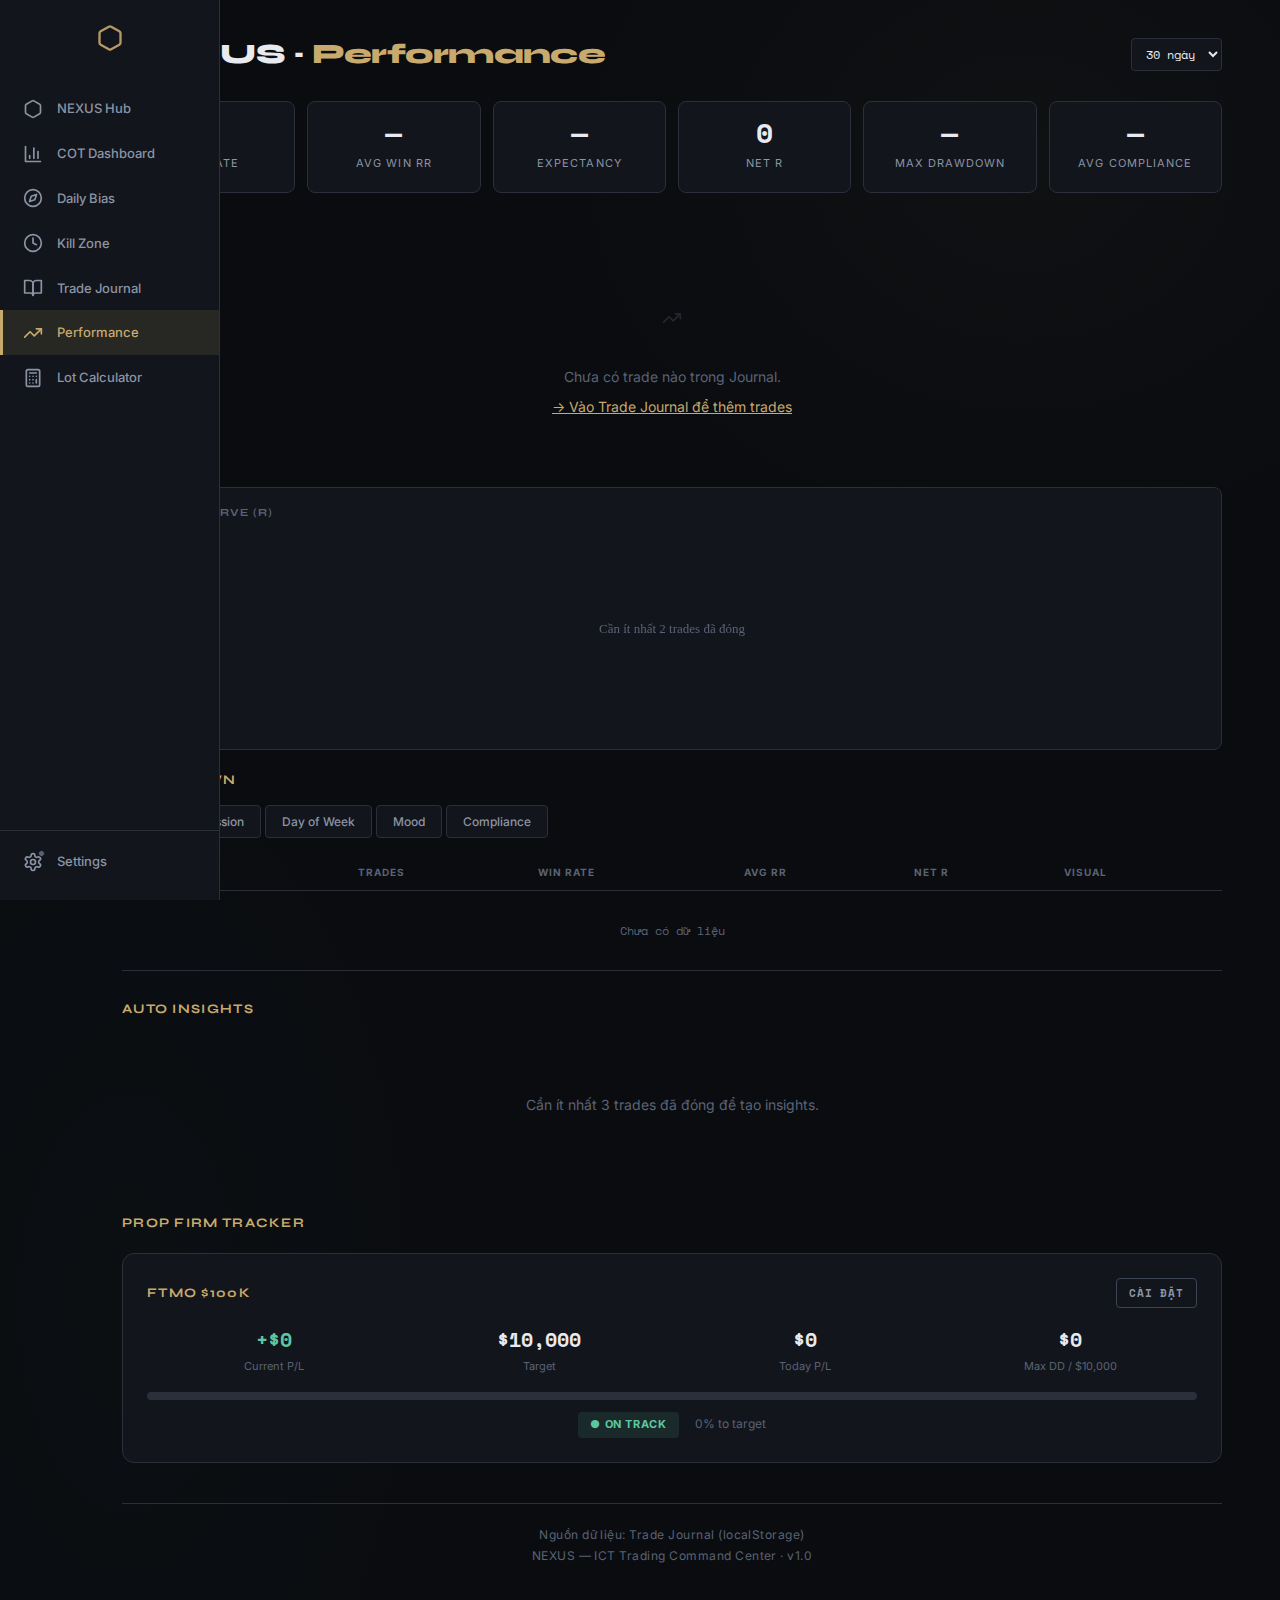
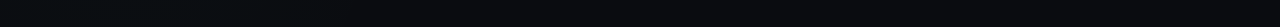
<file: performance/index.html>
<!DOCTYPE html>
<html lang="vi">
<head>
<meta charset="UTF-8">
<meta name="viewport" content="width=device-width, initial-scale=1.0">
<title>NEXUS — Performance Hub</title>
<meta name="description" content="NEXUS Performance Hub — Phân tích hiệu suất giao dịch: Win Rate, R:R, Expectancy, Breakdown theo pair/session/setup/mood.">
<link rel="preconnect" href="https://fonts.googleapis.com">
<link rel="preconnect" href="https://fonts.gstatic.com" crossorigin>
<link href="https://fonts.googleapis.com/css2?family=Inter:wght@400;500;600;700&family=Space+Mono:wght@400;700&family=Syne:wght@600;700;800&display=swap" rel="stylesheet">
<link rel="stylesheet" href="../shared/style.css">
<style>
/* ── Performance-specific styles ── */
.perf-header {
  display: flex; align-items: center; justify-content: space-between;
  margin-bottom: 24px; flex-wrap: wrap; gap: 12px;
}
.perf-header h1 {
  font-family: var(--font-display); font-size: 28px; font-weight: 800;
  letter-spacing: -0.02em; color: var(--text-primary);
}
.perf-header h1 span { color: var(--accent); }
.perf-period {
  font-family: var(--font-mono); font-size: 12px; color: var(--text-muted);
  display: flex; align-items: center; gap: 8px;
}
.perf-period select {
  background: var(--bg-surface); border: 1px solid var(--border); color: var(--text-primary);
  font-family: var(--font-mono); font-size: 12px; padding: 6px 10px;
  border-radius: var(--r-sm); outline: none;
}
.perf-period select:focus { border-color: var(--accent); }

/* ── KPI Extended ── */
.kpi-sub {
  font-size: 11px; color: var(--text-muted); margin-top: 4px;
  font-family: var(--font-mono);
}

/* ── Breakdown Tabs ── */
.breakdown-tabs {
  display: flex; gap: 4px; margin-bottom: 16px; flex-wrap: wrap;
}
.breakdown-tab {
  background: var(--bg-surface); border: 1px solid var(--border); color: var(--text-secondary);
  padding: 8px 16px; border-radius: var(--r-sm); font-size: 12px; cursor: pointer;
  font-family: var(--font-body); font-weight: 500; transition: all 0.2s;
}
.breakdown-tab:hover { border-color: var(--border-bright); color: var(--text-primary); }
.breakdown-tab.active { border-color: var(--accent); color: var(--accent); background: var(--accent-dim); }

/* ── Breakdown Table ── */
.bd-table { width: 100%; border-collapse: collapse; font-size: 13px; }
.bd-table th {
  text-align: left; padding: 10px 12px; font-size: 10px; font-weight: 700;
  text-transform: uppercase; letter-spacing: 0.1em; color: var(--text-muted);
  border-bottom: 1px solid var(--border);
}
.bd-table td {
  padding: 10px 12px; border-bottom: 1px solid var(--border);
  font-family: var(--font-mono); font-size: 12px;
}
.bd-table tr:hover { background: var(--bg-hover); }
.bd-bar {
  height: 6px; border-radius: 3px; background: var(--border);
  overflow: hidden; min-width: 80px;
}
.bd-bar-fill { height: 100%; border-radius: 3px; transition: width 0.4s ease; }

/* ── Insight Cards ── */
.insight-list { display: flex; flex-direction: column; gap: 10px; }
.insight-card {
  background: var(--bg-surface); border: 1px solid var(--border); border-radius: var(--r-md);
  padding: 14px 18px; display: flex; align-items: flex-start; gap: 12px;
  border-left: 3px solid var(--accent);
}
.insight-card.positive { border-left-color: var(--bull); }
.insight-card.negative { border-left-color: var(--bear); }
.insight-card.warning { border-left-color: var(--warn); }
.insight-icon { flex-shrink: 0; margin-top: 2px; }
.insight-text { font-size: 13px; color: var(--text-primary); line-height: 1.5; }
.insight-text strong { color: var(--accent); }
.insight-text .val-pos { color: var(--bull); font-weight: 700; }
.insight-text .val-neg { color: var(--bear); font-weight: 700; }

/* ── Prop Firm Tracker ── */
.prop-card {
  background: var(--bg-surface); border: 1px solid var(--border); border-radius: var(--r-lg);
  padding: 24px; margin-top: 20px;
}
.prop-header {
  display: flex; align-items: center; justify-content: space-between;
  margin-bottom: 16px; flex-wrap: wrap; gap: 8px;
}
.prop-title {
  font-family: var(--font-display); font-size: 13px; font-weight: 700;
  letter-spacing: 0.1em; text-transform: uppercase; color: var(--accent);
}
.prop-grid {
  display: grid; grid-template-columns: repeat(auto-fit, minmax(140px, 1fr));
  gap: 12px; margin-bottom: 16px;
}
.prop-metric { text-align: center; }
.prop-metric-value {
  font-family: var(--font-mono); font-size: 20px; font-weight: 700; color: var(--text-primary);
}
.prop-metric-label { font-size: 11px; color: var(--text-muted); margin-top: 2px; }
.prop-progress {
  height: 8px; background: var(--border); border-radius: 4px; overflow: hidden;
  margin-top: 8px;
}
.prop-progress-fill {
  height: 100%; border-radius: 4px; transition: width 0.5s ease;
  background: linear-gradient(90deg, var(--accent), var(--bull));
}
.prop-status {
  display: inline-flex; align-items: center; gap: 6px; padding: 4px 12px;
  border-radius: var(--r-sm); font-size: 11px; font-weight: 700;
  letter-spacing: 0.06em;
}
.prop-status.on-track { background: var(--bull-dim); color: var(--bull); }
.prop-status.at-risk { background: var(--warn-dim); color: var(--warn); }
.prop-status.danger { background: var(--bear-dim); color: var(--bear); }

/* ── Prop Settings Modal ── */
.prop-form { display: grid; grid-template-columns: 1fr 1fr; gap: 12px; }
.prop-form .form-field { display: flex; flex-direction: column; gap: 4px; }
.prop-form label { font-size: 11px; color: var(--text-secondary); }
.prop-form input, .prop-form select {
  background: var(--bg-primary); border: 1px solid var(--border-bright); color: var(--text-primary);
  font-family: var(--font-mono); font-size: 13px; padding: 8px 10px;
  border-radius: var(--r-sm); outline: none;
}
.prop-form input:focus, .prop-form select:focus { border-color: var(--accent); }

/* ── Canvas Chart ── */
.chart-wrap {
  background: var(--bg-surface); border: 1px solid var(--border); border-radius: var(--r-md);
  padding: 16px; margin-bottom: 20px;
}
.chart-title {
  font-family: var(--font-display); font-size: 11px; font-weight: 700;
  letter-spacing: 0.1em; text-transform: uppercase; color: var(--text-muted);
  margin-bottom: 12px;
}
canvas { width: 100%; height: 200px; display: block; }

/* ── Section ── */
.perf-section { margin-bottom: 28px; }
.perf-section-title {
  font-family: var(--font-display); font-size: 13px; font-weight: 700;
  letter-spacing: 0.1em; text-transform: uppercase; color: var(--accent);
  margin-bottom: 14px; display: flex; align-items: center; gap: 8px;
}

/* ── Modal ── */
.modal-overlay {
  display: none; position: fixed; inset: 0; background: rgba(0,0,0,0.82);
  z-index: 1000; justify-content: center; align-items: flex-start;
  padding: 40px 16px; overflow-y: auto;
  backdrop-filter: blur(6px); -webkit-backdrop-filter: blur(6px);
}
.modal-overlay.show { display: flex; }
.modal {
  background: var(--bg-surface); border: 1px solid var(--border-bright); border-radius: var(--r-lg);
  width: 100%; max-width: 480px; box-shadow: var(--shadow-modal);
}
.modal-head {
  display: flex; align-items: center; justify-content: space-between;
  padding: 16px 20px; border-bottom: 1px solid var(--border);
}
.modal-title { font-family: var(--font-display); font-size: 18px; font-weight: 700; }
.modal-close {
  background: none; border: none; color: var(--text-muted); font-size: 22px;
  cursor: pointer; padding: 4px 8px; border-radius: var(--r-sm);
}
.modal-close:hover { color: var(--text-primary); background: var(--bg-hover); }
.modal-body { padding: 20px; }
.modal-footer {
  display: flex; gap: 8px; justify-content: flex-end;
  padding: 16px 20px; border-top: 1px solid var(--border);
}

/* ── Empty ── */
.empty-state {
  text-align: center; padding: 60px 20px; color: var(--text-muted);
}
.empty-state .empty-icon { font-size: 48px; margin-bottom: 16px; opacity: 0.3; }
.empty-state p { font-size: 14px; margin-bottom: 8px; }
.empty-state a { color: var(--accent); }

@media (max-width: 600px) {
  .prop-form { grid-template-columns: 1fr; }
  .perf-header { flex-direction: column; align-items: flex-start; }
}
</style>
</head>
<body>
<div class="nx-app">
  <div class="nx-main">
    <div class="nx-content">

  <div class="perf-header">
    <h1><a href="../" style="color:inherit;text-decoration:none">NEXUS</a> · <span>Performance</span></h1>
    <div class="perf-period">
      <select id="periodFilter" onchange="refresh()">
        <option value="all">Tất cả</option>
        <option value="7">7 ngày</option>
        <option value="30" selected>30 ngày</option>
        <option value="90">90 ngày</option>
      </select>
    </div>
  </div>

  <!-- KPI Row -->
  <div class="nx-kpi-row" id="kpiRow">
    <div class="nx-kpi">
      <div class="nx-kpi-value" id="kWR">—</div>
      <div class="nx-kpi-label">Win Rate</div>
      <div class="kpi-sub" id="kWRs"></div>
    </div>
    <div class="nx-kpi">
      <div class="nx-kpi-value" id="kRR">—</div>
      <div class="nx-kpi-label">Avg Win RR</div>
      <div class="kpi-sub" id="kRRs"></div>
    </div>
    <div class="nx-kpi">
      <div class="nx-kpi-value" id="kExp">—</div>
      <div class="nx-kpi-label">Expectancy</div>
      <div class="kpi-sub" id="kExps"></div>
    </div>
    <div class="nx-kpi">
      <div class="nx-kpi-value" id="kNetR">0</div>
      <div class="nx-kpi-label">Net R</div>
      <div class="kpi-sub" id="kNetRs"></div>
    </div>
    <div class="nx-kpi">
      <div class="nx-kpi-value" id="kMaxDD">—</div>
      <div class="nx-kpi-label">Max Drawdown</div>
      <div class="kpi-sub" id="kMaxDDs"></div>
    </div>
    <div class="nx-kpi">
      <div class="nx-kpi-value" id="kComp">—</div>
      <div class="nx-kpi-label">Avg Compliance</div>
      <div class="kpi-sub" id="kComps"></div>
    </div>
  </div>

  <!-- Equity Curve -->
  <div class="chart-wrap">
    <div class="chart-title">Equity Curve (R)</div>
    <canvas id="equityChart" height="200"></canvas>
  </div>

  <!-- Breakdown -->
  <div class="perf-section">
    <div class="perf-section-title">Breakdown</div>
    <div class="breakdown-tabs">
      <button class="breakdown-tab active" onclick="switchTab('pair',this)">Pair</button>
      <button class="breakdown-tab" onclick="switchTab('session',this)">Session</button>
      <button class="breakdown-tab" onclick="switchTab('day',this)">Day of Week</button>
      <button class="breakdown-tab" onclick="switchTab('mood',this)">Mood</button>
      <button class="breakdown-tab" onclick="switchTab('compliance',this)">Compliance</button>
    </div>
    <div class="nx-table-wrap">
      <table class="bd-table" id="bdTable">
        <thead id="bdHead"></thead>
        <tbody id="bdBody"></tbody>
      </table>
    </div>
  </div>

  <!-- Insights -->
  <div class="perf-section">
    <div class="perf-section-title">Auto Insights</div>
    <div class="insight-list" id="insightList"></div>
  </div>

  <!-- Prop Firm Tracker -->
  <div class="perf-section">
    <div class="perf-section-title">Prop Firm Tracker</div>
    <div class="prop-card" id="propCard">
      <div class="prop-header">
        <span class="prop-title" id="propName">FTMO $100K</span>
        <button class="nx-btn nx-btn-outline" onclick="openPropModal()" style="padding:6px 12px;font-size:11px;">Cài đặt</button>
      </div>
      <div class="prop-grid" id="propGrid"></div>
      <div class="prop-progress"><div class="prop-progress-fill" id="propBar" style="width:0%"></div></div>
      <div style="margin-top:12px;text-align:center;" id="propStatusWrap"></div>
    </div>
  </div>

  <footer class="nx-footer">
    Nguồn dữ liệu: Trade Journal (localStorage)<br>
    NEXUS — ICT Trading Command Center · v1.0
  </footer>

    </div>
  </div>
</div>

<!-- Prop Settings Modal -->
<div class="modal-overlay" id="propModal" onclick="if(event.target===this)closePropModal()">
  <div class="modal">
    <div class="modal-head">
      <span class="modal-title">Prop Firm Settings</span>
      <button class="modal-close" onclick="closePropModal()">×</button>
    </div>
    <div class="modal-body">
      <div class="prop-form">
        <div class="form-field">
          <label>Prop Firm</label>
          <select id="pFirm">
            <option value="FTMO">FTMO</option>
            <option value="The5ers">The5ers</option>
            <option value="MFF">MyForexFunds</option>
            <option value="Custom">Custom</option>
          </select>
        </div>
        <div class="form-field">
          <label>Account Size ($)</label>
          <input type="number" id="pSize" value="100000">
        </div>
        <div class="form-field">
          <label>Profit Target ($)</label>
          <input type="number" id="pTarget" value="10000">
        </div>
        <div class="form-field">
          <label>Max Daily DD ($)</label>
          <input type="number" id="pDailyDD" value="5000">
        </div>
        <div class="form-field">
          <label>Max Total DD ($)</label>
          <input type="number" id="pTotalDD" value="10000">
        </div>
        <div class="form-field">
          <label>Risk per trade ($)</label>
          <input type="number" id="pRisk" value="500">
        </div>
      </div>
    </div>
    <div class="modal-footer">
      <button class="nx-btn nx-btn-outline" onclick="closePropModal()">Huỷ</button>
      <button class="nx-btn nx-btn-primary" onclick="savePropSettings()">Lưu</button>
    </div>
  </div>
</div>

<script src="../shared/utils.js"></script>
<script src="../shared/store.js"></script>
<script src="../shared/crypto.js"></script>
<script src="../shared/sync.js"></script>
<script src="../shared/nav.js"></script>
<script>
// ═══════════════════════════════════════════════════
//  STATE
// ═══════════════════════════════════════════════════
let allTrades = [];
let filtered = [];
let currentTab = 'pair';
const PROP_KEY = 'nexus_prop_settings';

function loadTrades() {
  try { allTrades = JSON.parse(localStorage.getItem('nexus_trades') || '[]'); }
  catch(e) { allTrades = []; }
}

function getFiltered() {
  const days = document.getElementById('periodFilter').value;
  if (days === 'all') return [...allTrades];
  const cutoff = new Date();
  cutoff.setDate(cutoff.getDate() - parseInt(days));
  return allTrades.filter(t => t.date && new Date(t.date) >= cutoff);
}

function getClosed(trades) {
  return trades.filter(t => t.result && t.result !== 'open');
}

// ═══════════════════════════════════════════════════
//  KPIs
// ═══════════════════════════════════════════════════
function updateKPIs() {
  const closed = getClosed(filtered);
  const wins = closed.filter(t => t.result === 'win');
  const losses = closed.filter(t => t.result === 'loss');
  const rrs = closed.filter(t => t.actualRR != null && t.actualRR !== '').map(t => parseFloat(t.actualRR));
  const winRRs = wins.filter(t => t.actualRR != null).map(t => parseFloat(t.actualRR));
  const lossRRs = losses.filter(t => t.actualRR != null).map(t => Math.abs(parseFloat(t.actualRR)));

  // Win Rate
  const wr = closed.length ? (wins.length / closed.length * 100) : 0;
  const wrEl = document.getElementById('kWR');
  wrEl.textContent = closed.length ? wr.toFixed(0) + '%' : '—';
  wrEl.style.color = wr >= 50 ? 'var(--bull)' : wr > 0 ? 'var(--bear)' : '';
  document.getElementById('kWRs').textContent = closed.length ? `${wins.length}W / ${losses.length}L / ${closed.length - wins.length - losses.length}BE` : '';

  // Avg Win RR
  const avgWin = winRRs.length ? (winRRs.reduce((a,b)=>a+b,0)/winRRs.length) : 0;
  document.getElementById('kRR').textContent = winRRs.length ? avgWin.toFixed(1)+'R' : '—';
  const avgLoss = lossRRs.length ? (lossRRs.reduce((a,b)=>a+b,0)/lossRRs.length) : 0;
  document.getElementById('kRRs').textContent = lossRRs.length ? `Avg Loss: ${avgLoss.toFixed(1)}R` : '';

  // Expectancy = (WR × AvgWin) - ((1-WR) × AvgLoss)
  let exp = 0;
  if (closed.length && winRRs.length) {
    const wrDec = wins.length / closed.length;
    exp = (wrDec * avgWin) - ((1 - wrDec) * (avgLoss || 1));
  }
  const expEl = document.getElementById('kExp');
  expEl.textContent = closed.length ? (exp >= 0 ? '+' : '') + exp.toFixed(2) + 'R' : '—';
  expEl.style.color = exp > 0 ? 'var(--bull)' : exp < 0 ? 'var(--bear)' : '';
  document.getElementById('kExps').textContent = closed.length ? 'per trade' : '';

  // Net R
  const netR = rrs.reduce((s,r) => s+r, 0);
  const netEl = document.getElementById('kNetR');
  netEl.textContent = rrs.length ? (netR>=0?'+':'') + netR.toFixed(1)+'R' : '0';
  netEl.style.color = netR > 0 ? 'var(--bull)' : netR < 0 ? 'var(--bear)' : '';
  document.getElementById('kNetRs').textContent = rrs.length ? `${rrs.length} closed` : '';

  // Max Drawdown (in R)
  let peak = 0, maxDD = 0, cum = 0;
  const sorted = [...closed].sort((a,b)=> new Date(a.date||0)-new Date(b.date||0));
  sorted.forEach(t => {
    const r = t.actualRR != null ? parseFloat(t.actualRR) : 0;
    cum += r;
    if (cum > peak) peak = cum;
    const dd = peak - cum;
    if (dd > maxDD) maxDD = dd;
  });
  document.getElementById('kMaxDD').textContent = sorted.length ? '-' + maxDD.toFixed(1) + 'R' : '—';
  document.getElementById('kMaxDDs').textContent = '';

  // Avg Compliance
  const comps = filtered.filter(t => t.compliance != null).map(t => t.compliance);
  const avgComp = comps.length ? comps.reduce((a,b)=>a+b,0)/comps.length : 0;
  const compEl = document.getElementById('kComp');
  compEl.textContent = comps.length ? Math.round(avgComp) + '%' : '—';
  compEl.style.color = avgComp >= 80 ? 'var(--bull)' : avgComp >= 50 ? 'var(--accent)' : avgComp > 0 ? 'var(--bear)' : '';
  document.getElementById('kComps').textContent = comps.length ? `${comps.length} trades` : '';
}

// ═══════════════════════════════════════════════════
//  EQUITY CHART (Canvas)
// ═══════════════════════════════════════════════════
function drawEquityChart() {
  const canvas = document.getElementById('equityChart');
  const ctx = canvas.getContext('2d');
  const dpr = window.devicePixelRatio || 1;
  const rect = canvas.getBoundingClientRect();
  canvas.width = rect.width * dpr;
  canvas.height = 200 * dpr;
  ctx.scale(dpr, dpr);
  const W = rect.width, H = 200;
  ctx.clearRect(0,0,W,H);

  const closed = getClosed(filtered).sort((a,b)=>new Date(a.date||0)-new Date(b.date||0));
  if (closed.length < 2) {
    ctx.fillStyle = '#5a6375'; ctx.font = '13px Inter'; ctx.textAlign = 'center';
    ctx.fillText('Cần ít nhất 2 trades đã đóng', W/2, H/2);
    return;
  }

  // Build equity curve
  const points = [0];
  closed.forEach(t => {
    const r = t.actualRR != null ? parseFloat(t.actualRR) : 0;
    points.push(points[points.length-1] + r);
  });

  const minY = Math.min(...points), maxY = Math.max(...points);
  const rangeY = maxY - minY || 1;
  const pad = {t:20, b:30, l:50, r:20};
  const plotW = W - pad.l - pad.r, plotH = H - pad.t - pad.b;

  const toX = i => pad.l + (i / (points.length-1)) * plotW;
  const toY = v => pad.t + (1 - (v - minY) / rangeY) * plotH;

  // Grid lines
  ctx.strokeStyle = '#2a2f3a'; ctx.lineWidth = 0.5;
  const gridN = 4;
  for (let i = 0; i <= gridN; i++) {
    const val = minY + (rangeY * i / gridN);
    const y = toY(val);
    ctx.beginPath(); ctx.moveTo(pad.l, y); ctx.lineTo(W-pad.r, y); ctx.stroke();
    ctx.fillStyle = '#5a6375'; ctx.font = '10px Space Mono'; ctx.textAlign = 'right';
    ctx.fillText((val>=0?'+':'') + val.toFixed(1)+'R', pad.l-6, y+3);
  }

  // Zero line
  if (minY < 0 && maxY > 0) {
    ctx.strokeStyle = '#5a637550'; ctx.lineWidth = 1; ctx.setLineDash([4,4]);
    const zy = toY(0);
    ctx.beginPath(); ctx.moveTo(pad.l, zy); ctx.lineTo(W-pad.r, zy); ctx.stroke();
    ctx.setLineDash([]);
  }

  // Area fill
  const lastVal = points[points.length-1];
  const gradColor = lastVal >= 0 ? [92,200,160] : [224,92,92];
  const grad = ctx.createLinearGradient(0, pad.t, 0, H-pad.b);
  grad.addColorStop(0, `rgba(${gradColor},0.25)`);
  grad.addColorStop(1, `rgba(${gradColor},0.02)`);
  ctx.fillStyle = grad;
  ctx.beginPath(); ctx.moveTo(toX(0), toY(0));
  points.forEach((v,i) => ctx.lineTo(toX(i), toY(v)));
  ctx.lineTo(toX(points.length-1), toY(0)); ctx.closePath(); ctx.fill();

  // Line
  ctx.strokeStyle = lastVal >= 0 ? '#5cc8a0' : '#e05c5c';
  ctx.lineWidth = 2; ctx.lineJoin = 'round';
  ctx.beginPath();
  points.forEach((v,i) => { i===0 ? ctx.moveTo(toX(i),toY(v)) : ctx.lineTo(toX(i),toY(v)); });
  ctx.stroke();

  // Dots
  points.forEach((v,i) => {
    if (i === 0) return;
    const r = points[i] - points[i-1];
    ctx.fillStyle = r >= 0 ? '#5cc8a0' : '#e05c5c';
    ctx.beginPath(); ctx.arc(toX(i), toY(v), 3, 0, Math.PI*2); ctx.fill();
  });

  // End label
  ctx.fillStyle = lastVal >= 0 ? '#5cc8a0' : '#e05c5c';
  ctx.font = 'bold 12px Space Mono'; ctx.textAlign = 'left';
  ctx.fillText((lastVal>=0?'+':'')+lastVal.toFixed(1)+'R', toX(points.length-1)+8, toY(lastVal)+4);
}

// ═══════════════════════════════════════════════════
//  BREAKDOWN
// ═══════════════════════════════════════════════════
function switchTab(tab, btn) {
  currentTab = tab;
  document.querySelectorAll('.breakdown-tab').forEach(b => b.classList.remove('active'));
  btn.classList.add('active');
  renderBreakdown();
}

function renderBreakdown() {
  const closed = getClosed(filtered);
  const head = document.getElementById('bdHead');
  const body = document.getElementById('bdBody');

  head.innerHTML = '<tr><th>Category</th><th>Trades</th><th>Win Rate</th><th>Avg RR</th><th>Net R</th><th>Visual</th></tr>';

  // Group by current tab
  const groups = {};
  const DOW = ['Chủ nhật','Thứ 2','Thứ 3','Thứ 4','Thứ 5','Thứ 6','Thứ 7'];

  closed.forEach(t => {
    let key;
    switch(currentTab) {
      case 'pair': key = t.pair || 'N/A'; break;
      case 'session': key = t.session || 'N/A'; break;
      case 'day': key = t.date ? DOW[new Date(t.date).getDay()] : 'N/A'; break;
      case 'mood': key = t.mood || 'N/A'; break;
      case 'compliance':
        const c = t.compliance != null ? t.compliance : -1;
        key = c >= 80 ? '≥80% (High)' : c >= 50 ? '50-79% (Mid)' : c >= 0 ? '<50% (Low)' : 'N/A';
        break;
    }
    if (!groups[key]) groups[key] = [];
    groups[key].push(t);
  });

  if (!Object.keys(groups).length) {
    body.innerHTML = '<tr><td colspan="6" style="text-align:center;color:var(--text-muted);padding:30px;">Chưa có dữ liệu</td></tr>';
    return;
  }

  // Sort by netR desc
  const entries = Object.entries(groups).map(([k,trades]) => {
    const wins = trades.filter(t=>t.result==='win').length;
    const wr = trades.length ? (wins/trades.length*100) : 0;
    const rrs = trades.filter(t=>t.actualRR!=null&&t.actualRR!=='').map(t=>parseFloat(t.actualRR));
    const winRRs = trades.filter(t=>t.result==='win'&&t.actualRR!=null).map(t=>parseFloat(t.actualRR));
    const avgRR = winRRs.length ? winRRs.reduce((a,b)=>a+b,0)/winRRs.length : 0;
    const netR = rrs.reduce((s,r)=>s+r,0);
    return { key:k, count:trades.length, wr, avgRR, netR };
  });
  entries.sort((a,b)=>b.netR-a.netR);

  const maxNet = Math.max(...entries.map(e=>Math.abs(e.netR)), 1);

  body.innerHTML = entries.map(e => {
    const wrColor = e.wr >= 50 ? 'var(--bull)' : 'var(--bear)';
    const netColor = e.netR >= 0 ? 'var(--bull)' : 'var(--bear)';
    const barW = Math.abs(e.netR) / maxNet * 100;
    const barColor = e.netR >= 0 ? 'var(--bull)' : 'var(--bear)';
    return `<tr>
      <td style="color:var(--text-primary);font-family:var(--font-body);font-weight:600;">${e.key}</td>
      <td>${e.count}</td>
      <td style="color:${wrColor}">${e.wr.toFixed(0)}%</td>
      <td>${e.avgRR ? e.avgRR.toFixed(1)+'R' : '—'}</td>
      <td style="color:${netColor};font-weight:700">${(e.netR>=0?'+':'')}${e.netR.toFixed(1)}R</td>
      <td><div class="bd-bar"><div class="bd-bar-fill" style="width:${barW}%;background:${barColor}"></div></div></td>
    </tr>`;
  }).join('');
}

// ═══════════════════════════════════════════════════
//  INSIGHTS
// ═══════════════════════════════════════════════════
function renderInsights() {
  const list = document.getElementById('insightList');
  const closed = getClosed(filtered);
  const insights = [];

  if (closed.length < 3) {
    list.innerHTML = '<div class="empty-state"><p>Cần ít nhất 3 trades đã đóng để tạo insights.</p></div>';
    return;
  }

  // Best pair
  const pairGroups = {};
  closed.forEach(t => { const k = t.pair||'?'; if(!pairGroups[k])pairGroups[k]=[]; pairGroups[k].push(t); });
  let bestPair = null, bestPairWR = 0, bestPairCount = 0;
  Object.entries(pairGroups).forEach(([p,ts]) => {
    if (ts.length < 2) return;
    const wr = ts.filter(t=>t.result==='win').length / ts.length * 100;
    if (wr > bestPairWR || (wr === bestPairWR && ts.length > bestPairCount)) {
      bestPair = p; bestPairWR = wr; bestPairCount = ts.length;
    }
  });
  if (bestPair) {
    insights.push({ type:'positive', icon: SVG_ICONS.zap,
      text:`Pair tốt nhất: <strong>${bestPair}</strong> — Win Rate <span class="val-pos">${bestPairWR.toFixed(0)}%</span> (${bestPairCount} trades)` });
  }

  // Worst pair
  let worstPair = null, worstWR = 100;
  Object.entries(pairGroups).forEach(([p,ts]) => {
    if (ts.length < 2) return;
    const wr = ts.filter(t=>t.result==='win').length / ts.length * 100;
    if (wr < worstWR) { worstPair = p; worstWR = wr; }
  });
  if (worstPair && worstPair !== bestPair) {
    insights.push({ type:'negative', icon: SVG_ICONS.alertTriangle,
      text:`Pair cần cải thiện: <strong>${worstPair}</strong> — Win Rate <span class="val-neg">${worstWR.toFixed(0)}%</span>` });
  }

  // Session analysis
  const sessGroups = {};
  closed.forEach(t => { const k = t.session||'?'; if(!sessGroups[k])sessGroups[k]=[]; sessGroups[k].push(t); });
  let bestSess = null, bestSessWR = 0;
  Object.entries(sessGroups).forEach(([s,ts]) => {
    if (ts.length < 2) return;
    const wr = ts.filter(t=>t.result==='win').length / ts.length * 100;
    if (wr > bestSessWR) { bestSess = s; bestSessWR = wr; }
  });
  if (bestSess) {
    insights.push({ type:'positive', icon: SVG_ICONS.clock,
      text:`Session hiệu quả nhất: <strong>${bestSess}</strong> — <span class="val-pos">${bestSessWR.toFixed(0)}%</span> win rate` });
  }

  // High compliance correlation
  const highComp = closed.filter(t => t.compliance != null && t.compliance >= 80);
  const lowComp = closed.filter(t => t.compliance != null && t.compliance < 50);
  if (highComp.length >= 2) {
    const hcWR = highComp.filter(t=>t.result==='win').length / highComp.length * 100;
    insights.push({ type: hcWR >= 60 ? 'positive' : 'warning', icon: SVG_ICONS.zap,
      text:`Compliance ≥80%: Win Rate <span class="${hcWR>=60?'val-pos':'val-neg'}">${hcWR.toFixed(0)}%</span> (${highComp.length} trades)` });
  }
  if (lowComp.length >= 2) {
    const lcWR = lowComp.filter(t=>t.result==='win').length / lowComp.length * 100;
    insights.push({ type:'negative', icon: SVG_ICONS.alertTriangle,
      text:`Compliance <50%: Win Rate <span class="val-neg">${lcWR.toFixed(0)}%</span> — Tăng compliance để cải thiện kết quả` });
  }

  // Mood insight
  const moodGroups = {};
  closed.filter(t=>t.mood).forEach(t => { if(!moodGroups[t.mood])moodGroups[t.mood]=[]; moodGroups[t.mood].push(t); });
  const badMoods = ['FOMO', 'Revenge', 'Anxious'];
  badMoods.forEach(m => {
    const ts = moodGroups[m];
    if (ts && ts.length >= 2) {
      const wr = ts.filter(t=>t.result==='win').length / ts.length * 100;
      insights.push({ type:'warning', icon: SVG_ICONS.lightbulb,
        text:`Mood "${m}": Win Rate <span class="${wr<50?'val-neg':'val-pos'}">${wr.toFixed(0)}%</span> — ${wr<50?'Cân nhắc không trade khi cảm xúc này':'Kiểm soát tốt!'}` });
    }
  });

  if (!insights.length) {
    list.innerHTML = '<div class="empty-state"><p>Cần thêm dữ liệu để tạo insights.</p></div>';
    return;
  }

  list.innerHTML = insights.map(ins =>
    `<div class="insight-card ${ins.type}">
      <span class="insight-icon">${ins.icon}</span>
      <div class="insight-text">${ins.text}</div>
    </div>`
  ).join('');
}

// ═══════════════════════════════════════════════════
//  PROP FIRM TRACKER
// ═══════════════════════════════════════════════════
function loadPropSettings() {
  try { return JSON.parse(localStorage.getItem(PROP_KEY)) || defaultProp(); }
  catch(e) { return defaultProp(); }
}
function defaultProp() {
  return { firm:'FTMO', size:100000, target:10000, dailyDD:5000, totalDD:10000, risk:500 };
}
function openPropModal() {
  const s = loadPropSettings();
  document.getElementById('pFirm').value = s.firm;
  document.getElementById('pSize').value = s.size;
  document.getElementById('pTarget').value = s.target;
  document.getElementById('pDailyDD').value = s.dailyDD;
  document.getElementById('pTotalDD').value = s.totalDD;
  document.getElementById('pRisk').value = s.risk;
  document.getElementById('propModal').classList.add('show');
}
function closePropModal() { document.getElementById('propModal').classList.remove('show'); }
function savePropSettings() {
  const s = {
    firm: document.getElementById('pFirm').value,
    size: parseFloat(document.getElementById('pSize').value) || 100000,
    target: parseFloat(document.getElementById('pTarget').value) || 10000,
    dailyDD: parseFloat(document.getElementById('pDailyDD').value) || 5000,
    totalDD: parseFloat(document.getElementById('pTotalDD').value) || 10000,
    risk: parseFloat(document.getElementById('pRisk').value) || 500,
  };
  localStorage.setItem(PROP_KEY, JSON.stringify(s));
  closePropModal();
  renderPropTracker();
  showToast(`${SVG_ICONS.check} Đã lưu Prop Firm settings`);
}

function renderPropTracker() {
  const s = loadPropSettings();
  document.getElementById('propName').textContent = `${s.firm} $${(s.size/1000).toFixed(0)}K`;

  const closed = getClosed(filtered);
  const rrs = closed.filter(t=>t.actualRR!=null&&t.actualRR!=='').map(t=>parseFloat(t.actualRR));
  const netR = rrs.reduce((a,b)=>a+b, 0);
  const pnl = netR * s.risk;
  const progress = Math.max(0, Math.min(100, (pnl / s.target) * 100));

  // Daily DD calc
  const today = new Date().toISOString().split('T')[0];
  const todayTrades = closed.filter(t => t.date === today);
  const todayRRs = todayTrades.filter(t=>t.actualRR!=null).map(t=>parseFloat(t.actualRR));
  const todayPnl = todayRRs.reduce((a,b)=>a+b,0) * s.risk;

  // Max consecutive loss
  let maxDDR = 0, peak = 0, cum = 0;
  const sorted = [...closed].sort((a,b)=>new Date(a.date||0)-new Date(b.date||0));
  sorted.forEach(t => {
    cum += (t.actualRR != null ? parseFloat(t.actualRR) : 0);
    if(cum>peak) peak=cum;
    if(peak-cum > maxDDR) maxDDR = peak-cum;
  });
  const maxDDDollar = maxDDR * s.risk;

  const grid = document.getElementById('propGrid');
  grid.innerHTML = `
    <div class="prop-metric">
      <div class="prop-metric-value" style="color:${pnl>=0?'var(--bull)':'var(--bear)'}">${pnl>=0?'+':''}$${Math.abs(pnl).toLocaleString()}</div>
      <div class="prop-metric-label">Current P/L</div>
    </div>
    <div class="prop-metric">
      <div class="prop-metric-value">$${s.target.toLocaleString()}</div>
      <div class="prop-metric-label">Target</div>
    </div>
    <div class="prop-metric">
      <div class="prop-metric-value" style="color:${todayPnl<0?'var(--bear)':'var(--text-primary)'}">$${Math.abs(todayPnl).toLocaleString()}</div>
      <div class="prop-metric-label">Today P/L</div>
    </div>
    <div class="prop-metric">
      <div class="prop-metric-value" style="color:${maxDDDollar > s.totalDD*0.7?'var(--bear)':'var(--text-primary)'}">$${maxDDDollar.toLocaleString()}</div>
      <div class="prop-metric-label">Max DD / $${s.totalDD.toLocaleString()}</div>
    </div>
  `;

  document.getElementById('propBar').style.width = Math.max(0,progress) + '%';

  // Status
  let status, statusClass;
  if (maxDDDollar >= s.totalDD) { status = 'FAILED'; statusClass = 'danger'; }
  else if (pnl >= s.target) { status = 'TARGET REACHED'; statusClass = 'on-track'; }
  else if (maxDDDollar >= s.totalDD * 0.7) { status = 'AT RISK'; statusClass = 'at-risk'; }
  else { status = 'ON TRACK'; statusClass = 'on-track'; }
  document.getElementById('propStatusWrap').innerHTML =
    `<span class="prop-status ${statusClass}">● ${status}</span>
     <span style="margin-left:12px;font-size:12px;color:var(--text-muted)">${progress.toFixed(0)}% to target</span>`;
}

// ═══════════════════════════════════════════════════
//  REFRESH ALL
// ═══════════════════════════════════════════════════
function refresh() {
  loadTrades();
  filtered = getFiltered();

  if (!allTrades.length) {
    document.getElementById('kpiRow').nextElementSibling; // no-op
    const content = document.querySelector('.nx-content');
    // Show empty state only if truly empty
    const emptyCheck = document.getElementById('emptyMain');
    if (!emptyCheck && !allTrades.length) {
      const emptyDiv = document.createElement('div');
      emptyDiv.id = 'emptyMain';
      emptyDiv.className = 'empty-state';
      emptyDiv.innerHTML = `<div class="empty-icon">${SVG_ICONS.trendingUp}</div>
        <p>Chưa có trade nào trong Journal.</p>
        <p><a href="../journal/index.html">→ Vào Trade Journal để thêm trades</a></p>`;
      document.getElementById('kpiRow').after(emptyDiv);
    }
  } else {
    const emptyCheck = document.getElementById('emptyMain');
    if (emptyCheck) emptyCheck.remove();
  }

  updateKPIs();
  drawEquityChart();
  renderBreakdown();
  renderInsights();
  renderPropTracker();
}

// Resize chart on window resize
window.addEventListener('resize', () => { if(filtered.length) drawEquityChart(); });

// Init
refresh();
</script>
</body>
</html>
</file>
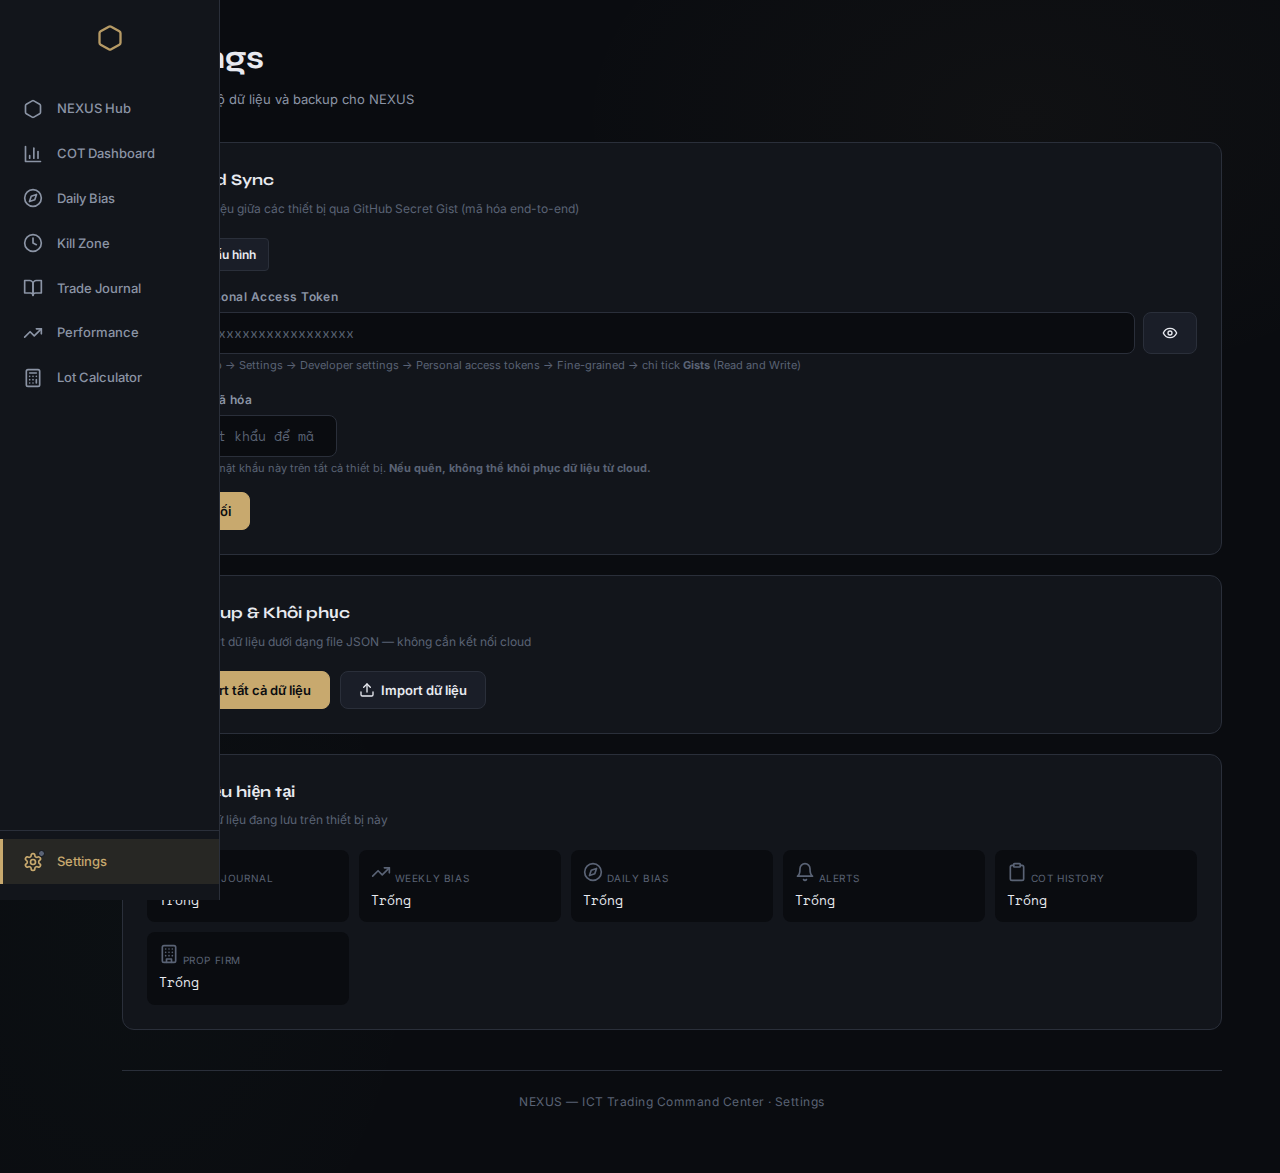
<file: settings/index.html>
<!DOCTYPE html>
<html lang="vi">
<head>
  <meta charset="UTF-8">
  <meta name="viewport" content="width=device-width, initial-scale=1.0">
  <title>NEXUS — Settings</title>
  <meta name="description" content="Cài đặt đồng bộ dữ liệu, export/import backup cho NEXUS Trading Tools.">
  <link rel="preconnect" href="https://fonts.googleapis.com">
  <link rel="preconnect" href="https://fonts.gstatic.com" crossorigin>
  <link href="https://fonts.googleapis.com/css2?family=Inter:wght@400;500;600;700&family=Space+Mono:wght@400;700&family=Syne:wght@600;700;800&display=swap" rel="stylesheet">
  <link rel="stylesheet" href="../shared/style.css">
  <style>
  /* Uses design system tokens */
  .settings-header { margin-bottom: 32px; }
  .settings-header h1 {
    font-family: var(--font-display);
    font-size: clamp(24px, 4vw, 32px);
    color: var(--text-primary);
    margin: 0 0 6px;
  }
  .settings-header p {
    font-size: 13px;
    color: var(--text-secondary);
    margin: 0;
  }

  .settings-section {
    background: var(--bg-surface);
    border: 1px solid var(--border);
    border-radius: var(--r-lg);
    padding: 24px;
    margin-bottom: 20px;
  }
  .settings-section h2 {
    font-family: var(--font-display);
    font-size: 16px;
    font-weight: 700;
    color: var(--text-primary);
    margin: 0 0 6px;
    display: flex;
    align-items: center;
    gap: 8px;
  }
  .settings-section h2 svg { width: 20px; height: 20px; color: var(--accent); }
  .settings-section-desc {
    font-size: 12px;
    color: var(--text-muted);
    margin: 0 0 20px;
  }

  .field-group { margin-bottom: 16px; }
  .field-group label {
    display: block;
    font-size: 12px;
    font-weight: 600;
    color: var(--text-secondary);
    letter-spacing: 0.04em;
    margin-bottom: 6px;
  }
  .field-row { display: flex; gap: 8px; }
  .field-input {
    flex: 1;
    background: var(--bg-primary);
    border: 1px solid var(--border);
    border-radius: var(--r-md);
    padding: 10px 14px;
    color: var(--text-primary);
    font-family: var(--font-mono);
    font-size: 13px;
    outline: none;
    transition: border-color 0.15s;
  }
  .field-input:focus { border-color: var(--accent); }
  .field-input::placeholder { color: var(--text-muted); }
  .field-hint {
    font-size: 11px;
    color: var(--text-muted);
    margin-top: 4px;
    line-height: 1.4;
  }

  .btn {
    display: inline-flex;
    align-items: center;
    gap: 6px;
    padding: 10px 18px;
    border-radius: var(--r-md);
    font-family: var(--font-body);
    font-size: 13px;
    font-weight: 600;
    border: 1px solid var(--border);
    cursor: pointer;
    transition: all 0.15s;
    background: var(--bg-elevated);
    color: var(--text-primary);
  }
  .btn:hover { border-color: var(--border-bright); background: var(--bg-hover); }
  .btn:disabled { opacity: 0.4; cursor: not-allowed; }
  .btn-primary {
    background: var(--accent);
    color: var(--bg-primary);
    border-color: var(--accent);
  }
  .btn-primary:hover { opacity: 0.9; }
  .btn-danger {
    border-color: var(--bear);
    color: var(--bear);
  }
  .btn-danger:hover { background: rgba(224,92,92,0.1); }
  .btn svg { width: 16px; height: 16px; }
  .btn-row { display: flex; flex-wrap: wrap; gap: 10px; margin-top: 16px; }

  .status-badge {
    display: inline-flex;
    align-items: center;
    gap: 6px;
    font-size: 12px;
    font-weight: 600;
    padding: 6px 12px;
    border-radius: var(--r-sm);
    background: var(--bg-elevated);
    border: 1px solid var(--border);
  }
  .status-dot {
    width: 8px; height: 8px;
    border-radius: 50%;
    flex-shrink: 0;
  }
  .status-dot.synced { background: var(--bull); }
  .status-dot.pending { background: var(--warn); }
  .status-dot.error   { background: var(--bear); }
  .status-dot.offline { background: var(--text-muted); }
  .status-dot.not-configured { background: var(--text-muted); }

  .sync-info {
    display: grid;
    grid-template-columns: repeat(auto-fit, minmax(180px, 1fr));
    gap: 12px;
    margin-top: 16px;
  }
  .sync-info-item {
    background: var(--bg-primary);
    border-radius: var(--r-md);
    padding: 12px;
  }
  .sync-info-label {
    font-size: 10px;
    text-transform: uppercase;
    letter-spacing: 0.06em;
    color: var(--text-muted);
    margin-bottom: 4px;
  }
  .sync-info-value {
    font-family: var(--font-mono);
    font-size: 13px;
    color: var(--text-primary);
  }

  .toast {
    position: fixed; bottom: 80px; left: 50%;
    transform: translateX(-50%);
    padding: 10px 20px;
    border-radius: var(--r-md);
    font-size: 13px;
    font-weight: 500;
    z-index: 9999;
    animation: toastIn 0.25s ease;
    white-space: nowrap;
  }
  .toast.success { background: var(--bull); color: #fff; }
  .toast.error   { background: var(--bear); color: #fff; }
  @keyframes toastIn {
    from { opacity: 0; transform: translateX(-50%) translateY(10px); }
    to   { opacity: 1; transform: translateX(-50%) translateY(0); }
  }

  @media (max-width: 768px) {
    .settings-section { padding: 16px; }
    .field-row { flex-direction: column; }
    .btn-row { flex-direction: column; }
    .btn { justify-content: center; }
  }
  </style>
</head>
<body>
<div class="nx-app">
  <div class="nx-main">
    <div class="nx-content">

      <!-- Header -->
      <div class="settings-header">
        <h1><span class="hl">Settings</span></h1>
        <p>Quản lý đồng bộ dữ liệu và backup cho NEXUS</p>
      </div>

      <!-- ═══ Section 1: Cloud Sync ═══ -->
      <div class="settings-section" id="syncSetup">
        <h2>
          <svg viewBox="0 0 24 24" fill="none" stroke="currentColor" stroke-width="2" stroke-linecap="round" stroke-linejoin="round"><path d="M21 12a9 9 0 0 0-9-9 9.75 9.75 0 0 0-6.74 2.74L3 8"/><path d="M3 3v5h5"/><path d="M3 12a9 9 0 0 0 9 9 9.75 9.75 0 0 0 6.74-2.74L21 16"/><path d="M16 16h5v5"/></svg>
          Cloud Sync
        </h2>
        <p class="settings-section-desc">Đồng bộ dữ liệu giữa các thiết bị qua GitHub Secret Gist (mã hóa end-to-end)</p>

        <!-- Status -->
        <div style="margin-bottom: 16px;">
          <span class="status-badge" id="syncStatus">
            <span class="status-dot not-configured"></span>
            <span>Chưa cấu hình</span>
          </span>
        </div>

        <!-- Setup form (shown when not configured) -->
        <div id="setupForm">
          <div class="field-group">
            <label>GitHub Personal Access Token</label>
            <div class="field-row">
              <input type="password" class="field-input" id="tokenInput" placeholder="ghp_xxxxxxxxxxxxxxxxxxxx" autocomplete="off">
              <button class="btn" onclick="toggleTokenVis()" id="toggleTokenBtn" title="Hiện/ẩn token">
                <svg viewBox="0 0 24 24" fill="none" stroke="currentColor" stroke-width="2" stroke-linecap="round" stroke-linejoin="round"><path d="M2 12s3-7 10-7 10 7 10 7-3 7-10 7-10-7-10-7Z"/><circle cx="12" cy="12" r="3"/></svg>
              </button>
            </div>
            <div class="field-hint">Tạo tại GitHub → Settings → Developer settings → Personal access tokens → Fine-grained → chỉ tick <b>Gists</b> (Read and Write)</div>
          </div>

          <div class="field-group">
            <label>Mật khẩu mã hóa</label>
            <input type="password" class="field-input" id="passwordInput" placeholder="Nhập mật khẩu để mã hóa dữ liệu" autocomplete="off">
            <div class="field-hint">Dùng chung mật khẩu này trên tất cả thiết bị. <b>Nếu quên, không thể khôi phục dữ liệu từ cloud.</b></div>
          </div>

          <div class="btn-row">
            <button class="btn btn-primary" id="connectBtn" onclick="handleConnect()">
              <svg viewBox="0 0 24 24" fill="none" stroke="currentColor" stroke-width="2" stroke-linecap="round" stroke-linejoin="round"><path d="M15 3h4a2 2 0 0 1 2 2v14a2 2 0 0 1-2 2h-4"/><polyline points="10 17 15 12 10 7"/><line x1="15" y1="12" x2="3" y2="12"/></svg>
              Kết nối
            </button>
          </div>
        </div>

        <!-- Controls (shown when configured) -->
        <div id="syncControls" style="display:none;">
          <div class="sync-info" id="syncInfo"></div>
          <div class="btn-row">
            <button class="btn btn-primary" onclick="handleSync()">
              <svg viewBox="0 0 24 24" fill="none" stroke="currentColor" stroke-width="2" stroke-linecap="round" stroke-linejoin="round"><path d="M21 12a9 9 0 0 0-9-9 9.75 9.75 0 0 0-6.74 2.74L3 8"/><path d="M3 3v5h5"/><path d="M3 12a9 9 0 0 0 9 9 9.75 9.75 0 0 0 6.74-2.74L21 16"/><path d="M16 16h5v5"/></svg>
              Đồng bộ ngay
            </button>
            <button class="btn" onclick="handlePull()">
              <svg viewBox="0 0 24 24" fill="none" stroke="currentColor" stroke-width="2" stroke-linecap="round" stroke-linejoin="round"><path d="M21 15v4a2 2 0 0 1-2 2H5a2 2 0 0 1-2-2v-4"/><polyline points="7 10 12 15 17 10"/><line x1="12" y1="15" x2="12" y2="3"/></svg>
              Tải từ cloud
            </button>
            <button class="btn" onclick="handlePush()">
              <svg viewBox="0 0 24 24" fill="none" stroke="currentColor" stroke-width="2" stroke-linecap="round" stroke-linejoin="round"><path d="M21 15v4a2 2 0 0 1-2 2H5a2 2 0 0 1-2-2v-4"/><polyline points="17 8 12 3 7 8"/><line x1="12" y1="3" x2="12" y2="15"/></svg>
              Đẩy lên cloud
            </button>
            <button class="btn btn-danger" onclick="handleDisconnect()">
              <svg viewBox="0 0 24 24" fill="none" stroke="currentColor" stroke-width="2" stroke-linecap="round" stroke-linejoin="round"><path d="M18 6 6 18"/><path d="m6 6 12 12"/></svg>
              Ngắt kết nối
            </button>
          </div>
        </div>
      </div>

      <!-- ═══ Section 2: Local Backup ═══ -->
      <div class="settings-section">
        <h2>
          <svg viewBox="0 0 24 24" fill="none" stroke="currentColor" stroke-width="2" stroke-linecap="round" stroke-linejoin="round"><path d="M21 15v4a2 2 0 0 1-2 2H5a2 2 0 0 1-2-2v-4"/><polyline points="7 10 12 15 17 10"/><line x1="12" y1="15" x2="12" y2="3"/></svg>
          Backup & Khôi phục
        </h2>
        <p class="settings-section-desc">Export/Import dữ liệu dưới dạng file JSON — không cần kết nối cloud</p>

        <div class="btn-row">
          <button class="btn btn-primary" onclick="handleExport()">
            <svg viewBox="0 0 24 24" fill="none" stroke="currentColor" stroke-width="2" stroke-linecap="round" stroke-linejoin="round"><path d="M21 15v4a2 2 0 0 1-2 2H5a2 2 0 0 1-2-2v-4"/><polyline points="7 10 12 15 17 10"/><line x1="12" y1="15" x2="12" y2="3"/></svg>
            Export tất cả dữ liệu
          </button>
          <button class="btn" onclick="document.getElementById('importFile').click()">
            <svg viewBox="0 0 24 24" fill="none" stroke="currentColor" stroke-width="2" stroke-linecap="round" stroke-linejoin="round"><path d="M21 15v4a2 2 0 0 1-2 2H5a2 2 0 0 1-2-2v-4"/><polyline points="17 8 12 3 7 8"/><line x1="12" y1="3" x2="12" y2="15"/></svg>
            Import dữ liệu
          </button>
          <input type="file" id="importFile" accept=".json" style="display:none" onchange="handleImport(event)">
        </div>
      </div>

      <!-- ═══ Section 3: Data Overview ═══ -->
      <div class="settings-section">
        <h2>
          <svg viewBox="0 0 24 24" fill="none" stroke="currentColor" stroke-width="2" stroke-linecap="round" stroke-linejoin="round"><ellipse cx="12" cy="5" rx="9" ry="3"/><path d="M3 5V19A9 3 0 0 0 21 19V5"/><path d="M3 12A9 3 0 0 0 21 12"/></svg>
          Dữ liệu hiện tại
        </h2>
        <p class="settings-section-desc">Tổng quan dữ liệu đang lưu trên thiết bị này</p>
        <div id="dataOverview" style="display:grid; grid-template-columns:repeat(auto-fit,minmax(200px,1fr)); gap:10px;"></div>
      </div>

      <footer class="nx-footer">
        NEXUS — ICT Trading Command Center · Settings
      </footer>
    </div>
  </div>
</div>

<script src="../shared/utils.js"></script>
<script src="../shared/store.js"></script>
<script src="../shared/crypto.js"></script>
<script src="../shared/sync.js"></script>
<script src="../shared/nav.js"></script>
<script>

// ── Toast ─────────────────────────────────────
function toast(msg, type = 'success') {
  const el = document.createElement('div');
  el.className = 'toast ' + type;
  el.textContent = msg;
  document.body.appendChild(el);
  setTimeout(() => el.remove(), 2500);
}

// ── Toggle token visibility ───────────────────
function toggleTokenVis() {
  const inp = document.getElementById('tokenInput');
  inp.type = inp.type === 'password' ? 'text' : 'password';
}

// ── Connect ───────────────────────────────────
async function handleConnect() {
  const token = document.getElementById('tokenInput').value.trim();
  const password = document.getElementById('passwordInput').value;

  if (!token) { toast('Vui lòng nhập GitHub Token', 'error'); return; }
  if (!password || password.length < 4) { toast('Mật khẩu cần ít nhất 4 ký tự', 'error'); return; }

  const btn = document.getElementById('connectBtn');
  btn.disabled = true;
  btn.textContent = 'Đang kết nối...';

  try {
    const result = await SyncEngine.init(token, password);
    if (result.success) {
      toast(result.message);
      refreshUI();
    } else {
      toast(result.message, 'error');
    }
  } catch (e) {
    toast('Lỗi: ' + e.message, 'error');
  }
  btn.disabled = false;
  btn.innerHTML = `<svg viewBox="0 0 24 24" fill="none" stroke="currentColor" stroke-width="2" stroke-linecap="round" stroke-linejoin="round"><path d="M15 3h4a2 2 0 0 1 2 2v14a2 2 0 0 1-2 2h-4"/><polyline points="10 17 15 12 10 7"/><line x1="15" y1="12" x2="3" y2="12"/></svg> Kết nối`;
}

// ── Sync actions ──────────────────────────────
async function handleSync() {
  try {
    toast('Đang đồng bộ...');
    await SyncEngine.sync();
    toast('Đồng bộ thành công!');
    refreshUI();
  } catch (e) { toast('Lỗi sync: ' + e.message, 'error'); }
}

async function handlePull() {
  if (!confirm('Dữ liệu trên cloud sẽ ghi đè dữ liệu local. Tiếp tục?')) return;
  try {
    await SyncEngine.pull();
    toast('Đã tải dữ liệu từ cloud!');
    refreshUI();
  } catch (e) { toast('Lỗi pull: ' + e.message, 'error'); }
}

async function handlePush() {
  if (!confirm('Dữ liệu local sẽ ghi đè dữ liệu trên cloud. Tiếp tục?')) return;
  try {
    await SyncEngine.push();
    toast('Đã đẩy dữ liệu lên cloud!');
    refreshUI();
  } catch (e) { toast('Lỗi push: ' + e.message, 'error'); }
}

function handleDisconnect() {
  if (!confirm('Ngắt kết nối sẽ xóa token và mật khẩu khỏi thiết bị này. Dữ liệu local vẫn giữ nguyên. Tiếp tục?')) return;
  SyncEngine.disconnect();
  toast('Đã ngắt kết nối');
  refreshUI();
}

// ── Export / Import ───────────────────────────
function handleExport() {
  const json = SyncEngine.exportAll();
  const blob = new Blob([json], { type: 'application/json' });
  const url = URL.createObjectURL(blob);
  const a = document.createElement('a');
  a.href = url;
  a.download = `nexus-backup-${new Date().toISOString().split('T')[0]}.json`;
  a.click();
  URL.revokeObjectURL(url);
  toast('File backup đã được tải xuống');
}

function handleImport(event) {
  const file = event.target.files[0];
  if (!file) return;
  const reader = new FileReader();
  reader.onload = (e) => {
    const result = SyncEngine.importAll(e.target.result);
    if (result.success) {
      toast(result.message);
      refreshUI();
    } else {
      toast(result.message, 'error');
    }
  };
  reader.readAsText(file);
  event.target.value = ''; // reset
}

// ── Refresh UI ────────────────────────────────
function refreshUI() {
  const configured = SyncEngine.isConfigured();

  // Show/hide sections
  document.getElementById('setupForm').style.display = configured ? 'none' : 'block';
  document.getElementById('syncControls').style.display = configured ? 'block' : 'none';

  // Status badge
  const status = SyncEngine.getStatus();
  const statusEl = document.getElementById('syncStatus');
  const labels = {
    'synced': 'Đã đồng bộ',
    'pending': 'Có thay đổi chưa sync',
    'offline': 'Offline',
    'not-configured': 'Chưa cấu hình'
  };
  statusEl.innerHTML = `<span class="status-dot ${status}"></span><span>${labels[status]}</span>`;

  // Sync info
  if (configured) {
    const lastSync = SyncEngine.getLastSync();
    const infoEl = document.getElementById('syncInfo');
    infoEl.innerHTML = `
      <div class="sync-info-item">
        <div class="sync-info-label">Lần sync cuối</div>
        <div class="sync-info-value">${lastSync ? new Date(lastSync).toLocaleString('vi-VN') : 'Chưa sync'}</div>
      </div>
      <div class="sync-info-item">
        <div class="sync-info-label">Gist ID</div>
        <div class="sync-info-value" style="font-size:11px;word-break:break-all;">${localStorage.getItem('nexus_sync_gist_id') || '—'}</div>
      </div>
    `;
  }

  // Data overview
  renderDataOverview();
}

function renderDataOverview() {
  const overview = document.getElementById('dataOverview');
  const items = [
    { key: 'nexus_trades', label: 'Trade Journal', icon: SVG_ICONS.barChart },
    { key: 'nexus_weekly_bias', label: 'Weekly Bias', icon: SVG_ICONS.trendingUp },
    { key: 'nexus_daily_bias', label: 'Daily Bias', icon: SVG_ICONS.compass },
    { key: 'nexus_alerts', label: 'Alerts', icon: SVG_ICONS.bell },
    { key: 'cot_history', label: 'COT History', icon: SVG_ICONS.clipboard },
    { key: 'nexus_prop_settings', label: 'Prop Firm', icon: SVG_ICONS.building },
  ];

  overview.innerHTML = items.map(item => {
    let count = '—';
    try {
      const raw = localStorage.getItem(item.key);
      if (raw) {
        const data = JSON.parse(raw);
        if (Array.isArray(data)) count = `${data.length} mục`;
        else if (typeof data === 'object' && data !== null) count = 'Có dữ liệu';
        else count = 'Có dữ liệu';
      } else {
        count = 'Trống';
      }
    } catch (e) { count = 'Lỗi'; }

    return `<div class="sync-info-item">
      <div class="sync-info-label">${item.icon} ${item.label}</div>
      <div class="sync-info-value">${count}</div>
    </div>`;
  }).join('');
}

// Init
refreshUI();
</script>
</body>
</html>
</file>
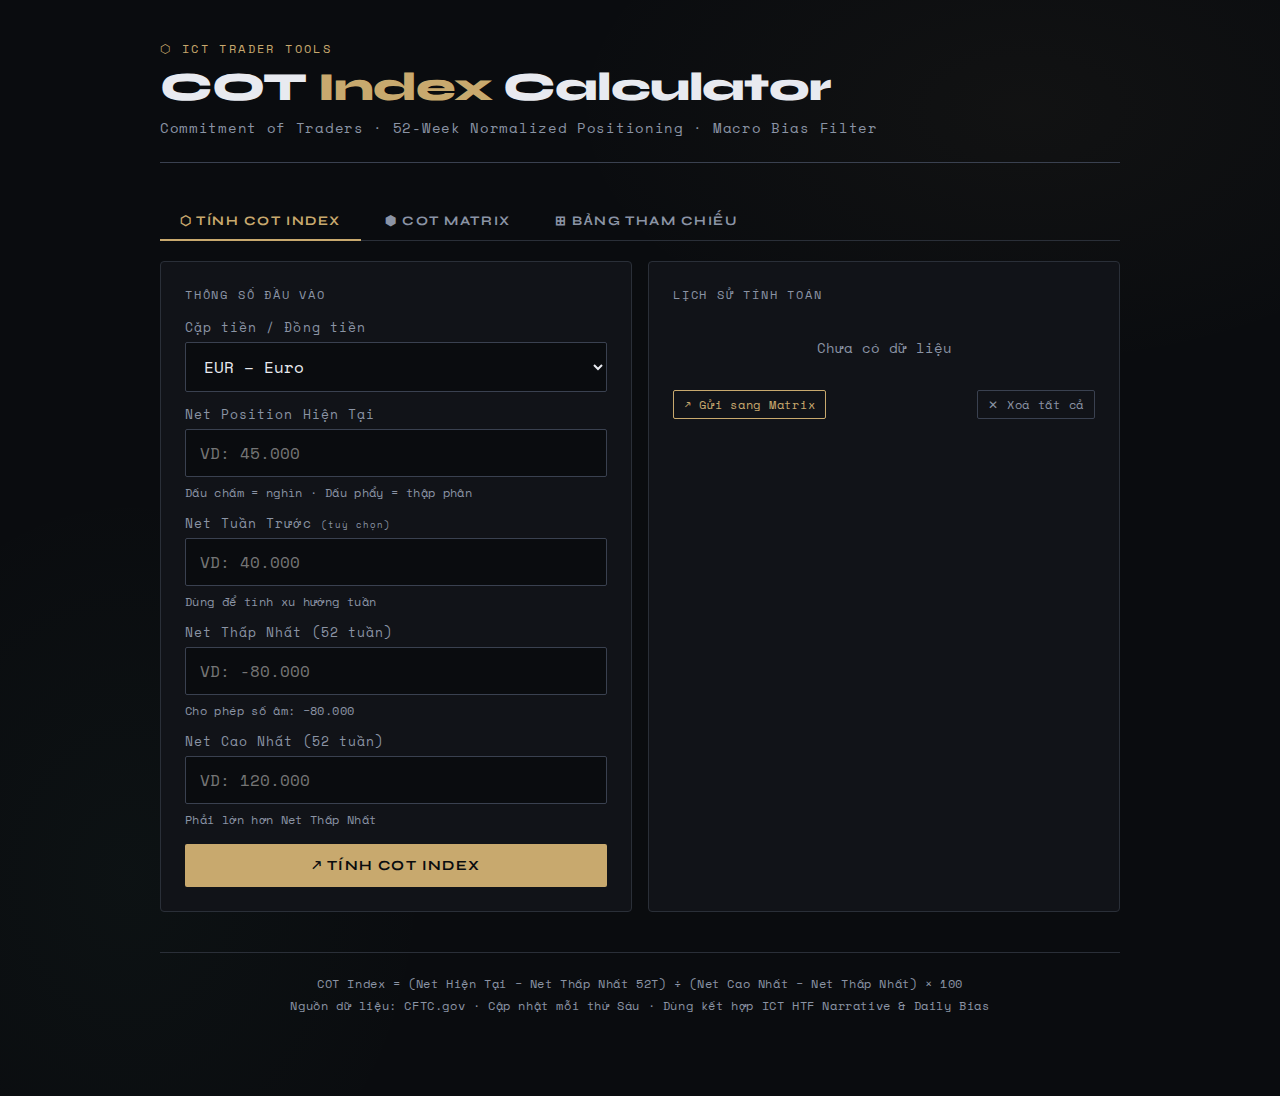
<file: cot-index-calculator.html>
<!DOCTYPE html>
<html lang="vi">
<head>
<meta charset="UTF-8">
<meta name="viewport" content="width=device-width, initial-scale=1.0">
<title>COT Index Calculator — ICT Trader</title>
<link href="https://fonts.googleapis.com/css2?family=Space+Mono:ital,wght@0,400;0,700;1,400&family=Syne:wght@400;600;800&display=swap" rel="stylesheet">
<style>
  :root {
    --bg: #0a0c0f;
    --surface: #111318;
    --border: #2a2f38;
    --border-bright: #3a4150;
    --text: #e8eaf0;
    --muted: #8b94a5;
    --accent: #c8a96e;
    --red: #e05c5c;
    --green: #5cc8a0;
    --yellow: #e0c05c;
    --neutral: #8899bb;
  }
  * { box-sizing: border-box; margin: 0; padding: 0; }
  body {
    background: var(--bg);
    color: var(--text);
    font-family: 'Space Mono', monospace;
    min-height: 100vh;
    padding: 40px 20px 80px;
    background-image:
      radial-gradient(ellipse 60% 40% at 80% 10%, rgba(200,169,110,0.04) 0%, transparent 60%),
      radial-gradient(ellipse 40% 60% at 10% 80%, rgba(92,200,160,0.03) 0%, transparent 60%);
  }
  .container { max-width: 960px; margin: 0 auto; }

  header { margin-bottom: 40px; border-bottom: 1px solid var(--border-bright); padding-bottom: 24px; }
  .tag { font-size: 12px; letter-spacing: 0.2em; color: var(--accent); text-transform: uppercase; margin-bottom: 8px; }
  h1 { font-family: 'Syne', sans-serif; font-size: clamp(26px, 5vw, 40px); font-weight: 800; letter-spacing: -0.02em; line-height: 1.1; }
  h1 span { color: var(--accent); }
  .subtitle { margin-top: 8px; color: var(--muted); font-size: 14px; letter-spacing: 0.05em; }

  /* Tabs */
  .tabs { display: flex; gap: 4px; margin-bottom: 20px; border-bottom: 1px solid var(--border); padding-bottom: 0; }
  .tab-btn {
    font-family: 'Syne', sans-serif; font-size: 13px; font-weight: 700;
    letter-spacing: 0.12em; text-transform: uppercase;
    padding: 10px 20px; background: none; border: none;
    color: var(--muted); cursor: pointer; border-bottom: 2px solid transparent;
    margin-bottom: -1px; transition: color 0.2s, border-color 0.2s;
  }
  .tab-btn.active { color: var(--accent); border-bottom-color: var(--accent); }
  .tab-btn:hover:not(.active) { color: var(--text); }
  .tab-panel { display: none; }
  .tab-panel.active { display: block; }

  /* Grid */
  .grid { display: grid; grid-template-columns: 1fr 1fr; gap: 16px; margin-bottom: 16px; }
  @media (max-width: 640px) { .grid { grid-template-columns: 1fr; } }

  .card { background: var(--surface); border: 1px solid var(--border); border-radius: 4px; padding: 24px; }
  .card-label { font-size: 12px; letter-spacing: 0.15em; text-transform: uppercase; color: var(--muted); margin-bottom: 14px; }

  .input-group { display: flex; flex-direction: column; gap: 12px; }
  .field { display: flex; flex-direction: column; gap: 5px; }
  label { font-size: 13px; color: var(--muted); letter-spacing: 0.08em; }

  input[type="text"], select {
    background: var(--bg); border: 1px solid var(--border-bright);
    color: var(--text); font-family: 'Space Mono', monospace;
    font-size: 16px; padding: 11px 14px; border-radius: 2px;
    outline: none; transition: border-color 0.2s; width: 100%;
  }
  input[type="text"]:focus, select:focus { border-color: var(--accent); }
  input[type="text"].input-error { border-color: var(--red); background: rgba(224,92,92,0.05); }
  .input-hint { font-size: 12px; color: var(--muted); margin-top: 2px; letter-spacing: 0.03em; }
  .input-hint.ok { color: var(--green); }
  .input-hint.error { color: var(--red); }

  .btn-calc {
    width: 100%; background: var(--accent); color: #0a0c0f;
    border: none; font-family: 'Syne', sans-serif; font-weight: 700;
    font-size: 14px; letter-spacing: 0.1em; text-transform: uppercase;
    padding: 13px; border-radius: 2px; cursor: pointer; margin-top: 4px;
    transition: opacity 0.2s, transform 0.1s;
  }
  .btn-calc:hover { opacity: 0.85; }
  .btn-calc:active { transform: scale(0.99); }

  /* Result */
  .result-card {
    background: var(--surface); border: 1px solid var(--border);
    border-radius: 4px; padding: 26px; margin-bottom: 16px; display: none;
  }
  .result-card.show { display: block; }
  .result-header { display: flex; justify-content: space-between; align-items: flex-start; margin-bottom: 20px; flex-wrap: wrap; gap: 12px; }
  .result-pair { font-family: 'Syne', sans-serif; font-size: 14px; font-weight: 600; color: var(--muted); letter-spacing: 0.1em; text-transform: uppercase; }
  .result-index { font-family: 'Syne', sans-serif; font-size: 50px; font-weight: 800; line-height: 1; letter-spacing: -0.03em; }
  .bias-badge { display: inline-block; padding: 3px 12px; border-radius: 2px; font-size: 12px; font-weight: 700; letter-spacing: 0.12em; text-transform: uppercase; margin-top: 6px; }
  .signal-text { font-size: 14px; color: var(--muted); margin-top: 4px; line-height: 1.6; }
  .formula-line { font-size: 13px; color: var(--muted); line-height: 1.8; }
  .formula-line span { color: var(--accent); }

  .gauge-wrap { margin: 20px 0 16px; }
  .gauge-track { height: 6px; border-radius: 3px; position: relative; margin-bottom: 6px;
    background: linear-gradient(90deg, var(--red) 0%, var(--red) 10%, var(--yellow) 25%, var(--yellow) 40%, var(--neutral) 50%, var(--yellow) 60%, var(--green) 75%, var(--green) 90%, #3dffc8 100%);
  }
  .gauge-needle { position: absolute; top: -5px; width: 3px; height: 16px; background: #fff; border-radius: 2px; transform: translateX(-50%); transition: left 0.6s cubic-bezier(0.34,1.56,0.64,1); box-shadow: 0 0 8px rgba(255,255,255,0.6); }
  .gauge-labels { display: flex; justify-content: space-between; font-size: 11px; color: var(--muted); letter-spacing: 0.05em; }
  .divider { height: 1px; background: var(--border); margin: 18px 0; }

  /* History */
  .history-section { margin-top: 4px; max-height: 340px; overflow-y: auto; }
  .history-item {
    display: flex; align-items: center; padding: 8px 0;
    border-bottom: 1px solid var(--border); font-size: 13px; gap: 6px;
  }
  .history-item:last-child { border-bottom: none; }
  .h-date { color: var(--muted); width: 46px; flex-shrink: 0; font-size: 12px; }
  .h-pair { color: var(--text); width: 56px; flex-shrink: 0; font-weight: 700; }
  .h-index { font-weight: 700; width: 48px; flex-shrink: 0; text-align: right; }
  .h-badge-wrap { flex: 1; min-width: 0; }
  .h-del {
    background: none; border: none; color: var(--muted); cursor: pointer;
    font-size: 16px; padding: 2px 6px; border-radius: 2px; line-height: 1;
    transition: color 0.15s, background 0.15s; flex-shrink: 0;
  }
  .h-del:hover { color: var(--red); background: rgba(224,92,92,0.1); }
  .no-history { color: var(--muted); font-size: 14px; padding: 20px 0; text-align: center; }

  .btn-row { display: flex; gap: 8px; margin-top: 12px; }
  .btn-sm {
    background: none; border: 1px solid var(--border-bright); color: var(--muted);
    font-family: 'Space Mono', monospace; font-size: 12px; letter-spacing: 0.06em;
    padding: 5px 10px; border-radius: 2px; cursor: pointer;
    transition: color 0.2s, border-color 0.2s;
  }
  .btn-sm:hover { color: var(--text); border-color: var(--muted); }
  .btn-sm.accent-btn { border-color: var(--accent); color: var(--accent); }
  .btn-sm.accent-btn:hover { background: rgba(200,169,110,0.1); }

  /* Reference table */
  .ref-card { background: var(--surface); border: 1px solid var(--border); border-radius: 4px; overflow: hidden; margin-bottom: 16px; }
  .ref-title { padding: 12px 18px; font-family: 'Syne', sans-serif; font-size: 12px; font-weight: 700; letter-spacing: 0.15em; text-transform: uppercase; color: var(--muted); border-bottom: 1px solid var(--border); display: flex; align-items: center; justify-content: space-between; }
  table { width: 100%; border-collapse: collapse; font-size: 13px; }
  th { padding: 10px 16px; text-align: left; font-size: 11px; letter-spacing: 0.12em; text-transform: uppercase; color: var(--muted); border-bottom: 1px solid var(--border); font-weight: 400; white-space: nowrap; }
  td { padding: 11px 16px; border-bottom: 1px solid var(--border); vertical-align: middle; }
  tr:last-child td { border-bottom: none; }
  .zone-dot { display: inline-block; width: 6px; height: 6px; border-radius: 50%; margin-right: 7px; vertical-align: middle; }
  .action-note { color: var(--muted); font-size: 12px; }

  /* ── COT MATRIX ─────────────────────────────────────── */
  .matrix-container { display: none; }
  .matrix-container.show { display: block; }

  .matrix-header-row {
    display: flex; align-items: center; justify-content: space-between;
    margin-bottom: 16px; flex-wrap: wrap; gap: 10px;
  }
  .matrix-title { font-family: 'Syne', sans-serif; font-size: 16px; font-weight: 800; letter-spacing: 0.05em; }
  .matrix-week { font-size: 12px; color: var(--muted); letter-spacing: 0.08em; }

  .matrix-table-wrap { overflow-x: auto; margin-bottom: 16px; }
  .matrix-table { width: 100%; border-collapse: collapse; font-size: 13px; min-width: 700px; }
  .matrix-table th { padding: 11px 14px; text-align: left; font-size: 11px; letter-spacing: 0.1em; text-transform: uppercase; color: var(--muted); border-bottom: 2px solid var(--border-bright); font-weight: 400; white-space: nowrap; }
  .matrix-table td { padding: 12px 14px; border-bottom: 1px solid var(--border); vertical-align: middle; white-space: nowrap; }
  .matrix-table tr:last-child td { border-bottom: none; }
  .matrix-table tr:hover td { background: rgba(255,255,255,0.02); }
  .pair-tag { font-family: 'Syne', sans-serif; font-weight: 700; font-size: 14px; }
  .trend-up { color: var(--green); }
  .trend-dn { color: var(--red); }
  .trend-flat { color: var(--muted); }

  .cot-bar-wrap { display: flex; align-items: center; gap: 8px; }
  .cot-bar-track { width: 80px; height: 4px; background: var(--border-bright); border-radius: 2px; flex-shrink: 0; }
  .cot-bar-fill { height: 100%; border-radius: 2px; transition: width 0.4s; }
  .cot-val { font-weight: 700; min-width: 38px; text-align: right; font-size: 14px; }

  /* Ranking */
  .ranking-card { background: var(--surface); border: 1px solid var(--border); border-radius: 4px; padding: 20px; margin-bottom: 16px; }
  .ranking-title { font-family: 'Syne', sans-serif; font-size: 12px; font-weight: 700; letter-spacing: 0.15em; text-transform: uppercase; color: var(--muted); margin-bottom: 14px; }
  .ranking-list { display: flex; flex-direction: column; gap: 6px; }
  .ranking-item { display: flex; align-items: center; gap: 10px; }
  .rank-num { width: 24px; font-size: 12px; color: var(--muted); flex-shrink: 0; }
  .rank-pair { font-family: 'Syne', sans-serif; font-weight: 700; font-size: 14px; width: 48px; flex-shrink: 0; }
  .rank-bar-track { flex: 1; height: 4px; background: var(--border-bright); border-radius: 2px; }
  .rank-bar-fill { height: 100%; border-radius: 2px; }
  .rank-idx { font-size: 13px; font-weight: 700; width: 42px; text-align: right; flex-shrink: 0; }
  .rank-label { font-size: 11px; color: var(--muted); width: 85px; flex-shrink: 0; text-align: right; }

  /* Best pairs */
  .pairs-card { background: var(--surface); border: 1px solid var(--border); border-radius: 4px; padding: 20px; margin-bottom: 16px; }
  .pairs-title { font-family: 'Syne', sans-serif; font-size: 12px; font-weight: 700; letter-spacing: 0.15em; text-transform: uppercase; color: var(--muted); margin-bottom: 14px; }
  .pairs-grid { display: grid; grid-template-columns: 1fr 1fr 1fr; gap: 12px; }
  @media (max-width: 600px) { .pairs-grid { grid-template-columns: 1fr; } }
  .pairs-section-label { font-size: 11px; letter-spacing: 0.12em; text-transform: uppercase; margin-bottom: 8px; }
  .pair-chip { display: inline-block; padding: 3px 8px; border-radius: 2px; font-size: 13px; font-weight: 700; margin: 2px 2px; letter-spacing: 0.03em; }

  .progress-bar { height: 2px; background: var(--border); margin-bottom: 12px; border-radius: 1px; overflow: hidden; }
  .progress-fill { height: 100%; background: var(--accent); border-radius: 1px; transition: width 0.3s; }
  .progress-label { font-size: 12px; color: var(--muted); margin-bottom: 4px; }

  .footer-note { margin-top: 40px; font-size: 12px; color: var(--muted); letter-spacing: 0.05em; text-align: center; border-top: 1px solid var(--border); padding-top: 20px; line-height: 1.8; }

  /* Matrix input panel */
  .matrix-input-card { background: var(--surface); border: 1px solid var(--border); border-radius: 4px; padding: 20px; margin-bottom: 16px; }
  .matrix-input-title { font-family: 'Syne', sans-serif; font-size: 12px; font-weight: 700; letter-spacing: 0.15em; text-transform: uppercase; color: var(--muted); margin-bottom: 4px; }
  .matrix-input-sub { font-size: 12px; color: var(--muted); margin-bottom: 14px; }
  .matrix-row-inputs { display: grid; grid-template-columns: 105px 1fr 1fr 1fr 1fr 1fr auto; gap: 6px; align-items: end; margin-bottom: 6px; }
  @media (max-width: 700px) { .matrix-row-inputs { grid-template-columns: 1fr 1fr 1fr; } }
  .matrix-row-inputs label { font-size: 11px; }
  .matrix-row-inputs .field { gap: 3px; }
  .matrix-row-inputs input { font-size: 14px; padding: 7px 8px; }
  .btn-add-row {
    background: rgba(200,169,110,0.1); border: 1px solid var(--accent);
    color: var(--accent); font-family: 'Space Mono', monospace; font-size: 12px;
    letter-spacing: 0.08em; padding: 7px 12px; border-radius: 2px; cursor: pointer;
    white-space: nowrap; transition: background 0.2s; align-self: end;
  }
  .btn-add-row:hover { background: rgba(200,169,110,0.2); }
  .matrix-entries { display: flex; flex-direction: column; gap: 4px; margin-bottom: 12px; }
  .matrix-entry-row {
    display: flex; align-items: center; gap: 6px; padding: 6px 10px;
    background: var(--bg); border: 1px solid var(--border); border-radius: 2px; font-size: 13px;
  }
  .entry-pair { font-weight: 700; width: 50px; flex-shrink: 0; }
  .entry-vals { flex: 1; color: var(--muted); font-size: 12px; }
  .entry-idx { font-weight: 700; }
  .entry-del { background: none; border: none; color: var(--muted); cursor: pointer; padding: 2px 5px; border-radius: 2px; font-size: 16px; transition: color 0.15s; }
  .entry-del:hover { color: var(--red); }
  .btn-gen-matrix {
    width: 100%; background: var(--accent); color: #0a0c0f;
    border: none; font-family: 'Syne', sans-serif; font-weight: 700;
    font-size: 14px; letter-spacing: 0.1em; text-transform: uppercase;
    padding: 12px; border-radius: 2px; cursor: pointer; transition: opacity 0.2s;
    display: flex; align-items: center; justify-content: center; gap: 8px;
  }
  .btn-gen-matrix:hover { opacity: 0.85; }
  /* ── GITHUB CONFIG BANNER ─────────────────────────── */
  .gh-config-card {
    background: var(--surface); border: 1px solid var(--border); border-radius: 4px;
    padding: 20px; margin-bottom: 16px; transition: all 0.3s;
  }
  .gh-config-card.collapsed { padding: 10px 20px; }
  .gh-config-header {
    display: flex; align-items: center; justify-content: space-between;
    gap: 10px; flex-wrap: wrap;
  }
  .gh-config-title {
    font-family: 'Syne', sans-serif; font-size: 12px; font-weight: 700;
    letter-spacing: 0.15em; text-transform: uppercase; color: var(--muted);
  }
  .gh-config-title .gh-icon { color: var(--accent); margin-right: 6px; }
  .gh-config-body { margin-top: 14px; }
  .gh-config-body.hidden { display: none; }
  .gh-config-row {
    display: grid; grid-template-columns: 1fr 1fr auto; gap: 10px;
    align-items: end;
  }
  @media (max-width: 600px) { .gh-config-row { grid-template-columns: 1fr; } }
  .gh-config-row .field label { font-size: 12px; }
  .gh-config-row input { font-size: 14px; padding: 8px 10px; }
  .gh-status-row {
    display: flex; align-items: center; gap: 10px; flex-wrap: wrap;
  }
  .gh-status-text {
    font-size: 12px; color: var(--muted); letter-spacing: 0.04em;
  }
  .gh-status-text .gh-repo-link {
    color: var(--accent); font-weight: 700; text-decoration: none;
  }
  .gh-status-text .gh-repo-link:hover { text-decoration: underline; }
  .btn-gh-save {
    background: var(--accent); color: #0a0c0f; border: none;
    font-family: 'Syne', sans-serif; font-weight: 700; font-size: 12px;
    letter-spacing: 0.1em; text-transform: uppercase;
    padding: 8px 16px; border-radius: 2px; cursor: pointer;
    transition: opacity 0.2s; white-space: nowrap;
  }
  .btn-gh-save:hover { opacity: 0.85; }
  .btn-gh-edit {
    background: none; border: 1px solid var(--border-bright); color: var(--muted);
    font-family: 'Space Mono', monospace; font-size: 11px; letter-spacing: 0.06em;
    padding: 4px 10px; border-radius: 2px; cursor: pointer;
    transition: color 0.15s, border-color 0.15s; white-space: nowrap;
  }
  .btn-gh-edit:hover { color: var(--text); border-color: var(--muted); }

  /* ── FETCH CFTC BUTTON ──────────────────────────────── */
  .gh-fetch-row {
    display: flex; align-items: center; gap: 10px; margin-bottom: 16px;
    flex-wrap: wrap;
  }
  .btn-fetch-cftc {
    background: var(--green); color: #0a0c0f; border: none;
    font-family: 'Syne', sans-serif; font-weight: 700; font-size: 13px;
    letter-spacing: 0.08em; text-transform: uppercase;
    padding: 10px 20px; border-radius: 2px; cursor: pointer;
    transition: opacity 0.2s, background 0.3s, transform 0.1s;
    display: inline-flex; align-items: center; gap: 8px;
    position: relative; overflow: hidden;
  }
  .btn-fetch-cftc:hover:not(:disabled) { opacity: 0.88; }
  .btn-fetch-cftc:active:not(:disabled) { transform: scale(0.98); }
  .btn-fetch-cftc:disabled { opacity: 0.35; cursor: not-allowed; }
  .btn-fetch-cftc.loading { background: var(--accent); pointer-events: none; }
  .btn-fetch-cftc.success {
    background: var(--green);
    animation: flash-green 0.6s ease;
  }
  .btn-fetch-cftc.error { background: var(--red); }
  @keyframes flash-green {
    0%   { box-shadow: 0 0 0 0 rgba(92,200,160,0.5); }
    50%  { box-shadow: 0 0 16px 4px rgba(92,200,160,0.3); }
    100% { box-shadow: none; }
  }
  .fetch-spinner {
    display: inline-block; width: 14px; height: 14px;
    border: 2px solid rgba(0,0,0,0.2); border-top-color: #0a0c0f;
    border-radius: 50%; animation: spin 0.6s linear infinite;
  }
  @keyframes spin { to { transform: rotate(360deg); } }
  .fetch-status {
    font-size: 12px; color: var(--muted); letter-spacing: 0.04em;
    line-height: 1.5;
  }
  .fetch-status.error { color: var(--red); }
  .fetch-status.warn { color: var(--yellow); }
  .fetch-cache-info {
    font-size: 11px; color: var(--muted); letter-spacing: 0.04em;
    padding: 4px 0; line-height: 1.6;
  }
  .fetch-cache-info .cache-label { color: var(--accent); font-weight: 700; }

  /* ── DATA SOURCE BADGE ──────────────────────────────── */
  .data-source-badge {
    font-size: 10px; letter-spacing: 0.08em; text-transform: uppercase;
    padding: 2px 8px; border-radius: 2px; font-weight: 700;
    white-space: nowrap;
  }
  .data-source-badge.auto {
    color: var(--green); background: rgba(92,200,160,0.1);
    border: 1px solid rgba(92,200,160,0.2);
  }
  .data-source-badge.manual {
    color: var(--muted); background: rgba(136,153,187,0.08);
    border: 1px solid rgba(136,153,187,0.15);
  }

  /* ── EXPORT PANEL ─────────────────────────────────── */
  .export-panel { background: var(--surface); border: 1px solid var(--border); border-radius: 4px; overflow: hidden; margin-bottom: 16px; display: none; }
  .export-panel.show { display: block; }
  .export-panel-head { padding: 12px 18px; display: flex; align-items: center; justify-content: space-between; border-bottom: 1px solid var(--border); flex-wrap: wrap; gap: 8px; }
  .export-panel-title { font-family: 'Syne', sans-serif; font-size: 12px; font-weight: 700; letter-spacing: 0.15em; text-transform: uppercase; color: var(--accent); }
  .export-fmt-tabs { display: flex; gap: 4px; }
  .efmt-btn {
    font-family: 'Space Mono', monospace; font-size: 12px; letter-spacing: 0.06em;
    padding: 5px 12px; background: none; border: 1px solid var(--border-bright);
    color: var(--muted); cursor: pointer; border-radius: 2px; transition: all 0.15s;
  }
  .efmt-btn:hover { color: var(--text); border-color: var(--muted); }
  .efmt-btn.active { background: rgba(200,169,110,0.12); border-color: var(--accent); color: var(--accent); }
  .export-body { padding: 0; position: relative; }
  .export-textarea {
    width: 100%; min-height: 280px; max-height: 420px;
    background: #070910; color: #8fa8c0;
    font-family: 'Space Mono', monospace; font-size: 13px; line-height: 1.7;
    padding: 16px 20px; border: none; resize: vertical; outline: none;
    display: block;
  }
  .export-actions { display: flex; gap: 8px; padding: 12px 18px; border-top: 1px solid var(--border); background: var(--bg); flex-wrap: wrap; align-items: center; }
  .exp-filename { font-size: 12px; color: var(--muted); margin-left: auto; letter-spacing: 0.05em; }
  /* Toast */
  .exp-toast { position: fixed; bottom: 28px; left: 50%; transform: translateX(-50%); background: var(--green); color: #0a0c0f; font-family: 'Syne', sans-serif; font-weight: 700; font-size: 14px; letter-spacing: 0.08em; padding: 10px 22px; border-radius: 2px; z-index: 999; pointer-events: none; opacity: 0; transition: opacity 0.2s; }
  .exp-toast.show { opacity: 1; }
  .exp-toast.error-toast { background: var(--red); }
  .exp-toast.warn-toast { background: var(--yellow); color: #0a0c0f; }

  /* ── IMPORT MODAL ─────────────────────────────────── */
  .imp-overlay {
    position: fixed; inset: 0; z-index: 900;
    background: rgba(0,0,0,0.72); backdrop-filter: blur(4px);
    display: flex; align-items: center; justify-content: center;
    opacity: 0; pointer-events: none; transition: opacity 0.2s;
  }
  .imp-overlay.show { opacity: 1; pointer-events: auto; }

  .imp-modal {
    background: var(--surface); border: 1px solid var(--border-bright);
    border-radius: 6px; width: 92%; max-width: 720px; max-height: 88vh;
    display: flex; flex-direction: column; overflow: hidden;
    box-shadow: 0 20px 60px rgba(0,0,0,0.5);
  }

  .imp-header {
    display: flex; align-items: center; justify-content: space-between;
    padding: 16px 20px; border-bottom: 1px solid var(--border);
  }
  .imp-title {
    font-family: 'Syne', sans-serif; font-size: 15px; font-weight: 800;
    letter-spacing: 0.08em; text-transform: uppercase; color: var(--accent);
  }
  .imp-close {
    background: none; border: none; color: var(--muted); font-size: 20px;
    cursor: pointer; padding: 4px 8px; border-radius: 2px; line-height: 1;
    transition: color 0.15s, background 0.15s;
  }
  .imp-close:hover { color: var(--text); background: rgba(255,255,255,0.05); }

  .imp-method-tabs {
    display: flex; gap: 0; border-bottom: 1px solid var(--border);
  }
  .imp-method-btn {
    flex: 1; font-family: 'Space Mono', monospace; font-size: 12px;
    letter-spacing: 0.06em; padding: 10px 10px 9px; background: none;
    border: none; border-bottom: 2px solid transparent;
    color: var(--muted); cursor: pointer; text-align: center;
    transition: color 0.15s, border-color 0.15s, background 0.15s;
    white-space: nowrap;
  }
  .imp-method-btn:hover:not(.active) { color: var(--text); background: rgba(255,255,255,0.02); }
  .imp-method-btn.active { color: var(--accent); border-bottom-color: var(--accent); }

  .imp-body { padding: 16px 20px; overflow-y: auto; flex: 1; }

  .imp-panel { display: none; }
  .imp-panel.active { display: block; }

  .imp-label {
    font-size: 12px; color: var(--muted); letter-spacing: 0.08em;
    margin-bottom: 6px; display: block;
  }
  .imp-textarea {
    width: 100%; min-height: 140px; max-height: 220px;
    background: var(--bg); border: 1px solid var(--border-bright);
    color: var(--text); font-family: 'Space Mono', monospace;
    font-size: 13px; line-height: 1.6; padding: 12px 14px;
    border-radius: 2px; resize: vertical; outline: none;
    transition: border-color 0.2s;
  }
  .imp-textarea:focus { border-color: var(--accent); }
  .imp-textarea::placeholder { color: var(--muted); opacity: 0.6; }

  .imp-drop-zone {
    border: 2px dashed var(--border-bright); border-radius: 4px;
    padding: 32px 20px; text-align: center; cursor: pointer;
    transition: border-color 0.2s, background 0.2s;
  }
  .imp-drop-zone:hover, .imp-drop-zone.drag-over {
    border-color: var(--accent); background: rgba(200,169,110,0.04);
  }
  .imp-drop-icon { font-size: 28px; margin-bottom: 8px; display: block; color: var(--muted); }
  .imp-drop-main { font-size: 14px; color: var(--text); margin-bottom: 4px; }
  .imp-drop-sub { font-size: 12px; color: var(--muted); letter-spacing: 0.04em; }
  .imp-file-input { display: none; }
  .imp-file-name {
    margin-top: 10px; font-size: 13px; color: var(--accent); font-weight: 700;
    display: none; text-align: center;
  }
  .imp-file-name.show { display: block; }

  .imp-hint {
    font-size: 12px; color: var(--muted); margin-top: 8px;
    line-height: 1.6; letter-spacing: 0.03em;
  }
  .imp-hint code {
    background: rgba(200,169,110,0.1); color: var(--accent);
    padding: 1px 5px; border-radius: 2px; font-size: 12px;
  }

  /* Preview */
  .imp-preview-wrap {
    margin-top: 14px; display: none;
  }
  .imp-preview-wrap.show { display: block; }

  .imp-preview-head {
    display: flex; align-items: center; justify-content: space-between;
    margin-bottom: 8px; flex-wrap: wrap; gap: 6px;
  }
  .imp-preview-title {
    font-family: 'Syne', sans-serif; font-size: 12px; font-weight: 700;
    letter-spacing: 0.12em; text-transform: uppercase; color: var(--text);
  }
  .imp-preview-count {
    font-size: 12px; color: var(--muted);
  }

  .imp-preview-table {
    width: 100%; border-collapse: collapse; font-size: 12px;
    background: var(--bg); border: 1px solid var(--border); border-radius: 2px;
  }
  .imp-preview-table th {
    padding: 7px 8px; text-align: left; font-size: 11px;
    letter-spacing: 0.1em; text-transform: uppercase;
    color: var(--muted); border-bottom: 1px solid var(--border-bright);
    font-weight: 400; white-space: nowrap;
  }
  .imp-preview-table td {
    padding: 7px 8px; border-bottom: 1px solid var(--border);
    vertical-align: middle; white-space: nowrap;
  }
  .imp-preview-table tr:last-child td { border-bottom: none; }
  .imp-preview-table tr.imp-row-error td { background: rgba(224,92,92,0.06); }
  .imp-preview-table .imp-err-msg {
    color: var(--red); font-size: 11px; font-style: italic;
  }
  .imp-status {
    display: inline-block; padding: 2px 7px; border-radius: 2px;
    font-size: 11px; font-weight: 700; letter-spacing: 0.06em;
  }

  .imp-footer {
    display: flex; align-items: center; justify-content: space-between;
    padding: 14px 20px; border-top: 1px solid var(--border);
    background: var(--bg); flex-wrap: wrap; gap: 8px;
  }
  .imp-footer-info { font-size: 12px; color: var(--muted); }
  .imp-footer-info .imp-ok { color: var(--green); font-weight: 700; }
  .imp-footer-info .imp-err { color: var(--red); font-weight: 700; }

  .btn-imp-load {
    background: var(--accent); color: #0a0c0f; border: none;
    font-family: 'Syne', sans-serif; font-weight: 700; font-size: 13px;
    letter-spacing: 0.1em; text-transform: uppercase;
    padding: 9px 20px; border-radius: 2px; cursor: pointer;
    transition: opacity 0.2s, transform 0.1s;
  }
  .btn-imp-load:hover { opacity: 0.85; }
  .btn-imp-load:active { transform: scale(0.98); }
  .btn-imp-load:disabled { opacity: 0.35; cursor: not-allowed; }

  .btn-imp-import {
    background: rgba(200,169,110,0.1); border: 1px solid var(--accent);
    color: var(--accent); font-family: 'Space Mono', monospace; font-size: 12px;
    letter-spacing: 0.08em; padding: 7px 14px; border-radius: 2px; cursor: pointer;
    white-space: nowrap; transition: background 0.2s;
  }
  .btn-imp-import:hover { background: rgba(200,169,110,0.2); }
</style>
</head>
<body>
<div class="container">

  <header>
    <div class="tag">⬡ ICT Trader Tools</div>
    <h1>COT <span>Index</span> Calculator</h1>
    <div class="subtitle">Commitment of Traders · 52-Week Normalized Positioning · Macro Bias Filter</div>
  </header>

  <!-- Tabs -->
  <div class="tabs">
    <button class="tab-btn active" onclick="switchTab('calc')">⬡ Tính COT Index</button>
    <button class="tab-btn" onclick="switchTab('matrix')">⬢ COT Matrix</button>
    <button class="tab-btn" onclick="switchTab('ref')">⊞ Bảng Tham Chiếu</button>
  </div>

  <!-- ══ TAB 1: CALCULATOR ══════════════════════════════════ -->
  <div class="tab-panel active" id="tab-calc">
    <div class="grid">
      <!-- Input -->
      <div class="card">
        <div class="card-label">Thông Số Đầu Vào</div>
        <div class="input-group">
          <div class="field">
            <label>Cặp tiền / Đồng tiền</label>
            <select id="pair">
              <option value="EUR">EUR – Euro</option>
              <option value="GBP">GBP – British Pound</option>
              <option value="USD">USD – US Dollar Index</option>
              <option value="JPY">JPY – Japanese Yen</option>
              <option value="AUD">AUD – Australian Dollar</option>
              <option value="CAD">CAD – Canadian Dollar</option>
              <option value="NZD">NZD – New Zealand Dollar</option>
              <option value="CHF">CHF – Swiss Franc</option>
              <option value="OTHER">Other</option>
            </select>
          </div>
          <div class="field">
            <label>Net Position Hiện Tại</label>
            <input type="text" id="current" placeholder="VD: 45.000" autocomplete="off" />
            <div class="input-hint" id="hint-current">Dấu chấm = nghìn · Dấu phẩy = thập phân</div>
          </div>
          <div class="field">
            <label>Net Tuần Trước <span style="color:var(--muted);font-size:9px">(tuỳ chọn)</span></label>
            <input type="text" id="prev" placeholder="VD: 40.000" autocomplete="off" />
            <div class="input-hint" id="hint-prev">Dùng để tính xu hướng tuần</div>
          </div>
          <div class="field">
            <label>Net Thấp Nhất (52 tuần)</label>
            <input type="text" id="low52" placeholder="VD: -80.000" autocomplete="off" />
            <div class="input-hint" id="hint-low52">Cho phép số âm: −80.000</div>
          </div>
          <div class="field">
            <label>Net Cao Nhất (52 tuần)</label>
            <input type="text" id="high52" placeholder="VD: 120.000" autocomplete="off" />
            <div class="input-hint" id="hint-high52">Phải lớn hơn Net Thấp Nhất</div>
          </div>
          <button class="btn-calc" onclick="calculate()">↗ Tính COT Index</button>
        </div>
      </div>

      <!-- History -->
      <div class="card">
        <div class="card-label">Lịch Sử Tính Toán</div>
        <div class="history-section" id="historyList">
          <div class="no-history">Chưa có dữ liệu</div>
        </div>
        <div class="btn-row">
          <button class="btn-sm accent-btn" onclick="sendToMatrix()" title="Đưa lịch sử vào COT Matrix">↗ Gửi sang Matrix</button>
          <button class="btn-sm" onclick="clearHistory()" style="margin-left:auto">✕ Xoá tất cả</button>
        </div>
      </div>
    </div>

    <!-- Result -->
    <div class="result-card" id="resultCard">
      <div class="result-header">
        <div>
          <div class="result-pair" id="resPair">—</div>
          <div class="result-index" id="resIndex">—</div>
          <div class="bias-badge" id="resBadge">—</div>
        </div>
        <div style="text-align:right; max-width: 320px;">
          <div class="signal-text" id="resSignal">—</div>
          <div style="margin-top: 10px;" class="formula-line" id="resFormula"></div>
        </div>
      </div>
      <div class="gauge-wrap">
        <div class="gauge-track">
          <div class="gauge-needle" id="needle" style="left:0%"></div>
        </div>
        <div class="gauge-labels">
          <span>0 Bear</span><span>25</span><span>50 Neutral</span><span>75</span><span>100 Bull</span>
        </div>
      </div>
      <div class="divider"></div>
      <div class="formula-line" id="resCalc"></div>
    </div>
  </div>

  <!-- ══ TAB 2: COT MATRIX ══════════════════════════════════ -->
  <div class="tab-panel" id="tab-matrix">

    <!-- ═══ GITHUB CONFIG BANNER ═══ -->
    <div class="gh-config-card" id="ghConfigCard">
      <div class="gh-config-header">
        <span class="gh-config-title"><span class="gh-icon">⬡</span>GitHub Auto-Fetch CFTC</span>
        <span id="ghHeaderRight"></span>
      </div>
      <div class="gh-config-body" id="ghConfigBody">
        <div class="gh-config-row">
          <div class="field">
            <label>GitHub Username</label>
            <input type="text" id="ghUsername" placeholder="your-username" autocomplete="off" />
          </div>
          <div class="field">
            <label>Tên Repo</label>
            <input type="text" id="ghRepo" placeholder="cot-data" autocomplete="off" />
          </div>
          <button class="btn-gh-save" onclick="saveGhConfig()">Lưu</button>
        </div>
      </div>
    </div>

    <!-- ═══ FETCH CFTC BUTTON ═══ -->
    <div class="gh-fetch-row" id="ghFetchRow">
      <button class="btn-fetch-cftc" id="btnFetchCftc" onclick="fetchCftcFromGitHub()" disabled
        title="Chưa cấu hình GitHub — hãy nhập Username và Repo ở trên">
        ⬡ Lấy Dữ Liệu CFTC
      </button>
      <span class="fetch-status" id="fetchStatus"></span>
    </div>
    <div class="fetch-cache-info" id="fetchCacheInfo"></div>

    <!-- Input panel -->
    <div class="matrix-input-card">
      <div class="matrix-input-title">Nhập Dữ Liệu Matrix</div>
      <div class="matrix-input-sub">Nhập từng đồng tiền · tối thiểu 2, tối đa 8 · Dữ liệu từ CFTC.gov mỗi thứ Sáu</div>

      <div class="matrix-row-inputs">
        <div class="field">
          <label>Đồng tiền</label>
          <select id="m-pair">
            <option value="EUR">EUR</option>
            <option value="GBP">GBP</option>
            <option value="USD">USD</option>
            <option value="JPY">JPY</option>
            <option value="AUD">AUD</option>
            <option value="CAD">CAD</option>
            <option value="NZD">NZD</option>
            <option value="CHF">CHF</option>
          </select>
        </div>
        <div class="field">
          <label>Net hiện tại</label>
          <input type="text" id="m-cur" placeholder="45.000" autocomplete="off" />
        </div>
        <div class="field">
          <label>Net tuần trước</label>
          <input type="text" id="m-prev" placeholder="40.000" autocomplete="off" />
        </div>
        <div class="field">
          <label>Net thấp 52t</label>
          <input type="text" id="m-lo" placeholder="-80.000" autocomplete="off" />
        </div>
        <div class="field">
          <label>Net cao 52t</label>
          <input type="text" id="m-hi" placeholder="120.000" autocomplete="off" />
        </div>
        <div class="field">
          <label>Xu hướng 4t <span style="color:var(--muted);font-size:9px">(tuỳ chọn)</span></label>
          <select id="m-trend4">
            <option value="">—</option>
            <option value="Tăng mạnh">Tăng mạnh</option>
            <option value="Tăng">Tăng</option>
            <option value="Tăng nhẹ">Tăng nhẹ</option>
            <option value="Ổn định">Ổn định</option>
            <option value="Giảm nhẹ">Giảm nhẹ</option>
            <option value="Giảm">Giảm</option>
            <option value="Giảm mạnh">Giảm mạnh</option>
          </select>
        </div>
        <button class="btn-add-row" onclick="addMatrixEntry()">+ Thêm</button>
      </div>

      <!-- Progress -->
      <div class="progress-label" id="progressLabel">0 / 8 đồng tiền</div>
      <div class="progress-bar"><div class="progress-fill" id="progressFill" style="width:0%"></div></div>

      <!-- Entries list -->
      <div class="matrix-entries" id="matrixEntries"></div>

      <div style="display:flex;gap:8px;">
        <button class="btn-imp-import" onclick="openImportModal()" title="Import dữ liệu từ CSV, JSON, Markdown hoặc File">⬆ Import</button>
        <button class="btn-gen-matrix" id="btnGenMatrix" onclick="generateMatrix()" disabled style="flex:1">
          ⬢ Tạo COT Matrix
        </button>
      </div>
    </div>

    <!-- ═══ IMPORT MODAL ═══ -->
    <div class="imp-overlay" id="impOverlay" onclick="if(event.target===this)closeImportModal()">
      <div class="imp-modal">
        <div class="imp-header">
          <span class="imp-title">⬆ Import Dữ Liệu</span>
          <button class="imp-close" onclick="closeImportModal()" title="Đóng">×</button>
        </div>

        <div class="imp-method-tabs">
          <button class="imp-method-btn active" onclick="switchImpMethod('csv')" id="impTab-csv">① CSV / Paste</button>
          <button class="imp-method-btn" onclick="switchImpMethod('json')" id="impTab-json">② JSON</button>
          <button class="imp-method-btn" onclick="switchImpMethod('md')" id="impTab-md">③ Markdown</button>
          <button class="imp-method-btn" onclick="switchImpMethod('file')" id="impTab-file">④ Upload File</button>
        </div>

        <div class="imp-body">
          <!-- Panel 1: CSV / Paste -->
          <div class="imp-panel active" id="impPanel-csv">
            <label class="imp-label">Paste dữ liệu từ Excel, Google Sheets hoặc CSV</label>
            <textarea class="imp-textarea" id="impCsvText" placeholder="EUR	45000	40000	-80000	120000	Tăng mạnh
GBP	30000	25000	-50000	90000	Giảm
..."
              oninput="parseImportCSV()"></textarea>
            <div class="imp-hint">
              Thứ tự cột: <code>Pair</code> <code>Net Current</code> <code>Net Prev</code> <code>Net Low</code> <code>Net High</code> <code>Trend4W</code><br>
              Tự detect dấu phân cách: Tab ↹, dấu chấm phẩy (;), dấu phẩy (,)
            </div>
          </div>

          <!-- Panel 2: JSON -->
          <div class="imp-panel" id="impPanel-json">
            <label class="imp-label">Paste JSON array</label>
            <textarea class="imp-textarea" id="impJsonText" placeholder='[
  {"pair":"EUR","cur":45000,"prev":40000,"lo":-80000,"hi":120000,"t4":"Tăng mạnh"},
  {"pair":"GBP","current":30000,"prev":25000,"low52":-50000,"high52":90000}
]'
              oninput="parseImportJSON()"></textarea>
            <div class="imp-hint">
              Hỗ trợ nhiều tên field:<br>
              Net hiện tại: <code>cur</code> <code>current</code> <code>net</code> <code>netCurrent</code><br>
              Net thấp: <code>lo</code> <code>low</code> <code>low52</code> <code>netLow</code><br>
              Net cao: <code>hi</code> <code>high</code> <code>high52</code> <code>netHigh</code><br>
              Net trước: <code>prev</code> <code>previous</code> <code>netPrev</code><br>
              Xu hướng: <code>t4</code> <code>trend</code> <code>trend4w</code>
            </div>
          </div>

          <!-- Panel 3: Markdown -->
          <div class="imp-panel" id="impPanel-md">
            <label class="imp-label">Paste nội dung Markdown đã xuất từ lần trước</label>
            <textarea class="imp-textarea" id="impMdText" placeholder="# COT MATRIX — Tuần 25/02/2026
...
| **EUR** | 45.000 | -80.000 | 120.000 | 40.000 | ... |
| **GBP** | 30.000 | -50.000 | 90.000  | 25.000 | ... |
..."
              oninput="parseImportMD()"></textarea>
            <div class="imp-hint">
              Dán toàn bộ file <code>.md</code> đã export. Tool sẽ tự parse bảng COT Matrix.
            </div>
          </div>

          <!-- Panel 4: Upload File -->
          <div class="imp-panel" id="impPanel-file">
            <div class="imp-drop-zone" id="impDropZone"
              onclick="document.getElementById('impFileInput').click()"
              ondragover="event.preventDefault();this.classList.add('drag-over')"
              ondragleave="this.classList.remove('drag-over')"
              ondrop="event.preventDefault();this.classList.remove('drag-over');handleImportFile(event.dataTransfer.files[0])">
              <span class="imp-drop-icon">📂</span>
              <div class="imp-drop-main">Kéo thả file hoặc bấm để chọn</div>
              <div class="imp-drop-sub">.csv · .json · .md · .txt</div>
            </div>
            <input type="file" class="imp-file-input" id="impFileInput" accept=".csv,.json,.md,.txt,.tsv" onchange="handleImportFile(this.files[0])">
            <div class="imp-file-name" id="impFileName"></div>
          </div>

          <!-- Shared Preview -->
          <div class="imp-preview-wrap" id="impPreview">
            <div class="imp-preview-head">
              <span class="imp-preview-title">Preview</span>
              <span class="imp-preview-count" id="impPreviewCount"></span>
            </div>
            <div style="overflow-x:auto">
              <table class="imp-preview-table">
                <thead><tr>
                  <th>Pair</th><th>Net Current</th><th>Net Prev</th>
                  <th>Net Low</th><th>Net High</th><th>Trend 4W</th>
                  <th>COT Index</th><th>Zone</th><th>Status</th>
                </tr></thead>
                <tbody id="impPreviewBody"></tbody>
              </table>
            </div>
          </div>
        </div>

        <div class="imp-footer">
          <div class="imp-footer-info" id="impFooterInfo">Chưa có dữ liệu để preview</div>
          <button class="btn-imp-load" id="btnImpLoad" onclick="loadImportToMatrix()" disabled>✓ Nạp vào Matrix</button>
        </div>
      </div>
    </div>

    <!-- Matrix output -->
    <div class="matrix-container" id="matrixOutput">
      <div class="ref-card">
        <div class="ref-title">
          <span id="matrixTitleText">COT MATRIX</span>
          <span style="display:flex;align-items:center;gap:8px">
            <span class="data-source-badge" id="dataSourceBadge" style="display:none"></span>
            <span id="matrixWeekText" style="font-size:9px;color:var(--muted)"></span>
          </span>
        </div>
        <div class="matrix-table-wrap">
          <table class="matrix-table" id="matrixTable">
            <thead>
              <tr>
                <th>Đồng tiền</th>
                <th>Net hiện tại</th>
                <th>Net thấp 52T</th>
                <th>Net cao 52T</th>
                <th>Net tuần trước</th>
                <th>Δ Tuần</th>
                <th>Xu hướng 4T</th>
                <th>COT Index</th>
                <th>Đánh giá</th>
              </tr>
            </thead>
            <tbody id="matrixBody"></tbody>
          </table>
        </div>
      </div>

      <!-- Ranking -->
      <div class="ranking-card">
        <div class="ranking-title">⊕ Ranking Sức Mạnh Đồng Tiền (Mạnh → Yếu)</div>
        <div class="ranking-list" id="rankingList"></div>
      </div>

      <!-- Best Pairs -->
      <div class="pairs-card">
        <div class="pairs-title">⊕ Best Pairs Theo COT</div>
        <div class="pairs-grid" id="pairsGrid"></div>
      </div>

      <!-- Export Panel -->
      <div class="export-panel" id="exportPanel">
        <div class="export-panel-head">
          <span class="export-panel-title">⬇ Xuất Kết Quả</span>
          <div class="export-fmt-tabs">
            <button class="efmt-btn active" id="efmt-md"   onclick="switchExportFmt('md')">Markdown</button>
            <button class="efmt-btn"        id="efmt-json" onclick="switchExportFmt('json')">JSON</button>
            <button class="efmt-btn"        id="efmt-csv"  onclick="switchExportFmt('csv')">CSV</button>
            <button class="efmt-btn"        id="efmt-txt"  onclick="switchExportFmt('txt')">Summary</button>
          </div>
        </div>
        <div class="export-body">
          <textarea class="export-textarea" id="exportTextarea" readonly spellcheck="false"></textarea>
        </div>
        <div class="export-actions">
          <button class="btn-sm accent-btn" onclick="copyExport()">⎘ Copy</button>
          <button class="btn-sm accent-btn" onclick="downloadExport()">⬇ Tải về</button>
          <span class="exp-filename" id="expFilename"></span>
        </div>
      </div>
    </div>
  </div>

  <!-- ══ TAB 3: REFERENCE ══════════════════════════════════ -->
  <div class="tab-panel" id="tab-ref">
    <div class="ref-card">
      <div class="ref-title"><span>Bảng Tham Chiếu COT Index</span></div>
      <table>
        <thead>
          <tr><th>COT Index</th><th>Ý Nghĩa</th><th>ICT Bias</th><th>Hành Động</th></tr>
        </thead>
        <tbody>
          <tr>
            <td><span class="zone-dot" style="background:var(--red)"></span>0 – 10</td>
            <td>Cực kỳ bearish</td><td><span style="color:var(--red)">EXTREME BEAR</span></td>
            <td class="action-note">⚠ Cẩn thận reversal tăng</td>
          </tr>
          <tr>
            <td><span class="zone-dot" style="background:#e07a5c"></span>10 – 25</td>
            <td>Bearish mạnh</td><td><span style="color:#e07a5c">BEARISH</span></td>
            <td class="action-note">Short bias – monitor</td>
          </tr>
          <tr>
            <td><span class="zone-dot" style="background:var(--yellow)"></span>25 – 40</td>
            <td>Bearish vừa</td><td><span style="color:var(--yellow)">BEARISH MILD</span></td>
            <td class="action-note">Short bias bình thường</td>
          </tr>
          <tr>
            <td><span class="zone-dot" style="background:var(--neutral)"></span>40 – 60</td>
            <td>Neutral</td><td><span style="color:var(--neutral)">NEUTRAL</span></td>
            <td class="action-note">Cần tín hiệu ICT khác</td>
          </tr>
          <tr>
            <td><span class="zone-dot" style="background:#8bc88a"></span>60 – 75</td>
            <td>Bullish vừa</td><td><span style="color:#8bc88a">BULLISH MILD</span></td>
            <td class="action-note">Long bias bình thường</td>
          </tr>
          <tr>
            <td><span class="zone-dot" style="background:var(--green)"></span>75 – 90</td>
            <td>Bullish mạnh</td><td><span style="color:var(--green)">BULLISH</span></td>
            <td class="action-note">Long bias – monitor</td>
          </tr>
          <tr>
            <td><span class="zone-dot" style="background:#3dffc8"></span>90 – 100</td>
            <td>Cực kỳ bullish</td><td><span style="color:#3dffc8">EXTREME BULL</span></td>
            <td class="action-note">⚠ Cẩn thận reversal giảm</td>
          </tr>
        </tbody>
      </table>
    </div>
  </div>

  <div class="exp-toast" id="expToast"></div>

  <div class="footer-note">
    COT Index = (Net Hiện Tại − Net Thấp Nhất 52T) ÷ (Net Cao Nhất − Net Thấp Nhất) × 100<br>
    Nguồn dữ liệu: CFTC.gov · Cập nhật mỗi thứ Sáu · Dùng kết hợp ICT HTF Narrative &amp; Daily Bias
  </div>

</div>

<script>
// ═══════════════════════════════════════════════════
//  ZONES
// ═══════════════════════════════════════════════════
const ZONES = [
  { max: 10,  label: 'EXTREME BEAR',  color: '#e05c5c', bg: 'rgba(224,92,92,0.12)',
    signal: 'Positioning cực bearish – Spec đang short quá mức. Cẩn thận Smart Money có thể đang accumulate để push giá tăng (reversal risk).',
    ictAction: 'Chỉ short nếu có HTF confirmation rõ ràng + liquidity target phía dưới.' },
  { max: 25,  label: 'BEARISH',       color: '#e07a5c', bg: 'rgba(224,122,92,0.12)',
    signal: 'Bearish mạnh. Spec đang nắm nhiều short. Phù hợp short bias nhưng cần monitor dấu hiệu MSS bullish.',
    ictAction: 'Ưu tiên sell setup tại OB/FVG premium. Tránh buy ngược xu hướng.' },
  { max: 40,  label: 'BEARISH MILD',  color: '#e0c05c', bg: 'rgba(224,192,92,0.1)',
    signal: 'Bearish vừa phải. Short bias hợp lệ. Theo dõi xem positioning có tiếp tục tăng về phía bearish hay đang turn.',
    ictAction: 'Sell setup tiêu chuẩn. Không aggressive, cần LTF confirmation đầy đủ.' },
  { max: 60,  label: 'NEUTRAL',       color: '#8899bb', bg: 'rgba(136,153,187,0.1)',
    signal: 'Positioning trung tính. Không có bias rõ ràng từ COT. Cần confluence từ ICT structure, liquidity, và price action.',
    ictAction: 'NO TRADE từ COT. Dùng HTF narrative + liquidity map làm cơ sở chính.' },
  { max: 75,  label: 'BULLISH MILD',  color: '#8bc88a', bg: 'rgba(139,200,138,0.1)',
    signal: 'Bullish vừa phải. Long bias hợp lệ. Spec đang nắm nhiều long hơn mức trung bình.',
    ictAction: 'Buy setup tiêu chuẩn. Ưu tiên discount zone + OB/FVG.' },
  { max: 90,  label: 'BULLISH',       color: '#5cc8a0', bg: 'rgba(92,200,160,0.12)',
    signal: 'Bullish mạnh. Spec đang long nặng. Xu hướng tăng rõ ràng nhưng theo dõi khi gần extreme.',
    ictAction: 'Ưu tiên buy setup tại OB/FVG discount. Hạn chế sell ngược xu hướng.' },
  { max: 101, label: 'EXTREME BULL',  color: '#3dffc8', bg: 'rgba(61,255,200,0.1)',
    signal: 'Positioning cực bullish – Spec đang long quá mức. Cẩn thận Smart Money có thể đang distribute (reversal risk).',
    ictAction: 'Chỉ long nếu có HTF confirmation + liquidity target phía trên. Cẩn thận.' },
];

function getZone(val) { return ZONES.find(z => val < z.max) || ZONES[ZONES.length-1]; }

// ═══════════════════════════════════════════════════
//  VN NUMBER FORMAT
// ═══════════════════════════════════════════════════
function parseVN(raw) {
  if (!raw && raw !== 0) return NaN;
  const str = String(raw).trim().replace(/\s/g, '');
  if (!str) return NaN;
  const negative = str.startsWith('-') || str.startsWith('−');
  const abs = str.replace(/^[-−]/, '');
  const dots = (abs.match(/\./g) || []).length;
  const commas = (abs.match(/,/g) || []).length;
  let numeric;
  if (dots === 0 && commas === 0) {
    numeric = parseFloat(abs);
  } else if (dots > 0 && commas === 0) {
    const lastDotIdx = abs.lastIndexOf('.');
    const afterDot = abs.slice(lastDotIdx + 1);
    if (dots === 1 && afterDot.length !== 3) numeric = parseFloat(abs);
    else numeric = parseFloat(abs.replace(/\./g, ''));
  } else if (dots === 0 && commas > 0) {
    if (commas === 1) numeric = parseFloat(abs.replace(',', '.'));
    else numeric = parseFloat(abs.replace(/,/g, ''));
  } else {
    const lastDot = abs.lastIndexOf('.');
    const lastComma = abs.lastIndexOf(',');
    if (lastComma > lastDot) numeric = parseFloat(abs.replace(/\./g, '').replace(',', '.'));
    else numeric = parseFloat(abs.replace(/,/g, ''));
  }
  if (isNaN(numeric)) return NaN;
  return negative ? -numeric : numeric;
}

function fmtVN(num) { return num.toLocaleString('vi-VN'); }
function fmtIdx(val) { return val.toFixed(1).replace('.', ','); }

// Live hint for an input
function setupHint(inputId, hintId, defaultHint) {
  const el = document.getElementById(inputId);
  const hint = document.getElementById(hintId);
  if (!el || !hint) return;
  el.addEventListener('input', () => {
    const v = parseVN(el.value);
    if (!el.value.trim()) {
      el.classList.remove('input-error'); hint.textContent = defaultHint; hint.className = 'input-hint';
    } else if (isNaN(v)) {
      el.classList.add('input-error'); hint.textContent = '✕ Định dạng không hợp lệ'; hint.className = 'input-hint error';
    } else {
      el.classList.remove('input-error'); hint.textContent = '✓ Đọc được: ' + fmtVN(v); hint.className = 'input-hint ok';
    }
  });
}
setupHint('current', 'hint-current', 'Dấu chấm = nghìn · Dấu phẩy = thập phân');
setupHint('prev',    'hint-prev',    'Dùng để tính xu hướng tuần');
setupHint('low52',   'hint-low52',   'Cho phép số âm: −80.000');
setupHint('high52',  'hint-high52',  'Phải lớn hơn Net Thấp Nhất');

// ═══════════════════════════════════════════════════
//  TAB
// ═══════════════════════════════════════════════════
function switchTab(id) {
  document.querySelectorAll('.tab-panel').forEach(p => p.classList.remove('active'));
  document.querySelectorAll('.tab-btn').forEach(b => b.classList.remove('active'));
  document.getElementById('tab-' + id).classList.add('active');
  event.currentTarget.classList.add('active');
}

// ═══════════════════════════════════════════════════
//  HISTORY — with per-row delete
// ═══════════════════════════════════════════════════
let history = [];
try { history = JSON.parse(localStorage.getItem('cot_history') || '[]'); } catch(e) { history = []; }

function saveHistory() { localStorage.setItem('cot_history', JSON.stringify(history)); }

function deleteHistoryRow(idx) {
  history.splice(idx, 1);
  saveHistory();
  renderHistory();
}

function renderHistory() {
  const el = document.getElementById('historyList');
  if (!history.length) {
    el.innerHTML = '<div class="no-history">Chưa có dữ liệu</div>';
    return;
  }
  el.innerHTML = history.map((h, i) => `
    <div class="history-item">
      <span class="h-date">${h.date}</span>
      <span class="h-pair">${h.pair}</span>
      <span class="h-index" style="color:${h.color}">${h.idx}</span>
      <span class="h-badge-wrap">
        <span style="color:${h.color};background:${h.color}18;border:1px solid ${h.color}33;padding:2px 7px;font-size:9px;letter-spacing:0.08em;border-radius:2px;font-weight:700">${h.label}</span>
      </span>
      <button class="h-del" onclick="deleteHistoryRow(${i})" title="Xoá dòng này">×</button>
    </div>
  `).join('');
}

function clearHistory() {
  if (history.length && !confirm('Xoá toàn bộ lịch sử?')) return;
  history = [];
  saveHistory();
  renderHistory();
}

// ═══════════════════════════════════════════════════
//  CALCULATE (Tab 1)
// ═══════════════════════════════════════════════════
function calculate() {
  const pairVal  = document.getElementById('pair').value;
  const pairText = document.getElementById('pair').selectedOptions[0].text.split('–')[0].trim();
  const cur  = parseVN(document.getElementById('current').value);
  const prev = parseVN(document.getElementById('prev').value);
  const lo   = parseVN(document.getElementById('low52').value);
  const hi   = parseVN(document.getElementById('high52').value);

  if (isNaN(cur) || isNaN(lo) || isNaN(hi)) {
    alert('Vui lòng nhập đầy đủ: Net hiện tại, Net thấp nhất, Net cao nhất.\nVí dụ: 45.000 hoặc -80.500');
    return;
  }
  if (hi <= lo) { alert('Net Cao Nhất phải lớn hơn Net Thấp Nhất.'); return; }

  const range = hi - lo;
  const raw = ((cur - lo) / range) * 100;
  const idx = Math.min(100, Math.max(0, raw));
  const z = getZone(idx);

  const card = document.getElementById('resultCard');
  card.className = 'result-card show';
  card.style.borderColor = z.color;
  card.style.background = z.bg;

  document.getElementById('resPair').textContent = pairText;
  const idxEl = document.getElementById('resIndex');
  idxEl.textContent = fmtIdx(idx);
  idxEl.style.color = z.color;

  const badge = document.getElementById('resBadge');
  badge.textContent = z.label;
  badge.style.background = z.bg;
  badge.style.color = z.color;
  badge.style.border = `1px solid ${z.color}44`;

  document.getElementById('resSignal').textContent = z.signal;
  document.getElementById('resFormula').innerHTML = `<span>↳ ICT Action:</span> ${z.ictAction}`;

  let prevNote = '';
  if (!isNaN(prev)) {
    const delta = cur - prev;
    const sign = delta >= 0 ? '+' : '';
    prevNote = ` · Δ tuần: <span style="color:${delta>=0?'var(--green)':'var(--red)'}">${sign}${fmtVN(Math.round(delta))}</span>`;
  }

  document.getElementById('resCalc').innerHTML =
    `Formula: (${fmtVN(cur)} − ${fmtVN(lo)}) ÷ (${fmtVN(hi)} − ${fmtVN(lo)}) × 100 = <span style="color:${z.color};font-weight:700">${idx.toFixed(2).replace('.',',')}</span>${prevNote}`;

  setTimeout(() => { document.getElementById('needle').style.left = idx + '%'; }, 50);

  const entry = {
    pair: pairText, pairVal,
    idx: fmtIdx(idx), idxNum: idx,
    label: z.label, color: z.color,
    cur, prev: isNaN(prev) ? null : prev, lo, hi,
    date: new Date().toLocaleDateString('vi-VN', {day:'2-digit',month:'2-digit'})
  };
  history.unshift(entry);
  if (history.length > 16) history = history.slice(0, 16);
  saveHistory();
  renderHistory();
}

// ═══════════════════════════════════════════════════
//  MATRIX — entries management
// ═══════════════════════════════════════════════════
let matrixEntries = [];

function updateMatrixProgress() {
  const n = matrixEntries.length;
  document.getElementById('progressLabel').textContent = `${n} / 8 đồng tiền`;
  document.getElementById('progressFill').style.width = (n / 8 * 100) + '%';
  document.getElementById('btnGenMatrix').disabled = n < 2;
}

function renderMatrixEntries() {
  const el = document.getElementById('matrixEntries');
  if (!matrixEntries.length) { el.innerHTML = ''; updateMatrixProgress(); return; }
  el.innerHTML = matrixEntries.map((e, i) => {
    const z = getZone(e.idxNum);
    return `<div class="matrix-entry-row">
      <span class="entry-pair" style="color:${z.color}">${e.pair}</span>
      <span class="entry-vals">Net: ${fmtVN(e.cur)} · Lo: ${fmtVN(e.lo)} · Hi: ${fmtVN(e.hi)}${e.prev!==null?' · Prev: '+fmtVN(e.prev):''}</span>
      <span class="entry-idx" style="color:${z.color}">${fmtIdx(e.idxNum)}</span>
      <button class="entry-del" onclick="deleteMatrixEntry(${i})" title="Xoá">×</button>
    </div>`;
  }).join('');
  updateMatrixProgress();
}

function deleteMatrixEntry(i) {
  matrixEntries.splice(i, 1);
  renderMatrixEntries();
}

function addMatrixEntry() {
  if (matrixEntries.length >= 8) { alert('Tối đa 8 đồng tiền.'); return; }
  const pair  = document.getElementById('m-pair').value;
  const cur   = parseVN(document.getElementById('m-cur').value);
  const prev  = parseVN(document.getElementById('m-prev').value);
  const lo    = parseVN(document.getElementById('m-lo').value);
  const hi    = parseVN(document.getElementById('m-hi').value);
  const t4    = document.getElementById('m-trend4').value;

  if (isNaN(cur) || isNaN(lo) || isNaN(hi)) { alert('Vui lòng nhập đủ Net hiện tại, Net thấp, Net cao.'); return; }
  if (hi <= lo) { alert('Net Cao Nhất phải lớn hơn Net Thấp Nhất.'); return; }
  if (matrixEntries.find(e => e.pair === pair)) { alert(`${pair} đã được thêm rồi.`); return; }

  const range = hi - lo;
  const raw = ((cur - lo) / range) * 100;
  const idxNum = Math.min(100, Math.max(0, raw));

  matrixEntries.push({ pair, cur, prev: isNaN(prev) ? null : prev, lo, hi, t4, idxNum });
  renderMatrixEntries();

  // Clear inputs
  ['m-cur','m-prev','m-lo','m-hi'].forEach(id => document.getElementById(id).value = '');
  document.getElementById('m-trend4').value = '';
}

// Send history to matrix
function sendToMatrix() {
  if (!history.length) { alert('Lịch sử trống.'); return; }
  // Use the most recent entry per pairVal
  const seen = new Set();
  history.forEach(h => {
    if (!seen.has(h.pairVal) && h.lo !== undefined && h.hi !== undefined) {
      seen.add(h.pairVal);
      if (matrixEntries.length < 8 && !matrixEntries.find(e => e.pair === h.pair)) {
        const range = h.hi - h.lo;
        const raw = ((h.cur - h.lo) / range) * 100;
        const idxNum = Math.min(100, Math.max(0, raw));
        matrixEntries.push({ pair: h.pair, cur: h.cur, prev: h.prev, lo: h.lo, hi: h.hi, t4: '', idxNum });
      }
    }
  });
  renderMatrixEntries();
  // Switch to matrix tab
  document.querySelectorAll('.tab-panel').forEach(p => p.classList.remove('active'));
  document.querySelectorAll('.tab-btn').forEach(b => b.classList.remove('active'));
  document.getElementById('tab-matrix').classList.add('active');
  document.querySelectorAll('.tab-btn')[1].classList.add('active');
}

// ═══════════════════════════════════════════════════
//  GENERATE MATRIX
// ═══════════════════════════════════════════════════
function generateMatrix() {
  if (matrixEntries.length < 2) return;

  // Sort by COT Index descending for ranking
  const sorted = [...matrixEntries].sort((a, b) => b.idxNum - a.idxNum);

  // Fill table
  const tbody = document.getElementById('matrixBody');
  tbody.innerHTML = matrixEntries.map(e => {
    const z = getZone(e.idxNum);
    const delta = (e.prev !== null && !isNaN(e.prev)) ? e.cur - e.prev : null;
    const deltaStr = delta !== null
      ? `<span style="color:${delta>=0?'var(--green)':'var(--red)'}">${delta>=0?'+':''}${fmtVN(Math.round(delta))}</span>`
      : '<span style="color:var(--muted)">—</span>';

    const trendClass = e.t4.includes('Tăng') ? 'trend-up' : e.t4.includes('Giảm') ? 'trend-dn' : 'trend-flat';

    return `<tr>
      <td><span class="pair-tag" style="color:${z.color}">${e.pair}</span></td>
      <td>${fmtVN(e.cur)}</td>
      <td>${fmtVN(e.lo)}</td>
      <td>${fmtVN(e.hi)}</td>
      <td>${e.prev !== null ? fmtVN(e.prev) : '<span style="color:var(--muted)">—</span>'}</td>
      <td>${deltaStr}</td>
      <td><span class="${trendClass}">${e.t4 || '—'}</span></td>
      <td>
        <div class="cot-bar-wrap">
          <div class="cot-bar-track"><div class="cot-bar-fill" style="width:${e.idxNum}%;background:${z.color}"></div></div>
          <span class="cot-val" style="color:${z.color}">${fmtIdx(e.idxNum)}</span>
        </div>
      </td>
      <td><span style="color:${z.color};font-weight:700;font-size:10px">${z.label}</span></td>
    </tr>`;
  }).join('');

  // Ranking
  const rankEl = document.getElementById('rankingList');
  rankEl.innerHTML = sorted.map((e, i) => {
    const z = getZone(e.idxNum);
    const isStrongest = i === 0;
    const isWeakest = i === sorted.length - 1;
    const tag = isStrongest ? ' ← Strongest' : isWeakest ? ' ← Weakest' : '';
    return `<div class="ranking-item">
      <span class="rank-num">${i+1}.</span>
      <span class="rank-pair" style="color:${z.color}">${e.pair}</span>
      <div class="rank-bar-track"><div class="rank-bar-fill" style="width:${e.idxNum}%;background:${z.color}"></div></div>
      <span class="rank-idx" style="color:${z.color}">${fmtIdx(e.idxNum)}</span>
      <span class="rank-label" style="color:${z.color}">${z.label}${tag}</span>
    </div>`;
  }).join('');

  // Best Pairs
  const bulls = sorted.filter(e => e.idxNum >= 60);
  const bears = sorted.filter(e => e.idxNum <= 40);
  const neutrals = sorted.filter(e => e.idxNum > 40 && e.idxNum < 60);

  // Long pairs: strongest bull vs weakest bear
  const longPairs = [];
  bulls.forEach(b => {
    bears.slice().reverse().forEach(br => {
      longPairs.push({ pair: `${b.pair}/${br.pair}`, score: b.idxNum - br.idxNum });
    });
  });
  longPairs.sort((a,b) => b.score - a.score);

  const shortPairs = longPairs.map(p => {
    const parts = p.pair.split('/');
    return { pair: `${parts[1]}/${parts[0]}`, score: p.score };
  });

  const avoidPairs = [];
  neutrals.forEach((a, i) => neutrals.slice(i+1).forEach(b => avoidPairs.push(`${a.pair}/${b.pair}`)));

  const pairsEl = document.getElementById('pairsGrid');
  pairsEl.innerHTML = `
    <div>
      <div class="pairs-section-label" style="color:var(--green)">↑ LONG (Mạnh/Yếu)</div>
      ${longPairs.slice(0,5).map(p => `<span class="pair-chip" style="color:var(--green);background:rgba(92,200,160,0.1);border:1px solid rgba(92,200,160,0.2)">${p.pair}</span>`).join('') || '<span style="color:var(--muted);font-size:11px">—</span>'}
    </div>
    <div>
      <div class="pairs-section-label" style="color:var(--red)">↓ SHORT (Yếu/Mạnh)</div>
      ${shortPairs.slice(0,5).map(p => `<span class="pair-chip" style="color:var(--red);background:rgba(224,92,92,0.1);border:1px solid rgba(224,92,92,0.2)">${p.pair}</span>`).join('') || '<span style="color:var(--muted);font-size:11px">—</span>'}
    </div>
    <div>
      <div class="pairs-section-label" style="color:var(--muted)">⚠ TRÁNH (Neutral vs Neutral)</div>
      ${avoidPairs.slice(0,4).map(p => `<span class="pair-chip" style="color:var(--muted);background:rgba(136,153,187,0.08);border:1px solid rgba(136,153,187,0.15)">${p}</span>`).join('') || '<span style="color:var(--muted);font-size:11px">—</span>'}
    </div>
  `;

  // Week label
  const now = new Date();
  const weekLabel = _matrixWeekOverride || ('Tuần ' + now.toLocaleDateString('vi-VN', {day:'2-digit',month:'2-digit',year:'numeric'}));
  document.getElementById('matrixTitleText').textContent = 'COT MATRIX';
  document.getElementById('matrixWeekText').textContent = weekLabel;

  // Data source badge
  const badge = document.getElementById('dataSourceBadge');
  if (_matrixDataSource === 'auto') {
    badge.className = 'data-source-badge auto';
    badge.textContent = '⬡ CFTC Auto · ' + weekLabel;
    badge.style.display = 'inline-block';
  } else {
    badge.className = 'data-source-badge manual';
    badge.textContent = 'Manual';
    badge.style.display = 'inline-block';
  }

  // Store for export
  _matrixData = { entries: matrixEntries, sorted, longPairs, shortPairs, avoidPairs, weekLabel };

  // Show export panel, default to Markdown
  switchExportFmt('md');
  document.getElementById('exportPanel').classList.add('show');

  document.getElementById('matrixOutput').className = 'matrix-container show';
  document.getElementById('matrixOutput').scrollIntoView({ behavior: 'smooth', block: 'start' });
}

// ═══════════════════════════════════════════════════
//  EXPORT
// ═══════════════════════════════════════════════════
let _matrixData = null;
let _matrixDataSource = 'manual'; // 'manual' | 'auto'
let _currentFmt = 'md';

function switchExportFmt(fmt) {
  _currentFmt = fmt;
  ['md','json','csv','txt'].forEach(f => {
    document.getElementById('efmt-' + f).classList.toggle('active', f === fmt);
  });
  if (!_matrixData) return;
  const content = buildExport(fmt);
  document.getElementById('exportTextarea').value = content;
  const ext = fmt === 'txt' ? 'txt' : fmt === 'json' ? 'json' : fmt === 'csv' ? 'csv' : 'md';
  const slug = (_matrixData.weekLabel || 'cot').replace(/\s/g,'-').replace(/\//g,'-');
  document.getElementById('expFilename').textContent = `COT-Matrix-${slug}.${ext}`;
}

function buildExport(fmt) {
  const { entries, sorted, longPairs, shortPairs, avoidPairs, weekLabel } = _matrixData;

  if (fmt === 'md') return buildMarkdown(entries, sorted, longPairs, shortPairs, avoidPairs, weekLabel);
  if (fmt === 'json') return buildJSON(entries, weekLabel);
  if (fmt === 'csv') return buildCSV(entries, weekLabel);
  if (fmt === 'txt') return buildSummary(sorted, longPairs, shortPairs, avoidPairs, weekLabel);
  return '';
}

// ── Markdown ──
function buildMarkdown(entries, sorted, longPairs, shortPairs, avoidPairs, weekLabel) {
  let md = `# COT MATRIX — ${weekLabel}\n`;
  md += `> Nguồn: CFTC.gov · Phương pháp: ICT · Generated: ${new Date().toLocaleString('vi-VN')}\n\n---\n\n`;

  md += `## COT Matrix\n\n`;
  md += `| Đồng tiền | Net hiện tại | Net thấp 52T | Net cao 52T | Net tuần trước | Δ Tuần | Xu hướng 4T | COT Index | Đánh giá |\n`;
  md += `|-----------|-------------:|-------------:|------------:|---------------:|-------:|-------------|----------:|---------|\n`;
  entries.forEach(e => {
    const z = getZone(e.idxNum);
    const delta = e.prev !== null ? e.cur - e.prev : null;
    const dStr = delta !== null ? (delta >= 0 ? `+${fmtVN(Math.round(delta))}` : fmtVN(Math.round(delta))) : '—';
    md += `| **${e.pair}** | ${fmtVN(e.cur)} | ${fmtVN(e.lo)} | ${fmtVN(e.hi)} | ${e.prev !== null ? fmtVN(e.prev) : '—'} | ${dStr} | ${e.t4 || '—'} | **${fmtIdx(e.idxNum)}** | ${z.label} |\n`;
  });

  md += `\n---\n\n## Ranking (Mạnh → Yếu)\n\n`;
  sorted.forEach((e, i) => {
    const z = getZone(e.idxNum);
    const bar = '█'.repeat(Math.round(e.idxNum / 10)) + '░'.repeat(10 - Math.round(e.idxNum / 10));
    const tag = i === 0 ? ' ← **Strongest**' : i === sorted.length - 1 ? ' ← **Weakest**' : '';
    md += `${i+1}. **${e.pair}** \`${bar}\` ${fmtIdx(e.idxNum)} — ${z.label}${tag}\n`;
  });

  md += `\n---\n\n## Best Pairs Theo COT\n\n`;
  md += `### ↑ LONG\n`;
  if (longPairs.length) longPairs.slice(0,5).forEach(p => { md += `- \`${p.pair}\`\n`; });
  else md += `- —\n`;
  md += `\n### ↓ SHORT\n`;
  if (shortPairs.length) shortPairs.slice(0,5).forEach(p => { md += `- \`${p.pair}\`\n`; });
  else md += `- —\n`;
  md += `\n### ⚠ Tránh\n`;
  if (avoidPairs.length) avoidPairs.slice(0,4).forEach(p => { md += `- \`${p}\`\n`; });
  else md += `- —\n`;

  md += `\n---\n\n## Bảng Tham Chiếu\n\n`;
  md += `| COT Index | Đánh giá | Bias |\n|-----------|----------|------|\n`;
  md += `| 0–10 | EXTREME BEAR | ⚠ Cẩn thận reversal tăng |\n`;
  md += `| 10–25 | BEARISH | Short bias – monitor |\n`;
  md += `| 25–40 | BEARISH MILD | Short bias bình thường |\n`;
  md += `| 40–60 | NEUTRAL | Cần tín hiệu ICT khác |\n`;
  md += `| 60–75 | BULLISH MILD | Long bias bình thường |\n`;
  md += `| 75–90 | BULLISH | Long bias – monitor |\n`;
  md += `| 90–100 | EXTREME BULL | ⚠ Cẩn thận reversal giảm |\n`;
  return md;
}

// ── JSON ──
function buildJSON(entries, weekLabel) {
  const data = {
    meta: { weekLabel, generated: new Date().toISOString(), source: 'CFTC.gov', method: 'ICT COT Index Calculator' },
    entries: entries.map(e => ({
      pair: e.pair,
      cur: e.cur,
      prev: e.prev,
      lo: e.lo,
      hi: e.hi,
      t4: e.t4 || '',
      cotIndex: parseFloat(e.idxNum.toFixed(2)),
      label: getZone(e.idxNum).label
    }))
  };
  return JSON.stringify(data, null, 2);
}

// ── CSV ──
function buildCSV(entries, weekLabel) {
  const header = ['Pair','Net Current','Net Prev','Net Low 52W','Net High 52W','Delta Week','Trend 4W','COT Index','Label'];
  const rows = entries.map(e => {
    const delta = e.prev !== null ? e.cur - e.prev : '';
    return [
      e.pair, e.cur, e.prev ?? '', e.lo, e.hi,
      delta !== '' ? Math.round(delta) : '',
      e.t4 || '',
      e.idxNum.toFixed(2),
      getZone(e.idxNum).label
    ].join(',');
  });
  return `# COT Matrix - ${weekLabel}\n` + header.join(',') + '\n' + rows.join('\n');
}

// ── Text Summary ──
function buildSummary(sorted, longPairs, shortPairs, avoidPairs, weekLabel) {
  let t = `COT MATRIX — ${weekLabel}\n`;
  t += '='.repeat(48) + '\n\n';

  t += 'RANKING (Mạnh → Yếu):\n';
  sorted.forEach((e, i) => {
    const z = getZone(e.idxNum);
    const tag = i === 0 ? ' ← Strongest' : i === sorted.length - 1 ? ' ← Weakest' : '';
    const bar = '█'.repeat(Math.round(e.idxNum / 10)) + '░'.repeat(10 - Math.round(e.idxNum / 10));
    t += `  ${i+1}. ${e.pair.padEnd(4)} [${bar}] ${fmtIdx(e.idxNum).padStart(5)}  ${z.label}${tag}\n`;
  });

  t += '\nBEST PAIRS THEO COT:\n';
  t += '  ↑ LONG:  ' + (longPairs.slice(0,5).map(p => p.pair).join('  ') || '—') + '\n';
  t += '  ↓ SHORT: ' + (shortPairs.slice(0,5).map(p => p.pair).join('  ') || '—') + '\n';
  t += '  ⚠ TRÁNH: ' + (avoidPairs.slice(0,4).join('  ') || '—') + '\n';

  t += '\n' + '-'.repeat(48) + '\n';
  t += `Generated: ${new Date().toLocaleString('vi-VN')}\n`;
  t += 'Nguồn: CFTC.gov · ICT COT Index Calculator\n';
  return t;
}

// ── Actions ──
function copyExport() {
  const txt = document.getElementById('exportTextarea').value;
  navigator.clipboard.writeText(txt).then(() => showToast('✓ Đã copy!')).catch(() => {
    document.getElementById('exportTextarea').select();
    document.execCommand('copy');
    showToast('✓ Đã copy!');
  });
}

function downloadExport() {
  const txt = document.getElementById('exportTextarea').value;
  const filename = document.getElementById('expFilename').textContent || 'cot-matrix.md';
  const mimeMap = { md: 'text/markdown', json: 'application/json', csv: 'text/csv', txt: 'text/plain' };
  const ext = filename.split('.').pop();
  const blob = new Blob([txt], { type: (mimeMap[ext] || 'text/plain') + ';charset=utf-8' });
  const url = URL.createObjectURL(blob);
  const a = document.createElement('a');
  a.href = url; a.download = filename; a.click();
  URL.revokeObjectURL(url);
  showToast('⬇ Đang tải về...');
}

function showToast(msg, type) {
  const t = document.getElementById('expToast');
  t.textContent = msg;
  t.className = 'exp-toast show' + (type === 'error' ? ' error-toast' : type === 'warn' ? ' warn-toast' : '');
  setTimeout(() => { t.className = 'exp-toast'; }, 2200);
}

// ═══════════════════════════════════════════════════
//  IMPORT
// ═══════════════════════════════════════════════════
let _importParsed = []; // array of { pair, cur, prev, lo, hi, t4, idxNum, error }

function openImportModal() {
  document.getElementById('impOverlay').classList.add('show');
  clearImportState();
}

function closeImportModal() {
  document.getElementById('impOverlay').classList.remove('show');
}

function switchImpMethod(method) {
  ['csv','json','md','file'].forEach(m => {
    document.getElementById('impTab-' + m).classList.toggle('active', m === method);
    document.getElementById('impPanel-' + m).classList.toggle('active', m === method);
  });
  clearImportState();
}

function clearImportState() {
  _importParsed = [];
  document.getElementById('impPreview').classList.remove('show');
  document.getElementById('impPreviewBody').innerHTML = '';
  document.getElementById('impPreviewCount').textContent = '';
  document.getElementById('impFooterInfo').textContent = 'Chưa có dữ liệu để preview';
  document.getElementById('btnImpLoad').disabled = true;
}

// ── Shared: render preview table ──
function renderImportPreview(rows) {
  _importParsed = rows;
  const tbody = document.getElementById('impPreviewBody');
  const wrap = document.getElementById('impPreview');

  if (!rows.length) {
    wrap.classList.remove('show');
    tbody.innerHTML = '';
    document.getElementById('impPreviewCount').textContent = '';
    document.getElementById('impFooterInfo').textContent = 'Chưa có dữ liệu để preview';
    document.getElementById('btnImpLoad').disabled = true;
    return;
  }

  wrap.classList.add('show');

  const okCount = rows.filter(r => !r.error).length;
  const errCount = rows.filter(r => r.error).length;

  document.getElementById('impPreviewCount').textContent = `${rows.length} dòng`;

  tbody.innerHTML = rows.map(r => {
    if (r.error) {
      return `<tr class="imp-row-error">
        <td style="font-weight:700">${r.pair || '—'}</td>
        <td>${r.cur !== undefined && !isNaN(r.cur) ? fmtVN(r.cur) : '—'}</td>
        <td>${r.prev !== null && r.prev !== undefined && !isNaN(r.prev) ? fmtVN(r.prev) : '—'}</td>
        <td>${r.lo !== undefined && !isNaN(r.lo) ? fmtVN(r.lo) : '—'}</td>
        <td>${r.hi !== undefined && !isNaN(r.hi) ? fmtVN(r.hi) : '—'}</td>
        <td style="color:var(--muted)">${r.t4 || '—'}</td>
        <td>—</td><td>—</td>
        <td><span class="imp-err-msg">⚠ ${r.error}</span></td>
      </tr>`;
    }
    const z = getZone(r.idxNum);
    return `<tr>
      <td style="font-weight:700;color:${z.color}">${r.pair}</td>
      <td>${fmtVN(r.cur)}</td>
      <td>${r.prev !== null ? fmtVN(r.prev) : '<span style="color:var(--muted)">—</span>'}</td>
      <td>${fmtVN(r.lo)}</td>
      <td>${fmtVN(r.hi)}</td>
      <td style="color:var(--muted)">${r.t4 || '—'}</td>
      <td><span style="color:${z.color};font-weight:700">${fmtIdx(r.idxNum)}</span></td>
      <td><span class="imp-status" style="color:${z.color};background:${z.bg}">${z.label}</span></td>
      <td style="color:var(--green)">✓</td>
    </tr>`;
  }).join('');

  let info = '';
  if (okCount) info += `<span class="imp-ok">${okCount} hợp lệ</span>`;
  if (okCount && errCount) info += ' · ';
  if (errCount) info += `<span class="imp-err">${errCount} lỗi</span>`;
  document.getElementById('impFooterInfo').innerHTML = info;
  document.getElementById('btnImpLoad').disabled = okCount === 0;
}

// ── Shared: compute row with validation ──
function computeImportRow(pair, curRaw, prevRaw, loRaw, hiRaw, t4) {
  const p = (pair || '').trim().toUpperCase().replace(/[^A-Z]/g, '');
  const cur = typeof curRaw === 'number' ? curRaw : parseVN(curRaw);
  const prev = (prevRaw === null || prevRaw === undefined || prevRaw === '')
    ? null : (typeof prevRaw === 'number' ? prevRaw : parseVN(prevRaw));
  const lo = typeof loRaw === 'number' ? loRaw : parseVN(loRaw);
  const hi = typeof hiRaw === 'number' ? hiRaw : parseVN(hiRaw);

  const base = { pair: p || pair, cur, prev: (prev !== null && !isNaN(prev)) ? prev : null, lo, hi, t4: t4 || '' };

  if (!p) return { ...base, error: 'Thiếu Pair' };
  if (isNaN(cur)) return { ...base, error: 'Net Current không hợp lệ' };
  if (isNaN(lo)) return { ...base, error: 'Net Low không hợp lệ' };
  if (isNaN(hi)) return { ...base, error: 'Net High không hợp lệ' };
  if (hi <= lo) return { ...base, error: 'High phải lớn hơn Low' };

  const range = hi - lo;
  const raw = ((cur - lo) / range) * 100;
  const idxNum = Math.min(100, Math.max(0, raw));
  return { ...base, idxNum, error: null };
}

// ── ① CSV / Paste parser ──
function parseImportCSV() {
  const text = document.getElementById('impCsvText').value.trim();
  if (!text) { clearImportState(); return; }

  const lines = text.split(/\r?\n/).filter(l => l.trim());
  // Auto-detect separator
  const firstLine = lines[0];
  let sep = '\t';
  if (firstLine.includes('\t')) sep = '\t';
  else if (firstLine.includes(';')) sep = ';';
  else if (firstLine.includes(',')) sep = ',';

  // Skip header if detected
  const headerPatterns = /^(pair|đồng|currency|symbol)/i;
  let dataLines = lines;
  if (headerPatterns.test(lines[0].split(sep)[0].trim())) {
    dataLines = lines.slice(1);
  }

  const rows = dataLines.map(line => {
    const cols = line.split(sep).map(c => c.trim());
    if (cols.length < 4) return computeImportRow(cols[0], cols[1], null, cols[2], cols[3], cols[4]);
    // Pair | Net Current | Net Prev | Net Low | Net High | Trend4W
    return computeImportRow(cols[0], cols[1], cols[2], cols[3], cols[4], cols[5]);
  });

  renderImportPreview(rows);
}

// ── ② JSON parser ──
function parseImportJSON() {
  const text = document.getElementById('impJsonText').value.trim();
  if (!text) { clearImportState(); return; }

  let arr;
  try {
    const parsed = JSON.parse(text);
    // Support { entries: [...] } or [...]
    if (Array.isArray(parsed)) arr = parsed;
    else if (parsed && Array.isArray(parsed.entries)) arr = parsed.entries;
    else { renderImportPreview([{ pair: '—', error: 'JSON phải là array hoặc có field "entries"' }]); return; }
  } catch (e) {
    renderImportPreview([{ pair: '—', error: 'JSON không hợp lệ: ' + e.message.slice(0, 60) }]);
    return;
  }

  const rows = arr.map(obj => {
    const pick = (...keys) => {
      for (const k of keys) {
        if (obj[k] !== undefined && obj[k] !== null) return obj[k];
        // Also check case-insensitive
        const lower = k.toLowerCase();
        for (const ok of Object.keys(obj)) {
          if (ok.toLowerCase() === lower) return obj[ok];
        }
      }
      return undefined;
    };

    const pair = pick('pair', 'currency', 'symbol', 'name') || '';
    const cur = pick('cur', 'current', 'net', 'netCurrent', 'net_current', 'Net Current');
    const prev = pick('prev', 'previous', 'netPrev', 'net_prev', 'Net Prev', 'Net Previous');
    const lo = pick('lo', 'low', 'low52', 'netLow', 'net_low', 'Net Low', 'Net Low 52W');
    const hi = pick('hi', 'high', 'high52', 'netHigh', 'net_high', 'Net High', 'Net High 52W');
    const t4 = pick('t4', 'trend', 'trend4w', 'trend_4w', 'Trend 4W') || '';

    return computeImportRow(pair, cur, prev, lo, hi, String(t4));
  });

  renderImportPreview(rows);
}

// ── ③ Markdown parser ──
function parseImportMD() {
  const text = document.getElementById('impMdText').value.trim();
  if (!text) { clearImportState(); return; }

  // Find the COT Matrix table (look for table rows with | Pair | data)
  const lines = text.split(/\r?\n/);
  const tableRows = [];
  let inTable = false;

  for (const line of lines) {
    const trimmed = line.trim();
    if (!trimmed.startsWith('|')) { if (inTable) break; continue; }

    // Skip separator rows like |---|---|
    if (/^\|[\s\-:|]+\|$/.test(trimmed)) { inTable = true; continue; }

    // Skip header rows
    if (/đồng tiền|pair|currency/i.test(trimmed) && /net|index/i.test(trimmed)) {
      inTable = true;
      continue;
    }

    if (!inTable) {
      // Could be the first data row without header detection
      const cells = trimmed.split('|').map(c => c.trim()).filter(c => c);
      if (cells.length >= 5) {
        // Check if first cell looks like a pair (3 letters, maybe bold)
        const pairTest = cells[0].replace(/\*\*/g, '').trim();
        if (/^[A-Z]{2,5}$/i.test(pairTest)) {
          inTable = true;
        }
      }
    }

    if (inTable) {
      const cells = trimmed.split('|').map(c => c.trim()).filter(c => c);
      if (cells.length >= 5) tableRows.push(cells);
    }
  }

  if (!tableRows.length) {
    renderImportPreview([{ pair: '—', error: 'Không tìm thấy bảng COT Matrix trong Markdown' }]);
    return;
  }

  // Parse table rows
  // Expected columns: Đồng tiền | Net hiện tại | Net thấp 52T | Net cao 52T | Net tuần trước | Δ Tuần | Xu hướng 4T | COT Index | Đánh giá
  const rows = tableRows.map(cells => {
    const pair = cells[0].replace(/\*\*/g, '').trim();
    const cur = cells[1];
    // Columns 2,3 = lo, hi (matching export format)
    const lo = cells[2];
    const hi = cells[3];
    const prev = cells.length > 4 ? cells[4] : null;
    // Trend is usually column 6
    const t4 = cells.length > 6 ? cells[6] : '';

    return computeImportRow(pair, cur, prev === '—' ? null : prev, lo, hi, t4 === '—' ? '' : t4);
  });

  renderImportPreview(rows);
}

// ── ④ File upload handler ──
function handleImportFile(file) {
  if (!file) return;

  const name = file.name.toLowerCase();
  const nameEl = document.getElementById('impFileName');
  nameEl.textContent = `📎 ${file.name}`;
  nameEl.classList.add('show');

  const reader = new FileReader();
  reader.onload = function(e) {
    const content = e.target.result;

    // Auto-detect format from extension
    if (name.endsWith('.json')) {
      document.getElementById('impJsonText').value = content;
      switchImpMethod('json');
      parseImportJSON();
    } else if (name.endsWith('.md')) {
      document.getElementById('impMdText').value = content;
      switchImpMethod('md');
      parseImportMD();
    } else {
      // .csv, .tsv, .txt → treat as CSV
      document.getElementById('impCsvText').value = content;
      switchImpMethod('csv');
      parseImportCSV();
    }
  };
  reader.readAsText(file);
}

// ── Load parsed data into matrix ──
function loadImportToMatrix() {
  const valid = _importParsed.filter(r => !r.error);
  if (!valid.length) return;

  // Replace matrix entries with imported data
  matrixEntries = valid.map(r => ({
    pair: r.pair,
    cur: r.cur,
    prev: r.prev,
    lo: r.lo,
    hi: r.hi,
    t4: r.t4,
    idxNum: r.idxNum
  }));

  // Limit to 8
  if (matrixEntries.length > 8) matrixEntries = matrixEntries.slice(0, 8);

  renderMatrixEntries();
  closeImportModal();
  showToast(`✓ Đã nạp ${matrixEntries.length} đồng tiền vào Matrix`);
}

// ═══════════════════════════════════════════════════
//  GITHUB CONFIG + AUTO-FETCH
// ═══════════════════════════════════════════════════
let _matrixWeekOverride = null; // set by auto-fetch, used by generateMatrix

// ── GitHub Config: Save / Edit / Init ──
function saveGhConfig() {
  const user = document.getElementById('ghUsername').value.trim();
  const repo = document.getElementById('ghRepo').value.trim();
  if (!user || !repo) { alert('Vui lòng nhập cả Username và Tên Repo.'); return; }
  if (!/^[a-zA-Z0-9_.-]+$/.test(user) || !/^[a-zA-Z0-9_.-]+$/.test(repo)) {
    alert('Username hoặc Repo chứa ký tự không hợp lệ.\nChỉ cho phép: a-z, 0-9, dấu chấm, gạch dưới, gạch ngang.');
    return;
  }
  localStorage.setItem('gh_username', user);
  localStorage.setItem('gh_repo', repo);
  showToast('✓ Đã lưu cấu hình GitHub');
  renderGhConfigCollapsed(user, repo);
  enableFetchButton();
}

function editGhConfig() {
  const card = document.getElementById('ghConfigCard');
  card.classList.remove('collapsed');
  const body = document.getElementById('ghConfigBody');
  body.classList.remove('hidden');
  // Restore form inputs
  body.innerHTML = `
    <div class="gh-config-row">
      <div class="field">
        <label>GitHub Username</label>
        <input type="text" id="ghUsername" placeholder="your-username" autocomplete="off"
          value="${localStorage.getItem('gh_username') || ''}" />
      </div>
      <div class="field">
        <label>Tên Repo</label>
        <input type="text" id="ghRepo" placeholder="cot-data" autocomplete="off"
          value="${localStorage.getItem('gh_repo') || ''}" />
      </div>
      <button class="btn-gh-save" onclick="saveGhConfig()">Lưu</button>
    </div>`;
  document.getElementById('ghHeaderRight').innerHTML = '';
}

function renderGhConfigCollapsed(user, repo) {
  const card = document.getElementById('ghConfigCard');
  card.classList.add('collapsed');
  const body = document.getElementById('ghConfigBody');
  body.classList.add('hidden');
  document.getElementById('ghHeaderRight').innerHTML = `
    <div class="gh-status-row">
      <span class="gh-status-text">
        <a class="gh-repo-link" href="https://github.com/${user}/${repo}" target="_blank" rel="noopener">${user}/${repo}</a>
      </span>
      <button class="btn-gh-edit" onclick="editGhConfig()">✎ Sửa</button>
    </div>`;
}

function enableFetchButton() {
  const btn = document.getElementById('btnFetchCftc');
  btn.disabled = false;
  btn.title = '';
  // Check if cache exists for current week → show "Làm mới" label
  const cached = loadCftcCache();
  if (cached) {
    btn.innerHTML = '⬡ Làm Mới Dữ Liệu CFTC';
  } else {
    btn.innerHTML = '⬡ Lấy Dữ Liệu CFTC';
  }
}

function initGhConfig() {
  const user = localStorage.getItem('gh_username');
  const repo = localStorage.getItem('gh_repo');
  if (user && repo) {
    renderGhConfigCollapsed(user, repo);
    enableFetchButton();
    document.getElementById('ghUsername').value = user;
    document.getElementById('ghRepo').value = repo;
  }
}

// ── Cache ──
function saveCftcCache(payload) {
  const cacheObj = {
    timestamp: new Date().toISOString(),
    data: payload
  };
  localStorage.setItem('cftc_cache', JSON.stringify(cacheObj));
}

function loadCftcCache() {
  try {
    const raw = localStorage.getItem('cftc_cache');
    if (!raw) return null;
    return JSON.parse(raw);
  } catch(e) { return null; }
}

function renderCacheInfo() {
  const el = document.getElementById('fetchCacheInfo');
  const cached = loadCftcCache();
  if (!cached) { el.innerHTML = ''; return; }

  const ts = new Date(cached.timestamp);
  const meta = cached.data && cached.data.meta;
  const weekLabel = meta ? meta.weekLabel : '?';
  const dateStr = ts.toLocaleDateString('vi-VN', {day:'2-digit',month:'2-digit',year:'numeric'});
  const timeStr = ts.toLocaleTimeString('vi-VN', {hour:'2-digit',minute:'2-digit'});

  el.innerHTML = `<span class="cache-label">Cache:</span> Dữ liệu tuần <strong>${weekLabel}</strong> — cache từ ${dateStr} lúc ${timeStr}`;
}

// ── Fetch from GitHub ──
async function fetchCftcFromGitHub() {
  const user = localStorage.getItem('gh_username');
  const repo = localStorage.getItem('gh_repo');
  if (!user || !repo) { showToast('⚠ Chưa cấu hình GitHub', 'warn'); return; }

  const btn = document.getElementById('btnFetchCftc');
  const statusEl = document.getElementById('fetchStatus');

  // Loading state
  btn.className = 'btn-fetch-cftc loading';
  btn.innerHTML = '<span class="fetch-spinner"></span> Đang tải...';
  btn.disabled = true;
  statusEl.textContent = '';
  statusEl.className = 'fetch-status';

  const url = `https://raw.githubusercontent.com/${user}/${repo}/main/data/cot-latest.json`;

  try {
    const res = await fetch(url);

    if (!res.ok) {
      // ── Case: 404 ──
      if (res.status === 404) {
        btn.className = 'btn-fetch-cftc error';
        btn.innerHTML = '✕ Không tìm thấy file';
        statusEl.innerHTML = '404 — File <code>data/cot-latest.json</code> chưa tồn tại.<br>GitHub Actions có thể chưa chạy lần đầu, hoặc file path khác.';
        statusEl.className = 'fetch-status error';
        resetFetchBtnAfter(4000);
        return;
      }

      // ── Case: 403 (private repo) ──
      if (res.status === 403) {
        btn.className = 'btn-fetch-cftc error';
        btn.innerHTML = '✕ Repo Private';
        statusEl.innerHTML = '403 — Repo có thể là private.<br>Hãy đổi repo sang <strong>public</strong> hoặc kiểm tra lại tên repo.';
        statusEl.className = 'fetch-status error';
        resetFetchBtnAfter(4000);
        return;
      }

      throw new Error(`HTTP ${res.status}`);
    }

    const text = await res.text();
    let payload;
    try {
      payload = JSON.parse(text);
    } catch(e) {
      // ── Case: JSON sai format ──
      btn.className = 'btn-fetch-cftc error';
      btn.innerHTML = '✕ JSON lỗi format';
      statusEl.innerHTML = `File JSON không parse được: ${e.message.slice(0,80)}<br><a href="https://github.com/${user}/${repo}/blob/main/scripts/fetch_cot.py" target="_blank" style="color:var(--accent)">Xem script fetch_cot.py →</a>`;
      statusEl.className = 'fetch-status error';
      resetFetchBtnAfter(4000);
      return;
    }

    // Validate structure
    if (!payload.entries || !Array.isArray(payload.entries) || payload.entries.length === 0) {
      btn.className = 'btn-fetch-cftc error';
      btn.innerHTML = '✕ Dữ liệu rỗng';
      statusEl.innerHTML = 'JSON có format đúng nhưng thiếu <code>entries</code> hoặc entries rỗng.';
      statusEl.className = 'fetch-status error';
      resetFetchBtnAfter(4000);
      return;
    }

    // Validate required fields in entries
    const requiredFields = ['pair', 'cur', 'lo', 'hi'];
    const missingFields = [];
    for (const entry of payload.entries) {
      for (const f of requiredFields) {
        if (entry[f] === undefined || entry[f] === null) {
          missingFields.push(`${entry.pair || '?'}: thiếu '${f}'`);
        }
      }
    }
    if (missingFields.length > 0) {
      btn.className = 'btn-fetch-cftc error';
      btn.innerHTML = '✕ Field thiếu';
      statusEl.innerHTML = `Các field bắt buộc bị thiếu:<br>${missingFields.slice(0,5).join('<br>')}<br><a href="https://github.com/${user}/${repo}/blob/main/scripts/fetch_cot.py" target="_blank" style="color:var(--accent)">Kiểm tra script →</a>`;
      statusEl.className = 'fetch-status error';
      resetFetchBtnAfter(4000);
      return;
    }

    // ── Case: Stale data (> 10 days old) ──
    if (payload.meta && payload.meta.fetchedAt) {
      const fetchedDate = new Date(payload.meta.fetchedAt);
      const daysDiff = (Date.now() - fetchedDate.getTime()) / (1000 * 60 * 60 * 24);
      if (daysDiff > 10) {
        statusEl.innerHTML = `⚠ Dữ liệu đã cũ (${Math.floor(daysDiff)} ngày trước). Có thể GitHub Actions đã không chạy gần đây.`;
        statusEl.className = 'fetch-status warn';
      }
    }

    // ── Success → populate matrix ──
    saveCftcCache(payload);
    renderCacheInfo();

    // Convert entries to matrixEntries format
    matrixEntries = payload.entries.slice(0, 8).map(e => {
      const cur = typeof e.cur === 'number' ? e.cur : parseVN(e.cur);
      const prev = (e.prev !== null && e.prev !== undefined) ? (typeof e.prev === 'number' ? e.prev : parseVN(e.prev)) : null;
      const lo = typeof e.lo === 'number' ? e.lo : parseVN(e.lo);
      const hi = typeof e.hi === 'number' ? e.hi : parseVN(e.hi);
      const range = hi - lo;
      const idxNum = range > 0 ? Math.min(100, Math.max(0, ((cur - lo) / range) * 100)) : 50;
      return {
        pair: e.pair,
        cur, prev: (prev !== null && !isNaN(prev)) ? prev : null,
        lo, hi,
        t4: e.t4 || '',
        idxNum: e.idxNum !== undefined ? e.idxNum : idxNum
      };
    });

    renderMatrixEntries();

    // Set data source info
    _matrixDataSource = 'auto';
    const weekLabel = payload.meta ? payload.meta.weekLabel : '';
    _matrixWeekOverride = weekLabel ? `Tuần ${weekLabel}` : null;

    // Auto-generate matrix
    generateMatrix();

    // Success state
    btn.className = 'btn-fetch-cftc success';
    btn.innerHTML = '✓ Đã tải xong!';
    const entryCount = payload.entries.length;
    if (!statusEl.textContent.includes('⚠')) {
      statusEl.textContent = `Thành công — ${entryCount} đồng tiền từ ${weekLabel || 'CFTC'}`;
    }
    showToast(`✓ Đã tải ${entryCount} đồng tiền từ CFTC`);

    resetFetchBtnAfter(3000);

  } catch(err) {
    // ── Case: Network offline / other errors ──
    btn.className = 'btn-fetch-cftc error';
    btn.innerHTML = '✕ Lỗi kết nối';

    const cached = loadCftcCache();
    if (cached && cached.data && cached.data.entries) {
      statusEl.innerHTML = `Không thể kết nối: ${err.message}.<br>` +
        `<button class="btn-gh-edit" onclick="loadFromCache()" style="margin-top:6px">↻ Dùng cache lần trước</button>`;
    } else {
      statusEl.innerHTML = `Không thể kết nối: ${err.message}.<br>Kiểm tra kết nối mạng và thử lại.`;
    }
    statusEl.className = 'fetch-status error';
    resetFetchBtnAfter(4000);
  }
}

function loadFromCache() {
  const cached = loadCftcCache();
  if (!cached || !cached.data || !cached.data.entries) {
    showToast('⚠ Không có cache', 'warn');
    return;
  }

  const payload = cached.data;
  matrixEntries = payload.entries.slice(0, 8).map(e => {
    const cur = typeof e.cur === 'number' ? e.cur : parseVN(e.cur);
    const prev = (e.prev !== null && e.prev !== undefined) ? (typeof e.prev === 'number' ? e.prev : parseVN(e.prev)) : null;
    const lo = typeof e.lo === 'number' ? e.lo : parseVN(e.lo);
    const hi = typeof e.hi === 'number' ? e.hi : parseVN(e.hi);
    return {
      pair: e.pair, cur, prev: (prev !== null && !isNaN(prev)) ? prev : null,
      lo, hi, t4: e.t4 || '',
      idxNum: e.idxNum !== undefined ? e.idxNum : 50
    };
  });

  renderMatrixEntries();
  _matrixDataSource = 'auto';
  const weekLabel = payload.meta ? payload.meta.weekLabel : '';
  _matrixWeekOverride = weekLabel ? `Tuần ${weekLabel}` : null;
  generateMatrix();

  document.getElementById('fetchStatus').textContent = `Đã load từ cache — ${weekLabel}`;
  document.getElementById('fetchStatus').className = 'fetch-status';
  showToast(`✓ Đã load ${matrixEntries.length} đồng tiền từ cache`);
}

function resetFetchBtnAfter(ms) {
  setTimeout(() => {
    const btn = document.getElementById('btnFetchCftc');
    btn.className = 'btn-fetch-cftc';
    btn.disabled = false;
    const cached = loadCftcCache();
    btn.innerHTML = cached ? '⬡ Làm Mới Dữ Liệu CFTC' : '⬡ Lấy Dữ Liệu CFTC';
  }, ms);
}



// ═══════════════════════════════════════════════════
//  INIT
// ═══════════════════════════════════════════════════
renderHistory();
updateMatrixProgress();
initGhConfig();
renderCacheInfo();

// When user manually adds entry, mark source as manual
const _origAddMatrixEntry = addMatrixEntry;
addMatrixEntry = function() {
  _matrixDataSource = 'manual';
  _matrixWeekOverride = null;
  _origAddMatrixEntry();
};

document.addEventListener('keydown', e => {
  if (e.key === 'Enter' && document.activeElement.closest('#tab-calc')) calculate();
});
</script>
</body>
</html>
</file>
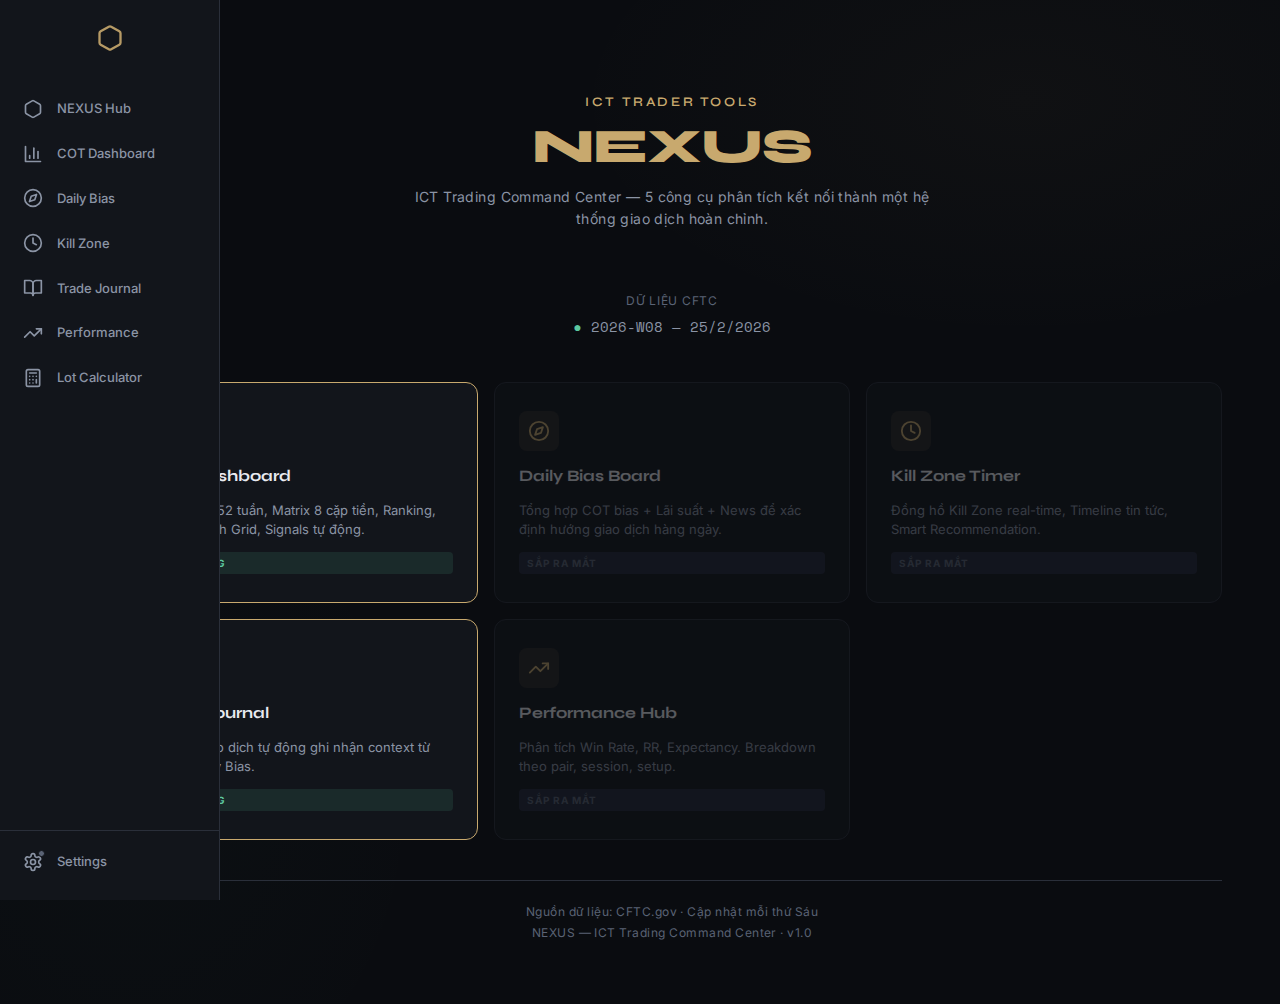
<file: hub.html>
<!DOCTYPE html>
<html lang="vi">
<head>
  <meta charset="UTF-8">
  <meta name="viewport" content="width=device-width, initial-scale=1.0">
  <title>NEXUS — ICT Trading Command Center</title>
  <meta name="description" content="NEXUS: Hệ thống 5 công cụ phân tích trading — COT Dashboard, Daily Bias, Kill Zone Timer, Trade Journal, Performance Hub.">
  <link rel="preconnect" href="https://fonts.googleapis.com">
  <link rel="preconnect" href="https://fonts.gstatic.com" crossorigin>
  <link href="https://fonts.googleapis.com/css2?family=Inter:wght@400;500;600;700&family=Space+Mono:wght@400;700&family=Syne:wght@600;700;800&display=swap" rel="stylesheet">
  <link rel="stylesheet" href="shared/style.css">
  <style>
    /* Hub-specific styles */
    .hub-hero {
      text-align: center;
      padding: 60px 20px 40px;
    }
    .hub-hero .nx-brand { font-size: 13px; }
    .hub-hero .nx-title { font-size: clamp(32px, 5vw, 48px); }
    .hub-hero .nx-subtitle { font-size: 14px; max-width: 520px; margin: 12px auto 0; }

    .hub-tools {
      display: grid;
      grid-template-columns: repeat(auto-fit, minmax(280px, 1fr));
      gap: 16px;
      margin: 24px 0 40px;
    }
    .hub-tool-card {
      background: var(--bg-surface);
      border: 1px solid var(--border);
      border-radius: var(--r-lg);
      padding: 28px 24px;
      text-decoration: none;
      color: var(--text-primary);
      transition: border-color 0.2s, transform 0.15s, box-shadow 0.2s;
      display: flex;
      flex-direction: column;
      gap: 12px;
    }
    .hub-tool-card:hover {
      border-color: var(--border-bright);
      transform: translateY(-2px);
      box-shadow: var(--shadow-card);
    }
    .hub-tool-card.active { border-color: var(--accent); }
    .hub-tool-card.disabled {
      opacity: 0.35;
      cursor: not-allowed;
      pointer-events: none;
    }
    .hub-tool-icon {
      width: 40px;
      height: 40px;
      border-radius: var(--r-md);
      display: flex;
      align-items: center;
      justify-content: center;
      background: var(--accent-dim);
      color: var(--accent);
    }
    .hub-tool-icon svg { width: 22px; height: 22px; }
    .hub-tool-title {
      font-family: var(--font-display);
      font-size: 16px;
      font-weight: 700;
    }
    .hub-tool-desc {
      font-size: 13px;
      color: var(--text-secondary);
      line-height: 1.5;
    }
    .hub-tool-tag {
      display: inline-block;
      font-size: 10px;
      letter-spacing: 0.1em;
      text-transform: uppercase;
      font-weight: 700;
      padding: 3px 8px;
      border-radius: var(--r-sm);
    }
    .hub-tool-tag.ready { color: var(--bull); background: var(--bull-dim); }
    .hub-tool-tag.soon  { color: var(--text-muted); background: var(--bg-hover); }

    .hub-status {
      text-align: center;
      padding: 20px;
      margin-bottom: 20px;
    }
    .hub-status-label {
      font-size: 12px;
      color: var(--text-muted);
      letter-spacing: 0.06em;
      margin-bottom: 6px;
    }
    .hub-status-value {
      font-family: var(--font-mono);
      font-size: 14px;
      color: var(--text-secondary);
    }
    .hub-status-value .fresh { color: var(--bull); }
    .hub-status-value .stale { color: var(--warn); }
  </style>
</head>
<body>
<div class="nx-app">
  <div class="nx-main">
    <div class="nx-content">

      <!-- Hero -->
      <div class="hub-hero">
        <div class="nx-brand">ICT TRADER TOOLS</div>
        <h1 class="nx-title"><span class="hl">NEXUS</span></h1>
        <p class="nx-subtitle">ICT Trading Command Center — 5 công cụ phân tích kết nối thành một hệ thống giao dịch hoàn chỉnh.</p>
      </div>

      <!-- Data Status -->
      <div class="hub-status" id="dataStatus">
        <div class="hub-status-label">DỮ LIỆU CFTC</div>
        <div class="hub-status-value" id="dataStatusValue">Đang kiểm tra...</div>
      </div>

      <!-- Tool Cards -->
      <div class="hub-tools">
        <a href="cot/index.html" class="hub-tool-card active" id="cotCard">
          <div class="hub-tool-icon"></div>
          <div class="hub-tool-title">COT Dashboard</div>
          <div class="hub-tool-desc">COT Index 52 tuần, Matrix 8 cặp tiền, Ranking, Pair Strength Grid, Signals tự động.</div>
          <span class="hub-tool-tag ready">HOẠT ĐỘNG</span>
        </a>

        <div class="hub-tool-card disabled">
          <div class="hub-tool-icon"></div>
          <div class="hub-tool-title">Daily Bias Board</div>
          <div class="hub-tool-desc">Tổng hợp COT bias + Lãi suất + News để xác định hướng giao dịch hàng ngày.</div>
          <span class="hub-tool-tag soon">SẮP RA MẮT</span>
        </div>

        <div class="hub-tool-card disabled">
          <div class="hub-tool-icon"></div>
          <div class="hub-tool-title">Kill Zone Timer</div>
          <div class="hub-tool-desc">Đồng hồ Kill Zone real-time, Timeline tin tức, Smart Recommendation.</div>
          <span class="hub-tool-tag soon">SẮP RA MẮT</span>
        </div>

        <a href="journal/index.html" class="hub-tool-card active">
          <div class="hub-tool-icon"></div>
          <div class="hub-tool-title">Trade Journal</div>
          <div class="hub-tool-desc">Nhật ký giao dịch tự động ghi nhận context từ COT + Daily Bias.</div>
          <span class="hub-tool-tag ready">HOẠT ĐỘNG</span>
        </a>

        <div class="hub-tool-card disabled">
          <div class="hub-tool-icon"></div>
          <div class="hub-tool-title">Performance Hub</div>
          <div class="hub-tool-desc">Phân tích Win Rate, RR, Expectancy. Breakdown theo pair, session, setup.</div>
          <span class="hub-tool-tag soon">SẮP RA MẮT</span>
        </div>
      </div>

      <!-- Footer -->
      <footer class="nx-footer">
        Nguồn dữ liệu: CFTC.gov · Cập nhật mỗi thứ Sáu<br>
        NEXUS — ICT Trading Command Center · v1.0
      </footer>

    </div>
  </div>
</div>

<script src="shared/utils.js"></script>
<script src="shared/store.js"></script>
<script src="shared/crypto.js"></script>
<script src="shared/sync.js"></script>
<script src="shared/nav.js"></script>
<script>
  // Inject icons into tool cards
  const cardIcons = [SVG_ICONS.barChart, SVG_ICONS.compass, SVG_ICONS.clock, SVG_ICONS.bookOpen, SVG_ICONS.trendingUp];
  document.querySelectorAll('.hub-tool-icon').forEach((el, i) => {
    if (cardIcons[i]) el.innerHTML = cardIcons[i];
  });

  // Check data freshness
  (function checkData() {
    const el = document.getElementById('dataStatusValue');
    const cached = Store.get(Store.KEYS.MATRIX_CACHE);
    if (cached && cached.timestamp) {
      const d = new Date(cached.timestamp);
      const age = (Date.now() - d.getTime()) / (1000 * 60 * 60);
      if (age < 168) { // < 7 days
        el.innerHTML = `<span class="fresh">●</span> Tuần ${cached.weekLabel || '?'} — cập nhật ${d.toLocaleDateString('vi-VN')} lúc ${d.toLocaleTimeString('vi-VN', {hour:'2-digit',minute:'2-digit'})}`;
      } else {
        el.innerHTML = `<span class="stale">●</span> Dữ liệu cũ (${Math.floor(age/24)} ngày trước) — Cần cập nhật`;
      }
    } else {
      // Try fetching cot-latest.json
      fetch('data/cot-latest.json').then(r => r.json()).then(data => {
        if (data && data.meta) {
          const d = new Date(data.meta.fetchedAt);
          el.innerHTML = `<span class="fresh">●</span> ${data.meta.weekLabel} — ${d.toLocaleDateString('vi-VN')}`;
        } else {
          el.textContent = 'Chưa có dữ liệu. Vào COT Dashboard để tải.';
        }
      }).catch(() => {
        el.textContent = 'Chưa có dữ liệu. Vào COT Dashboard để tải.';
      });
    }
  })();
</script>
</body>
</html>
</file>
<file: shared/style.css>
/* ═══════════════════════════════════════════════
   NEXUS — ICT Trading Command Center
   Design System v1.0
   ═══════════════════════════════════════════════ */

/* ── TOKENS ─────────────────────────────────── */
:root {
  /* Backgrounds */
  --bg-primary:    #0a0c10;
  --bg-surface:    #12151b;
  --bg-elevated:   #1a1e28;
  --bg-hover:      #222838;

  /* Borders */
  --border:        #2a2f3a;
  --border-bright: #3d4555;

  /* Text */
  --text-primary:   #e8eaf0;
  --text-secondary: #8b94a5;
  --text-muted:     #5a6375;

  /* Brand */
  --accent:        #c8a96e;
  --accent-hover:  #d4b87a;
  --accent-dim:    rgba(200, 169, 110, 0.12);

  /* Semantic */
  --bull:          #5cc8a0;
  --bull-dim:      rgba(92, 200, 160, 0.12);
  --bear:          #e05c5c;
  --bear-dim:      rgba(224, 92, 92, 0.12);
  --warn:          #e0c05c;
  --warn-dim:      rgba(224, 192, 92, 0.10);
  --neutral:       #8899bb;

  /* Typography */
  --font-display:  'Syne', sans-serif;
  --font-mono:     'Space Mono', monospace;
  --font-body:     'Inter', sans-serif;

  /* Layout */
  --sidebar-w:     64px;
  --sidebar-expanded: 220px;
  --content-max:   1100px;

  /* Radius */
  --r-sm: 4px;
  --r-md: 8px;
  --r-lg: 12px;

  /* Shadows */
  --shadow-card:  0 2px 8px rgba(0,0,0,0.3);
  --shadow-modal: 0 20px 60px rgba(0,0,0,0.5);
  --shadow-glow:  0 0 20px rgba(200,169,110,0.08);
}

/* ── RESET ──────────────────────────────────── */
*, *::before, *::after { box-sizing: border-box; margin: 0; padding: 0; }
html { -webkit-font-smoothing: antialiased; -moz-osx-font-smoothing: grayscale; }
body {
  background: var(--bg-primary);
  color: var(--text-primary);
  font-family: var(--font-body);
  font-size: 14px;
  line-height: 1.6;
  min-height: 100vh;
  overflow-x: hidden;
  background-image:
    radial-gradient(ellipse 60% 40% at 80% 10%, rgba(200,169,110,0.03) 0%, transparent 60%),
    radial-gradient(ellipse 40% 60% at 10% 80%, rgba(92,200,160,0.02) 0%, transparent 60%);
}

/* ── LAYOUT ─────────────────────────────────── */
.nx-app {
  display: flex;
  min-height: 100vh;
}
.nx-main {
  flex: 1;
  margin-left: var(--sidebar-w);
  padding: 32px 28px 60px;
  transition: margin-left 0.25s ease;
}
.nx-content {
  max-width: var(--content-max);
  margin: 0 auto;
}

@media (max-width: 768px) {
  .nx-main {
    margin-left: 0;
    padding: 24px 16px 100px;
  }
}

/* ── TYPOGRAPHY ──────────────────────────────── */
.nx-page-header { margin-bottom: 28px; }
.nx-brand {
  font-family: var(--font-display);
  font-size: 11px;
  font-weight: 600;
  letter-spacing: 0.2em;
  text-transform: uppercase;
  color: var(--accent);
  margin-bottom: 6px;
}
.nx-title {
  font-family: var(--font-display);
  font-size: clamp(24px, 4vw, 36px);
  font-weight: 800;
  letter-spacing: -0.02em;
  line-height: 1.15;
}
.nx-title .hl { color: var(--accent); }
.nx-subtitle {
  margin-top: 6px;
  color: var(--text-secondary);
  font-size: 13px;
  letter-spacing: 0.03em;
}

h2.nx-section-title {
  font-family: var(--font-display);
  font-size: 13px;
  font-weight: 700;
  letter-spacing: 0.12em;
  text-transform: uppercase;
  color: var(--text-secondary);
  margin-bottom: 14px;
  display: flex;
  align-items: center;
  gap: 8px;
}
h2.nx-section-title svg { width: 16px; height: 16px; stroke: var(--accent); }

/* ── CARDS ───────────────────────────────────── */
.nx-card {
  background: var(--bg-surface);
  border: 1px solid var(--border);
  border-radius: var(--r-md);
  padding: 20px;
  margin-bottom: 16px;
  transition: border-color 0.2s;
}
.nx-card:hover { border-color: var(--border-bright); }

.nx-card-glass {
  background: rgba(18, 21, 27, 0.7);
  backdrop-filter: blur(12px);
  -webkit-backdrop-filter: blur(12px);
  border: 1px solid rgba(200, 169, 110, 0.15);
  border-radius: var(--r-md);
  padding: 20px;
  margin-bottom: 16px;
  box-shadow: var(--shadow-glow);
}

.nx-card-label {
  font-family: var(--font-display);
  font-size: 11px;
  font-weight: 700;
  letter-spacing: 0.15em;
  text-transform: uppercase;
  color: var(--text-secondary);
  margin-bottom: 12px;
}

/* ── KPI ROW ─────────────────────────────────── */
.nx-kpi-row {
  display: grid;
  grid-template-columns: repeat(auto-fit, minmax(140px, 1fr));
  gap: 12px;
  margin-bottom: 20px;
}
.nx-kpi {
  background: var(--bg-surface);
  border: 1px solid var(--border);
  border-radius: var(--r-md);
  padding: 16px;
  text-align: center;
}
.nx-kpi-value {
  font-family: var(--font-mono);
  font-size: 28px;
  font-weight: 700;
  line-height: 1.1;
}
.nx-kpi-label {
  font-size: 11px;
  letter-spacing: 0.1em;
  text-transform: uppercase;
  color: var(--text-secondary);
  margin-top: 6px;
}

/* ── BUTTONS ─────────────────────────────────── */
.nx-btn {
  display: inline-flex;
  align-items: center;
  gap: 8px;
  font-family: var(--font-display);
  font-weight: 700;
  font-size: 13px;
  letter-spacing: 0.08em;
  text-transform: uppercase;
  padding: 10px 20px;
  border-radius: var(--r-sm);
  border: none;
  cursor: pointer;
  transition: opacity 0.2s, transform 0.1s, background 0.2s;
  text-decoration: none;
}
.nx-btn:active { transform: scale(0.98); }
.nx-btn svg { width: 16px; height: 16px; }

.nx-btn-primary {
  background: var(--accent);
  color: var(--bg-primary);
}
.nx-btn-primary:hover { opacity: 0.88; }

.nx-btn-success {
  background: var(--bull);
  color: var(--bg-primary);
}
.nx-btn-success:hover { opacity: 0.88; }

.nx-btn-outline {
  background: none;
  border: 1px solid var(--border-bright);
  color: var(--text-secondary);
  font-family: var(--font-mono);
  font-size: 12px;
}
.nx-btn-outline:hover { color: var(--text-primary); border-color: var(--text-secondary); }

.nx-btn-ghost {
  background: none;
  border: none;
  color: var(--text-secondary);
  font-family: var(--font-mono);
  font-size: 12px;
  padding: 6px 10px;
}
.nx-btn-ghost:hover { color: var(--text-primary); background: var(--bg-hover); }

.nx-btn:disabled { opacity: 0.35; cursor: not-allowed; pointer-events: none; }

/* ── FORMS ───────────────────────────────────── */
.nx-field { display: flex; flex-direction: column; gap: 5px; }
.nx-label {
  font-size: 12px;
  color: var(--text-secondary);
  letter-spacing: 0.06em;
}
.nx-input, .nx-select {
  background: var(--bg-primary);
  border: 1px solid var(--border-bright);
  color: var(--text-primary);
  font-family: var(--font-mono);
  font-size: 14px;
  padding: 10px 12px;
  border-radius: var(--r-sm);
  outline: none;
  transition: border-color 0.2s;
  width: 100%;
}
.nx-input:focus, .nx-select:focus { border-color: var(--accent); }
.nx-input.error { border-color: var(--bear); background: var(--bear-dim); }
.nx-hint {
  font-size: 11px;
  color: var(--text-muted);
  letter-spacing: 0.03em;
}
.nx-hint.ok { color: var(--bull); }
.nx-hint.error { color: var(--bear); }

/* ── TABLES ──────────────────────────────────── */
.nx-table-wrap { overflow-x: auto; }
.nx-table {
  width: 100%;
  border-collapse: collapse;
  font-size: 13px;
}
.nx-table th {
  padding: 10px 14px;
  text-align: left;
  font-family: var(--font-body);
  font-size: 11px;
  font-weight: 500;
  letter-spacing: 0.1em;
  text-transform: uppercase;
  color: var(--text-secondary);
  border-bottom: 2px solid var(--border-bright);
  white-space: nowrap;
}
.nx-table td {
  padding: 12px 14px;
  border-bottom: 1px solid var(--border);
  vertical-align: middle;
  white-space: nowrap;
}
.nx-table tr:last-child td { border-bottom: none; }
.nx-table tr:hover td { background: rgba(255,255,255,0.015); }

/* ── BADGES ──────────────────────────────────── */
.nx-badge {
  display: inline-block;
  padding: 3px 10px;
  border-radius: var(--r-sm);
  font-size: 10px;
  font-weight: 700;
  letter-spacing: 0.1em;
  text-transform: uppercase;
  white-space: nowrap;
}
.nx-badge-bull { color: var(--bull); background: var(--bull-dim); border: 1px solid rgba(92,200,160,0.2); }
.nx-badge-bear { color: var(--bear); background: var(--bear-dim); border: 1px solid rgba(224,92,92,0.2); }
.nx-badge-warn { color: var(--warn); background: var(--warn-dim); border: 1px solid rgba(224,192,92,0.2); }
.nx-badge-neutral { color: var(--neutral); background: rgba(136,153,187,0.08); border: 1px solid rgba(136,153,187,0.15); }
.nx-badge-accent { color: var(--accent); background: var(--accent-dim); border: 1px solid rgba(200,169,110,0.2); }

/* ── GAUGE ───────────────────────────────────── */
.nx-gauge { margin: 16px 0 12px; }
.nx-gauge-track {
  height: 6px;
  border-radius: 3px;
  position: relative;
  background: linear-gradient(90deg,
    var(--bear) 0%, var(--bear) 10%,
    var(--warn) 25%, var(--warn) 40%,
    var(--neutral) 50%,
    var(--warn) 60%,
    var(--bull) 75%, var(--bull) 90%,
    #3dffc8 100%
  );
}
.nx-gauge-needle {
  position: absolute;
  top: -5px;
  width: 3px;
  height: 16px;
  background: #fff;
  border-radius: 2px;
  transform: translateX(-50%);
  transition: left 0.6s cubic-bezier(0.34, 1.56, 0.64, 1);
  box-shadow: 0 0 8px rgba(255,255,255,0.6);
}
.nx-gauge-labels {
  display: flex;
  justify-content: space-between;
  font-size: 10px;
  color: var(--text-muted);
  margin-top: 4px;
  letter-spacing: 0.04em;
}

/* ── PROGRESS BARS ───────────────────────────── */
.nx-progress {
  height: 4px;
  background: var(--border);
  border-radius: 2px;
  overflow: hidden;
}
.nx-progress-fill {
  height: 100%;
  border-radius: 2px;
  transition: width 0.4s ease;
}

/* ── TOAST ───────────────────────────────────── */
.nx-toast {
  position: fixed;
  bottom: 28px;
  left: 50%;
  transform: translateX(-50%) translateY(20px);
  font-family: var(--font-display);
  font-weight: 700;
  font-size: 13px;
  letter-spacing: 0.06em;
  padding: 10px 22px;
  border-radius: var(--r-sm);
  z-index: 9999;
  pointer-events: none;
  opacity: 0;
  transition: opacity 0.25s, transform 0.25s;
  display: flex;
  align-items: center;
  gap: 8px;
}
.nx-toast.show {
  opacity: 1;
  transform: translateX(-50%) translateY(0);
}
.nx-toast-success { background: var(--bull); color: var(--bg-primary); }
.nx-toast-error   { background: var(--bear); color: #fff; }
.nx-toast-warn    { background: var(--warn); color: var(--bg-primary); }

/* ── GRID HELPERS ────────────────────────────── */
.nx-grid-2 { display: grid; grid-template-columns: 1fr 1fr; gap: 16px; }
.nx-grid-3 { display: grid; grid-template-columns: 1fr 1fr 1fr; gap: 12px; }
@media (max-width: 640px) {
  .nx-grid-2, .nx-grid-3 { grid-template-columns: 1fr; }
}

/* ── DIVIDER ─────────────────────────────────── */
.nx-divider {
  height: 1px;
  background: var(--border);
  margin: 20px 0;
  border: none;
}

/* ── COLLAPSIBLE ─────────────────────────────── */
.nx-collapse-header {
  display: flex;
  align-items: center;
  gap: 8px;
  padding: 14px 0;
  cursor: pointer;
  user-select: none;
  font-family: var(--font-display);
  font-size: 12px;
  font-weight: 700;
  letter-spacing: 0.1em;
  text-transform: uppercase;
  color: var(--text-secondary);
  transition: color 0.15s;
}
.nx-collapse-header:hover { color: var(--text-primary); }
.nx-collapse-header svg {
  width: 14px;
  height: 14px;
  transition: transform 0.2s;
}
.nx-collapse-header.open svg { transform: rotate(90deg); }
.nx-collapse-body {
  display: none;
  padding-bottom: 12px;
}
.nx-collapse-body.open { display: block; }

/* ── MODAL OVERLAY ───────────────────────────── */
.nx-overlay {
  position: fixed;
  inset: 0;
  z-index: 900;
  background: rgba(0,0,0,0.72);
  backdrop-filter: blur(4px);
  display: flex;
  align-items: center;
  justify-content: center;
  opacity: 0;
  pointer-events: none;
  transition: opacity 0.2s;
}
.nx-overlay.show { opacity: 1; pointer-events: auto; }

.nx-modal {
  background: var(--bg-surface);
  border: 1px solid var(--border-bright);
  border-radius: var(--r-lg);
  width: 92%;
  max-width: 720px;
  max-height: 88vh;
  display: flex;
  flex-direction: column;
  overflow: hidden;
  box-shadow: var(--shadow-modal);
}

/* ── FOOTER ──────────────────────────────────── */
.nx-footer {
  margin-top: 40px;
  font-size: 12px;
  color: var(--text-muted);
  letter-spacing: 0.04em;
  text-align: center;
  border-top: 1px solid var(--border);
  padding-top: 20px;
  line-height: 1.8;
}

/* ── SCROLL BAR ──────────────────────────────── */
::-webkit-scrollbar { width: 6px; height: 6px; }
::-webkit-scrollbar-track { background: transparent; }
::-webkit-scrollbar-thumb { background: var(--border-bright); border-radius: 3px; }
::-webkit-scrollbar-thumb:hover { background: var(--text-muted); }

/* ── ANIMATIONS ──────────────────────────────── */
@keyframes nx-fade-in {
  from { opacity: 0; transform: translateY(8px); }
  to   { opacity: 1; transform: translateY(0); }
}
@keyframes nx-pulse {
  0%, 100% { opacity: 1; }
  50%      { opacity: 0.5; }
}
.nx-animate-in { animation: nx-fade-in 0.3s ease forwards; }
.nx-pulse { animation: nx-pulse 2s ease-in-out infinite; }
</file>
